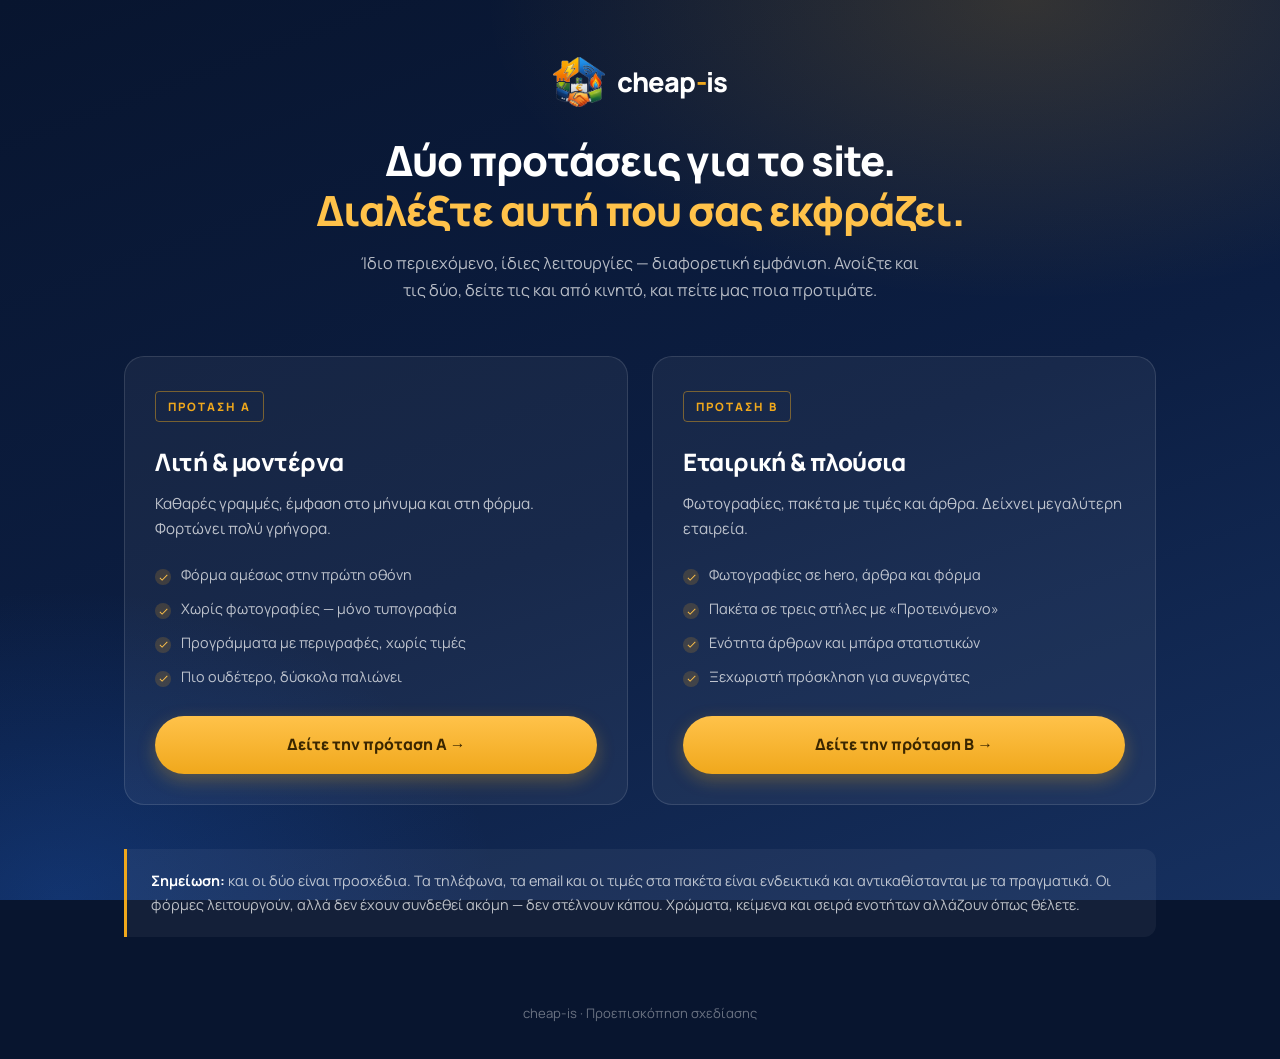
<file: index.html>
<!DOCTYPE html>
<html lang="el">
<head>
<meta charset="UTF-8">
<meta name="viewport" content="width=device-width, initial-scale=1">
<meta name="robots" content="noindex,nofollow">
<title>cheap-is — Δύο προτάσεις σχεδίασης</title>
<meta name="description" content="Δύο προτάσεις σχεδίασης για την ιστοσελίδα cheap-is. Δείτε και τις δύο και επιλέξτε.">
<meta property="og:type" content="website">
<meta property="og:site_name" content="cheap-is">
<meta property="og:locale" content="el_GR">
<meta property="og:title" content="cheap-is — Δύο προτάσεις σχεδίασης">
<meta property="og:description" content="Δείτε και τις δύο προτάσεις για την ιστοσελίδα και πείτε μας ποια σας εκφράζει.">
<meta property="og:image" content="assets/og-image.jpg">
<meta name="theme-color" content="#08152F">
<link rel="icon" href="assets/favicon-64.png" type="image/png">
<link rel="apple-touch-icon" href="assets/favicon.png">
<link rel="stylesheet" href="fonts.css">
<style>
  :root{
    --navy-900:#08152F; --navy-800:#0C1E42; --navy-700:#16305F;
    --ink:#14213D; --body:#4A5568; --muted:#8FA0BC;
    --gold:#F0A81C; --gold-2:#FFC24A; --line:#E4E9F2;
  }
  *{box-sizing:border-box;margin:0;padding:0}
  body{
    font-family:'Manrope',-apple-system,'Segoe UI',sans-serif;
    background:var(--navy-900);color:rgba(255,255,255,.72);
    line-height:1.65;min-height:100vh;display:flex;flex-direction:column;
    -webkit-font-smoothing:antialiased;position:relative;overflow-x:hidden;
  }
  body:before{
    content:"";position:fixed;inset:0;z-index:0;
    background:
      radial-gradient(900px 500px at 80% 0%, rgba(240,168,28,.18), transparent 60%),
      radial-gradient(700px 500px at 5% 100%, rgba(30,107,230,.24), transparent 62%),
      linear-gradient(160deg,#08152F 0%,#0C1E42 55%,#16305F 100%);
  }
  .wrap{position:relative;z-index:1;width:100%;max-width:1080px;margin:0 auto;padding:56px 24px 40px;flex:1}
  header{text-align:center;margin-bottom:52px}
  .brand{display:inline-flex;align-items:center;gap:12px;margin-bottom:28px}
  .brand img{width:52px;height:52px;object-fit:contain}
  .brand span{font-size:1.7rem;font-weight:800;color:#fff;letter-spacing:-.035em}
  .brand i{color:var(--gold);font-style:normal}
  h1{
    font-size:clamp(1.7rem,4vw,2.6rem);color:#fff;font-weight:800;
    letter-spacing:-.025em;line-height:1.2;margin-bottom:14px;
  }
  h1 em{font-style:normal;color:var(--gold-2)}
  .sub{font-size:1.02rem;max-width:56ch;margin:0 auto;color:rgba(255,255,255,.7)}
  .cards{display:grid;grid-template-columns:1fr 1fr;gap:24px}
  .card{
    background:rgba(255,255,255,.05);border:1px solid rgba(255,255,255,.12);
    border-radius:20px;padding:34px 30px 30px;display:flex;flex-direction:column;
    transition:.3s;text-align:left;
  }
  .card:hover{background:rgba(255,255,255,.09);border-color:rgba(240,168,28,.5);transform:translateY(-4px)}
  .tag{
    display:inline-block;align-self:flex-start;font-size:.72rem;font-weight:800;
    letter-spacing:.18em;text-transform:uppercase;color:var(--gold);
    border:1px solid rgba(240,168,28,.45);border-radius:4px;padding:5px 12px;margin-bottom:20px;
  }
  .card h2{font-size:1.5rem;color:#fff;font-weight:800;letter-spacing:-.02em;margin-bottom:10px}
  .card > p{font-size:.95rem;margin-bottom:22px}
  ul{list-style:none;display:grid;gap:10px;margin-bottom:28px}
  li{position:relative;padding-left:26px;font-size:.9rem;color:rgba(255,255,255,.72)}
  li:before{
    content:"";position:absolute;left:0;top:6px;width:16px;height:16px;border-radius:50%;
    background:rgba(240,168,28,.18);
    background-image:url("data:image/svg+xml;utf8,<svg xmlns='http://www.w3.org/2000/svg' viewBox='0 0 24 24' fill='%23FFC24A'><path d='M9 16.2 4.8 12l-1.4 1.4L9 19 21 7l-1.4-1.4z'/></svg>");
    background-size:11px;background-repeat:no-repeat;background-position:center;
  }
  .btn{
    margin-top:auto;display:flex;align-items:center;justify-content:center;gap:9px;
    background:linear-gradient(180deg,var(--gold-2),var(--gold));color:#3A2600;
    font-weight:800;font-size:.98rem;padding:16px 24px;border-radius:99px;
    text-decoration:none;transition:.25s;box-shadow:0 6px 18px rgba(240,168,28,.3);
  }
  .btn:hover{transform:translateY(-2px);box-shadow:0 12px 28px rgba(240,168,28,.45)}
  .note{
    margin-top:44px;background:rgba(255,255,255,.05);border-left:3px solid var(--gold);
    border-radius:0 12px 12px 0;padding:20px 24px;font-size:.9rem;
  }
  .note b{color:#fff}
  footer{
    position:relative;z-index:1;text-align:center;padding:26px 24px 34px;
    font-size:.82rem;color:rgba(255,255,255,.4);
  }
  @media (max-width:760px){
    .cards{grid-template-columns:1fr}
    .wrap{padding:40px 20px 30px}
    header{margin-bottom:36px}
  }
</style>
</head>
<body>

<div class="wrap">
  <header>
    <div class="brand">
      <img src="assets/mark.png" alt="">
      <span>cheap<i>-</i>is</span>
    </div>
    <h1>Δύο προτάσεις για το site.<br><em>Διαλέξτε αυτή που σας εκφράζει.</em></h1>
    <p class="sub">
      Ίδιο περιεχόμενο, ίδιες λειτουργίες — διαφορετική εμφάνιση.
      Ανοίξτε και τις δύο, δείτε τις και από κινητό, και πείτε μας ποια προτιμάτε.
    </p>
  </header>

  <div class="cards">
    <article class="card">
      <span class="tag">Πρόταση Α</span>
      <h2>Λιτή &amp; μοντέρνα</h2>
      <p>Καθαρές γραμμές, έμφαση στο μήνυμα και στη φόρμα. Φορτώνει πολύ γρήγορα.</p>
      <ul>
        <li>Φόρμα αμέσως στην πρώτη οθόνη</li>
        <li>Χωρίς φωτογραφίες — μόνο τυπογραφία</li>
        <li>Προγράμματα με περιγραφές, χωρίς τιμές</li>
        <li>Πιο ουδέτερο, δύσκολα παλιώνει</li>
      </ul>
      <a class="btn" href="a/">Δείτε την πρόταση Α →</a>
    </article>

    <article class="card">
      <span class="tag">Πρόταση Β</span>
      <h2>Εταιρική &amp; πλούσια</h2>
      <p>Φωτογραφίες, πακέτα με τιμές και άρθρα. Δείχνει μεγαλύτερη εταιρεία.</p>
      <ul>
        <li>Φωτογραφίες σε hero, άρθρα και φόρμα</li>
        <li>Πακέτα σε τρεις στήλες με «Προτεινόμενο»</li>
        <li>Ενότητα άρθρων και μπάρα στατιστικών</li>
        <li>Ξεχωριστή πρόσκληση για συνεργάτες</li>
      </ul>
      <a class="btn" href="b/">Δείτε την πρόταση Β →</a>
    </article>
  </div>

  <div class="note">
    <b>Σημείωση:</b> και οι δύο είναι προσχέδια. Τα τηλέφωνα, τα email και οι τιμές
    στα πακέτα είναι ενδεικτικά και αντικαθίστανται με τα πραγματικά. Οι φόρμες
    λειτουργούν, αλλά δεν έχουν συνδεθεί ακόμη — δεν στέλνουν κάπου. Χρώματα,
    κείμενα και σειρά ενοτήτων αλλάζουν όπως θέλετε.
  </div>
</div>

<footer>cheap-is · Προεπισκόπηση σχεδίασης</footer>

</body>
</html>
</file>
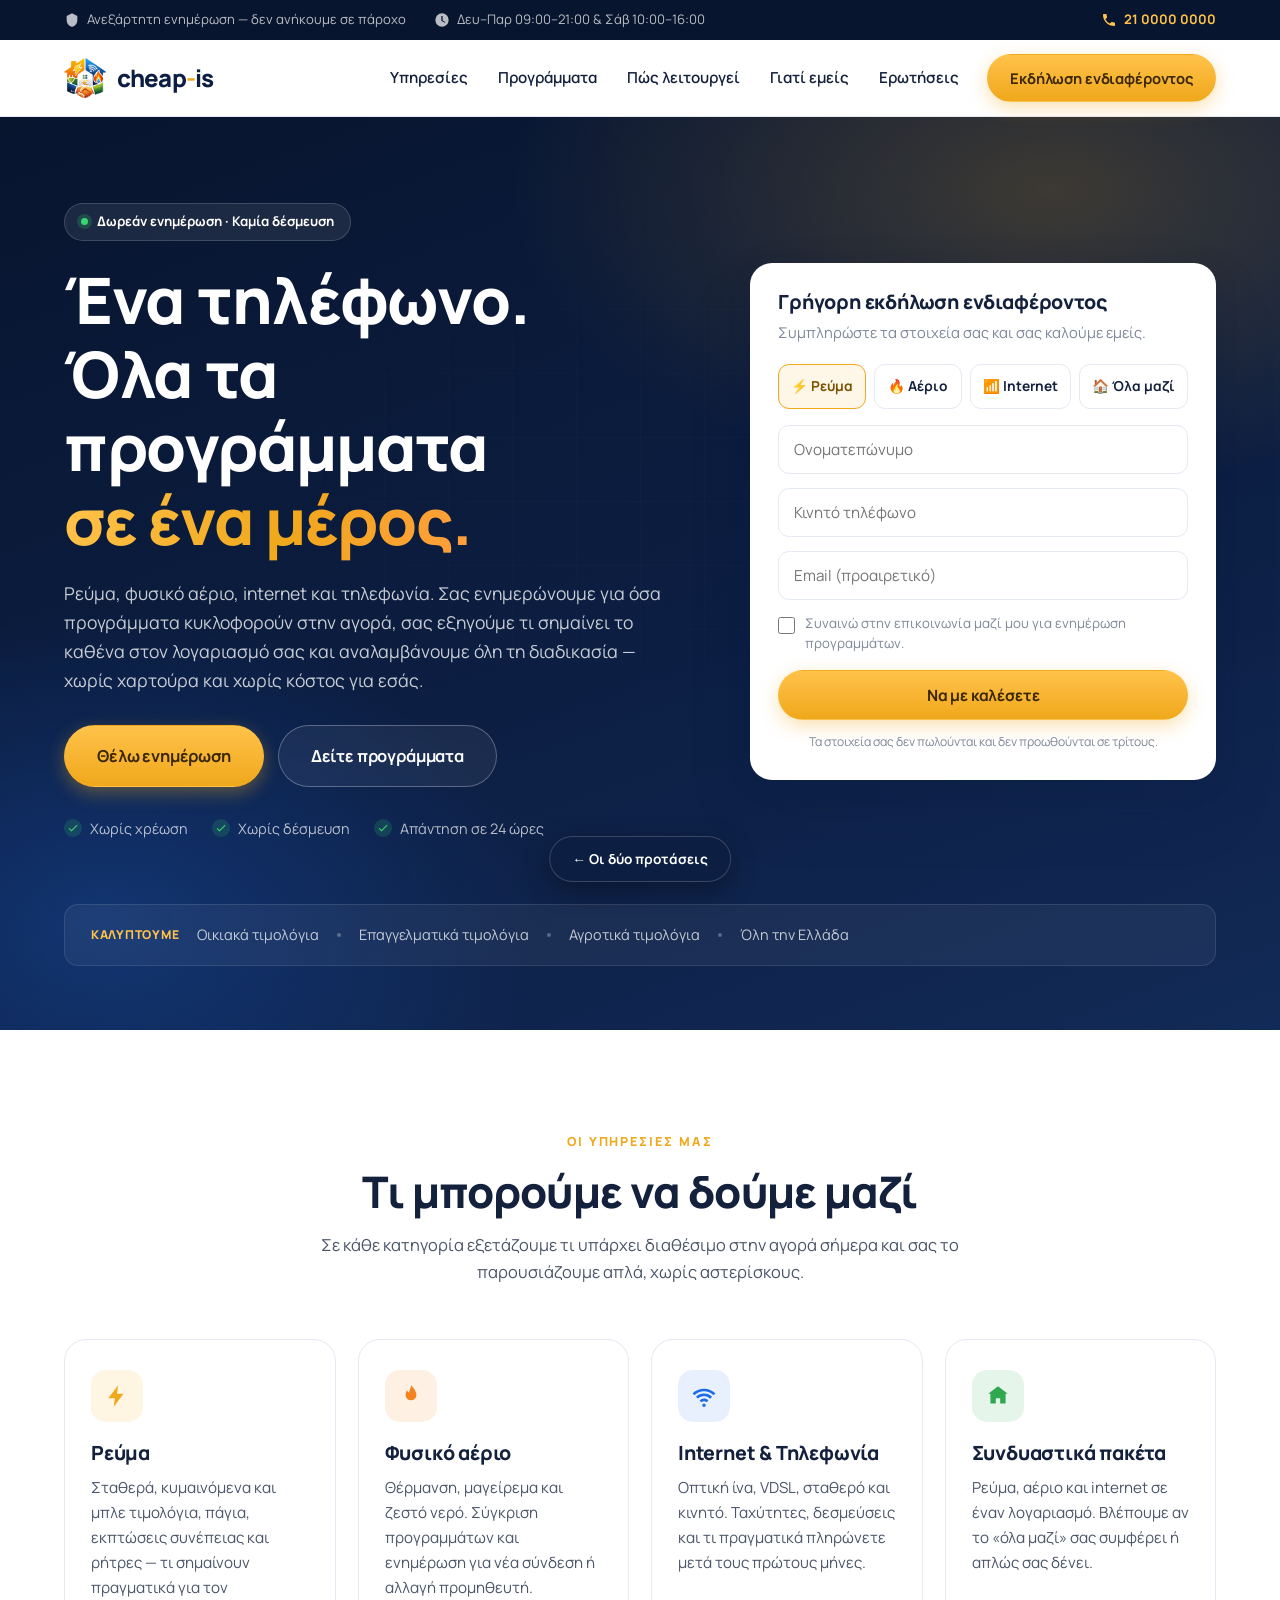
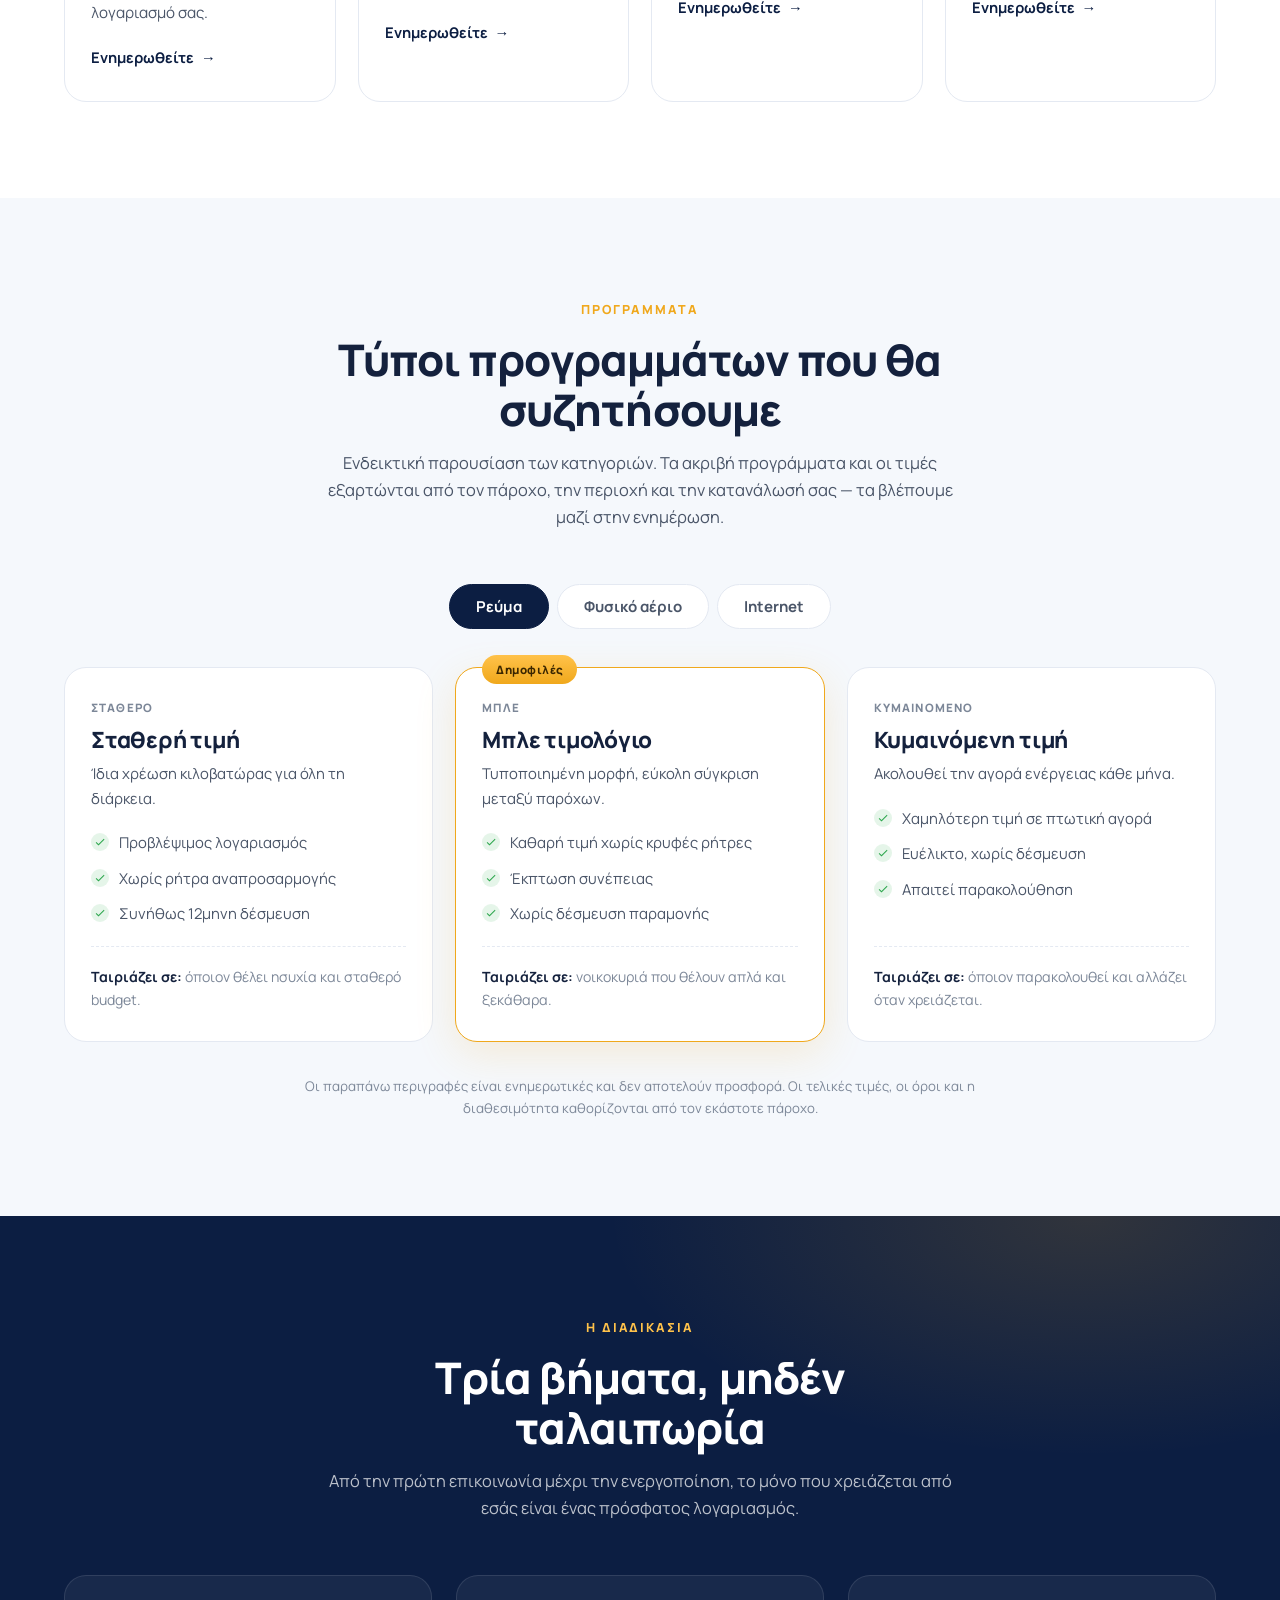
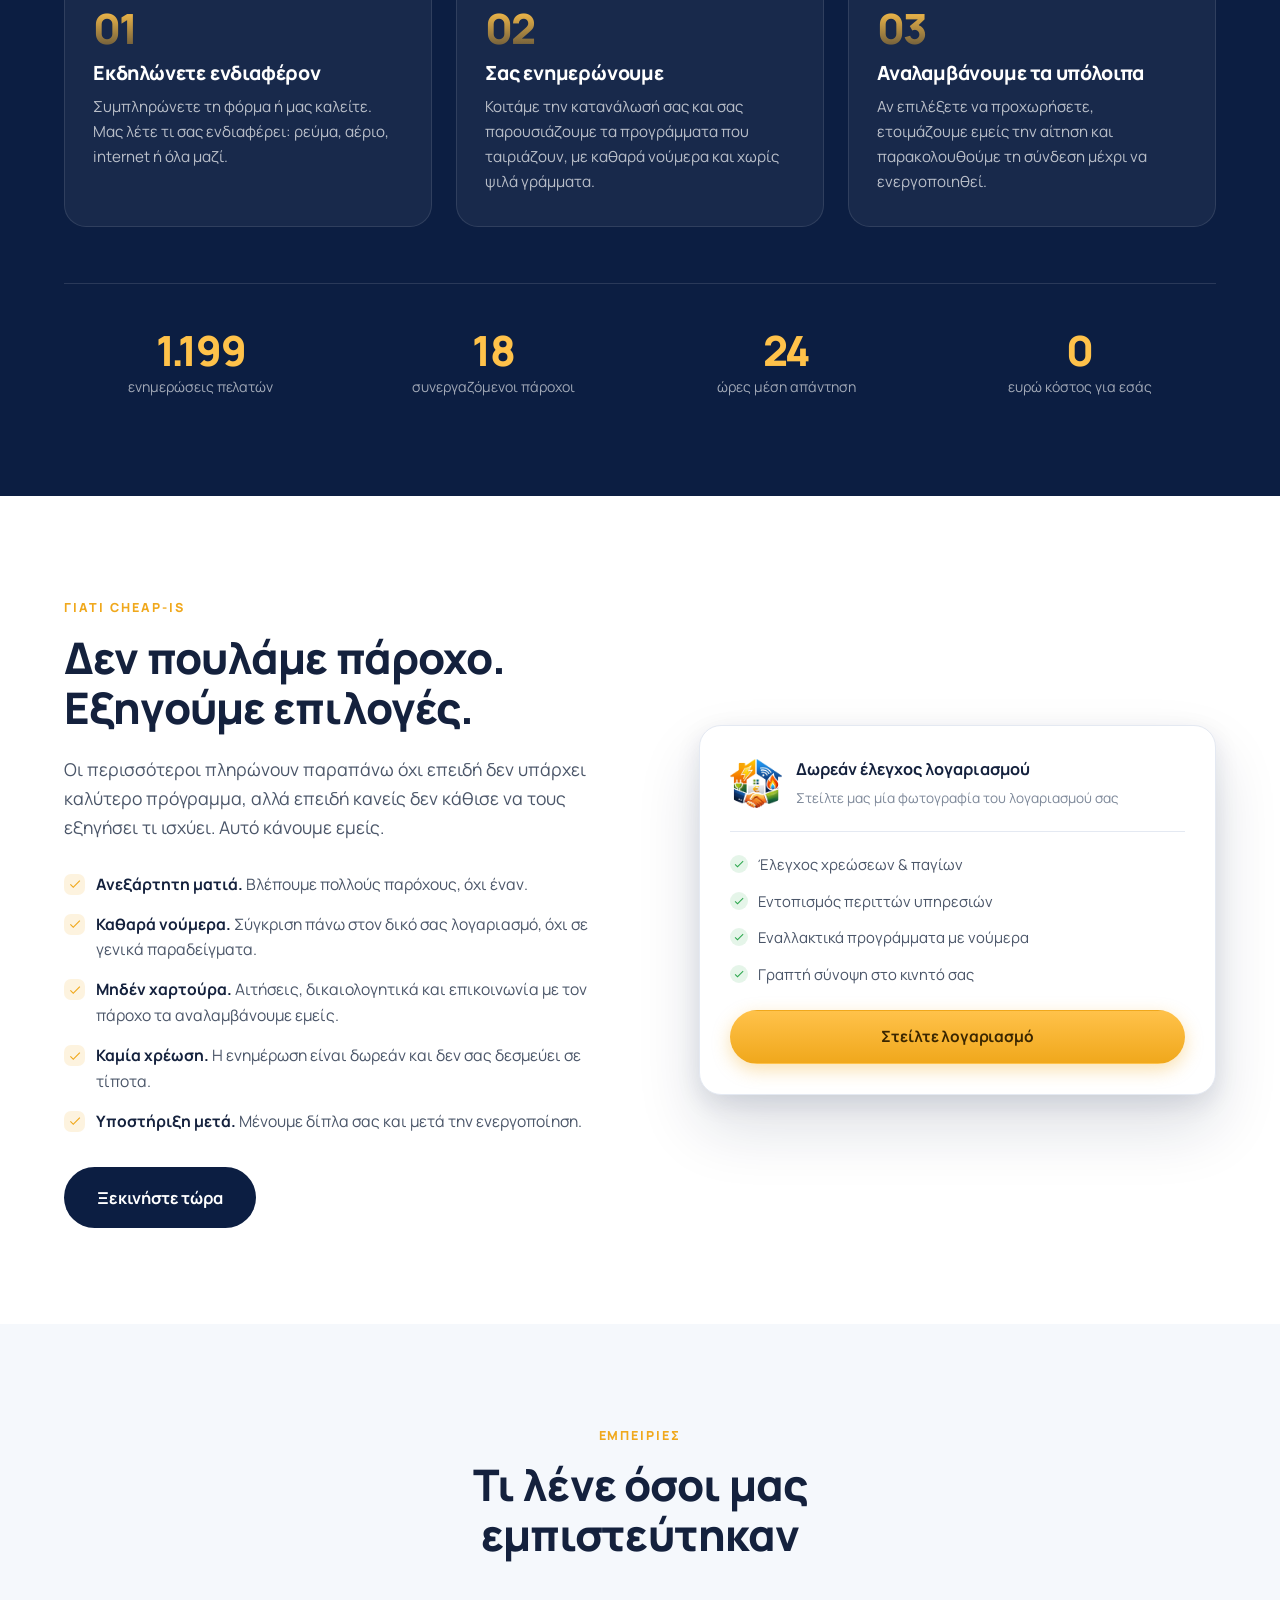
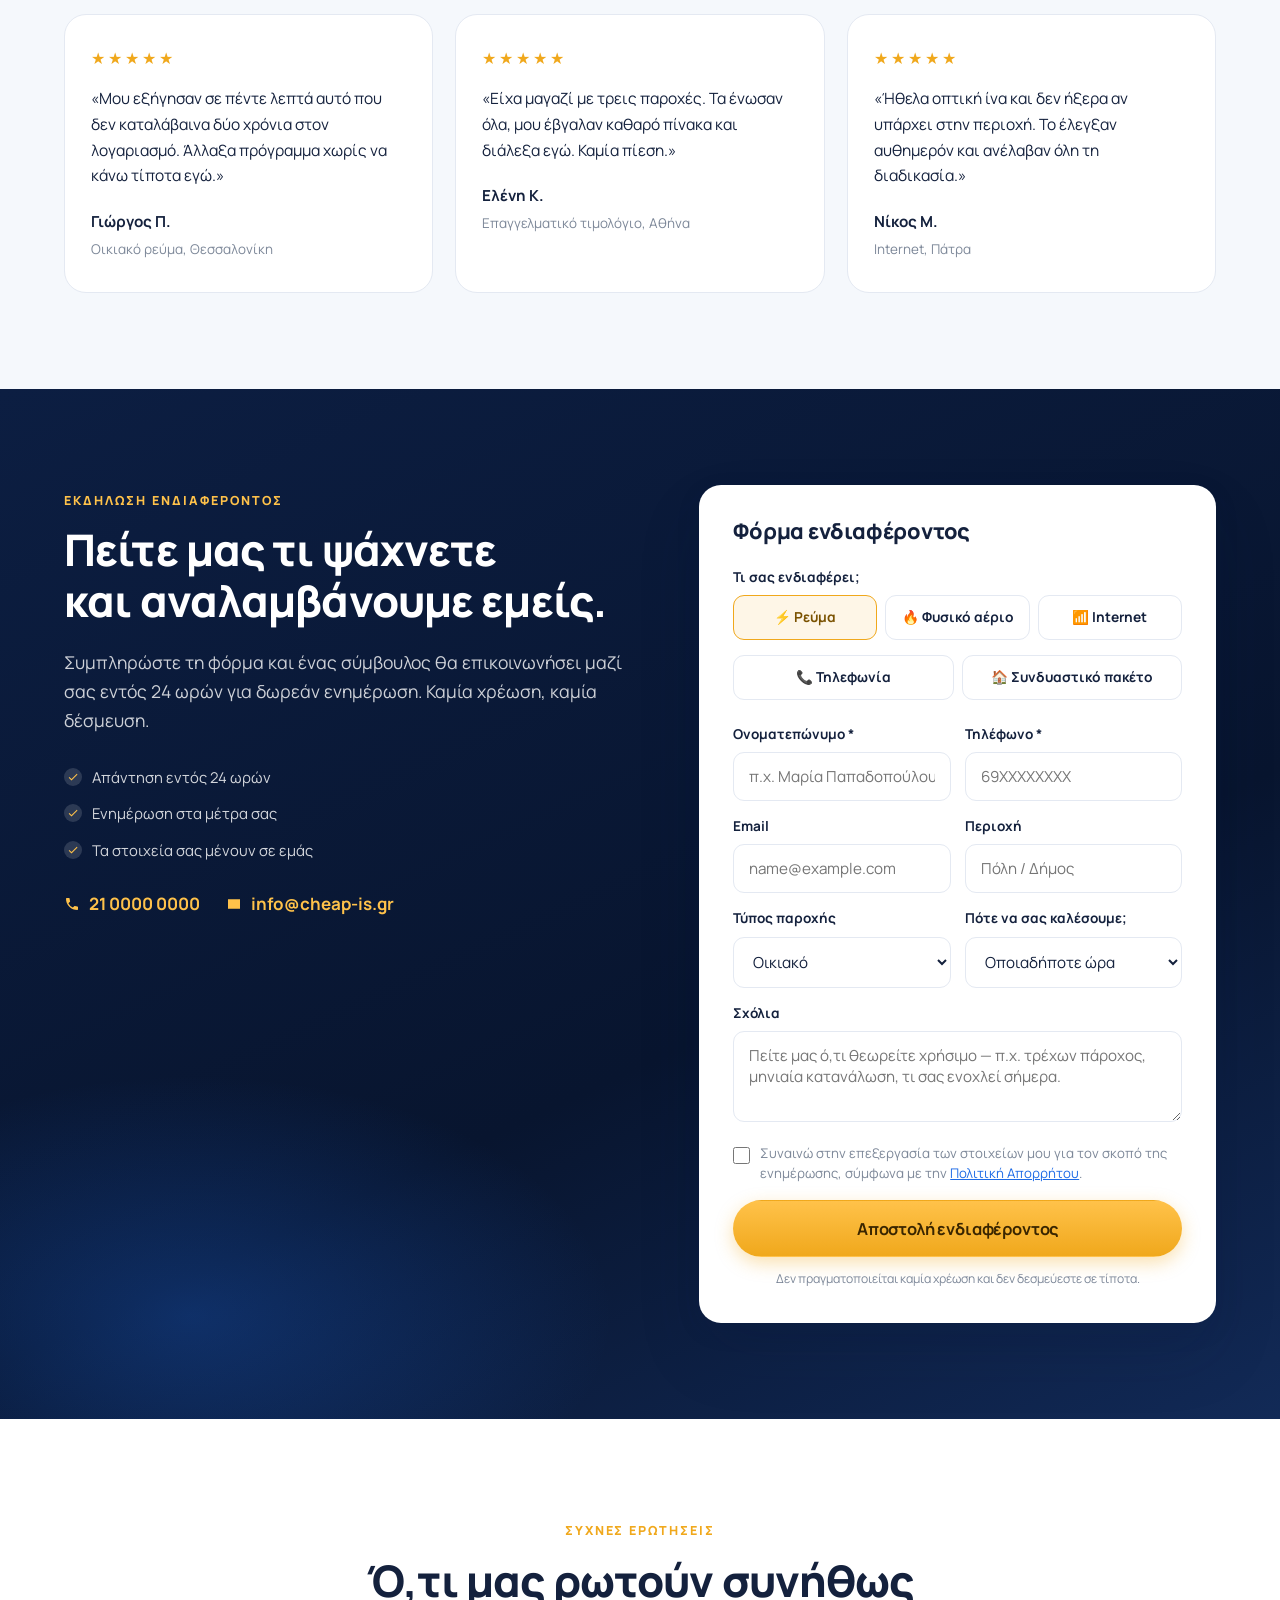
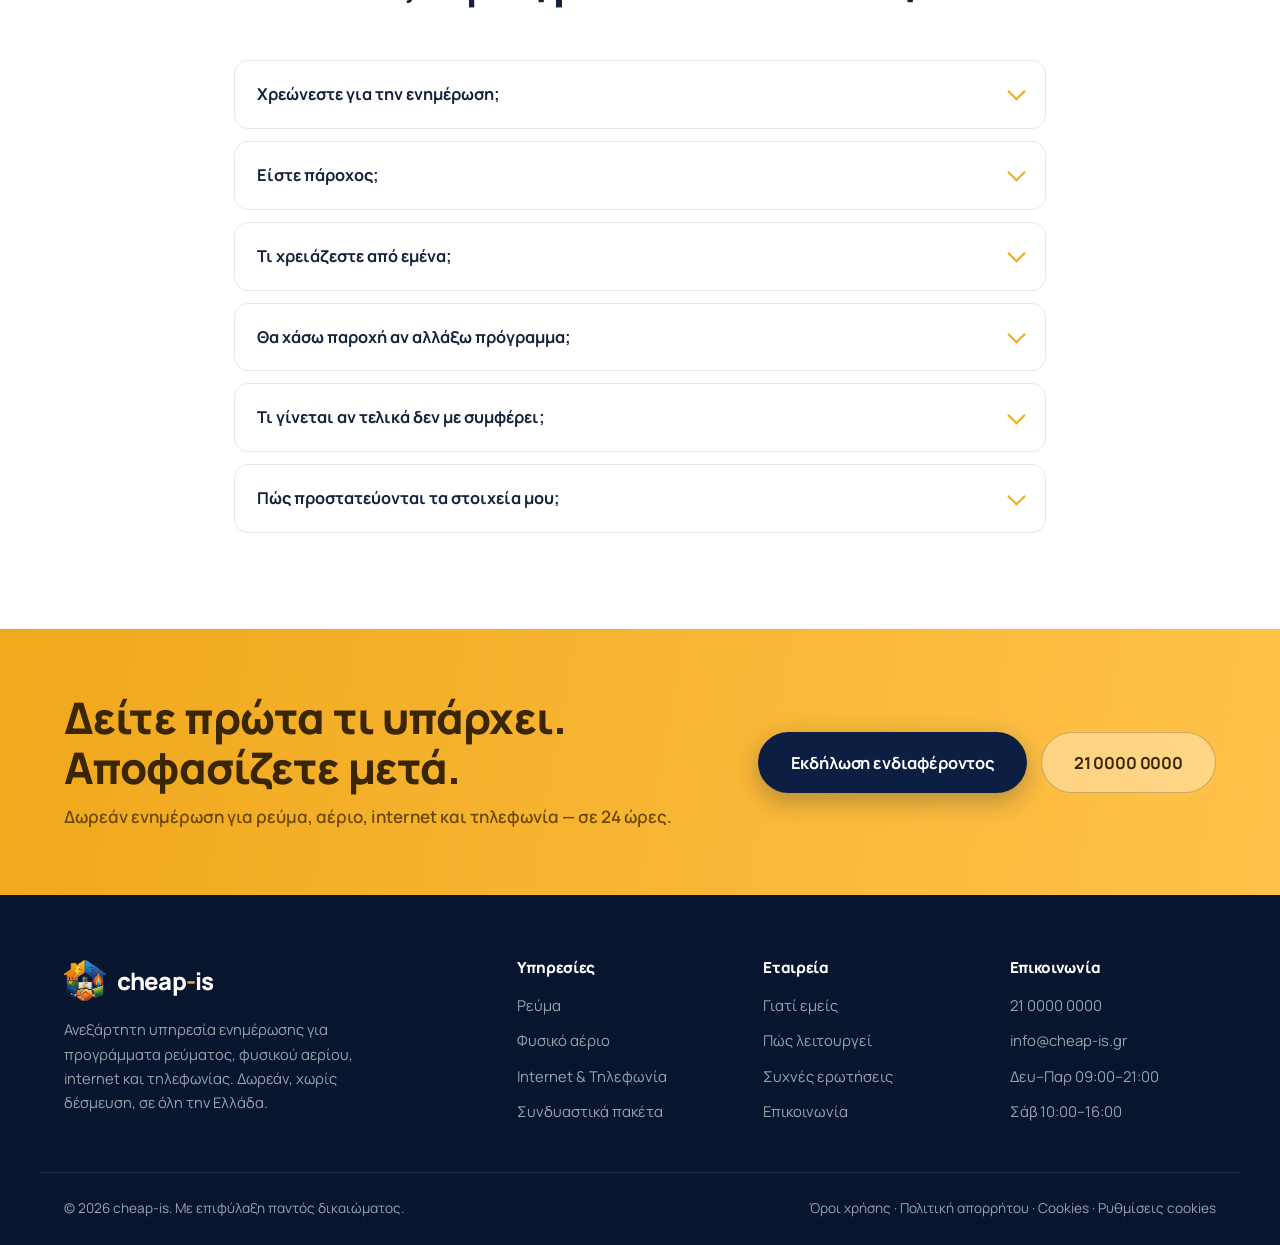
<file: a/index.html>
<!DOCTYPE html>
<html lang="el">
<head>
<meta charset="UTF-8">
<meta name="robots" content="noindex,nofollow">
<meta name="viewport" content="width=device-width, initial-scale=1">
<title>cheap-is | Ενημέρωση προγραμμάτων ρεύματος, αερίου &amp; internet</title>
<meta name="description" content="Η cheap-is σας ενημερώνει για τα διαθέσιμα προγράμματα ρεύματος, φυσικού αερίου, internet και τηλεφωνίας και αναλαμβάνει όλη τη διαδικασία. Δωρεάν ενημέρωση, χωρίς καμία δέσμευση.">
<!-- Προεπισκόπηση σε WhatsApp, Viber, Messenger, Facebook, X, LinkedIn, Telegram, iMessage -->
<meta property="og:type" content="website">
<meta property="og:site_name" content="cheap-is">
<meta property="og:locale" content="el_GR">
<meta property="og:url" content="https://cheap-is.gr/">
<meta property="og:title" content="cheap-is | Ρεύμα, αέριο & internet — όλα τα προγράμματα σε ένα μέρος">
<meta property="og:description" content="Δωρεάν ενημέρωση για προγράμματα ρεύματος, φυσικού αερίου, internet και τηλεφωνίας. Χωρίς δέσμευση, χωρίς χρέωση, απάντηση σε 24 ώρες.">
<meta property="og:image" content="https://cheap-is.gr/assets/og-image.jpg">
<meta property="og:image:width" content="1200">
<meta property="og:image:height" content="630">
<meta property="og:image:alt" content="cheap-is — ρεύμα, αέριο, internet σε ένα μέρος">
<meta name="twitter:card" content="summary_large_image">
<meta name="twitter:title" content="cheap-is | Ρεύμα, αέριο & internet — όλα τα προγράμματα σε ένα μέρος">
<meta name="twitter:description" content="Δωρεάν ενημέρωση για προγράμματα ρεύματος, φυσικού αερίου, internet και τηλεφωνίας. Χωρίς δέσμευση, χωρίς χρέωση, απάντηση σε 24 ώρες.">
<meta name="twitter:image" content="https://cheap-is.gr/assets/og-image.jpg">
<meta name="theme-color" content="#08152F">
<link rel="canonical" href="https://cheap-is.gr/">
<link rel="apple-touch-icon" href="assets/favicon.png">
<link rel="icon" href="assets/favicon-64.png" type="image/png">
<link rel="stylesheet" href="fonts.css">
<link rel="stylesheet" href="styles.css">
</head>
<body>

<!-- ===== TOP BAR ===== -->
<div class="topbar">
  <div class="container topbar__in">
    <span class="topbar__item"><svg class="ic" viewBox="0 0 24 24"><path d="M12 2 4 6v6c0 5 3.4 9.4 8 10 4.6-.6 8-5 8-10V6l-8-4Z"/></svg> Ανεξάρτητη ενημέρωση — δεν ανήκουμε σε πάροχο</span>
    <span class="topbar__item topbar__item--hide"><svg class="ic" viewBox="0 0 24 24"><path d="M12 2a10 10 0 1 0 0 20 10 10 0 0 0 0-20Zm1 10.6 4 2.3-.8 1.4-5.2-3V6h2v6.6Z"/></svg> Δευ–Παρ 09:00–21:00 &amp; Σάβ 10:00–16:00</span>
    <a class="topbar__phone" href="tel:+302100000000"><svg class="ic" viewBox="0 0 24 24"><path d="M6.6 10.8a15 15 0 0 0 6.6 6.6l2.2-2.2c.3-.3.7-.4 1-.2 1.2.4 2.4.6 3.6.6.6 0 1 .4 1 1V20c0 .6-.4 1-1 1A17 17 0 0 1 3 4c0-.6.4-1 1-1h3.5c.6 0 1 .4 1 1 0 1.3.2 2.5.6 3.6.1.4 0 .8-.2 1l-2.3 2.2Z"/></svg> 21 0000 0000</a>
  </div>
</div>

<!-- ===== HEADER ===== -->
<header class="header" id="header">
  <div class="container header__in">
    <a href="#" class="brand" aria-label="cheap-is αρχική">
      <img src="assets/mark.png" alt="" class="brand__mark">
      <span class="brand__text">cheap<span class="brand__dash">-</span>is</span>
    </a>

    <nav class="nav" id="nav">
      <a href="#ypiresies">Υπηρεσίες</a>
      <a href="#programmata">Προγράμματα</a>
      <a href="#pws">Πώς λειτουργεί</a>
      <a href="#giati">Γιατί εμείς</a>
      <a href="#faq">Ερωτήσεις</a>
      <a href="#endiaferon" class="btn btn--gold nav__cta">Εκδήλωση ενδιαφέροντος</a>
    </nav>

    <a href="#endiaferon" class="btn btn--gold header__cta">Εκδήλωση ενδιαφέροντος</a>
    <button class="burger" id="burger" aria-label="Μενού" aria-expanded="false"><span></span><span></span><span></span></button>
  </div>
</header>

<!-- ===== HERO ===== -->
<section class="hero">
  <div class="hero__bg" aria-hidden="true"></div>
  <div class="container hero__in">
    <div class="hero__copy reveal">
      <span class="eyebrow"><i></i> Δωρεάν ενημέρωση · Καμία δέσμευση</span>
      <h1>Ένα τηλέφωνο.<br>Όλα τα προγράμματα<br><span class="grad">σε ένα μέρος.</span></h1>
      <p class="lead">
        Ρεύμα, φυσικό αέριο, internet και τηλεφωνία. Σας ενημερώνουμε για όσα προγράμματα
        κυκλοφορούν στην αγορά, σας εξηγούμε τι σημαίνει το καθένα στον λογαριασμό σας
        και αναλαμβάνουμε όλη τη διαδικασία — χωρίς χαρτούρα και χωρίς κόστος για εσάς.
      </p>
      <div class="hero__cta">
        <a href="#endiaferon" class="btn btn--gold btn--lg">Θέλω ενημέρωση</a>
        <a href="#programmata" class="btn btn--ghost btn--lg">Δείτε προγράμματα</a>
      </div>
      <ul class="hero__ticks">
        <li>Χωρίς χρέωση</li>
        <li>Χωρίς δέσμευση</li>
        <li>Απάντηση σε 24 ώρες</li>
      </ul>
    </div>

    <aside class="hero__card reveal" style="--d:.15s">
      <div class="qcard">
        <div class="qcard__head">
          <h3>Γρήγορη εκδήλωση ενδιαφέροντος</h3>
          <p>Συμπληρώστε τα στοιχεία σας και σας καλούμε εμείς.</p>
        </div>
        <form class="qcard__form" data-lead-form data-form-id="hero">
          <div class="chips" role="group" aria-label="Κατηγορία">
            <label class="chip"><input type="radio" name="katigoria" value="Ρεύμα" checked><span>⚡ Ρεύμα</span></label>
            <label class="chip"><input type="radio" name="katigoria" value="Φυσικό αέριο"><span>🔥 Αέριο</span></label>
            <label class="chip"><input type="radio" name="katigoria" value="Internet &amp; Τηλεφωνία"><span>📶 Internet</span></label>
            <label class="chip"><input type="radio" name="katigoria" value="Συνδυαστικό πακέτο"><span>🏠 Όλα μαζί</span></label>
          </div>
          <div class="field"><input type="text" name="onoma" placeholder="Ονοματεπώνυμο" required autocomplete="name"></div>
          <div class="field"><input type="tel" name="tilefono" placeholder="Κινητό τηλέφωνο" required autocomplete="tel" inputmode="tel"></div>
          <div class="field"><input type="email" name="email" placeholder="Email (προαιρετικό)" autocomplete="email"></div>
          <div class="hp" aria-hidden="true"><label>Website<input type="text" name="website" tabindex="-1" autocomplete="off"></label></div>
          <label class="consent">
            <input type="checkbox" name="synainesi" required>
            <span>Συναινώ στην επικοινωνία μαζί μου για ενημέρωση προγραμμάτων.</span>
          </label>
          <button type="submit" class="btn btn--gold btn--block">Να με καλέσετε</button>
          <p class="qcard__note">Τα στοιχεία σας δεν πωλούνται και δεν προωθούνται σε τρίτους.</p>
        </form>
      </div>
    </aside>
  </div>

  <div class="container">
    <div class="trustbar reveal">
      <span class="trustbar__label">Καλύπτουμε</span>
      <span class="trustbar__item">Οικιακά τιμολόγια</span>
      <span class="trustbar__dot"></span>
      <span class="trustbar__item">Επαγγελματικά τιμολόγια</span>
      <span class="trustbar__dot"></span>
      <span class="trustbar__item">Αγροτικά τιμολόγια</span>
      <span class="trustbar__dot"></span>
      <span class="trustbar__item">Όλη την Ελλάδα</span>
    </div>
  </div>
</section>

<!-- ===== ΥΠΗΡΕΣΙΕΣ ===== -->
<section class="section" id="ypiresies">
  <div class="container">
    <div class="sec-head reveal">
      <span class="kicker">Οι υπηρεσίες μας</span>
      <h2>Τι μπορούμε να δούμε μαζί</h2>
      <p>Σε κάθε κατηγορία εξετάζουμε τι υπάρχει διαθέσιμο στην αγορά σήμερα και σας το παρουσιάζουμε απλά, χωρίς αστερίσκους.</p>
    </div>

    <div class="grid grid--4">
      <article class="scard reveal">
        <div class="scard__ic scard__ic--amber"><svg viewBox="0 0 24 24"><path d="M13 2 4 14h6l-1 8 9-12h-6l1-8Z"/></svg></div>
        <h3>Ρεύμα</h3>
        <p>Σταθερά, κυμαινόμενα και μπλε τιμολόγια, πάγια, εκπτώσεις συνέπειας και ρήτρες — τι σημαίνουν πραγματικά για τον λογαριασμό σας.</p>
        <a href="#endiaferon" class="link">Ενημερωθείτε <span>→</span></a>
      </article>

      <article class="scard reveal" style="--d:.06s">
        <div class="scard__ic scard__ic--orange"><svg viewBox="0 0 24 24"><path d="M12 2s5 4.5 5 9a5 5 0 0 1-10 0c0-1.6.6-3 1.4-4.2.3 1.2 1 2 2 2.2C10 7 12 5 12 2Z"/></svg></div>
        <h3>Φυσικό αέριο</h3>
        <p>Θέρμανση, μαγείρεμα και ζεστό νερό. Σύγκριση προγραμμάτων και ενημέρωση για νέα σύνδεση ή αλλαγή προμηθευτή.</p>
        <a href="#endiaferon" class="link">Ενημερωθείτε <span>→</span></a>
      </article>

      <article class="scard reveal" style="--d:.12s">
        <div class="scard__ic scard__ic--blue"><svg viewBox="0 0 24 24"><path d="M12 19a1.6 1.6 0 1 0 0 3.2A1.6 1.6 0 0 0 12 19Zm0-4.6c1.6 0 3 .6 4.1 1.7l-1.7 1.7A3.4 3.4 0 0 0 12 16.8c-.9 0-1.8.4-2.4 1l-1.7-1.7A5.8 5.8 0 0 1 12 14.4Zm0-4.6c2.8 0 5.4 1.1 7.4 3l-1.7 1.7A8 8 0 0 0 12 12a8 8 0 0 0-5.7 2.4L4.6 12.8a10.4 10.4 0 0 1 7.4-3Zm0-4.6c4.1 0 7.8 1.7 10.5 4.3l-1.7 1.7A12.7 12.7 0 0 0 12 7.6a12.7 12.7 0 0 0-8.8 3.6L1.5 9.5A14.9 14.9 0 0 1 12 5.2Z"/></svg></div>
        <h3>Internet &amp; Τηλεφωνία</h3>
        <p>Οπτική ίνα, VDSL, σταθερό και κινητό. Ταχύτητες, δεσμεύσεις και τι πραγματικά πληρώνετε μετά τους πρώτους μήνες.</p>
        <a href="#endiaferon" class="link">Ενημερωθείτε <span>→</span></a>
      </article>

      <article class="scard reveal" style="--d:.18s">
        <div class="scard__ic scard__ic--green"><svg viewBox="0 0 24 24"><path d="M12 3 3 10h2v9h5v-5h4v5h5v-9h2L12 3Z"/></svg></div>
        <h3>Συνδυαστικά πακέτα</h3>
        <p>Ρεύμα, αέριο και internet σε έναν λογαριασμό. Βλέπουμε αν το «όλα μαζί» σας συμφέρει ή απλώς σας δένει.</p>
        <a href="#endiaferon" class="link">Ενημερωθείτε <span>→</span></a>
      </article>
    </div>
  </div>
</section>

<!-- ===== ΠΡΟΓΡΑΜΜΑΤΑ ===== -->
<section class="section section--soft" id="programmata">
  <div class="container">
    <div class="sec-head reveal">
      <span class="kicker">Προγράμματα</span>
      <h2>Τύποι προγραμμάτων που θα συζητήσουμε</h2>
      <p>Ενδεικτική παρουσίαση των κατηγοριών. Τα ακριβή προγράμματα και οι τιμές εξαρτώνται από τον πάροχο, την περιοχή και την κατανάλωσή σας — τα βλέπουμε μαζί στην ενημέρωση.</p>
    </div>

    <div class="tabs reveal" role="tablist">
      <button class="tab is-active" role="tab" data-tab="revma">Ρεύμα</button>
      <button class="tab" role="tab" data-tab="aerio">Φυσικό αέριο</button>
      <button class="tab" role="tab" data-tab="net">Internet</button>
    </div>

    <div class="panels">
      <!-- ΡΕΥΜΑ -->
      <div class="panel is-active" data-panel="revma">
        <div class="grid grid--3">
          <article class="pcard reveal">
            <span class="pcard__tag">Σταθερό</span>
            <h3>Σταθερή τιμή</h3>
            <p class="pcard__sub">Ίδια χρέωση κιλοβατώρας για όλη τη διάρκεια.</p>
            <ul class="ticks">
              <li>Προβλέψιμος λογαριασμός</li>
              <li>Χωρίς ρήτρα αναπροσαρμογής</li>
              <li>Συνήθως 12μηνη δέσμευση</li>
            </ul>
            <p class="pcard__for"><b>Ταιριάζει σε:</b> όποιον θέλει ησυχία και σταθερό budget.</p>
          </article>

          <article class="pcard pcard--hot reveal" style="--d:.06s">
            <span class="pcard__flag">Δημοφιλές</span>
            <span class="pcard__tag">Μπλε</span>
            <h3>Μπλε τιμολόγιο</h3>
            <p class="pcard__sub">Τυποποιημένη μορφή, εύκολη σύγκριση μεταξύ παρόχων.</p>
            <ul class="ticks">
              <li>Καθαρή τιμή χωρίς κρυφές ρήτρες</li>
              <li>Έκπτωση συνέπειας</li>
              <li>Χωρίς δέσμευση παραμονής</li>
            </ul>
            <p class="pcard__for"><b>Ταιριάζει σε:</b> νοικοκυριά που θέλουν απλά και ξεκάθαρα.</p>
          </article>

          <article class="pcard reveal" style="--d:.12s">
            <span class="pcard__tag">Κυμαινόμενο</span>
            <h3>Κυμαινόμενη τιμή</h3>
            <p class="pcard__sub">Ακολουθεί την αγορά ενέργειας κάθε μήνα.</p>
            <ul class="ticks">
              <li>Χαμηλότερη τιμή σε πτωτική αγορά</li>
              <li>Ευέλικτο, χωρίς δέσμευση</li>
              <li>Απαιτεί παρακολούθηση</li>
            </ul>
            <p class="pcard__for"><b>Ταιριάζει σε:</b> όποιον παρακολουθεί και αλλάζει όταν χρειάζεται.</p>
          </article>
        </div>
      </div>

      <!-- ΑΕΡΙΟ -->
      <div class="panel" data-panel="aerio">
        <div class="grid grid--3">
          <article class="pcard reveal">
            <span class="pcard__tag">Θέρμανση</span>
            <h3>Πρόγραμμα θέρμανσης</h3>
            <p class="pcard__sub">Για κατοικίες με αυτονομία ή κεντρική θέρμανση αερίου.</p>
            <ul class="ticks">
              <li>Χαμηλότερη χρέωση τη χειμερινή περίοδο</li>
              <li>Δυνατότητα δόσεων στους λογαριασμούς</li>
              <li>Έκπτωση εμπρόθεσμης εξόφλησης</li>
            </ul>
            <p class="pcard__for"><b>Ταιριάζει σε:</b> σπίτια με υψηλή χειμερινή κατανάλωση.</p>
          </article>

          <article class="pcard pcard--hot reveal" style="--d:.06s">
            <span class="pcard__flag">Δημοφιλές</span>
            <span class="pcard__tag">Σταθερό</span>
            <h3>Σταθερή τιμή αερίου</h3>
            <p class="pcard__sub">Κλειδωμένη τιμή για 12 μήνες.</p>
            <ul class="ticks">
              <li>Προστασία από αυξήσεις</li>
              <li>Σταθερό πάγιο</li>
              <li>Συνδυάζεται με ρεύμα</li>
            </ul>
            <p class="pcard__for"><b>Ταιριάζει σε:</b> όποιον θέλει σιγουριά μέσα στον χειμώνα.</p>
          </article>

          <article class="pcard reveal" style="--d:.12s">
            <span class="pcard__tag">Νέα σύνδεση</span>
            <h3>Πρώτη σύνδεση</h3>
            <p class="pcard__sub">Ενημέρωση για τη διαδικασία και το κόστος σύνδεσης.</p>
            <ul class="ticks">
              <li>Έλεγχος διαθεσιμότητας δικτύου</li>
              <li>Δικαιολογητικά &amp; βήματα</li>
              <li>Προγράμματα εσωτερικής εγκατάστασης</li>
            </ul>
            <p class="pcard__for"><b>Ταιριάζει σε:</b> όσους περνούν πρώτη φορά σε αέριο.</p>
          </article>
        </div>
      </div>

      <!-- INTERNET -->
      <div class="panel" data-panel="net">
        <div class="grid grid--3">
          <article class="pcard reveal">
            <span class="pcard__tag">VDSL</span>
            <h3>Έως 100 Mbps</h3>
            <p class="pcard__sub">Η βασική επιλογή για καθημερινή χρήση.</p>
            <ul class="ticks">
              <li>Απεριόριστα αστικά &amp; υπεραστικά</li>
              <li>Δωρεάν router</li>
              <li>Άμεση διαθεσιμότητα σχεδόν παντού</li>
            </ul>
            <p class="pcard__for"><b>Ταιριάζει σε:</b> 1–3 άτομα, streaming και browsing.</p>
          </article>

          <article class="pcard pcard--hot reveal" style="--d:.06s">
            <span class="pcard__flag">Δημοφιλές</span>
            <span class="pcard__tag">Οπτική ίνα</span>
            <h3>Έως 500 Mbps</h3>
            <p class="pcard__sub">Fiber to the Home, εκεί που υπάρχει διαθεσιμότητα.</p>
            <ul class="ticks">
              <li>Σταθερή ταχύτητα σε πολλές συσκευές</li>
              <li>Ιδανικό για τηλεργασία &amp; gaming</li>
              <li>Πακέτα με κινητή τηλεφωνία</li>
            </ul>
            <p class="pcard__for"><b>Ταιριάζει σε:</b> οικογένειες και όσους δουλεύουν από το σπίτι.</p>
          </article>

          <article class="pcard reveal" style="--d:.12s">
            <span class="pcard__tag">Επαγγελματικά</span>
            <h3>Business πακέτα</h3>
            <p class="pcard__sub">Σύνδεση για γραφείο, κατάστημα ή επιχείρηση.</p>
            <ul class="ticks">
              <li>Στατική IP &amp; προτεραιότητα βλαβών</li>
              <li>Συνδυασμός με εταιρικά κινητά</li>
              <li>Τιμολόγηση με ΑΦΜ επιχείρησης</li>
            </ul>
            <p class="pcard__for"><b>Ταιριάζει σε:</b> μικρές και μεσαίες επιχειρήσεις.</p>
          </article>
        </div>
      </div>
    </div>

    <p class="disclaimer reveal">Οι παραπάνω περιγραφές είναι ενημερωτικές και δεν αποτελούν προσφορά. Οι τελικές τιμές, οι όροι και η διαθεσιμότητα καθορίζονται από τον εκάστοτε πάροχο.</p>
  </div>
</section>

<!-- ===== ΠΩΣ ΛΕΙΤΟΥΡΓΕΙ ===== -->
<section class="section section--dark" id="pws">
  <div class="container">
    <div class="sec-head sec-head--light reveal">
      <span class="kicker kicker--light">Η διαδικασία</span>
      <h2>Τρία βήματα, μηδέν ταλαιπωρία</h2>
      <p>Από την πρώτη επικοινωνία μέχρι την ενεργοποίηση, το μόνο που χρειάζεται από εσάς είναι ένας πρόσφατος λογαριασμός.</p>
    </div>

    <div class="steps">
      <article class="step reveal">
        <span class="step__n">01</span>
        <h3>Εκδηλώνετε ενδιαφέρον</h3>
        <p>Συμπληρώνετε τη φόρμα ή μας καλείτε. Μας λέτε τι σας ενδιαφέρει: ρεύμα, αέριο, internet ή όλα μαζί.</p>
      </article>
      <article class="step reveal" style="--d:.08s">
        <span class="step__n">02</span>
        <h3>Σας ενημερώνουμε</h3>
        <p>Κοιτάμε την κατανάλωσή σας και σας παρουσιάζουμε τα προγράμματα που ταιριάζουν, με καθαρά νούμερα και χωρίς ψιλά γράμματα.</p>
      </article>
      <article class="step reveal" style="--d:.16s">
        <span class="step__n">03</span>
        <h3>Αναλαμβάνουμε τα υπόλοιπα</h3>
        <p>Αν επιλέξετε να προχωρήσετε, ετοιμάζουμε εμείς την αίτηση και παρακολουθούμε τη σύνδεση μέχρι να ενεργοποιηθεί.</p>
      </article>
    </div>

    <div class="stats reveal">
      <div class="stat"><b data-count="1200">0</b><span>ενημερώσεις πελατών</span></div>
      <div class="stat"><b data-count="18">0</b><span>συνεργαζόμενοι πάροχοι</span></div>
      <div class="stat"><b data-count="24">0</b><span>ώρες μέση απάντηση</span></div>
      <div class="stat"><b data-count="0">0</b><span>ευρώ κόστος για εσάς</span></div>
    </div>
  </div>
</section>

<!-- ===== ΓΙΑΤΙ ΕΜΕΙΣ ===== -->
<section class="section" id="giati">
  <div class="container split">
    <div class="split__copy reveal">
      <span class="kicker">Γιατί cheap-is</span>
      <h2>Δεν πουλάμε πάροχο.<br>Εξηγούμε επιλογές.</h2>
      <p class="lead lead--dark">
        Οι περισσότεροι πληρώνουν παραπάνω όχι επειδή δεν υπάρχει καλύτερο πρόγραμμα,
        αλλά επειδή κανείς δεν κάθισε να τους εξηγήσει τι ισχύει. Αυτό κάνουμε εμείς.
      </p>
      <ul class="benefits">
        <li><b>Ανεξάρτητη ματιά.</b> Βλέπουμε πολλούς παρόχους, όχι έναν.</li>
        <li><b>Καθαρά νούμερα.</b> Σύγκριση πάνω στον δικό σας λογαριασμό, όχι σε γενικά παραδείγματα.</li>
        <li><b>Μηδέν χαρτούρα.</b> Αιτήσεις, δικαιολογητικά και επικοινωνία με τον πάροχο τα αναλαμβάνουμε εμείς.</li>
        <li><b>Καμία χρέωση.</b> Η ενημέρωση είναι δωρεάν και δεν σας δεσμεύει σε τίποτα.</li>
        <li><b>Υποστήριξη μετά.</b> Μένουμε δίπλα σας και μετά την ενεργοποίηση.</li>
      </ul>
      <a href="#endiaferon" class="btn btn--navy btn--lg">Ξεκινήστε τώρα</a>
    </div>

    <div class="split__side reveal" style="--d:.12s">
      <div class="quote-card">
        <div class="quote-card__top">
          <img src="assets/mark.png" alt="" class="quote-card__logo">
          <div>
            <b>Δωρεάν έλεγχος λογαριασμού</b>
            <span>Στείλτε μας μία φωτογραφία του λογαριασμού σας</span>
          </div>
        </div>
        <ul class="checkrow">
          <li>Έλεγχος χρεώσεων &amp; παγίων</li>
          <li>Εντοπισμός περιττών υπηρεσιών</li>
          <li>Εναλλακτικά προγράμματα με νούμερα</li>
          <li>Γραπτή σύνοψη στο κινητό σας</li>
        </ul>
        <a href="#endiaferon" class="btn btn--gold btn--block">Στείλτε λογαριασμό</a>
      </div>
    </div>
  </div>
</section>

<!-- ===== ΜΑΡΤΥΡΙΕΣ ===== -->
<section class="section section--soft">
  <div class="container">
    <div class="sec-head reveal">
      <span class="kicker">Εμπειρίες</span>
      <h2>Τι λένε όσοι μας εμπιστεύτηκαν</h2>
    </div>
    <div class="grid grid--3">
      <article class="tcard reveal">
        <div class="stars">★★★★★</div>
        <p>«Μου εξήγησαν σε πέντε λεπτά αυτό που δεν καταλάβαινα δύο χρόνια στον λογαριασμό. Άλλαξα πρόγραμμα χωρίς να κάνω τίποτα εγώ.»</p>
        <footer><b>Γιώργος Π.</b><span>Οικιακό ρεύμα, Θεσσαλονίκη</span></footer>
      </article>
      <article class="tcard reveal" style="--d:.08s">
        <div class="stars">★★★★★</div>
        <p>«Είχα μαγαζί με τρεις παροχές. Τα ένωσαν όλα, μου έβγαλαν καθαρό πίνακα και διάλεξα εγώ. Καμία πίεση.»</p>
        <footer><b>Ελένη Κ.</b><span>Επαγγελματικό τιμολόγιο, Αθήνα</span></footer>
      </article>
      <article class="tcard reveal" style="--d:.16s">
        <div class="stars">★★★★★</div>
        <p>«Ήθελα οπτική ίνα και δεν ήξερα αν υπάρχει στην περιοχή. Το έλεγξαν αυθημερόν και ανέλαβαν όλη τη διαδικασία.»</p>
        <footer><b>Νίκος Μ.</b><span>Internet, Πάτρα</span></footer>
      </article>
    </div>
  </div>
</section>

<!-- ===== ΦΟΡΜΑ ===== -->
<section class="section section--form" id="endiaferon">
  <div class="container split split--form">
    <div class="split__copy reveal">
      <span class="kicker kicker--light">Εκδήλωση ενδιαφέροντος</span>
      <h2>Πείτε μας τι ψάχνετε<br>και αναλαμβάνουμε εμείς.</h2>
      <p class="lead lead--light">
        Συμπληρώστε τη φόρμα και ένας σύμβουλος θα επικοινωνήσει μαζί σας εντός 24 ωρών
        για δωρεάν ενημέρωση. Καμία χρέωση, καμία δέσμευση.
      </p>
      <ul class="checkrow checkrow--light">
        <li>Απάντηση εντός 24 ωρών</li>
        <li>Ενημέρωση στα μέτρα σας</li>
        <li>Τα στοιχεία σας μένουν σε εμάς</li>
      </ul>
      <div class="contactline">
        <a href="tel:+302100000000"><svg class="ic" viewBox="0 0 24 24"><path d="M6.6 10.8a15 15 0 0 0 6.6 6.6l2.2-2.2c.3-.3.7-.4 1-.2 1.2.4 2.4.6 3.6.6.6 0 1 .4 1 1V20c0 .6-.4 1-1 1A17 17 0 0 1 3 4c0-.6.4-1 1-1h3.5c.6 0 1 .4 1 1 0 1.3.2 2.5.6 3.6.1.4 0 .8-.2 1l-2.3 2.2Z"/></svg> 21 0000 0000</a>
        <a href="mailto:info@cheap-is.gr"><svg class="ic" viewBox="0 0 24 24"><path d="M3 5h18v14H3V5Zm9 7L4.5 6.8h15L12 12Z"/></svg> info@cheap-is.gr</a>
      </div>
    </div>

    <div class="split__side reveal" style="--d:.1s">
      <form class="bigform" data-lead-form data-form-id="main">
        <h3>Φόρμα ενδιαφέροντος</h3>

        <div class="field">
          <label>Τι σας ενδιαφέρει;</label>
          <div class="chips chips--wrap" role="group">
            <label class="chip"><input type="checkbox" name="endiaferon" value="Ρεύμα" checked><span>⚡ Ρεύμα</span></label>
            <label class="chip"><input type="checkbox" name="endiaferon" value="Φυσικό αέριο"><span>🔥 Φυσικό αέριο</span></label>
            <label class="chip"><input type="checkbox" name="endiaferon" value="Internet"><span>📶 Internet</span></label>
            <label class="chip"><input type="checkbox" name="endiaferon" value="Τηλεφωνία"><span>📞 Τηλεφωνία</span></label>
            <label class="chip"><input type="checkbox" name="endiaferon" value="Συνδυαστικό πακέτο"><span>🏠 Συνδυαστικό πακέτο</span></label>
          </div>
        </div>

        <div class="row">
          <div class="field"><label for="f-onoma">Ονοματεπώνυμο *</label><input id="f-onoma" type="text" name="onoma" required autocomplete="name" placeholder="π.χ. Μαρία Παπαδοπούλου"></div>
          <div class="field"><label for="f-tel">Τηλέφωνο *</label><input id="f-tel" type="tel" name="tilefono" required autocomplete="tel" inputmode="tel" placeholder="69XXXXXXXX"></div>
        </div>

        <div class="row">
          <div class="field"><label for="f-mail">Email</label><input id="f-mail" type="email" name="email" autocomplete="email" placeholder="name@example.com"></div>
          <div class="field"><label for="f-perioxi">Περιοχή</label><input id="f-perioxi" type="text" name="perioxi" placeholder="Πόλη / Δήμος"></div>
        </div>

        <div class="row">
          <div class="field">
            <label for="f-typos">Τύπος παροχής</label>
            <select id="f-typos" name="typos">
              <option>Οικιακό</option>
              <option>Επαγγελματικό</option>
              <option>Αγροτικό</option>
            </select>
          </div>
          <div class="field">
            <label for="f-wra">Πότε να σας καλέσουμε;</label>
            <select id="f-wra" name="wra">
              <option>Οποιαδήποτε ώρα</option>
              <option>Πρωί (09:00–13:00)</option>
              <option>Μεσημέρι (13:00–17:00)</option>
              <option>Απόγευμα (17:00–21:00)</option>
            </select>
          </div>
        </div>

        <div class="field">
          <label for="f-sxolia">Σχόλια</label>
          <textarea id="f-sxolia" name="sxolia" rows="3" placeholder="Πείτε μας ό,τι θεωρείτε χρήσιμο — π.χ. τρέχων πάροχος, μηνιαία κατανάλωση, τι σας ενοχλεί σήμερα."></textarea>
        </div>

        <div class="hp" aria-hidden="true"><label>Website<input type="text" name="website" tabindex="-1" autocomplete="off"></label></div>
          <label class="consent">
          <input type="checkbox" name="synainesi" required>
          <span>Συναινώ στην επεξεργασία των στοιχείων μου για τον σκοπό της ενημέρωσης, σύμφωνα με την <a href="politiki-aporritou.html" target="_blank">Πολιτική Απορρήτου</a>.</span>
        </label>

        <button type="submit" class="btn btn--gold btn--block btn--lg">Αποστολή ενδιαφέροντος</button>
        <p class="qcard__note">Δεν πραγματοποιείται καμία χρέωση και δεν δεσμεύεστε σε τίποτα.</p>
      </form>
    </div>
  </div>
</section>

<!-- ===== FAQ ===== -->
<section class="section" id="faq">
  <div class="container container--narrow">
    <div class="sec-head reveal">
      <span class="kicker">Συχνές ερωτήσεις</span>
      <h2>Ό,τι μας ρωτούν συνήθως</h2>
    </div>

    <div class="faq">
      <details class="reveal"><summary>Χρεώνεστε για την ενημέρωση;</summary><div><p>Όχι. Η ενημέρωση, η σύγκριση προγραμμάτων και η υποβολή της αίτησης είναι δωρεάν για εσάς. Δεν υπάρχει κρυφή χρέωση σε κανένα στάδιο.</p></div></details>
      <details class="reveal"><summary>Είστε πάροχος;</summary><div><p>Όχι. Η cheap-is είναι ανεξάρτητη υπηρεσία ενημέρωσης. Δεν παρέχουμε εμείς ρεύμα, αέριο ή internet — σας παρουσιάζουμε τι υπάρχει διαθέσιμο και επιλέγετε εσείς.</p></div></details>
      <details class="reveal"><summary>Τι χρειάζεστε από εμένα;</summary><div><p>Ιδανικά έναν πρόσφατο λογαριασμό (φωτογραφία αρκεί) για να δούμε την πραγματική σας κατανάλωση, και ένα τηλέφωνο επικοινωνίας. Τίποτα άλλο.</p></div></details>
      <details class="reveal"><summary>Θα χάσω παροχή αν αλλάξω πρόγραμμα;</summary><div><p>Όχι. Η αλλαγή προμηθευτή γίνεται χωρίς διακοπή. Δεν απαιτείται νέα εγκατάσταση ούτε αλλαγή μετρητή.</p></div></details>
      <details class="reveal"><summary>Τι γίνεται αν τελικά δεν με συμφέρει;</summary><div><p>Τότε σας το λέμε ευθέως και μένετε εκεί που είστε. Η δουλειά μας είναι να ξέρετε πού βρίσκεστε, όχι να αλλάξετε με κάθε κόστος.</p></div></details>
      <details class="reveal"><summary>Πώς προστατεύονται τα στοιχεία μου;</summary><div><p>Χρησιμοποιούνται αποκλειστικά για την επικοινωνία μαζί σας και την ενημέρωση που ζητήσατε. Δεν πωλούνται και δεν διαβιβάζονται σε τρίτους για διαφημιστικούς σκοπούς.</p></div></details>
    </div>
  </div>
</section>

<!-- ===== CTA ΤΕΛΙΚΟ ===== -->
<section class="finalcta">
  <div class="container finalcta__in reveal">
    <div>
      <h2>Δείτε πρώτα τι υπάρχει.<br>Αποφασίζετε μετά.</h2>
      <p>Δωρεάν ενημέρωση για ρεύμα, αέριο, internet και τηλεφωνία — σε 24 ώρες.</p>
    </div>
    <div class="finalcta__btns">
      <a href="#endiaferon" class="btn btn--gold btn--lg">Εκδήλωση ενδιαφέροντος</a>
      <a href="tel:+302100000000" class="btn btn--ghost btn--lg">21 0000 0000</a>
    </div>
  </div>
</section>

<!-- ===== FOOTER ===== -->
<footer class="footer">
  <div class="container footer__in">
    <div class="footer__brand">
      <a href="#" class="brand brand--footer">
        <img src="assets/mark.png" alt="" class="brand__mark">
        <span class="brand__text">cheap<span class="brand__dash">-</span>is</span>
      </a>
      <p>Ανεξάρτητη υπηρεσία ενημέρωσης για προγράμματα ρεύματος, φυσικού αερίου, internet και τηλεφωνίας. Δωρεάν, χωρίς δέσμευση, σε όλη την Ελλάδα.</p>
    </div>
    <div class="footer__col">
      <h4>Υπηρεσίες</h4>
      <a href="#ypiresies">Ρεύμα</a>
      <a href="#ypiresies">Φυσικό αέριο</a>
      <a href="#ypiresies">Internet &amp; Τηλεφωνία</a>
      <a href="#ypiresies">Συνδυαστικά πακέτα</a>
    </div>
    <div class="footer__col">
      <h4>Εταιρεία</h4>
      <a href="#giati">Γιατί εμείς</a>
      <a href="#pws">Πώς λειτουργεί</a>
      <a href="#faq">Συχνές ερωτήσεις</a>
      <a href="#endiaferon">Επικοινωνία</a>
    </div>
    <div class="footer__col">
      <h4>Επικοινωνία</h4>
      <a href="tel:+302100000000">21 0000 0000</a>
      <a href="mailto:info@cheap-is.gr">info@cheap-is.gr</a>
      <span>Δευ–Παρ 09:00–21:00</span>
      <span>Σάβ 10:00–16:00</span>
    </div>
  </div>
  <div class="container footer__bottom">
    <span>© <span id="year">2026</span> cheap-is. Με επιφύλαξη παντός δικαιώματος.</span>
    <span class="footer__legal"><a href="oroi-xrisis.html">Όροι χρήσης</a> · <a href="politiki-aporritou.html">Πολιτική απορρήτου</a> · <a href="cookies.html">Cookies</a> · <a href="#" data-cookie-settings>Ρυθμίσεις cookies</a></span>
  </div>
</footer>

<!-- ===== MODAL ΕΠΙΤΥΧΙΑΣ ===== -->
<div class="modal" id="okModal" hidden>
  <div class="modal__box" role="dialog" aria-modal="true">
    <div class="modal__ic"><svg viewBox="0 0 24 24"><path d="M9 16.2 4.8 12l-1.4 1.4L9 19 21 7l-1.4-1.4L9 16.2Z"/></svg></div>
    <h3 id="okTitle">Λάβαμε το ενδιαφέρον σας</h3>
    <p id="okText">Ένας σύμβουλος θα επικοινωνήσει μαζί σας εντός 24 ωρών. Ευχαριστούμε για την εμπιστοσύνη.</p>
    <button class="btn btn--navy" data-close-modal>Εντάξει</button>
  </div>
</div>

<script src="config.js"></script>
<script src="script.js"></script>
<script src="cookies.js"></script>
<a href="../" class="backtop">← Οι δύο προτάσεις</a>
<style>
.backtop{position:fixed;left:50%;transform:translateX(-50%);bottom:18px;z-index:300;
  background:#0C1E42;color:#fff;font-family:inherit;font-size:.85rem;font-weight:700;
  padding:11px 22px;border-radius:99px;box-shadow:0 8px 26px rgba(0,0,0,.35);
  border:1px solid rgba(255,255,255,.18);text-decoration:none;white-space:nowrap}
.backtop:hover{background:#16305F}
@media (max-width:520px){.backtop{font-size:.8rem;padding:10px 18px}}
</style>
</body>
</html>
</file>
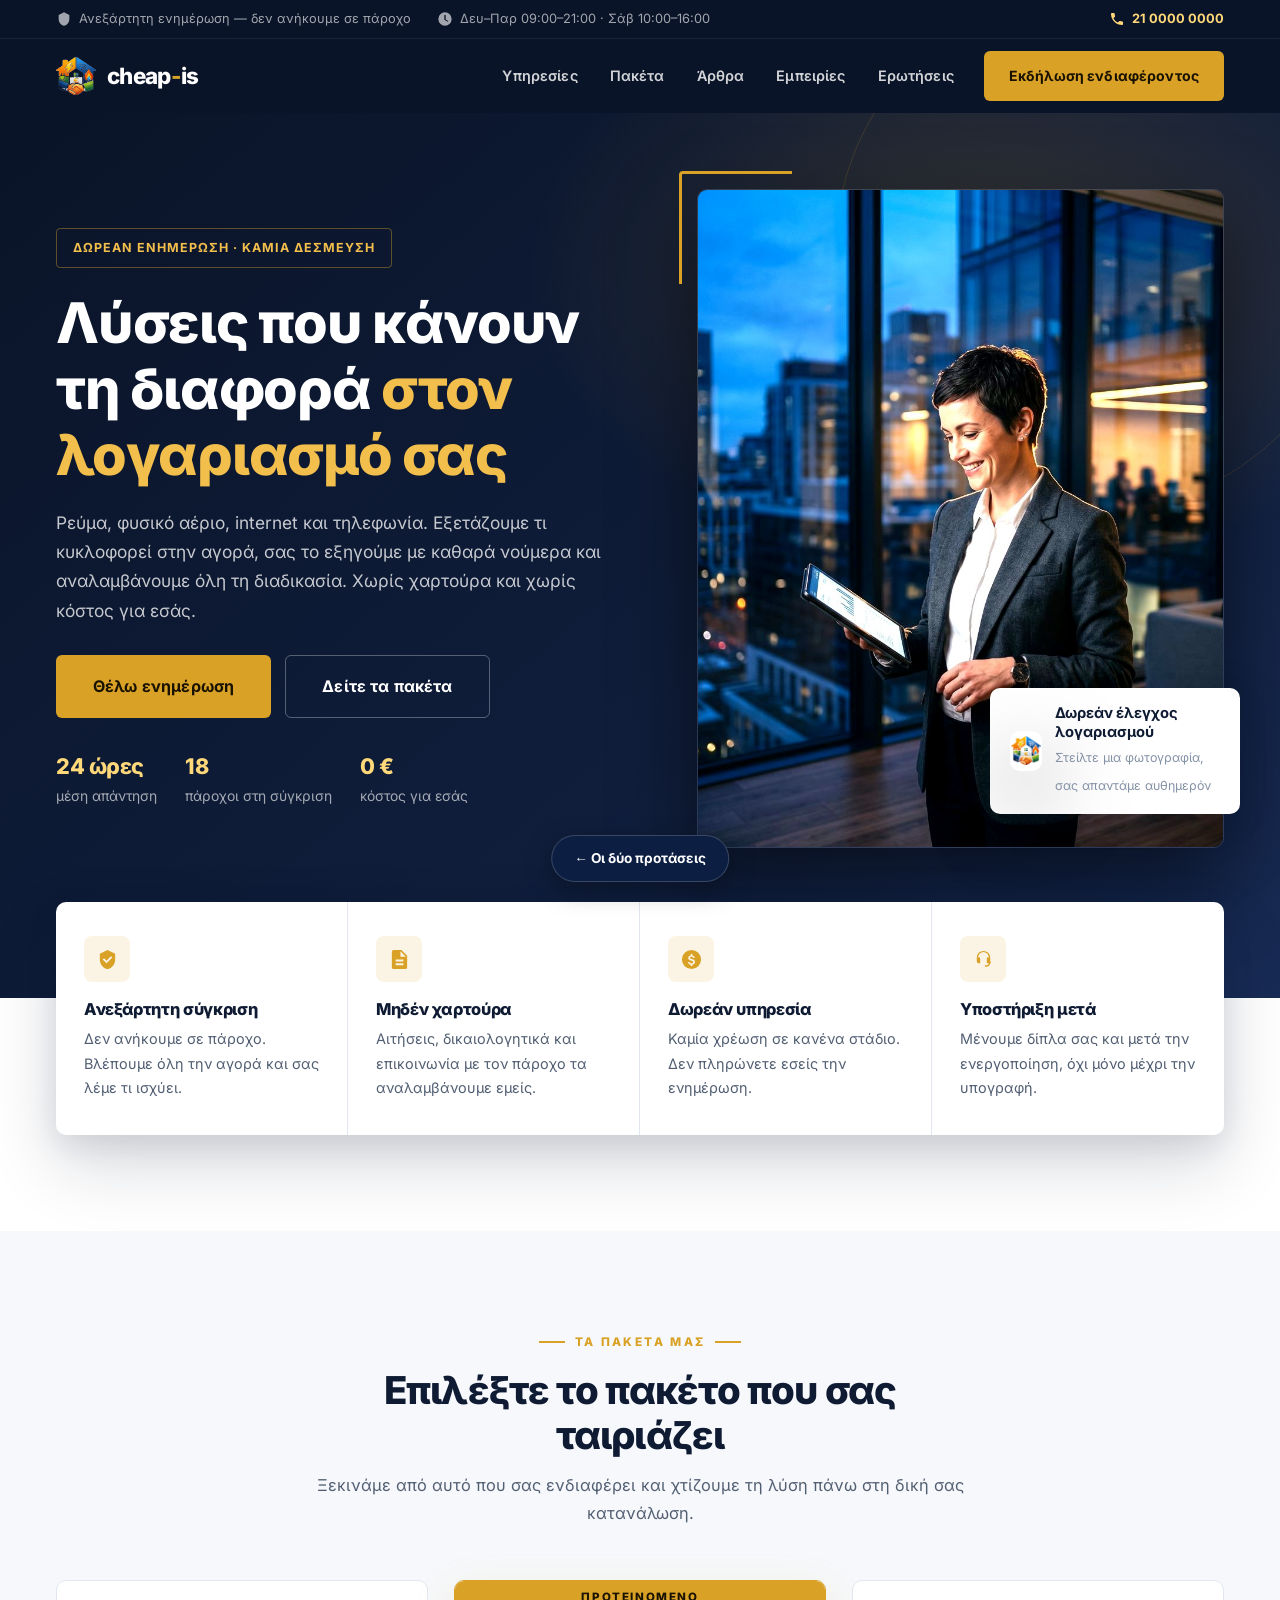
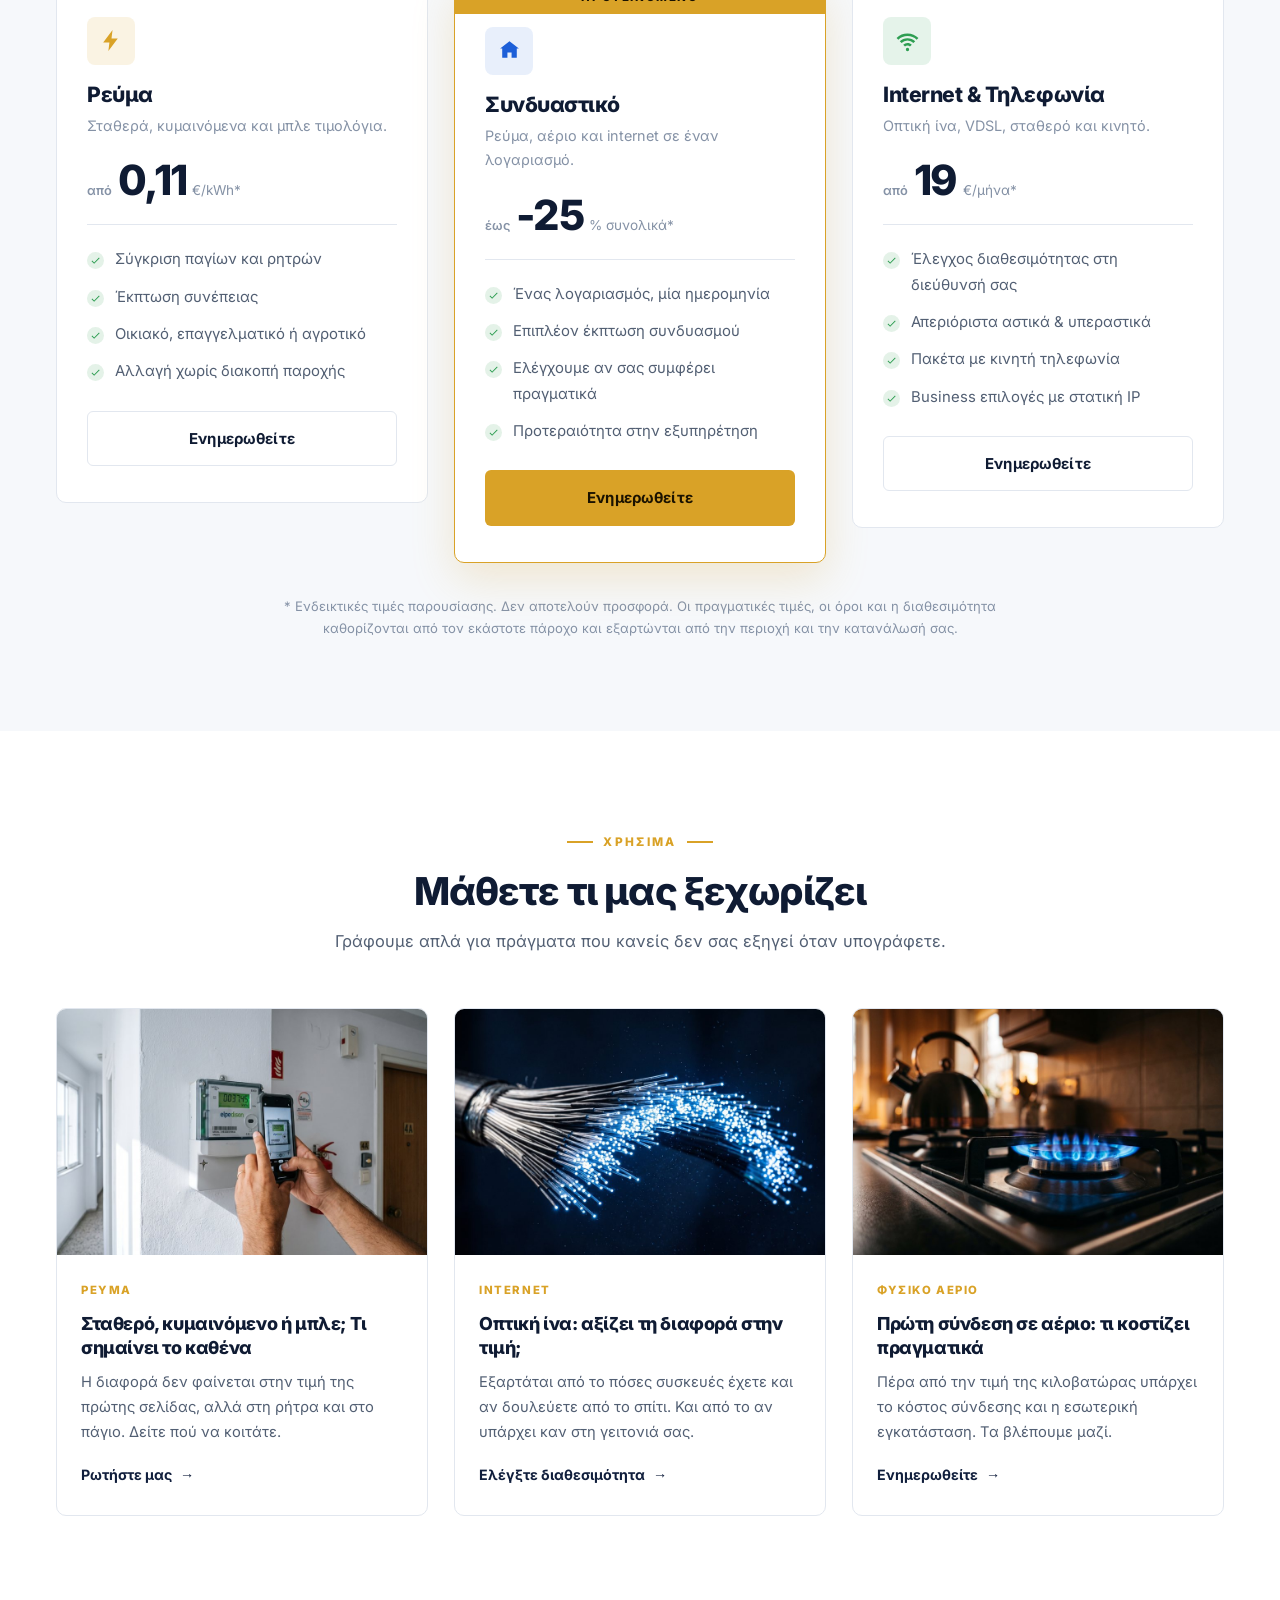
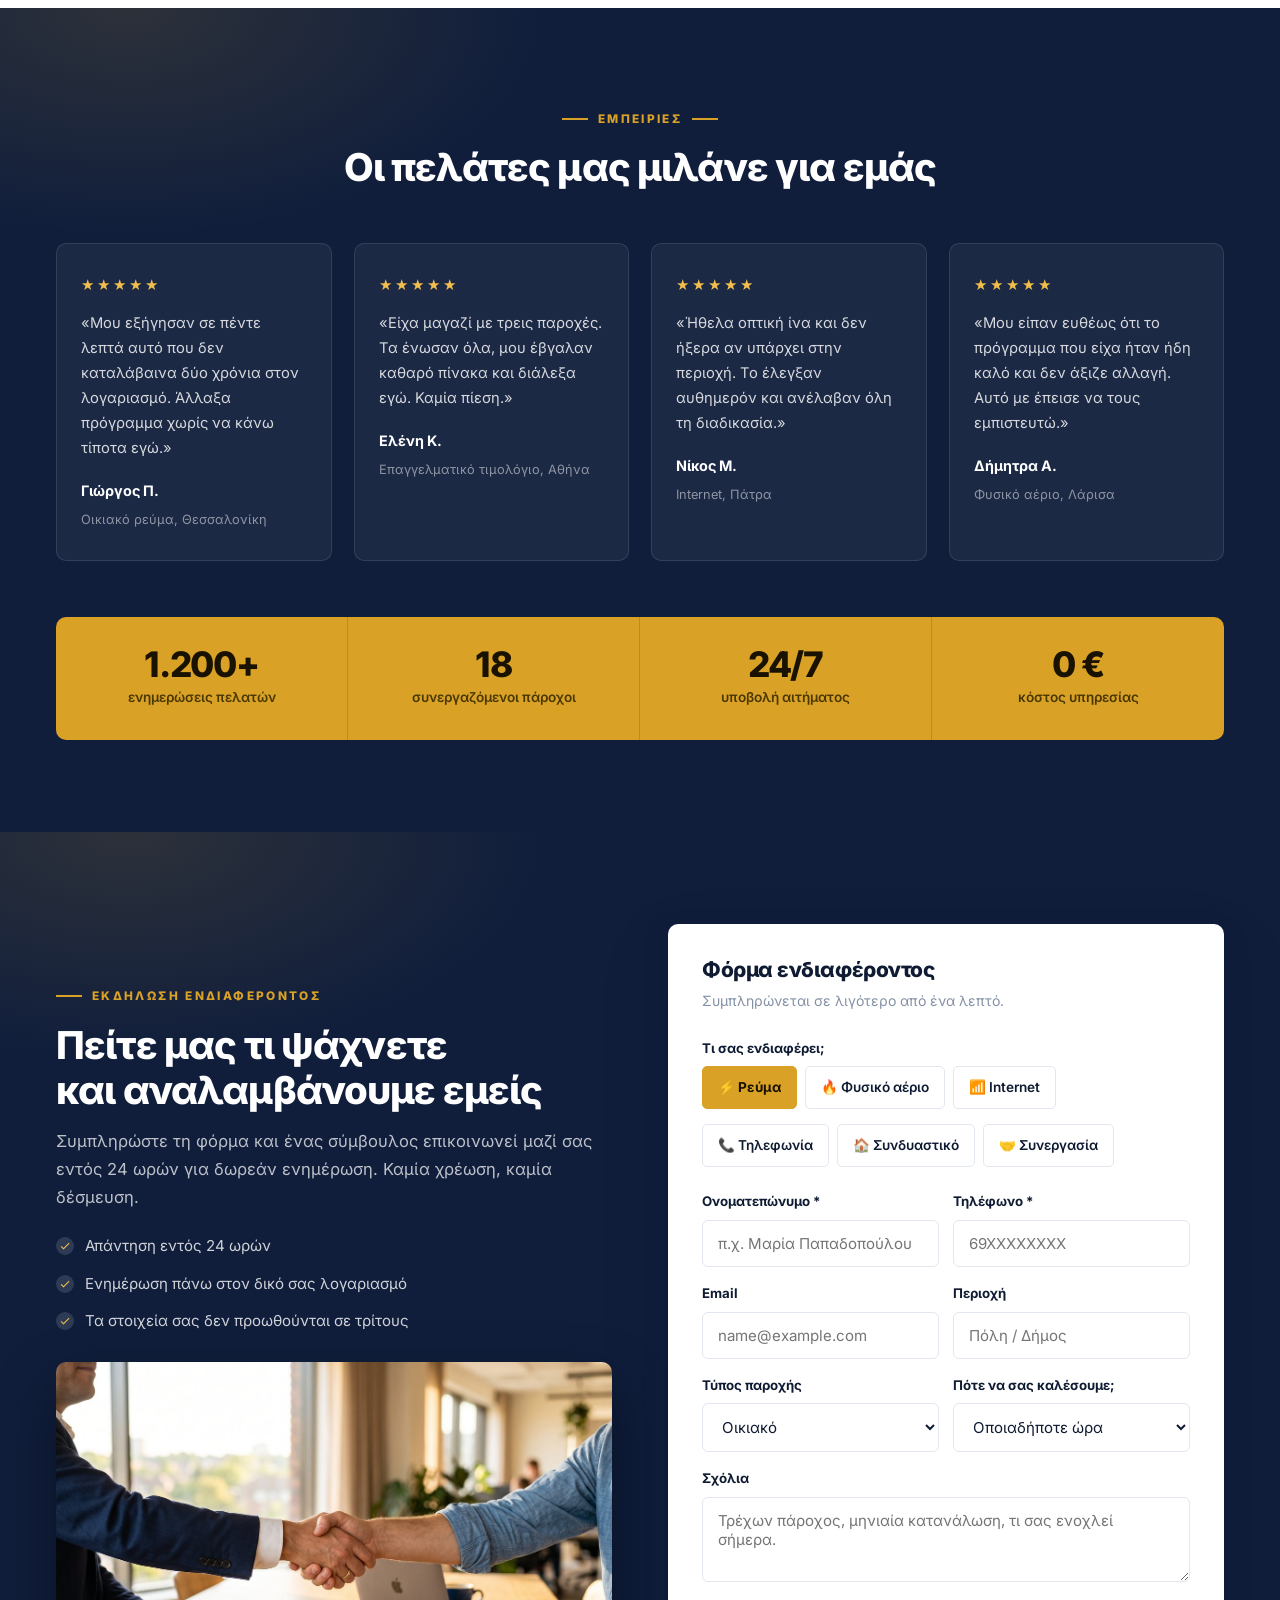
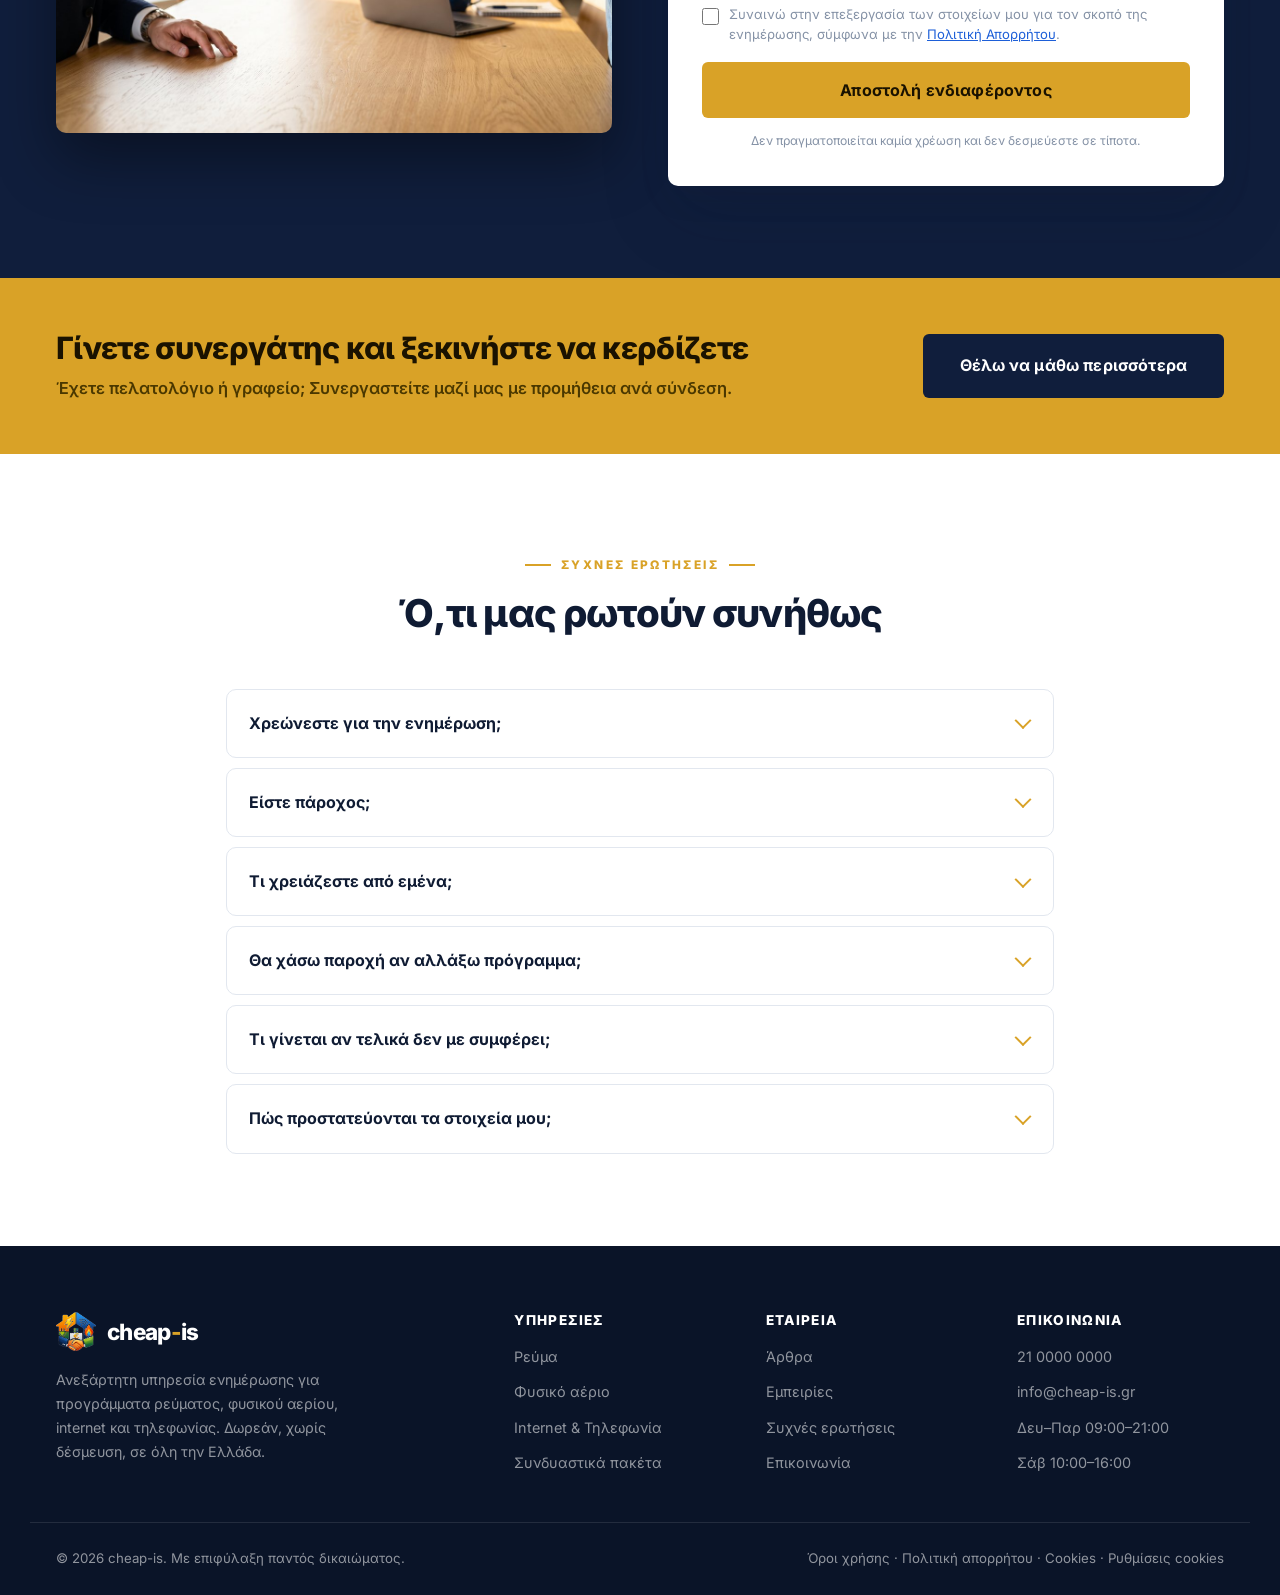
<file: b/index.html>
<!DOCTYPE html>
<html lang="el">
<head>
<meta charset="UTF-8">
<meta name="robots" content="noindex,nofollow">
<meta name="viewport" content="width=device-width, initial-scale=1">
<title>cheap-is | Ρεύμα, αέριο &amp; internet — όλα τα προγράμματα σε ένα μέρος</title>
<meta name="description" content="Δωρεάν ενημέρωση για προγράμματα ρεύματος, φυσικού αερίου, internet και τηλεφωνίας. Χωρίς δέσμευση, χωρίς χρέωση, απάντηση σε 24 ώρες.">
<!-- Προεπισκόπηση σε WhatsApp, Viber, Messenger, Facebook, X, LinkedIn, Telegram, iMessage -->
<meta property="og:type" content="website">
<meta property="og:site_name" content="cheap-is">
<meta property="og:locale" content="el_GR">
<meta property="og:url" content="https://cheap-is.gr/">
<meta property="og:title" content="cheap-is | Ρεύμα, αέριο & internet — όλα τα προγράμματα σε ένα μέρος">
<meta property="og:description" content="Δωρεάν ενημέρωση για προγράμματα ρεύματος, φυσικού αερίου, internet και τηλεφωνίας. Χωρίς δέσμευση, χωρίς χρέωση, απάντηση σε 24 ώρες.">
<meta property="og:image" content="https://cheap-is.gr/assets/og-image.jpg">
<meta property="og:image:width" content="1200">
<meta property="og:image:height" content="630">
<meta name="twitter:card" content="summary_large_image">
<meta name="twitter:image" content="https://cheap-is.gr/assets/og-image.jpg">
<meta name="theme-color" content="#0A1428">
<link rel="canonical" href="https://cheap-is.gr/">
<link rel="apple-touch-icon" href="assets/favicon.png">
<link rel="icon" href="assets/favicon-64.png" type="image/png">
<link rel="stylesheet" href="fonts.css">
<link rel="stylesheet" href="styles.css">
</head>
<body>

<!-- ===== TOP BAR ===== -->
<div class="topbar">
  <div class="container topbar__in">
    <span class="topbar__item"><svg class="ic" viewBox="0 0 24 24"><path d="M12 2 4 6v6c0 5 3.4 9.4 8 10 4.6-.6 8-5 8-10V6l-8-4Z"/></svg> Ανεξάρτητη ενημέρωση — δεν ανήκουμε σε πάροχο</span>
    <span class="topbar__item"><svg class="ic" viewBox="0 0 24 24"><path d="M12 2a10 10 0 1 0 0 20 10 10 0 0 0 0-20Zm1 10.6 4 2.3-.8 1.4-5.2-3V6h2v6.6Z"/></svg> Δευ–Παρ 09:00–21:00 · Σάβ 10:00–16:00</span>
    <a class="topbar__phone" href="tel:+302100000000"><svg class="ic" viewBox="0 0 24 24"><path d="M6.6 10.8a15 15 0 0 0 6.6 6.6l2.2-2.2c.3-.3.7-.4 1-.2 1.2.4 2.4.6 3.6.6.6 0 1 .4 1 1V20c0 .6-.4 1-1 1A17 17 0 0 1 3 4c0-.6.4-1 1-1h3.5c.6 0 1 .4 1 1 0 1.3.2 2.5.6 3.6.1.4 0 .8-.2 1l-2.3 2.2Z"/></svg> 21 0000 0000</a>
  </div>
</div>

<!-- ===== HEADER ===== -->
<header class="header" id="header">
  <div class="container header__in">
    <a href="#" class="brand" aria-label="cheap-is αρχική">
      <img src="assets/mark.png" alt="" class="brand__mark">
      <span class="brand__text">cheap<span class="brand__dash">-</span>is</span>
    </a>
    <nav class="nav" id="nav">
      <a href="#ypiresies">Υπηρεσίες</a>
      <a href="#paketa">Πακέτα</a>
      <a href="#arthra">Άρθρα</a>
      <a href="#empeiries">Εμπειρίες</a>
      <a href="#faq">Ερωτήσεις</a>
      <a href="#endiaferon" class="btn btn--gold nav__cta">Εκδήλωση ενδιαφέροντος</a>
    </nav>
    <a href="#endiaferon" class="btn btn--gold header__cta">Εκδήλωση ενδιαφέροντος</a>
    <button class="burger" id="burger" aria-label="Μενού" aria-expanded="false"><span></span><span></span><span></span></button>
  </div>
</header>

<!-- ===== HERO ===== -->
<section class="hero">
  <div class="hero__bg" aria-hidden="true"></div>
  <div class="container hero__in">
    <div class="hero__copy reveal">
      <span class="eyebrow">Δωρεάν ενημέρωση · Καμία δέσμευση</span>
      <h1>Λύσεις που κάνουν τη διαφορά <em>στον λογαριασμό σας</em></h1>
      <p class="hero__lead">
        Ρεύμα, φυσικό αέριο, internet και τηλεφωνία. Εξετάζουμε τι κυκλοφορεί στην
        αγορά, σας το εξηγούμε με καθαρά νούμερα και αναλαμβάνουμε όλη τη διαδικασία.
        Χωρίς χαρτούρα και χωρίς κόστος για εσάς.
      </p>
      <div class="hero__cta">
        <a href="#endiaferon" class="btn btn--gold btn--lg">Θέλω ενημέρωση</a>
        <a href="#paketa" class="btn btn--ghost btn--lg">Δείτε τα πακέτα</a>
      </div>
      <div class="hero__meta">
        <div><b>24 ώρες</b>μέση απάντηση</div>
        <div><b>18</b>πάροχοι στη σύγκριση</div>
        <div><b>0 €</b>κόστος για εσάς</div>
      </div>
    </div>

    <div class="hero__photo reveal" style="--d:.15s">
      <img src="assets/photos/hero.jpg" alt="Σύμβουλος της cheap-is εξετάζει προγράμματα σε tablet" loading="eager">
      <div class="hero__badge">
        <img src="assets/mark.png" alt="">
        <div>
          <b>Δωρεάν έλεγχος λογαριασμού</b>
          <span>Στείλτε μια φωτογραφία, σας απαντάμε αυθημερόν</span>
        </div>
      </div>
    </div>
  </div>
</section>

<!-- ===== FEATURE CARDS ===== -->
<section class="features">
  <div class="container">
    <div class="features__grid reveal">
      <article class="feature">
        <div class="feature__ic"><svg viewBox="0 0 24 24"><path d="M12 2 4 6v6c0 5 3.4 9.4 8 10 4.6-.6 8-5 8-10V6l-8-4Zm-1 14-4-4 1.4-1.4L11 13.2l4.6-4.6L17 10l-6 6Z"/></svg></div>
        <h3>Ανεξάρτητη σύγκριση</h3>
        <p>Δεν ανήκουμε σε πάροχο. Βλέπουμε όλη την αγορά και σας λέμε τι ισχύει.</p>
      </article>
      <article class="feature">
        <div class="feature__ic"><svg viewBox="0 0 24 24"><path d="M14 2H6a2 2 0 0 0-2 2v16a2 2 0 0 0 2 2h12a2 2 0 0 0 2-2V8l-6-6Zm2 16H8v-2h8v2Zm0-4H8v-2h8v2Zm-3-5V3.5L18.5 9H13Z"/></svg></div>
        <h3>Μηδέν χαρτούρα</h3>
        <p>Αιτήσεις, δικαιολογητικά και επικοινωνία με τον πάροχο τα αναλαμβάνουμε εμείς.</p>
      </article>
      <article class="feature">
        <div class="feature__ic"><svg viewBox="0 0 24 24"><path d="M12 2a10 10 0 1 0 0 20 10 10 0 0 0 0-20Zm.9 15.4v1.3h-1.7v-1.3c-1.6-.2-2.8-1.2-3-2.8h1.8c.1.8.8 1.4 2 1.4 1.1 0 1.8-.5 1.8-1.3 0-.7-.5-1-2-1.4-2-.5-3.2-1.2-3.2-2.9 0-1.5 1.1-2.5 2.6-2.7V6.3h1.7v1.4c1.5.3 2.5 1.3 2.6 2.7h-1.8c-.1-.8-.7-1.3-1.7-1.3-1 0-1.6.5-1.6 1.2 0 .6.5.9 2 1.3 2 .5 3.2 1.2 3.2 3 0 1.5-1.1 2.5-2.7 2.8Z"/></svg></div>
        <h3>Δωρεάν υπηρεσία</h3>
        <p>Καμία χρέωση σε κανένα στάδιο. Δεν πληρώνετε εσείς την ενημέρωση.</p>
      </article>
      <article class="feature">
        <div class="feature__ic"><svg viewBox="0 0 24 24"><path d="M12 3a7 7 0 0 0-7 7v3.3A2.7 2.7 0 0 0 7.7 16h.8v-6h-2v-.4a5.5 5.5 0 0 1 11 0V10h-2v6h2a2 2 0 0 1-2 2h-2v1.5h2a3.5 3.5 0 0 0 3.4-2.7A2.7 2.7 0 0 0 19 13.3V10a7 7 0 0 0-7-7Z"/></svg></div>
        <h3>Υποστήριξη μετά</h3>
        <p>Μένουμε δίπλα σας και μετά την ενεργοποίηση, όχι μόνο μέχρι την υπογραφή.</p>
      </article>
    </div>
  </div>
</section>

<!-- ===== ΠΑΚΕΤΑ ===== -->
<section class="section section--soft" id="paketa">
  <div class="container">
    <div class="sec-head reveal">
      <span class="kicker kicker--center">Τα πακέτα μας</span>
      <h2>Επιλέξτε το πακέτο που σας ταιριάζει</h2>
      <p>Ξεκινάμε από αυτό που σας ενδιαφέρει και χτίζουμε τη λύση πάνω στη δική σας κατανάλωση.</p>
    </div>

    <!-- ΠΡΟΣΟΧΗ: οι τιμές είναι ΕΝΔΕΙΚΤΙΚΕΣ για την παρουσίαση.
         Αντικαταστήστε τις με πραγματικά νούμερα πριν τη δημοσίευση. -->
    <div class="plans">
      <article class="plan reveal">
        <div class="plan__ic plan__ic--a"><svg viewBox="0 0 24 24"><path d="M13 2 4 14h6l-1 8 9-12h-6l1-8Z"/></svg></div>
        <h3>Ρεύμα</h3>
        <p class="plan__sub">Σταθερά, κυμαινόμενα και μπλε τιμολόγια.</p>
        <div class="plan__price">
          <span class="plan__from">από</span>
          <span class="plan__num">0,11</span>
          <span class="plan__per">€/kWh*</span>
        </div>
        <ul class="ticks">
          <li>Σύγκριση παγίων και ρητρών</li>
          <li>Έκπτωση συνέπειας</li>
          <li>Οικιακό, επαγγελματικό ή αγροτικό</li>
          <li>Αλλαγή χωρίς διακοπή παροχής</li>
        </ul>
        <a href="#endiaferon" class="btn btn--outline btn--block">Ενημερωθείτε</a>
      </article>

      <article class="plan plan--hot reveal" style="--d:.08s">
        <span class="plan__flag">Προτεινόμενο</span>
        <div class="plan__ic plan__ic--b"><svg viewBox="0 0 24 24"><path d="M12 3 3 10h2v9h5v-5h4v5h5v-9h2L12 3Z"/></svg></div>
        <h3>Συνδυαστικό</h3>
        <p class="plan__sub">Ρεύμα, αέριο και internet σε έναν λογαριασμό.</p>
        <div class="plan__price">
          <span class="plan__from">έως</span>
          <span class="plan__num">-25</span>
          <span class="plan__per">% συνολικά*</span>
        </div>
        <ul class="ticks">
          <li>Ένας λογαριασμός, μία ημερομηνία</li>
          <li>Επιπλέον έκπτωση συνδυασμού</li>
          <li>Ελέγχουμε αν σας συμφέρει πραγματικά</li>
          <li>Προτεραιότητα στην εξυπηρέτηση</li>
        </ul>
        <a href="#endiaferon" class="btn btn--gold btn--block">Ενημερωθείτε</a>
      </article>

      <article class="plan reveal" style="--d:.16s">
        <div class="plan__ic plan__ic--c"><svg viewBox="0 0 24 24"><path d="M12 19a1.6 1.6 0 1 0 0 3.2A1.6 1.6 0 0 0 12 19Zm0-4.6c1.6 0 3 .6 4.1 1.7l-1.7 1.7A3.4 3.4 0 0 0 12 16.8c-.9 0-1.8.4-2.4 1l-1.7-1.7A5.8 5.8 0 0 1 12 14.4Zm0-4.6c2.8 0 5.4 1.1 7.4 3l-1.7 1.7A8 8 0 0 0 12 12a8 8 0 0 0-5.7 2.4L4.6 12.8a10.4 10.4 0 0 1 7.4-3Zm0-4.6c4.1 0 7.8 1.7 10.5 4.3l-1.7 1.7A12.7 12.7 0 0 0 12 7.6a12.7 12.7 0 0 0-8.8 3.6L1.5 9.5A14.9 14.9 0 0 1 12 5.2Z"/></svg></div>
        <h3>Internet &amp; Τηλεφωνία</h3>
        <p class="plan__sub">Οπτική ίνα, VDSL, σταθερό και κινητό.</p>
        <div class="plan__price">
          <span class="plan__from">από</span>
          <span class="plan__num">19</span>
          <span class="plan__per">€/μήνα*</span>
        </div>
        <ul class="ticks">
          <li>Έλεγχος διαθεσιμότητας στη διεύθυνσή σας</li>
          <li>Απεριόριστα αστικά &amp; υπεραστικά</li>
          <li>Πακέτα με κινητή τηλεφωνία</li>
          <li>Business επιλογές με στατική IP</li>
        </ul>
        <a href="#endiaferon" class="btn btn--outline btn--block">Ενημερωθείτε</a>
      </article>
    </div>

    <p class="disclaimer reveal">
      * Ενδεικτικές τιμές παρουσίασης. Δεν αποτελούν προσφορά. Οι πραγματικές τιμές,
      οι όροι και η διαθεσιμότητα καθορίζονται από τον εκάστοτε πάροχο και εξαρτώνται
      από την περιοχή και την κατανάλωσή σας.
    </p>
  </div>
</section>

<!-- ===== ΥΠΗΡΕΣΙΕΣ / ΑΡΘΡΑ ===== -->
<section class="section" id="arthra">
  <div class="container">
    <div class="sec-head reveal">
      <span class="kicker kicker--center">Χρήσιμα</span>
      <h2>Μάθετε τι μας ξεχωρίζει</h2>
      <p>Γράφουμε απλά για πράγματα που κανείς δεν σας εξηγεί όταν υπογράφετε.</p>
    </div>

    <div class="grid grid--3" id="ypiresies">
      <article class="post reveal">
        <img class="post__img" src="assets/photos/arthro-revma.jpg" alt="Ψηφιακός μετρητής ρεύματος" loading="lazy">
        <div class="post__body">
          <span class="post__tag">Ρεύμα</span>
          <h3>Σταθερό, κυμαινόμενο ή μπλε; Τι σημαίνει το καθένα</h3>
          <p>Η διαφορά δεν φαίνεται στην τιμή της πρώτης σελίδας, αλλά στη ρήτρα και στο πάγιο. Δείτε πού να κοιτάτε.</p>
          <a href="#endiaferon" class="link">Ρωτήστε μας <span>→</span></a>
        </div>
      </article>

      <article class="post reveal" style="--d:.08s">
        <img class="post__img" src="assets/photos/arthro-fiber.jpg" alt="Οπτικές ίνες" loading="lazy">
        <div class="post__body">
          <span class="post__tag">Internet</span>
          <h3>Οπτική ίνα: αξίζει τη διαφορά στην τιμή;</h3>
          <p>Εξαρτάται από το πόσες συσκευές έχετε και αν δουλεύετε από το σπίτι. Και από το αν υπάρχει καν στη γειτονιά σας.</p>
          <a href="#endiaferon" class="link">Ελέγξτε διαθεσιμότητα <span>→</span></a>
        </div>
      </article>

      <article class="post reveal" style="--d:.16s">
        <img class="post__img" src="assets/photos/arthro-aerio.jpg" alt="Φλόγα φυσικού αερίου" loading="lazy">
        <div class="post__body">
          <span class="post__tag">Φυσικό αέριο</span>
          <h3>Πρώτη σύνδεση σε αέριο: τι κοστίζει πραγματικά</h3>
          <p>Πέρα από την τιμή της κιλοβατώρας υπάρχει το κόστος σύνδεσης και η εσωτερική εγκατάσταση. Τα βλέπουμε μαζί.</p>
          <a href="#endiaferon" class="link">Ενημερωθείτε <span>→</span></a>
        </div>
      </article>
    </div>
  </div>
</section>

<!-- ===== ΜΑΡΤΥΡΙΕΣ ===== -->
<section class="section section--dark" id="empeiries">
  <div class="container">
    <div class="sec-head sec-head--light reveal">
      <span class="kicker kicker--center">Εμπειρίες</span>
      <h2>Οι πελάτες μας μιλάνε για εμάς</h2>
    </div>

    <div class="tgrid">
      <article class="tcard reveal">
        <div class="stars">★★★★★</div>
        <p>«Μου εξήγησαν σε πέντε λεπτά αυτό που δεν καταλάβαινα δύο χρόνια στον λογαριασμό. Άλλαξα πρόγραμμα χωρίς να κάνω τίποτα εγώ.»</p>
        <footer><b>Γιώργος Π.</b><span>Οικιακό ρεύμα, Θεσσαλονίκη</span></footer>
      </article>
      <article class="tcard reveal" style="--d:.06s">
        <div class="stars">★★★★★</div>
        <p>«Είχα μαγαζί με τρεις παροχές. Τα ένωσαν όλα, μου έβγαλαν καθαρό πίνακα και διάλεξα εγώ. Καμία πίεση.»</p>
        <footer><b>Ελένη Κ.</b><span>Επαγγελματικό τιμολόγιο, Αθήνα</span></footer>
      </article>
      <article class="tcard reveal" style="--d:.12s">
        <div class="stars">★★★★★</div>
        <p>«Ήθελα οπτική ίνα και δεν ήξερα αν υπάρχει στην περιοχή. Το έλεγξαν αυθημερόν και ανέλαβαν όλη τη διαδικασία.»</p>
        <footer><b>Νίκος Μ.</b><span>Internet, Πάτρα</span></footer>
      </article>
      <article class="tcard reveal" style="--d:.18s">
        <div class="stars">★★★★★</div>
        <p>«Μου είπαν ευθέως ότι το πρόγραμμα που είχα ήταν ήδη καλό και δεν άξιζε αλλαγή. Αυτό με έπεισε να τους εμπιστευτώ.»</p>
        <footer><b>Δήμητρα Α.</b><span>Φυσικό αέριο, Λάρισα</span></footer>
      </article>
    </div>

    <div class="statband reveal">
      <div class="statband__in">
        <div class="statband__i"><b>1.200+</b><span>ενημερώσεις πελατών</span></div>
        <div class="statband__i"><b>18</b><span>συνεργαζόμενοι πάροχοι</span></div>
        <div class="statband__i"><b>24/7</b><span>υποβολή αιτήματος</span></div>
        <div class="statband__i"><b>0 €</b><span>κόστος υπηρεσίας</span></div>
      </div>
    </div>
  </div>
</section>

<!-- ===== ΦΟΡΜΑ ===== -->
<section class="section section--dark" id="endiaferon">
  <div class="container split">
    <div class="split__copy reveal">
      <span class="kicker">Εκδήλωση ενδιαφέροντος</span>
      <h2 style="color:#fff">Πείτε μας τι ψάχνετε<br>και αναλαμβάνουμε εμείς</h2>
      <p style="margin-top:14px">
        Συμπληρώστε τη φόρμα και ένας σύμβουλος επικοινωνεί μαζί σας εντός 24 ωρών
        για δωρεάν ενημέρωση. Καμία χρέωση, καμία δέσμευση.
      </p>
      <ul class="checkrow">
        <li>Απάντηση εντός 24 ωρών</li>
        <li>Ενημέρωση πάνω στον δικό σας λογαριασμό</li>
        <li>Τα στοιχεία σας δεν προωθούνται σε τρίτους</li>
      </ul>
      <div class="split__photo" style="margin-top:28px">
        <img src="assets/photos/synergasia.jpg" alt="Χειραψία συνεργασίας" loading="lazy">
      </div>
    </div>

    <div class="reveal" style="--d:.1s">
      <form class="formcard" data-lead-form data-form-id="main">
        <h3>Φόρμα ενδιαφέροντος</h3>
        <p class="formcard__sub">Συμπληρώνεται σε λιγότερο από ένα λεπτό.</p>

        <div class="field">
          <label>Τι σας ενδιαφέρει;</label>
          <div class="chips" role="group">
            <label class="chip"><input type="checkbox" name="endiaferon" value="Ρεύμα" checked><span>⚡ Ρεύμα</span></label>
            <label class="chip"><input type="checkbox" name="endiaferon" value="Φυσικό αέριο"><span>🔥 Φυσικό αέριο</span></label>
            <label class="chip"><input type="checkbox" name="endiaferon" value="Internet"><span>📶 Internet</span></label>
            <label class="chip"><input type="checkbox" name="endiaferon" value="Τηλεφωνία"><span>📞 Τηλεφωνία</span></label>
            <label class="chip"><input type="checkbox" name="endiaferon" value="Συνδυαστικό πακέτο"><span>🏠 Συνδυαστικό</span></label>
            <label class="chip"><input type="checkbox" name="endiaferon" value="Συνεργασία"><span>🤝 Συνεργασία</span></label>
          </div>
        </div>

        <div class="row">
          <div class="field"><label for="f-onoma">Ονοματεπώνυμο *</label><input id="f-onoma" type="text" name="onoma" required autocomplete="name" placeholder="π.χ. Μαρία Παπαδοπούλου"></div>
          <div class="field"><label for="f-tel">Τηλέφωνο *</label><input id="f-tel" type="tel" name="tilefono" required autocomplete="tel" inputmode="tel" placeholder="69XXXXXXXX"></div>
        </div>
        <div class="row">
          <div class="field"><label for="f-mail">Email</label><input id="f-mail" type="email" name="email" autocomplete="email" placeholder="name@example.com"></div>
          <div class="field"><label for="f-perioxi">Περιοχή</label><input id="f-perioxi" type="text" name="perioxi" placeholder="Πόλη / Δήμος"></div>
        </div>
        <div class="row">
          <div class="field">
            <label for="f-typos">Τύπος παροχής</label>
            <select id="f-typos" name="typos"><option>Οικιακό</option><option>Επαγγελματικό</option><option>Αγροτικό</option></select>
          </div>
          <div class="field">
            <label for="f-wra">Πότε να σας καλέσουμε;</label>
            <select id="f-wra" name="wra"><option>Οποιαδήποτε ώρα</option><option>Πρωί (09:00–13:00)</option><option>Μεσημέρι (13:00–17:00)</option><option>Απόγευμα (17:00–21:00)</option></select>
          </div>
        </div>
        <div class="field">
          <label for="f-sxolia">Σχόλια</label>
          <textarea id="f-sxolia" name="sxolia" rows="3" placeholder="Τρέχων πάροχος, μηνιαία κατανάλωση, τι σας ενοχλεί σήμερα."></textarea>
        </div>

        <div class="hp" aria-hidden="true"><label>Website<input type="text" name="website" tabindex="-1" autocomplete="off"></label></div>
        <label class="consent">
          <input type="checkbox" name="synainesi" required>
          <span>Συναινώ στην επεξεργασία των στοιχείων μου για τον σκοπό της ενημέρωσης, σύμφωνα με την <a href="politiki-aporritou.html" target="_blank">Πολιτική Απορρήτου</a>.</span>
        </label>

        <button type="submit" class="btn btn--gold btn--block btn--lg">Αποστολή ενδιαφέροντος</button>
        <p class="formcard__note">Δεν πραγματοποιείται καμία χρέωση και δεν δεσμεύεστε σε τίποτα.</p>
      </form>
    </div>
  </div>
</section>

<!-- ===== ΣΥΝΕΡΓΑΤΕΣ ===== -->
<section class="partner">
  <div class="container partner__in reveal">
    <div>
      <h2>Γίνετε συνεργάτης και ξεκινήστε να κερδίζετε</h2>
      <p>Έχετε πελατολόγιο ή γραφείο; Συνεργαστείτε μαζί μας με προμήθεια ανά σύνδεση.</p>
    </div>
    <a href="#endiaferon" class="btn btn--navy btn--lg">Θέλω να μάθω περισσότερα</a>
  </div>
</section>

<!-- ===== FAQ ===== -->
<section class="section" id="faq">
  <div class="container container--narrow">
    <div class="sec-head reveal">
      <span class="kicker kicker--center">Συχνές ερωτήσεις</span>
      <h2>Ό,τι μας ρωτούν συνήθως</h2>
    </div>
    <div class="faq">
      <details class="reveal"><summary>Χρεώνεστε για την ενημέρωση;</summary><div><p>Όχι. Η ενημέρωση, η σύγκριση προγραμμάτων και η υποβολή της αίτησης είναι δωρεάν για εσάς. Δεν υπάρχει κρυφή χρέωση σε κανένα στάδιο.</p></div></details>
      <details class="reveal"><summary>Είστε πάροχος;</summary><div><p>Όχι. Η cheap-is είναι ανεξάρτητη υπηρεσία ενημέρωσης. Δεν παρέχουμε εμείς ρεύμα, αέριο ή internet — σας παρουσιάζουμε τι υπάρχει διαθέσιμο και επιλέγετε εσείς.</p></div></details>
      <details class="reveal"><summary>Τι χρειάζεστε από εμένα;</summary><div><p>Ιδανικά έναν πρόσφατο λογαριασμό (φωτογραφία αρκεί) για να δούμε την πραγματική σας κατανάλωση, και ένα τηλέφωνο επικοινωνίας. Τίποτα άλλο.</p></div></details>
      <details class="reveal"><summary>Θα χάσω παροχή αν αλλάξω πρόγραμμα;</summary><div><p>Όχι. Η αλλαγή προμηθευτή γίνεται χωρίς διακοπή. Δεν απαιτείται νέα εγκατάσταση ούτε αλλαγή μετρητή.</p></div></details>
      <details class="reveal"><summary>Τι γίνεται αν τελικά δεν με συμφέρει;</summary><div><p>Τότε σας το λέμε ευθέως και μένετε εκεί που είστε. Η δουλειά μας είναι να ξέρετε πού βρίσκεστε, όχι να αλλάξετε με κάθε κόστος.</p></div></details>
      <details class="reveal"><summary>Πώς προστατεύονται τα στοιχεία μου;</summary><div><p>Χρησιμοποιούνται αποκλειστικά για την επικοινωνία μαζί σας και την ενημέρωση που ζητήσατε. Δεν πωλούνται και δεν διαβιβάζονται σε τρίτους για διαφημιστικούς σκοπούς.</p></div></details>
    </div>
  </div>
</section>

<!-- ===== FOOTER ===== -->
<footer class="footer">
  <div class="container footer__in">
    <div class="footer__brand">
      <a href="#" class="brand">
        <img src="assets/mark.png" alt="" class="brand__mark">
        <span class="brand__text">cheap<span class="brand__dash">-</span>is</span>
      </a>
      <p>Ανεξάρτητη υπηρεσία ενημέρωσης για προγράμματα ρεύματος, φυσικού αερίου, internet και τηλεφωνίας. Δωρεάν, χωρίς δέσμευση, σε όλη την Ελλάδα.</p>
    </div>
    <div class="footer__col">
      <h4>Υπηρεσίες</h4>
      <a href="#paketa">Ρεύμα</a>
      <a href="#paketa">Φυσικό αέριο</a>
      <a href="#paketa">Internet &amp; Τηλεφωνία</a>
      <a href="#paketa">Συνδυαστικά πακέτα</a>
    </div>
    <div class="footer__col">
      <h4>Εταιρεία</h4>
      <a href="#arthra">Άρθρα</a>
      <a href="#empeiries">Εμπειρίες</a>
      <a href="#faq">Συχνές ερωτήσεις</a>
      <a href="#endiaferon">Επικοινωνία</a>
    </div>
    <div class="footer__col">
      <h4>Επικοινωνία</h4>
      <a href="tel:+302100000000">21 0000 0000</a>
      <a href="mailto:info@cheap-is.gr">info@cheap-is.gr</a>
      <span>Δευ–Παρ 09:00–21:00</span>
      <span>Σάβ 10:00–16:00</span>
    </div>
  </div>
  <div class="container footer__bottom">
    <span>© <span id="year">2026</span> cheap-is. Με επιφύλαξη παντός δικαιώματος.</span>
    <span class="footer__legal">
      <a href="oroi-xrisis.html">Όροι χρήσης</a> ·
      <a href="politiki-aporritou.html">Πολιτική απορρήτου</a> ·
      <a href="cookies.html">Cookies</a> ·
      <a href="#" data-cookie-settings>Ρυθμίσεις cookies</a>
    </span>
  </div>
</footer>

<!-- ===== MODAL ===== -->
<div class="modal" id="okModal" hidden>
  <div class="modal__box" role="dialog" aria-modal="true">
    <div class="modal__ic"><svg viewBox="0 0 24 24"><path d="M9 16.2 4.8 12l-1.4 1.4L9 19 21 7l-1.4-1.4L9 16.2Z"/></svg></div>
    <h3 id="okTitle">Λάβαμε το ενδιαφέρον σας</h3>
    <p id="okText">Ένας σύμβουλος θα επικοινωνήσει μαζί σας εντός 24 ωρών. Ευχαριστούμε για την εμπιστοσύνη.</p>
    <button class="btn btn--navy" data-close-modal>Εντάξει</button>
  </div>
</div>

<script src="config.js"></script>
<script src="script.js"></script>
<script src="cookies.js"></script>
<a href="../" class="backtop">← Οι δύο προτάσεις</a>
<style>
.backtop{position:fixed;left:50%;transform:translateX(-50%);bottom:18px;z-index:300;
  background:#0C1E42;color:#fff;font-family:inherit;font-size:.85rem;font-weight:700;
  padding:11px 22px;border-radius:99px;box-shadow:0 8px 26px rgba(0,0,0,.35);
  border:1px solid rgba(255,255,255,.18);text-decoration:none;white-space:nowrap}
.backtop:hover{background:#16305F}
@media (max-width:520px){.backtop{font-size:.8rem;padding:10px 18px}}
</style>
</body>
</html>
</file>
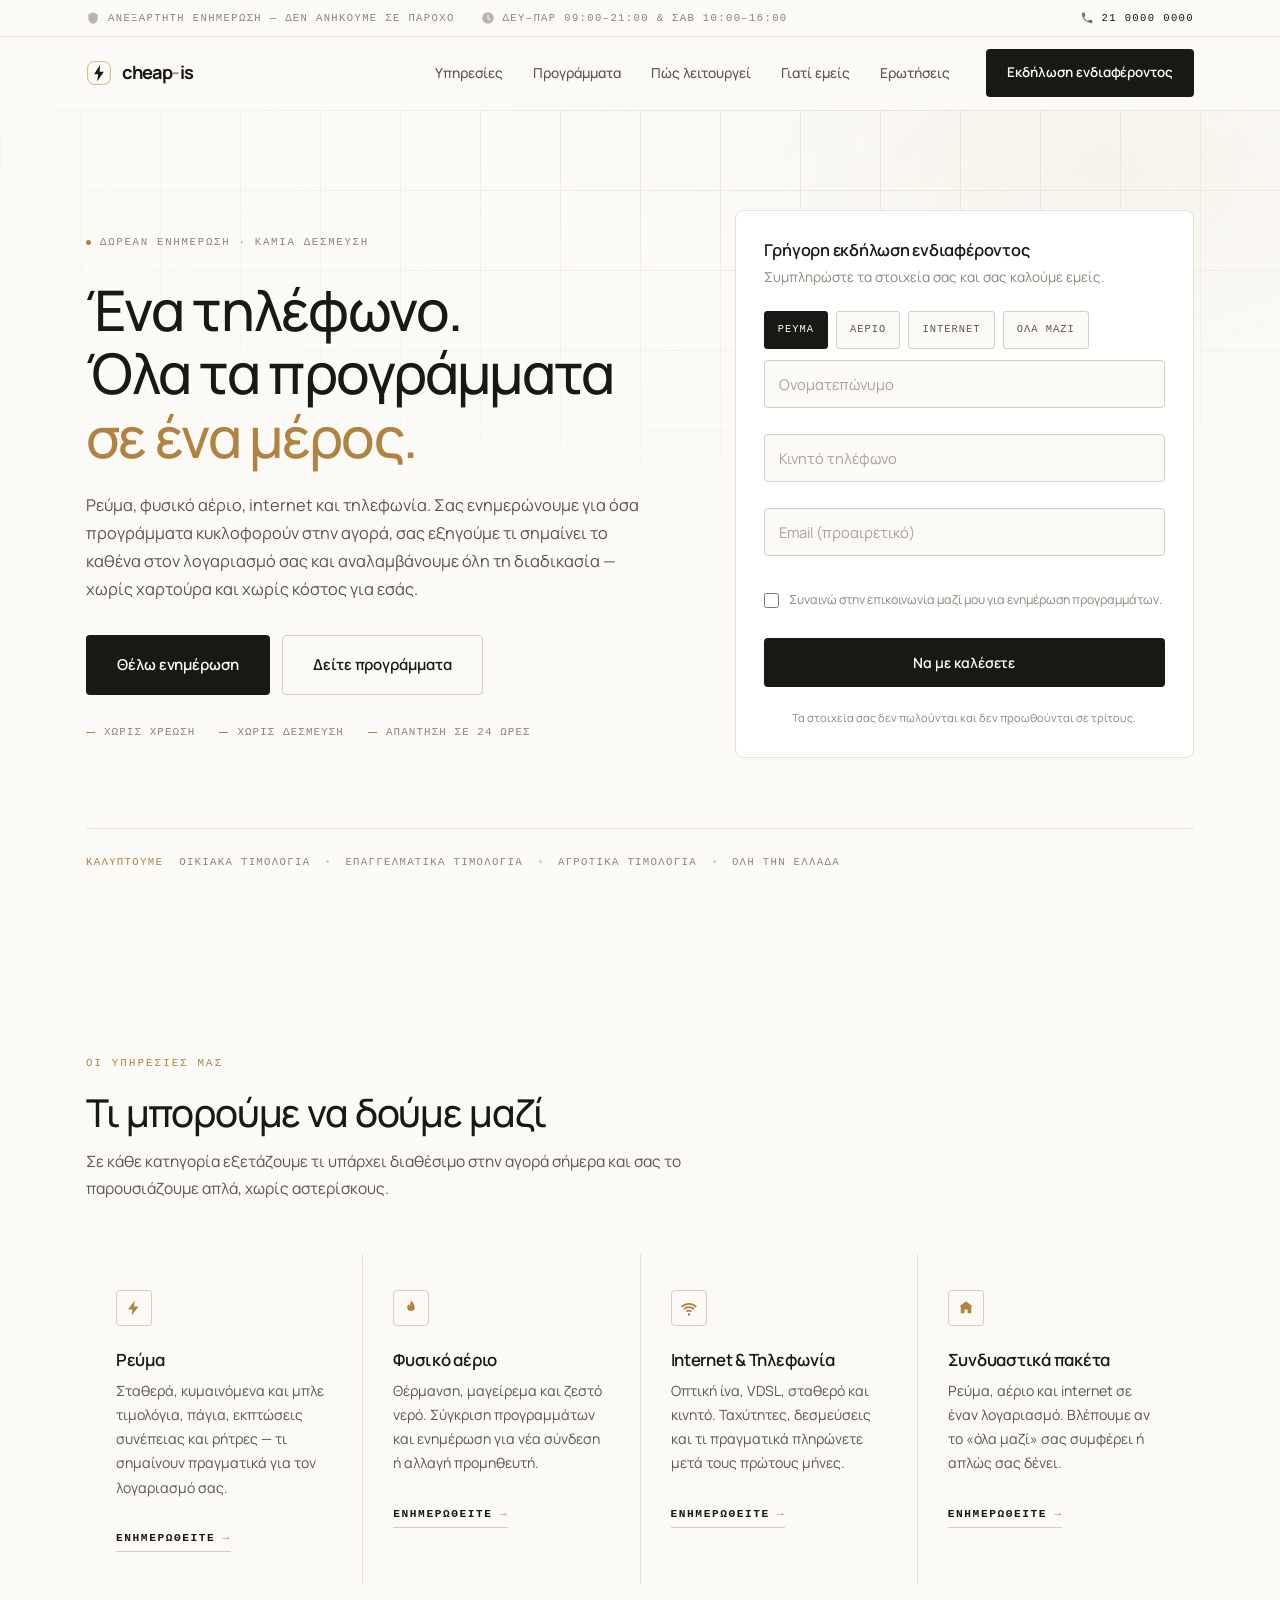
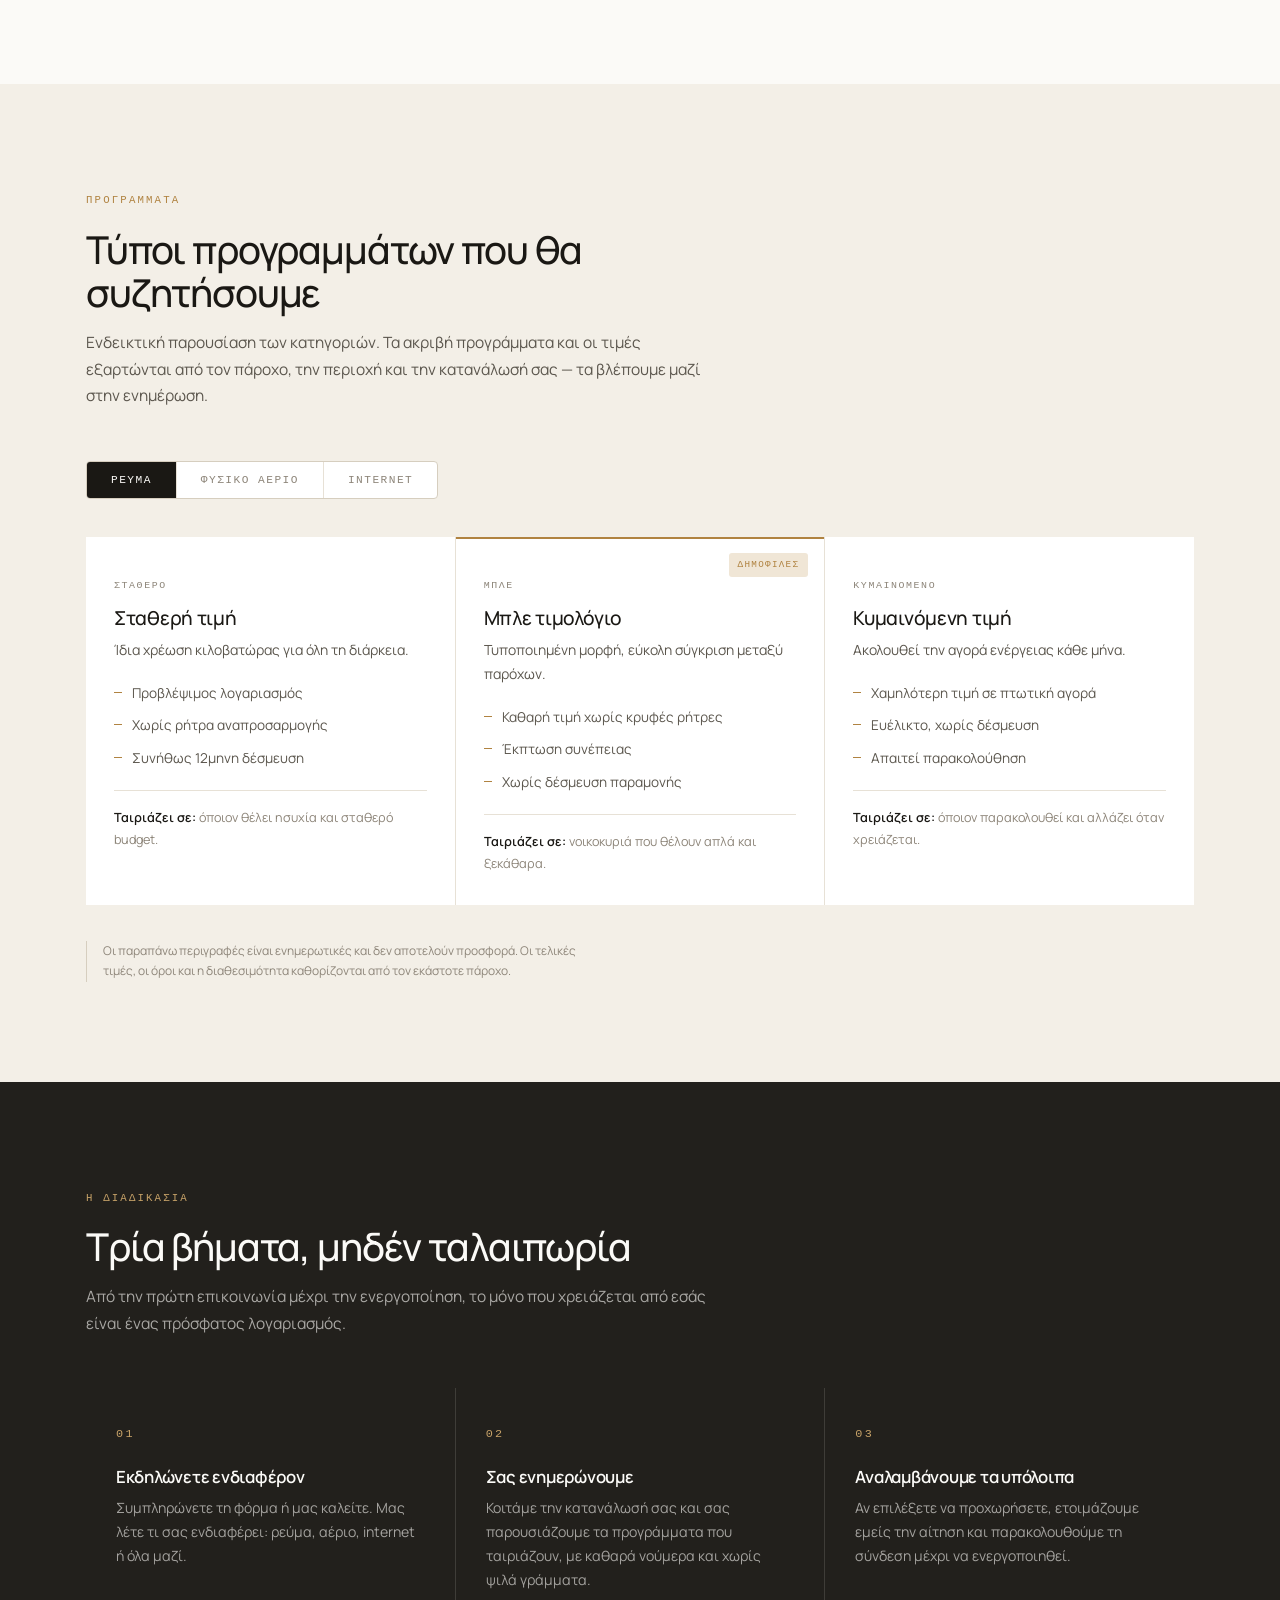
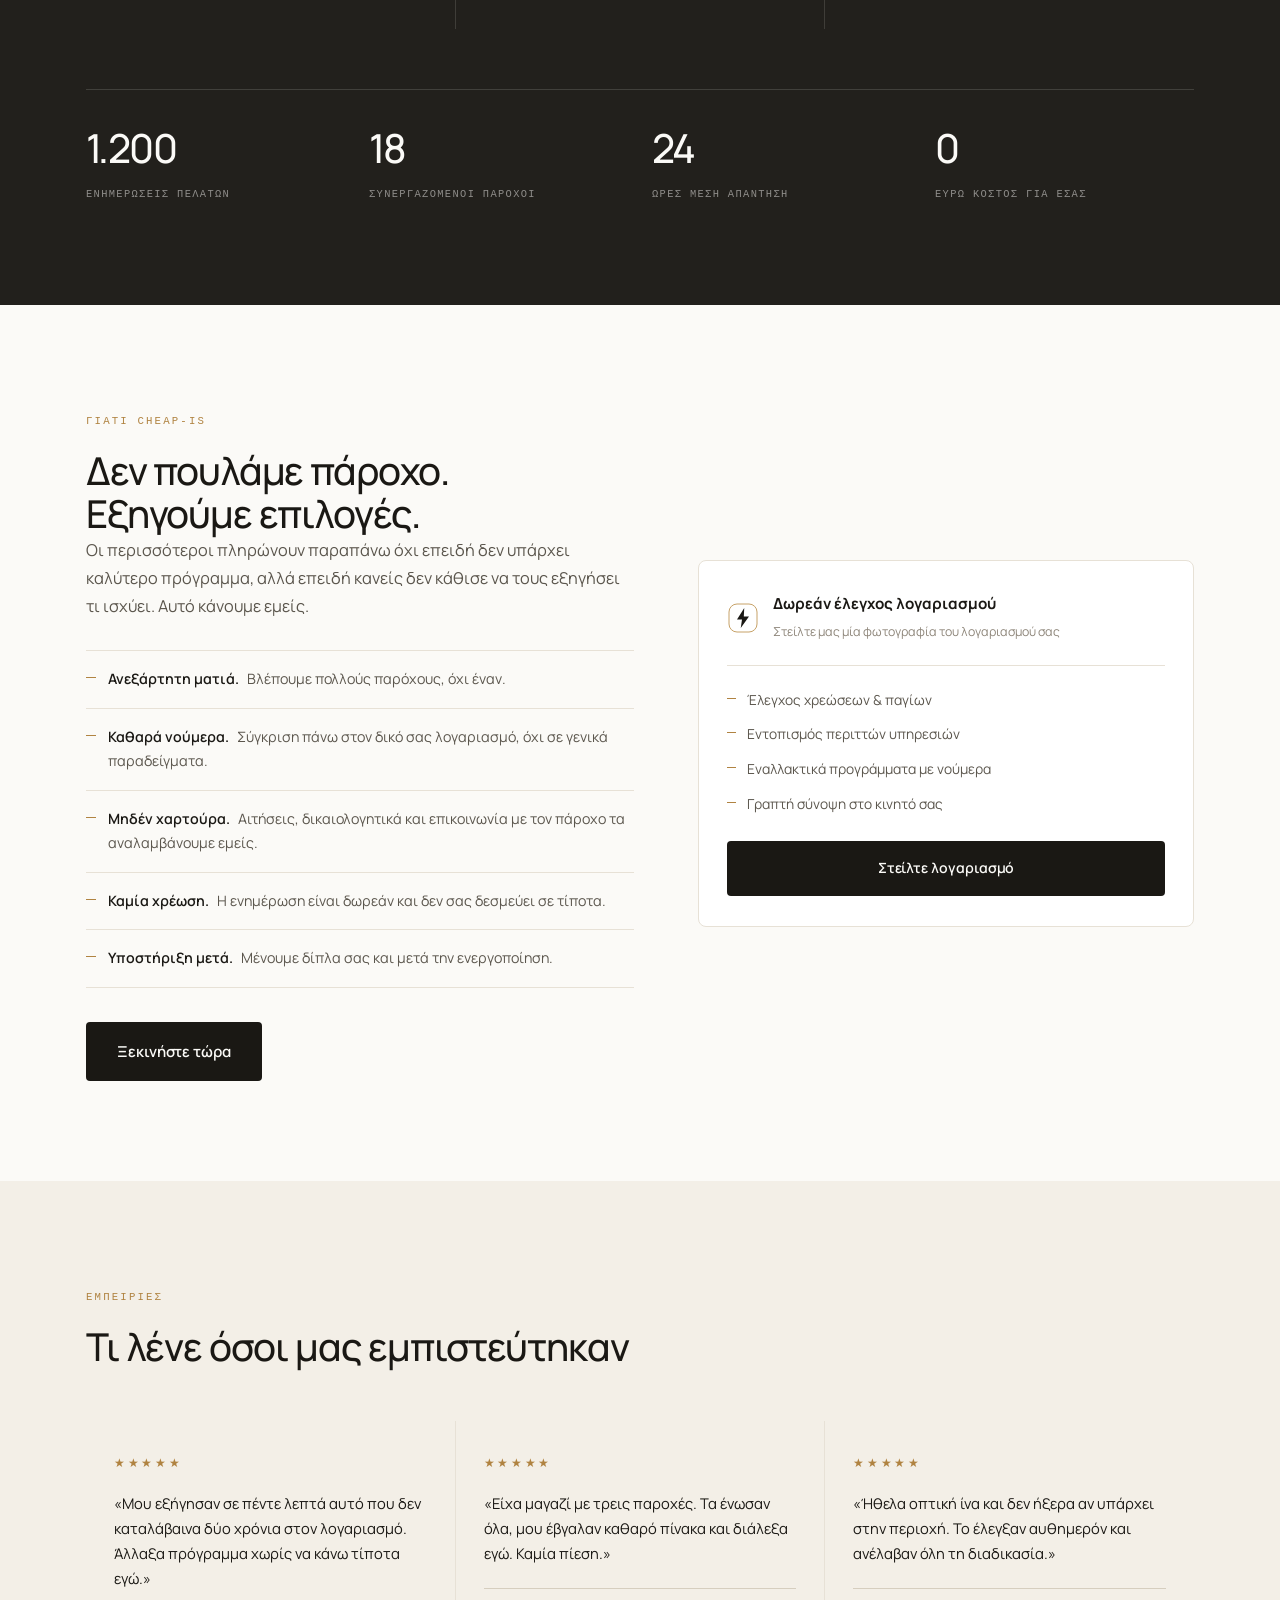
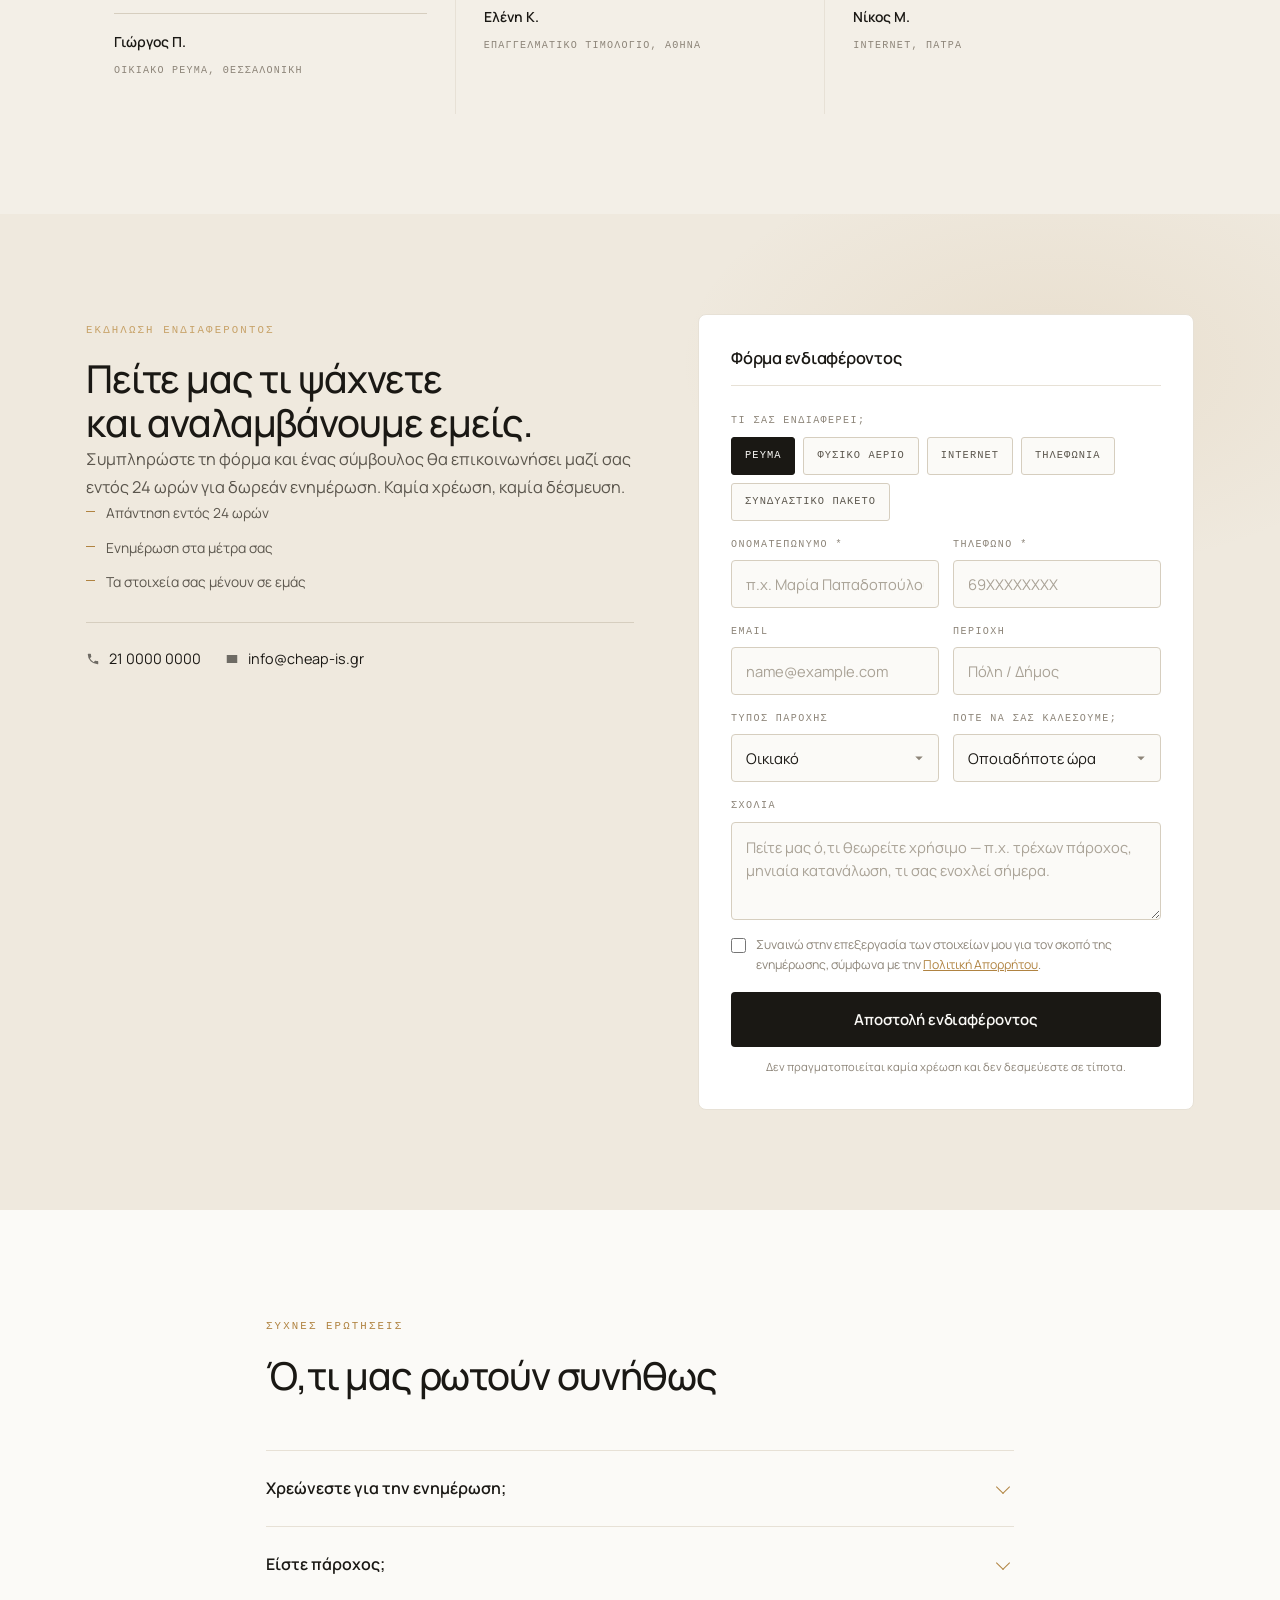
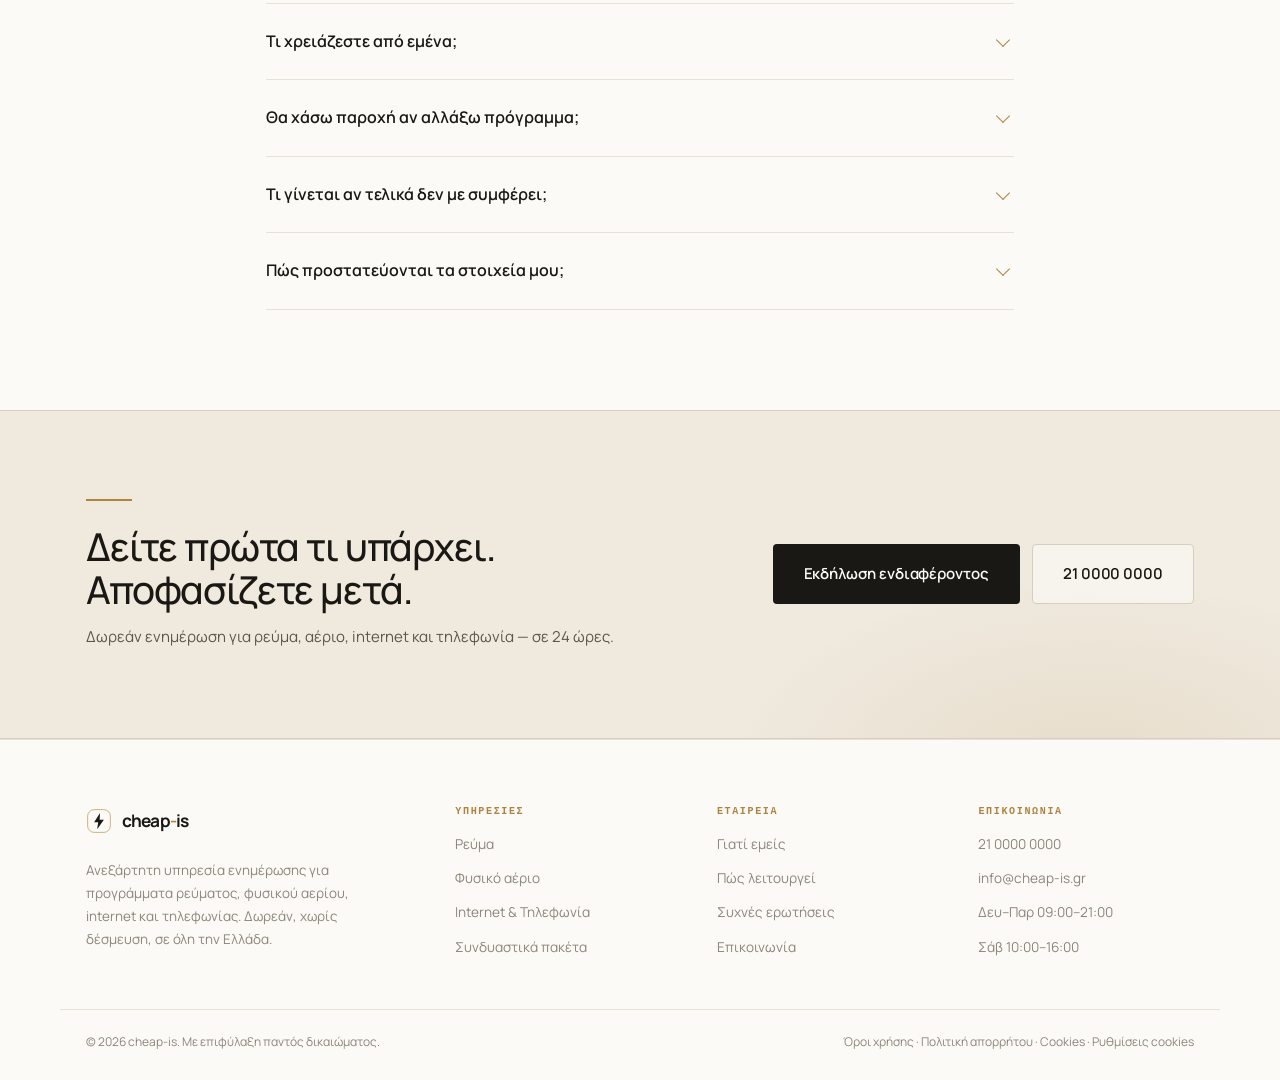
<file: c/index.html>
<!DOCTYPE html>
<html lang="el">
<head>
<meta charset="UTF-8">
<meta name="robots" content="noindex,nofollow">
<meta name="viewport" content="width=device-width, initial-scale=1">
<title>cheap-is | Ενημέρωση προγραμμάτων ρεύματος, αερίου &amp; internet</title>
<meta name="description" content="Η cheap-is σας ενημερώνει για τα διαθέσιμα προγράμματα ρεύματος, φυσικού αερίου, internet και τηλεφωνίας και αναλαμβάνει όλη τη διαδικασία. Δωρεάν ενημέρωση, χωρίς καμία δέσμευση.">
<!-- Προεπισκόπηση σε WhatsApp, Viber, Messenger, Facebook, X, LinkedIn, Telegram, iMessage -->
<meta property="og:type" content="website">
<meta property="og:site_name" content="cheap-is">
<meta property="og:locale" content="el_GR">
<meta property="og:url" content="https://cheap-is.gr/">
<meta property="og:title" content="cheap-is | Ρεύμα, αέριο & internet — όλα τα προγράμματα σε ένα μέρος">
<meta property="og:description" content="Δωρεάν ενημέρωση για προγράμματα ρεύματος, φυσικού αερίου, internet και τηλεφωνίας. Χωρίς δέσμευση, χωρίς χρέωση, απάντηση σε 24 ώρες.">
<meta property="og:image" content="https://cheap-is.gr/assets/og-image.jpg">
<meta property="og:image:width" content="1200">
<meta property="og:image:height" content="630">
<meta property="og:image:alt" content="cheap-is — ρεύμα, αέριο, internet σε ένα μέρος">
<meta name="twitter:card" content="summary_large_image">
<meta name="twitter:title" content="cheap-is | Ρεύμα, αέριο & internet — όλα τα προγράμματα σε ένα μέρος">
<meta name="twitter:description" content="Δωρεάν ενημέρωση για προγράμματα ρεύματος, φυσικού αερίου, internet και τηλεφωνίας. Χωρίς δέσμευση, χωρίς χρέωση, απάντηση σε 24 ώρες.">
<meta name="twitter:image" content="https://cheap-is.gr/assets/og-image.jpg">
<meta name="theme-color" content="#FBFAF7">
<link rel="canonical" href="https://cheap-is.gr/">
<link rel="apple-touch-icon" href="assets/favicon.png">
<link rel="icon" href="assets/favicon-64.png" type="image/png">
<link rel="stylesheet" href="fonts.css">
<link rel="stylesheet" href="styles.css">
</head>
<body>

<!-- ===== TOP BAR ===== -->
<div class="topbar">
  <div class="container topbar__in">
    <span class="topbar__item"><svg class="ic" viewBox="0 0 24 24"><path d="M12 2 4 6v6c0 5 3.4 9.4 8 10 4.6-.6 8-5 8-10V6l-8-4Z"/></svg> Ανεξάρτητη ενημέρωση — δεν ανήκουμε σε πάροχο</span>
    <span class="topbar__item topbar__item--hide"><svg class="ic" viewBox="0 0 24 24"><path d="M12 2a10 10 0 1 0 0 20 10 10 0 0 0 0-20Zm1 10.6 4 2.3-.8 1.4-5.2-3V6h2v6.6Z"/></svg> Δευ–Παρ 09:00–21:00 &amp; Σάβ 10:00–16:00</span>
    <a class="topbar__phone" href="tel:+302100000000"><svg class="ic" viewBox="0 0 24 24"><path d="M6.6 10.8a15 15 0 0 0 6.6 6.6l2.2-2.2c.3-.3.7-.4 1-.2 1.2.4 2.4.6 3.6.6.6 0 1 .4 1 1V20c0 .6-.4 1-1 1A17 17 0 0 1 3 4c0-.6.4-1 1-1h3.5c.6 0 1 .4 1 1 0 1.3.2 2.5.6 3.6.1.4 0 .8-.2 1l-2.3 2.2Z"/></svg> 21 0000 0000</a>
  </div>
</div>

<!-- ===== HEADER ===== -->
<header class="header" id="header">
  <div class="container header__in">
    <a href="#" class="brand" aria-label="cheap-is αρχική">
      <img src="assets/mark.svg" alt="" class="brand__mark">
      <span class="brand__text">cheap<span class="brand__dash">-</span>is</span>
    </a>

    <nav class="nav" id="nav">
      <a href="#ypiresies">Υπηρεσίες</a>
      <a href="#programmata">Προγράμματα</a>
      <a href="#pws">Πώς λειτουργεί</a>
      <a href="#giati">Γιατί εμείς</a>
      <a href="#faq">Ερωτήσεις</a>
      <a href="#endiaferon" class="btn btn--gold nav__cta">Εκδήλωση ενδιαφέροντος</a>
    </nav>

    <a href="#endiaferon" class="btn btn--gold header__cta">Εκδήλωση ενδιαφέροντος</a>
    <button class="burger" id="burger" aria-label="Μενού" aria-expanded="false"><span></span><span></span><span></span></button>
  </div>
</header>

<!-- ===== HERO ===== -->
<section class="hero">
  <div class="hero__bg" aria-hidden="true"></div>
  <div class="container hero__in">
    <div class="hero__copy reveal">
      <span class="eyebrow"><i></i> Δωρεάν ενημέρωση · Καμία δέσμευση</span>
      <h1>Ένα τηλέφωνο.<br>Όλα τα προγράμματα<br><span class="grad">σε ένα μέρος.</span></h1>
      <p class="lead">
        Ρεύμα, φυσικό αέριο, internet και τηλεφωνία. Σας ενημερώνουμε για όσα προγράμματα
        κυκλοφορούν στην αγορά, σας εξηγούμε τι σημαίνει το καθένα στον λογαριασμό σας
        και αναλαμβάνουμε όλη τη διαδικασία — χωρίς χαρτούρα και χωρίς κόστος για εσάς.
      </p>
      <div class="hero__cta">
        <a href="#endiaferon" class="btn btn--gold btn--lg">Θέλω ενημέρωση</a>
        <a href="#programmata" class="btn btn--ghost btn--lg">Δείτε προγράμματα</a>
      </div>
      <ul class="hero__ticks">
        <li>Χωρίς χρέωση</li>
        <li>Χωρίς δέσμευση</li>
        <li>Απάντηση σε 24 ώρες</li>
      </ul>
    </div>

    <aside class="hero__card reveal" style="--d:.15s">
      <div class="qcard">
        <div class="qcard__head">
          <h3>Γρήγορη εκδήλωση ενδιαφέροντος</h3>
          <p>Συμπληρώστε τα στοιχεία σας και σας καλούμε εμείς.</p>
        </div>
        <form class="qcard__form" data-lead-form data-form-id="hero">
          <div class="chips" role="group" aria-label="Κατηγορία">
            <label class="chip"><input type="radio" name="katigoria" value="Ρεύμα" checked><span>Ρεύμα</span></label>
            <label class="chip"><input type="radio" name="katigoria" value="Φυσικό αέριο"><span>Αέριο</span></label>
            <label class="chip"><input type="radio" name="katigoria" value="Internet &amp; Τηλεφωνία"><span>Internet</span></label>
            <label class="chip"><input type="radio" name="katigoria" value="Συνδυαστικό πακέτο"><span>Όλα μαζί</span></label>
          </div>
          <div class="field"><input type="text" name="onoma" placeholder="Ονοματεπώνυμο" required autocomplete="name"></div>
          <div class="field"><input type="tel" name="tilefono" placeholder="Κινητό τηλέφωνο" required autocomplete="tel" inputmode="tel"></div>
          <div class="field"><input type="email" name="email" placeholder="Email (προαιρετικό)" autocomplete="email"></div>
          <div class="hp" aria-hidden="true"><label>Website<input type="text" name="website" tabindex="-1" autocomplete="off"></label></div>
          <label class="consent">
            <input type="checkbox" name="synainesi" required>
            <span>Συναινώ στην επικοινωνία μαζί μου για ενημέρωση προγραμμάτων.</span>
          </label>
          <button type="submit" class="btn btn--gold btn--block">Να με καλέσετε</button>
          <p class="qcard__note">Τα στοιχεία σας δεν πωλούνται και δεν προωθούνται σε τρίτους.</p>
        </form>
      </div>
    </aside>
  </div>

  <div class="container">
    <div class="trustbar reveal">
      <span class="trustbar__label">Καλύπτουμε</span>
      <span class="trustbar__item">Οικιακά τιμολόγια</span>
      <span class="trustbar__dot"></span>
      <span class="trustbar__item">Επαγγελματικά τιμολόγια</span>
      <span class="trustbar__dot"></span>
      <span class="trustbar__item">Αγροτικά τιμολόγια</span>
      <span class="trustbar__dot"></span>
      <span class="trustbar__item">Όλη την Ελλάδα</span>
    </div>
  </div>
</section>

<!-- ===== ΥΠΗΡΕΣΙΕΣ ===== -->
<section class="section" id="ypiresies">
  <div class="container">
    <div class="sec-head reveal">
      <span class="kicker">Οι υπηρεσίες μας</span>
      <h2>Τι μπορούμε να δούμε μαζί</h2>
      <p>Σε κάθε κατηγορία εξετάζουμε τι υπάρχει διαθέσιμο στην αγορά σήμερα και σας το παρουσιάζουμε απλά, χωρίς αστερίσκους.</p>
    </div>

    <div class="grid grid--4">
      <article class="scard reveal">
        <div class="scard__ic scard__ic--amber"><svg viewBox="0 0 24 24"><path d="M13 2 4 14h6l-1 8 9-12h-6l1-8Z"/></svg></div>
        <h3>Ρεύμα</h3>
        <p>Σταθερά, κυμαινόμενα και μπλε τιμολόγια, πάγια, εκπτώσεις συνέπειας και ρήτρες — τι σημαίνουν πραγματικά για τον λογαριασμό σας.</p>
        <a href="#endiaferon" class="link">Ενημερωθείτε <span>→</span></a>
      </article>

      <article class="scard reveal" style="--d:.06s">
        <div class="scard__ic scard__ic--orange"><svg viewBox="0 0 24 24"><path d="M12 2s5 4.5 5 9a5 5 0 0 1-10 0c0-1.6.6-3 1.4-4.2.3 1.2 1 2 2 2.2C10 7 12 5 12 2Z"/></svg></div>
        <h3>Φυσικό αέριο</h3>
        <p>Θέρμανση, μαγείρεμα και ζεστό νερό. Σύγκριση προγραμμάτων και ενημέρωση για νέα σύνδεση ή αλλαγή προμηθευτή.</p>
        <a href="#endiaferon" class="link">Ενημερωθείτε <span>→</span></a>
      </article>

      <article class="scard reveal" style="--d:.12s">
        <div class="scard__ic scard__ic--blue"><svg viewBox="0 0 24 24"><path d="M12 19a1.6 1.6 0 1 0 0 3.2A1.6 1.6 0 0 0 12 19Zm0-4.6c1.6 0 3 .6 4.1 1.7l-1.7 1.7A3.4 3.4 0 0 0 12 16.8c-.9 0-1.8.4-2.4 1l-1.7-1.7A5.8 5.8 0 0 1 12 14.4Zm0-4.6c2.8 0 5.4 1.1 7.4 3l-1.7 1.7A8 8 0 0 0 12 12a8 8 0 0 0-5.7 2.4L4.6 12.8a10.4 10.4 0 0 1 7.4-3Zm0-4.6c4.1 0 7.8 1.7 10.5 4.3l-1.7 1.7A12.7 12.7 0 0 0 12 7.6a12.7 12.7 0 0 0-8.8 3.6L1.5 9.5A14.9 14.9 0 0 1 12 5.2Z"/></svg></div>
        <h3>Internet &amp; Τηλεφωνία</h3>
        <p>Οπτική ίνα, VDSL, σταθερό και κινητό. Ταχύτητες, δεσμεύσεις και τι πραγματικά πληρώνετε μετά τους πρώτους μήνες.</p>
        <a href="#endiaferon" class="link">Ενημερωθείτε <span>→</span></a>
      </article>

      <article class="scard reveal" style="--d:.18s">
        <div class="scard__ic scard__ic--green"><svg viewBox="0 0 24 24"><path d="M12 3 3 10h2v9h5v-5h4v5h5v-9h2L12 3Z"/></svg></div>
        <h3>Συνδυαστικά πακέτα</h3>
        <p>Ρεύμα, αέριο και internet σε έναν λογαριασμό. Βλέπουμε αν το «όλα μαζί» σας συμφέρει ή απλώς σας δένει.</p>
        <a href="#endiaferon" class="link">Ενημερωθείτε <span>→</span></a>
      </article>
    </div>
  </div>
</section>

<!-- ===== ΠΡΟΓΡΑΜΜΑΤΑ ===== -->
<section class="section section--soft" id="programmata">
  <div class="container">
    <div class="sec-head reveal">
      <span class="kicker">Προγράμματα</span>
      <h2>Τύποι προγραμμάτων που θα συζητήσουμε</h2>
      <p>Ενδεικτική παρουσίαση των κατηγοριών. Τα ακριβή προγράμματα και οι τιμές εξαρτώνται από τον πάροχο, την περιοχή και την κατανάλωσή σας — τα βλέπουμε μαζί στην ενημέρωση.</p>
    </div>

    <div class="tabs reveal" role="tablist">
      <button class="tab is-active" role="tab" data-tab="revma">Ρεύμα</button>
      <button class="tab" role="tab" data-tab="aerio">Φυσικό αέριο</button>
      <button class="tab" role="tab" data-tab="net">Internet</button>
    </div>

    <div class="panels">
      <!-- ΡΕΥΜΑ -->
      <div class="panel is-active" data-panel="revma">
        <div class="grid grid--3">
          <article class="pcard reveal">
            <span class="pcard__tag">Σταθερό</span>
            <h3>Σταθερή τιμή</h3>
            <p class="pcard__sub">Ίδια χρέωση κιλοβατώρας για όλη τη διάρκεια.</p>
            <ul class="ticks">
              <li>Προβλέψιμος λογαριασμός</li>
              <li>Χωρίς ρήτρα αναπροσαρμογής</li>
              <li>Συνήθως 12μηνη δέσμευση</li>
            </ul>
            <p class="pcard__for"><b>Ταιριάζει σε:</b> όποιον θέλει ησυχία και σταθερό budget.</p>
          </article>

          <article class="pcard pcard--hot reveal" style="--d:.06s">
            <span class="pcard__flag">Δημοφιλές</span>
            <span class="pcard__tag">Μπλε</span>
            <h3>Μπλε τιμολόγιο</h3>
            <p class="pcard__sub">Τυποποιημένη μορφή, εύκολη σύγκριση μεταξύ παρόχων.</p>
            <ul class="ticks">
              <li>Καθαρή τιμή χωρίς κρυφές ρήτρες</li>
              <li>Έκπτωση συνέπειας</li>
              <li>Χωρίς δέσμευση παραμονής</li>
            </ul>
            <p class="pcard__for"><b>Ταιριάζει σε:</b> νοικοκυριά που θέλουν απλά και ξεκάθαρα.</p>
          </article>

          <article class="pcard reveal" style="--d:.12s">
            <span class="pcard__tag">Κυμαινόμενο</span>
            <h3>Κυμαινόμενη τιμή</h3>
            <p class="pcard__sub">Ακολουθεί την αγορά ενέργειας κάθε μήνα.</p>
            <ul class="ticks">
              <li>Χαμηλότερη τιμή σε πτωτική αγορά</li>
              <li>Ευέλικτο, χωρίς δέσμευση</li>
              <li>Απαιτεί παρακολούθηση</li>
            </ul>
            <p class="pcard__for"><b>Ταιριάζει σε:</b> όποιον παρακολουθεί και αλλάζει όταν χρειάζεται.</p>
          </article>
        </div>
      </div>

      <!-- ΑΕΡΙΟ -->
      <div class="panel" data-panel="aerio">
        <div class="grid grid--3">
          <article class="pcard reveal">
            <span class="pcard__tag">Θέρμανση</span>
            <h3>Πρόγραμμα θέρμανσης</h3>
            <p class="pcard__sub">Για κατοικίες με αυτονομία ή κεντρική θέρμανση αερίου.</p>
            <ul class="ticks">
              <li>Χαμηλότερη χρέωση τη χειμερινή περίοδο</li>
              <li>Δυνατότητα δόσεων στους λογαριασμούς</li>
              <li>Έκπτωση εμπρόθεσμης εξόφλησης</li>
            </ul>
            <p class="pcard__for"><b>Ταιριάζει σε:</b> σπίτια με υψηλή χειμερινή κατανάλωση.</p>
          </article>

          <article class="pcard pcard--hot reveal" style="--d:.06s">
            <span class="pcard__flag">Δημοφιλές</span>
            <span class="pcard__tag">Σταθερό</span>
            <h3>Σταθερή τιμή αερίου</h3>
            <p class="pcard__sub">Κλειδωμένη τιμή για 12 μήνες.</p>
            <ul class="ticks">
              <li>Προστασία από αυξήσεις</li>
              <li>Σταθερό πάγιο</li>
              <li>Συνδυάζεται με ρεύμα</li>
            </ul>
            <p class="pcard__for"><b>Ταιριάζει σε:</b> όποιον θέλει σιγουριά μέσα στον χειμώνα.</p>
          </article>

          <article class="pcard reveal" style="--d:.12s">
            <span class="pcard__tag">Νέα σύνδεση</span>
            <h3>Πρώτη σύνδεση</h3>
            <p class="pcard__sub">Ενημέρωση για τη διαδικασία και το κόστος σύνδεσης.</p>
            <ul class="ticks">
              <li>Έλεγχος διαθεσιμότητας δικτύου</li>
              <li>Δικαιολογητικά &amp; βήματα</li>
              <li>Προγράμματα εσωτερικής εγκατάστασης</li>
            </ul>
            <p class="pcard__for"><b>Ταιριάζει σε:</b> όσους περνούν πρώτη φορά σε αέριο.</p>
          </article>
        </div>
      </div>

      <!-- INTERNET -->
      <div class="panel" data-panel="net">
        <div class="grid grid--3">
          <article class="pcard reveal">
            <span class="pcard__tag">VDSL</span>
            <h3>Έως 100 Mbps</h3>
            <p class="pcard__sub">Η βασική επιλογή για καθημερινή χρήση.</p>
            <ul class="ticks">
              <li>Απεριόριστα αστικά &amp; υπεραστικά</li>
              <li>Δωρεάν router</li>
              <li>Άμεση διαθεσιμότητα σχεδόν παντού</li>
            </ul>
            <p class="pcard__for"><b>Ταιριάζει σε:</b> 1–3 άτομα, streaming και browsing.</p>
          </article>

          <article class="pcard pcard--hot reveal" style="--d:.06s">
            <span class="pcard__flag">Δημοφιλές</span>
            <span class="pcard__tag">Οπτική ίνα</span>
            <h3>Έως 500 Mbps</h3>
            <p class="pcard__sub">Fiber to the Home, εκεί που υπάρχει διαθεσιμότητα.</p>
            <ul class="ticks">
              <li>Σταθερή ταχύτητα σε πολλές συσκευές</li>
              <li>Ιδανικό για τηλεργασία &amp; gaming</li>
              <li>Πακέτα με κινητή τηλεφωνία</li>
            </ul>
            <p class="pcard__for"><b>Ταιριάζει σε:</b> οικογένειες και όσους δουλεύουν από το σπίτι.</p>
          </article>

          <article class="pcard reveal" style="--d:.12s">
            <span class="pcard__tag">Επαγγελματικά</span>
            <h3>Business πακέτα</h3>
            <p class="pcard__sub">Σύνδεση για γραφείο, κατάστημα ή επιχείρηση.</p>
            <ul class="ticks">
              <li>Στατική IP &amp; προτεραιότητα βλαβών</li>
              <li>Συνδυασμός με εταιρικά κινητά</li>
              <li>Τιμολόγηση με ΑΦΜ επιχείρησης</li>
            </ul>
            <p class="pcard__for"><b>Ταιριάζει σε:</b> μικρές και μεσαίες επιχειρήσεις.</p>
          </article>
        </div>
      </div>
    </div>

    <p class="disclaimer reveal">Οι παραπάνω περιγραφές είναι ενημερωτικές και δεν αποτελούν προσφορά. Οι τελικές τιμές, οι όροι και η διαθεσιμότητα καθορίζονται από τον εκάστοτε πάροχο.</p>
  </div>
</section>

<!-- ===== ΠΩΣ ΛΕΙΤΟΥΡΓΕΙ ===== -->
<section class="section section--dark" id="pws">
  <div class="container">
    <div class="sec-head sec-head--light reveal">
      <span class="kicker kicker--light">Η διαδικασία</span>
      <h2>Τρία βήματα, μηδέν ταλαιπωρία</h2>
      <p>Από την πρώτη επικοινωνία μέχρι την ενεργοποίηση, το μόνο που χρειάζεται από εσάς είναι ένας πρόσφατος λογαριασμός.</p>
    </div>

    <div class="steps">
      <article class="step reveal">
        <span class="step__n">01</span>
        <h3>Εκδηλώνετε ενδιαφέρον</h3>
        <p>Συμπληρώνετε τη φόρμα ή μας καλείτε. Μας λέτε τι σας ενδιαφέρει: ρεύμα, αέριο, internet ή όλα μαζί.</p>
      </article>
      <article class="step reveal" style="--d:.08s">
        <span class="step__n">02</span>
        <h3>Σας ενημερώνουμε</h3>
        <p>Κοιτάμε την κατανάλωσή σας και σας παρουσιάζουμε τα προγράμματα που ταιριάζουν, με καθαρά νούμερα και χωρίς ψιλά γράμματα.</p>
      </article>
      <article class="step reveal" style="--d:.16s">
        <span class="step__n">03</span>
        <h3>Αναλαμβάνουμε τα υπόλοιπα</h3>
        <p>Αν επιλέξετε να προχωρήσετε, ετοιμάζουμε εμείς την αίτηση και παρακολουθούμε τη σύνδεση μέχρι να ενεργοποιηθεί.</p>
      </article>
    </div>

    <div class="stats reveal">
      <div class="stat"><b data-count="1200">0</b><span>ενημερώσεις πελατών</span></div>
      <div class="stat"><b data-count="18">0</b><span>συνεργαζόμενοι πάροχοι</span></div>
      <div class="stat"><b data-count="24">0</b><span>ώρες μέση απάντηση</span></div>
      <div class="stat"><b data-count="0">0</b><span>ευρώ κόστος για εσάς</span></div>
    </div>
  </div>
</section>

<!-- ===== ΓΙΑΤΙ ΕΜΕΙΣ ===== -->
<section class="section" id="giati">
  <div class="container split">
    <div class="split__copy reveal">
      <span class="kicker">Γιατί cheap-is</span>
      <h2>Δεν πουλάμε πάροχο.<br>Εξηγούμε επιλογές.</h2>
      <p class="lead lead--dark">
        Οι περισσότεροι πληρώνουν παραπάνω όχι επειδή δεν υπάρχει καλύτερο πρόγραμμα,
        αλλά επειδή κανείς δεν κάθισε να τους εξηγήσει τι ισχύει. Αυτό κάνουμε εμείς.
      </p>
      <ul class="benefits">
        <li><b>Ανεξάρτητη ματιά.</b> Βλέπουμε πολλούς παρόχους, όχι έναν.</li>
        <li><b>Καθαρά νούμερα.</b> Σύγκριση πάνω στον δικό σας λογαριασμό, όχι σε γενικά παραδείγματα.</li>
        <li><b>Μηδέν χαρτούρα.</b> Αιτήσεις, δικαιολογητικά και επικοινωνία με τον πάροχο τα αναλαμβάνουμε εμείς.</li>
        <li><b>Καμία χρέωση.</b> Η ενημέρωση είναι δωρεάν και δεν σας δεσμεύει σε τίποτα.</li>
        <li><b>Υποστήριξη μετά.</b> Μένουμε δίπλα σας και μετά την ενεργοποίηση.</li>
      </ul>
      <a href="#endiaferon" class="btn btn--navy btn--lg">Ξεκινήστε τώρα</a>
    </div>

    <div class="split__side reveal" style="--d:.12s">
      <div class="quote-card">
        <div class="quote-card__top">
          <img src="assets/mark.svg" alt="" class="quote-card__logo">
          <div>
            <b>Δωρεάν έλεγχος λογαριασμού</b>
            <span>Στείλτε μας μία φωτογραφία του λογαριασμού σας</span>
          </div>
        </div>
        <ul class="checkrow">
          <li>Έλεγχος χρεώσεων &amp; παγίων</li>
          <li>Εντοπισμός περιττών υπηρεσιών</li>
          <li>Εναλλακτικά προγράμματα με νούμερα</li>
          <li>Γραπτή σύνοψη στο κινητό σας</li>
        </ul>
        <a href="#endiaferon" class="btn btn--gold btn--block">Στείλτε λογαριασμό</a>
      </div>
    </div>
  </div>
</section>

<!-- ===== ΜΑΡΤΥΡΙΕΣ ===== -->
<section class="section section--soft">
  <div class="container">
    <div class="sec-head reveal">
      <span class="kicker">Εμπειρίες</span>
      <h2>Τι λένε όσοι μας εμπιστεύτηκαν</h2>
    </div>
    <div class="grid grid--3">
      <article class="tcard reveal">
        <div class="stars">★★★★★</div>
        <p>«Μου εξήγησαν σε πέντε λεπτά αυτό που δεν καταλάβαινα δύο χρόνια στον λογαριασμό. Άλλαξα πρόγραμμα χωρίς να κάνω τίποτα εγώ.»</p>
        <footer><b>Γιώργος Π.</b><span>Οικιακό ρεύμα, Θεσσαλονίκη</span></footer>
      </article>
      <article class="tcard reveal" style="--d:.08s">
        <div class="stars">★★★★★</div>
        <p>«Είχα μαγαζί με τρεις παροχές. Τα ένωσαν όλα, μου έβγαλαν καθαρό πίνακα και διάλεξα εγώ. Καμία πίεση.»</p>
        <footer><b>Ελένη Κ.</b><span>Επαγγελματικό τιμολόγιο, Αθήνα</span></footer>
      </article>
      <article class="tcard reveal" style="--d:.16s">
        <div class="stars">★★★★★</div>
        <p>«Ήθελα οπτική ίνα και δεν ήξερα αν υπάρχει στην περιοχή. Το έλεγξαν αυθημερόν και ανέλαβαν όλη τη διαδικασία.»</p>
        <footer><b>Νίκος Μ.</b><span>Internet, Πάτρα</span></footer>
      </article>
    </div>
  </div>
</section>

<!-- ===== ΦΟΡΜΑ ===== -->
<section class="section section--form" id="endiaferon">
  <div class="container split split--form">
    <div class="split__copy reveal">
      <span class="kicker kicker--light">Εκδήλωση ενδιαφέροντος</span>
      <h2>Πείτε μας τι ψάχνετε<br>και αναλαμβάνουμε εμείς.</h2>
      <p class="lead lead--light">
        Συμπληρώστε τη φόρμα και ένας σύμβουλος θα επικοινωνήσει μαζί σας εντός 24 ωρών
        για δωρεάν ενημέρωση. Καμία χρέωση, καμία δέσμευση.
      </p>
      <ul class="checkrow checkrow--light">
        <li>Απάντηση εντός 24 ωρών</li>
        <li>Ενημέρωση στα μέτρα σας</li>
        <li>Τα στοιχεία σας μένουν σε εμάς</li>
      </ul>
      <div class="contactline">
        <a href="tel:+302100000000"><svg class="ic" viewBox="0 0 24 24"><path d="M6.6 10.8a15 15 0 0 0 6.6 6.6l2.2-2.2c.3-.3.7-.4 1-.2 1.2.4 2.4.6 3.6.6.6 0 1 .4 1 1V20c0 .6-.4 1-1 1A17 17 0 0 1 3 4c0-.6.4-1 1-1h3.5c.6 0 1 .4 1 1 0 1.3.2 2.5.6 3.6.1.4 0 .8-.2 1l-2.3 2.2Z"/></svg> 21 0000 0000</a>
        <a href="mailto:info@cheap-is.gr"><svg class="ic" viewBox="0 0 24 24"><path d="M3 5h18v14H3V5Zm9 7L4.5 6.8h15L12 12Z"/></svg> info@cheap-is.gr</a>
      </div>
    </div>

    <div class="split__side reveal" style="--d:.1s">
      <form class="bigform" data-lead-form data-form-id="main">
        <h3>Φόρμα ενδιαφέροντος</h3>

        <div class="field">
          <label>Τι σας ενδιαφέρει;</label>
          <div class="chips chips--wrap" role="group">
            <label class="chip"><input type="checkbox" name="endiaferon" value="Ρεύμα" checked><span>Ρεύμα</span></label>
            <label class="chip"><input type="checkbox" name="endiaferon" value="Φυσικό αέριο"><span>Φυσικό αέριο</span></label>
            <label class="chip"><input type="checkbox" name="endiaferon" value="Internet"><span>Internet</span></label>
            <label class="chip"><input type="checkbox" name="endiaferon" value="Τηλεφωνία"><span>Τηλεφωνία</span></label>
            <label class="chip"><input type="checkbox" name="endiaferon" value="Συνδυαστικό πακέτο"><span>Συνδυαστικό πακέτο</span></label>
          </div>
        </div>

        <div class="row">
          <div class="field"><label for="f-onoma">Ονοματεπώνυμο *</label><input id="f-onoma" type="text" name="onoma" required autocomplete="name" placeholder="π.χ. Μαρία Παπαδοπούλου"></div>
          <div class="field"><label for="f-tel">Τηλέφωνο *</label><input id="f-tel" type="tel" name="tilefono" required autocomplete="tel" inputmode="tel" placeholder="69XXXXXXXX"></div>
        </div>

        <div class="row">
          <div class="field"><label for="f-mail">Email</label><input id="f-mail" type="email" name="email" autocomplete="email" placeholder="name@example.com"></div>
          <div class="field"><label for="f-perioxi">Περιοχή</label><input id="f-perioxi" type="text" name="perioxi" placeholder="Πόλη / Δήμος"></div>
        </div>

        <div class="row">
          <div class="field">
            <label for="f-typos">Τύπος παροχής</label>
            <select id="f-typos" name="typos">
              <option>Οικιακό</option>
              <option>Επαγγελματικό</option>
              <option>Αγροτικό</option>
            </select>
          </div>
          <div class="field">
            <label for="f-wra">Πότε να σας καλέσουμε;</label>
            <select id="f-wra" name="wra">
              <option>Οποιαδήποτε ώρα</option>
              <option>Πρωί (09:00–13:00)</option>
              <option>Μεσημέρι (13:00–17:00)</option>
              <option>Απόγευμα (17:00–21:00)</option>
            </select>
          </div>
        </div>

        <div class="field">
          <label for="f-sxolia">Σχόλια</label>
          <textarea id="f-sxolia" name="sxolia" rows="3" placeholder="Πείτε μας ό,τι θεωρείτε χρήσιμο — π.χ. τρέχων πάροχος, μηνιαία κατανάλωση, τι σας ενοχλεί σήμερα."></textarea>
        </div>

        <div class="hp" aria-hidden="true"><label>Website<input type="text" name="website" tabindex="-1" autocomplete="off"></label></div>
          <label class="consent">
          <input type="checkbox" name="synainesi" required>
          <span>Συναινώ στην επεξεργασία των στοιχείων μου για τον σκοπό της ενημέρωσης, σύμφωνα με την <a href="politiki-aporritou.html" target="_blank">Πολιτική Απορρήτου</a>.</span>
        </label>

        <button type="submit" class="btn btn--gold btn--block btn--lg">Αποστολή ενδιαφέροντος</button>
        <p class="qcard__note">Δεν πραγματοποιείται καμία χρέωση και δεν δεσμεύεστε σε τίποτα.</p>
      </form>
    </div>
  </div>
</section>

<!-- ===== FAQ ===== -->
<section class="section" id="faq">
  <div class="container container--narrow">
    <div class="sec-head reveal">
      <span class="kicker">Συχνές ερωτήσεις</span>
      <h2>Ό,τι μας ρωτούν συνήθως</h2>
    </div>

    <div class="faq">
      <details class="reveal"><summary>Χρεώνεστε για την ενημέρωση;</summary><div><p>Όχι. Η ενημέρωση, η σύγκριση προγραμμάτων και η υποβολή της αίτησης είναι δωρεάν για εσάς. Δεν υπάρχει κρυφή χρέωση σε κανένα στάδιο.</p></div></details>
      <details class="reveal"><summary>Είστε πάροχος;</summary><div><p>Όχι. Η cheap-is είναι ανεξάρτητη υπηρεσία ενημέρωσης. Δεν παρέχουμε εμείς ρεύμα, αέριο ή internet — σας παρουσιάζουμε τι υπάρχει διαθέσιμο και επιλέγετε εσείς.</p></div></details>
      <details class="reveal"><summary>Τι χρειάζεστε από εμένα;</summary><div><p>Ιδανικά έναν πρόσφατο λογαριασμό (φωτογραφία αρκεί) για να δούμε την πραγματική σας κατανάλωση, και ένα τηλέφωνο επικοινωνίας. Τίποτα άλλο.</p></div></details>
      <details class="reveal"><summary>Θα χάσω παροχή αν αλλάξω πρόγραμμα;</summary><div><p>Όχι. Η αλλαγή προμηθευτή γίνεται χωρίς διακοπή. Δεν απαιτείται νέα εγκατάσταση ούτε αλλαγή μετρητή.</p></div></details>
      <details class="reveal"><summary>Τι γίνεται αν τελικά δεν με συμφέρει;</summary><div><p>Τότε σας το λέμε ευθέως και μένετε εκεί που είστε. Η δουλειά μας είναι να ξέρετε πού βρίσκεστε, όχι να αλλάξετε με κάθε κόστος.</p></div></details>
      <details class="reveal"><summary>Πώς προστατεύονται τα στοιχεία μου;</summary><div><p>Χρησιμοποιούνται αποκλειστικά για την επικοινωνία μαζί σας και την ενημέρωση που ζητήσατε. Δεν πωλούνται και δεν διαβιβάζονται σε τρίτους για διαφημιστικούς σκοπούς.</p></div></details>
    </div>
  </div>
</section>

<!-- ===== CTA ΤΕΛΙΚΟ ===== -->
<section class="finalcta">
  <div class="container finalcta__in reveal">
    <div>
      <h2>Δείτε πρώτα τι υπάρχει.<br>Αποφασίζετε μετά.</h2>
      <p>Δωρεάν ενημέρωση για ρεύμα, αέριο, internet και τηλεφωνία — σε 24 ώρες.</p>
    </div>
    <div class="finalcta__btns">
      <a href="#endiaferon" class="btn btn--gold btn--lg">Εκδήλωση ενδιαφέροντος</a>
      <a href="tel:+302100000000" class="btn btn--ghost btn--lg">21 0000 0000</a>
    </div>
  </div>
</section>

<!-- ===== FOOTER ===== -->
<footer class="footer">
  <div class="container footer__in">
    <div class="footer__brand">
      <a href="#" class="brand brand--footer">
        <img src="assets/mark.svg" alt="" class="brand__mark">
        <span class="brand__text">cheap<span class="brand__dash">-</span>is</span>
      </a>
      <p>Ανεξάρτητη υπηρεσία ενημέρωσης για προγράμματα ρεύματος, φυσικού αερίου, internet και τηλεφωνίας. Δωρεάν, χωρίς δέσμευση, σε όλη την Ελλάδα.</p>
    </div>
    <div class="footer__col">
      <h4>Υπηρεσίες</h4>
      <a href="#ypiresies">Ρεύμα</a>
      <a href="#ypiresies">Φυσικό αέριο</a>
      <a href="#ypiresies">Internet &amp; Τηλεφωνία</a>
      <a href="#ypiresies">Συνδυαστικά πακέτα</a>
    </div>
    <div class="footer__col">
      <h4>Εταιρεία</h4>
      <a href="#giati">Γιατί εμείς</a>
      <a href="#pws">Πώς λειτουργεί</a>
      <a href="#faq">Συχνές ερωτήσεις</a>
      <a href="#endiaferon">Επικοινωνία</a>
    </div>
    <div class="footer__col">
      <h4>Επικοινωνία</h4>
      <a href="tel:+302100000000">21 0000 0000</a>
      <a href="mailto:info@cheap-is.gr">info@cheap-is.gr</a>
      <span>Δευ–Παρ 09:00–21:00</span>
      <span>Σάβ 10:00–16:00</span>
    </div>
  </div>
  <div class="container footer__bottom">
    <span>© <span id="year">2026</span> cheap-is. Με επιφύλαξη παντός δικαιώματος.</span>
    <span class="footer__legal"><a href="oroi-xrisis.html">Όροι χρήσης</a> · <a href="politiki-aporritou.html">Πολιτική απορρήτου</a> · <a href="cookies.html">Cookies</a> · <a href="#" data-cookie-settings>Ρυθμίσεις cookies</a></span>
  </div>
</footer>

<!-- ===== MODAL ΕΠΙΤΥΧΙΑΣ ===== -->
<div class="modal" id="okModal" hidden>
  <div class="modal__box" role="dialog" aria-modal="true">
    <div class="modal__ic"><svg viewBox="0 0 24 24"><path d="M9 16.2 4.8 12l-1.4 1.4L9 19 21 7l-1.4-1.4L9 16.2Z"/></svg></div>
    <h3 id="okTitle">Λάβαμε το ενδιαφέρον σας</h3>
    <p id="okText">Ένας σύμβουλος θα επικοινωνήσει μαζί σας εντός 24 ωρών. Ευχαριστούμε για την εμπιστοσύνη.</p>
    <button class="btn btn--navy" data-close-modal>Εντάξει</button>
  </div>
</div>

<script src="config.js"></script>
<script src="script.js"></script>
<script src="cookies.js"></script>
</body>
</html>
</file>
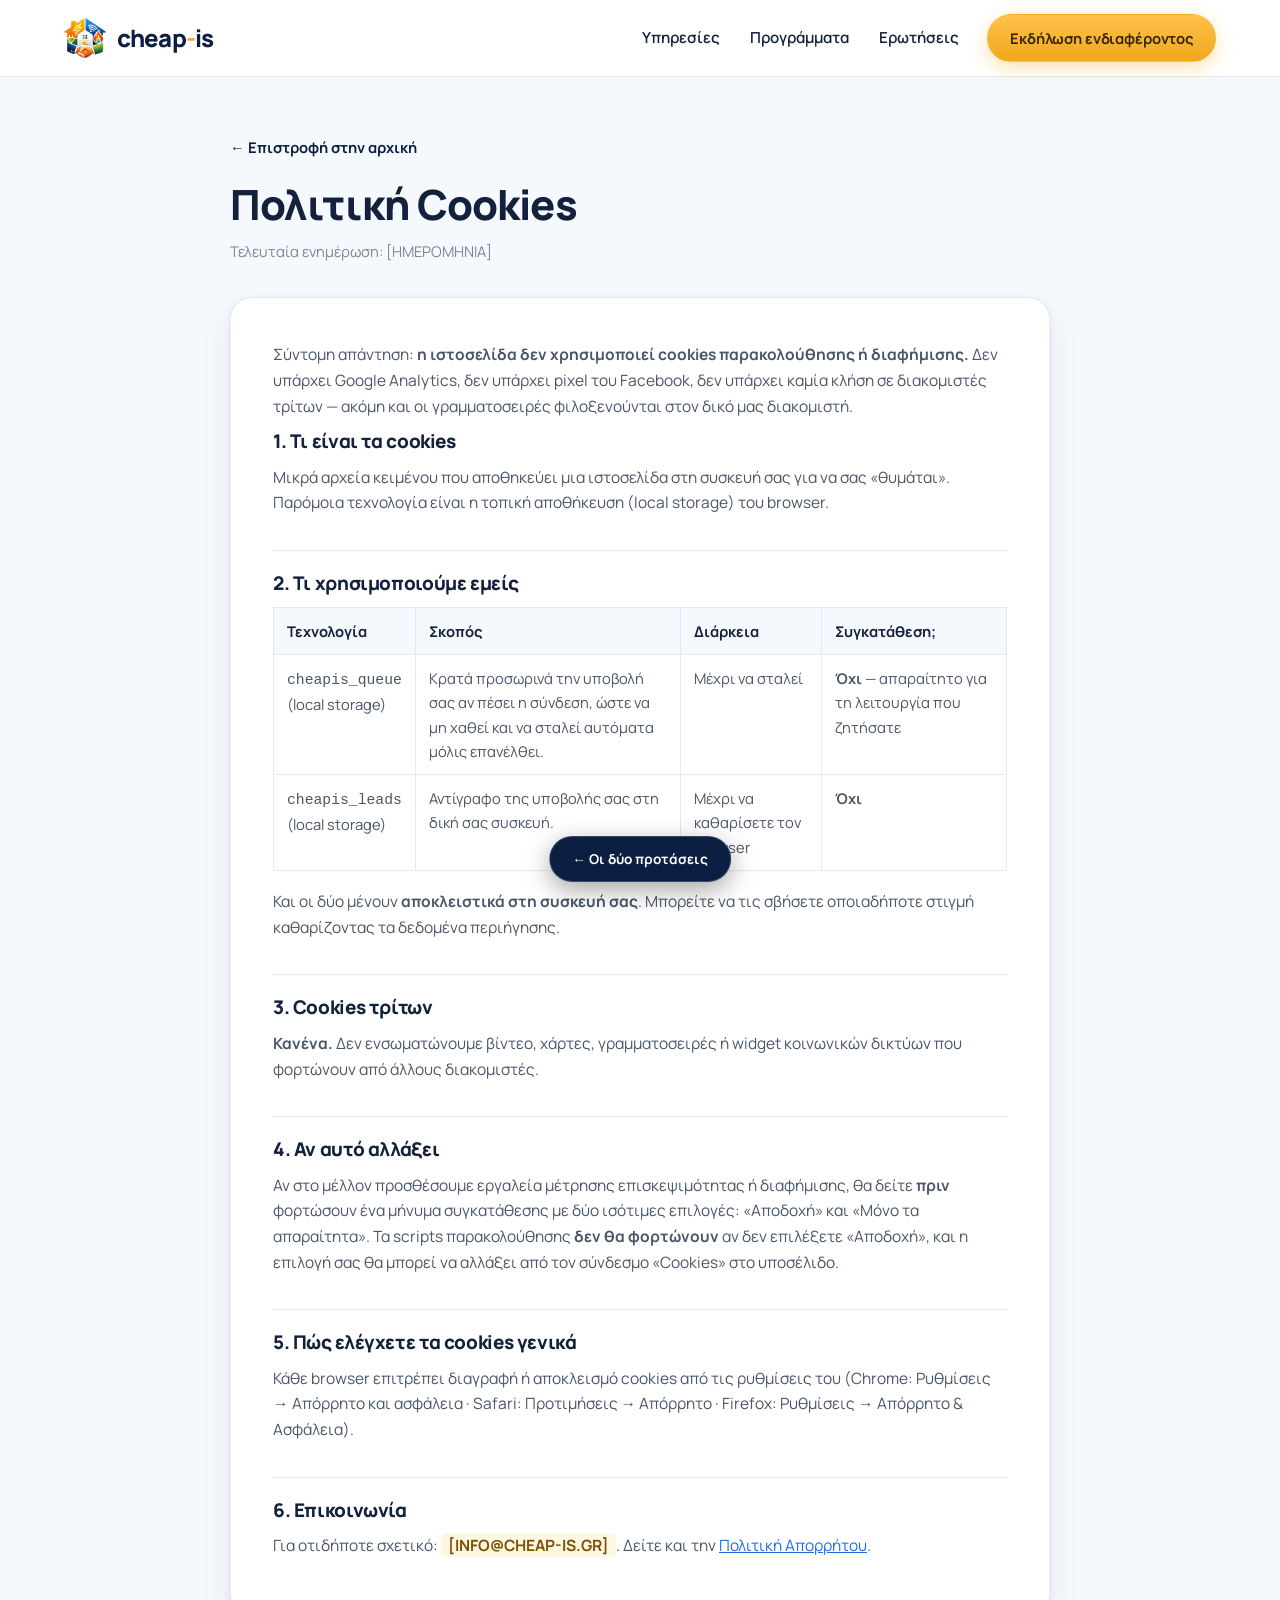
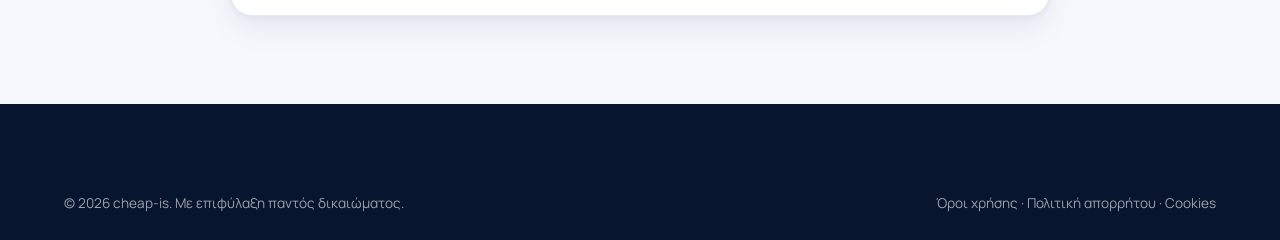
<file: a/cookies.html>
<!DOCTYPE html>
<html lang="el">
<head>
<meta charset="UTF-8">
<meta name="robots" content="noindex,nofollow">
<meta name="viewport" content="width=device-width, initial-scale=1">
<title>Πολιτική Cookies | cheap-is</title>
<meta name="description" content="Ποια cookies χρησιμοποιεί η ιστοσελίδα cheap-is — και γιατί σχεδόν κανένα.">
<meta name="robots" content="index,follow">
<!-- Προεπισκόπηση σε WhatsApp, Viber, Messenger, Facebook, X, LinkedIn, Telegram, iMessage -->
<meta property="og:type" content="website">
<meta property="og:site_name" content="cheap-is">
<meta property="og:locale" content="el_GR">
<meta property="og:url" content="https://cheap-is.gr/cookies.html">
<meta property="og:title" content="Πολιτική Cookies | cheap-is">
<meta property="og:description" content="Ποια cookies χρησιμοποιεί η ιστοσελίδα cheap-is — και γιατί σχεδόν κανένα.">
<meta property="og:image" content="https://cheap-is.gr/assets/og-image.jpg">
<meta property="og:image:width" content="1200">
<meta property="og:image:height" content="630">
<meta property="og:image:alt" content="cheap-is — ρεύμα, αέριο, internet σε ένα μέρος">
<meta name="twitter:card" content="summary_large_image">
<meta name="twitter:title" content="Πολιτική Cookies | cheap-is">
<meta name="twitter:description" content="Ποια cookies χρησιμοποιεί η ιστοσελίδα cheap-is — και γιατί σχεδόν κανένα.">
<meta name="twitter:image" content="https://cheap-is.gr/assets/og-image.jpg">
<meta name="theme-color" content="#08152F">
<link rel="canonical" href="https://cheap-is.gr/cookies.html">
<link rel="apple-touch-icon" href="assets/favicon.png">
<link rel="icon" href="assets/favicon-64.png" type="image/png">
<link rel="stylesheet" href="fonts.css">
<link rel="stylesheet" href="styles.css">
</head>
<body>

<header class="header" id="header">
  <div class="container header__in">
    <a href="index.html" class="brand" aria-label="cheap-is αρχική">
      <img src="assets/mark.png" alt="" class="brand__mark">
      <span class="brand__text">cheap<span class="brand__dash">-</span>is</span>
    </a>
    <nav class="nav" id="nav">
      <a href="index.html#ypiresies">Υπηρεσίες</a>
      <a href="index.html#programmata">Προγράμματα</a>
      <a href="index.html#faq">Ερωτήσεις</a>
      <a href="index.html#endiaferon" class="btn btn--gold nav__cta">Εκδήλωση ενδιαφέροντος</a>
    </nav>
    <a href="index.html#endiaferon" class="btn btn--gold header__cta">Εκδήλωση ενδιαφέροντος</a>
    <button class="burger" id="burger" aria-label="Μενού" aria-expanded="false"><span></span><span></span><span></span></button>
  </div>
</header>

<main class="page">
  <div class="container">
    <div class="page__head">
      <a href="index.html" class="back">← Επιστροφή στην αρχική</a>
      <h1>Πολιτική Cookies</h1>
      <p>Τελευταία ενημέρωση: <span class="fill">[ΗΜΕΡΟΜΗΝΙΑ]</span></p>
    </div>

    <article class="legal">

      <p>
        Σύντομη απάντηση: <b>η ιστοσελίδα δεν χρησιμοποιεί cookies παρακολούθησης
        ή διαφήμισης.</b> Δεν υπάρχει Google Analytics, δεν υπάρχει pixel του
        Facebook, δεν υπάρχει καμία κλήση σε διακομιστές τρίτων — ακόμη και οι
        γραμματοσειρές φιλοξενούνται στον δικό μας διακομιστή.
      </p>

      <h2>1. Τι είναι τα cookies</h2>
      <p>
        Μικρά αρχεία κειμένου που αποθηκεύει μια ιστοσελίδα στη συσκευή σας για να
        σας «θυμάται». Παρόμοια τεχνολογία είναι η τοπική αποθήκευση
        (local storage) του browser.
      </p>

      <h2>2. Τι χρησιμοποιούμε εμείς</h2>
      <table>
        <tr><th>Τεχνολογία</th><th>Σκοπός</th><th>Διάρκεια</th><th>Συγκατάθεση;</th></tr>
        <tr>
          <td><code>cheapis_queue</code><br>(local storage)</td>
          <td>Κρατά προσωρινά την υποβολή σας αν πέσει η σύνδεση, ώστε να μη χαθεί και να σταλεί αυτόματα μόλις επανέλθει.</td>
          <td>Μέχρι να σταλεί</td>
          <td><b>Όχι</b> — απαραίτητο για τη λειτουργία που ζητήσατε</td>
        </tr>
        <tr>
          <td><code>cheapis_leads</code><br>(local storage)</td>
          <td>Αντίγραφο της υποβολής σας στη δική σας συσκευή.</td>
          <td>Μέχρι να καθαρίσετε τον browser</td>
          <td><b>Όχι</b></td>
        </tr>
      </table>
      <p>
        Και οι δύο μένουν <b>αποκλειστικά στη συσκευή σας</b>. Μπορείτε να τις
        σβήσετε οποιαδήποτε στιγμή καθαρίζοντας τα δεδομένα περιήγησης.
      </p>

      <h2>3. Cookies τρίτων</h2>
      <p><b>Κανένα.</b> Δεν ενσωματώνουμε βίντεο, χάρτες, γραμματοσειρές ή widget κοινωνικών δικτύων που φορτώνουν από άλλους διακομιστές.</p>

      <h2>4. Αν αυτό αλλάξει</h2>
      <p>
        Αν στο μέλλον προσθέσουμε εργαλεία μέτρησης επισκεψιμότητας ή διαφήμισης,
        θα δείτε <b>πριν</b> φορτώσουν ένα μήνυμα συγκατάθεσης με δύο ισότιμες
        επιλογές: «Αποδοχή» και «Μόνο τα απαραίτητα». Τα scripts παρακολούθησης
        <b>δεν θα φορτώνουν</b> αν δεν επιλέξετε «Αποδοχή», και η επιλογή σας θα
        μπορεί να αλλάξει από τον σύνδεσμο «Cookies» στο υποσέλιδο.
      </p>

      <h2>5. Πώς ελέγχετε τα cookies γενικά</h2>
      <p>
        Κάθε browser επιτρέπει διαγραφή ή αποκλεισμό cookies από τις ρυθμίσεις του
        (Chrome: Ρυθμίσεις → Απόρρητο και ασφάλεια · Safari: Προτιμήσεις → Απόρρητο ·
        Firefox: Ρυθμίσεις → Απόρρητο &amp; Ασφάλεια).
      </p>

      <h2>6. Επικοινωνία</h2>
      <p>Για οτιδήποτε σχετικό: <span class="fill">[INFO@CHEAP-IS.GR]</span>. Δείτε και την <a href="politiki-aporritou.html">Πολιτική Απορρήτου</a>.</p>

    </article>
  </div>
</main>

<footer class="footer">
  <div class="container footer__bottom" style="margin-top:0;border-top:0">
    <span>© <span id="year">2026</span> cheap-is. Με επιφύλαξη παντός δικαιώματος.</span>
    <span class="footer__legal">
      <a href="oroi-xrisis.html">Όροι χρήσης</a> ·
      <a href="politiki-aporritou.html">Πολιτική απορρήτου</a> ·
      <a href="cookies.html">Cookies</a>
    </span>
  </div>
</footer>

<script src="config.js"></script>
<script src="legal.js"></script>
<a href="../" class="backtop">← Οι δύο προτάσεις</a>
<style>
.backtop{position:fixed;left:50%;transform:translateX(-50%);bottom:18px;z-index:300;
  background:#0C1E42;color:#fff;font-family:inherit;font-size:.85rem;font-weight:700;
  padding:11px 22px;border-radius:99px;box-shadow:0 8px 26px rgba(0,0,0,.35);
  border:1px solid rgba(255,255,255,.18);text-decoration:none;white-space:nowrap}
.backtop:hover{background:#16305F}
@media (max-width:520px){.backtop{font-size:.8rem;padding:10px 18px}}
</style>
</body>
</html>
</file>
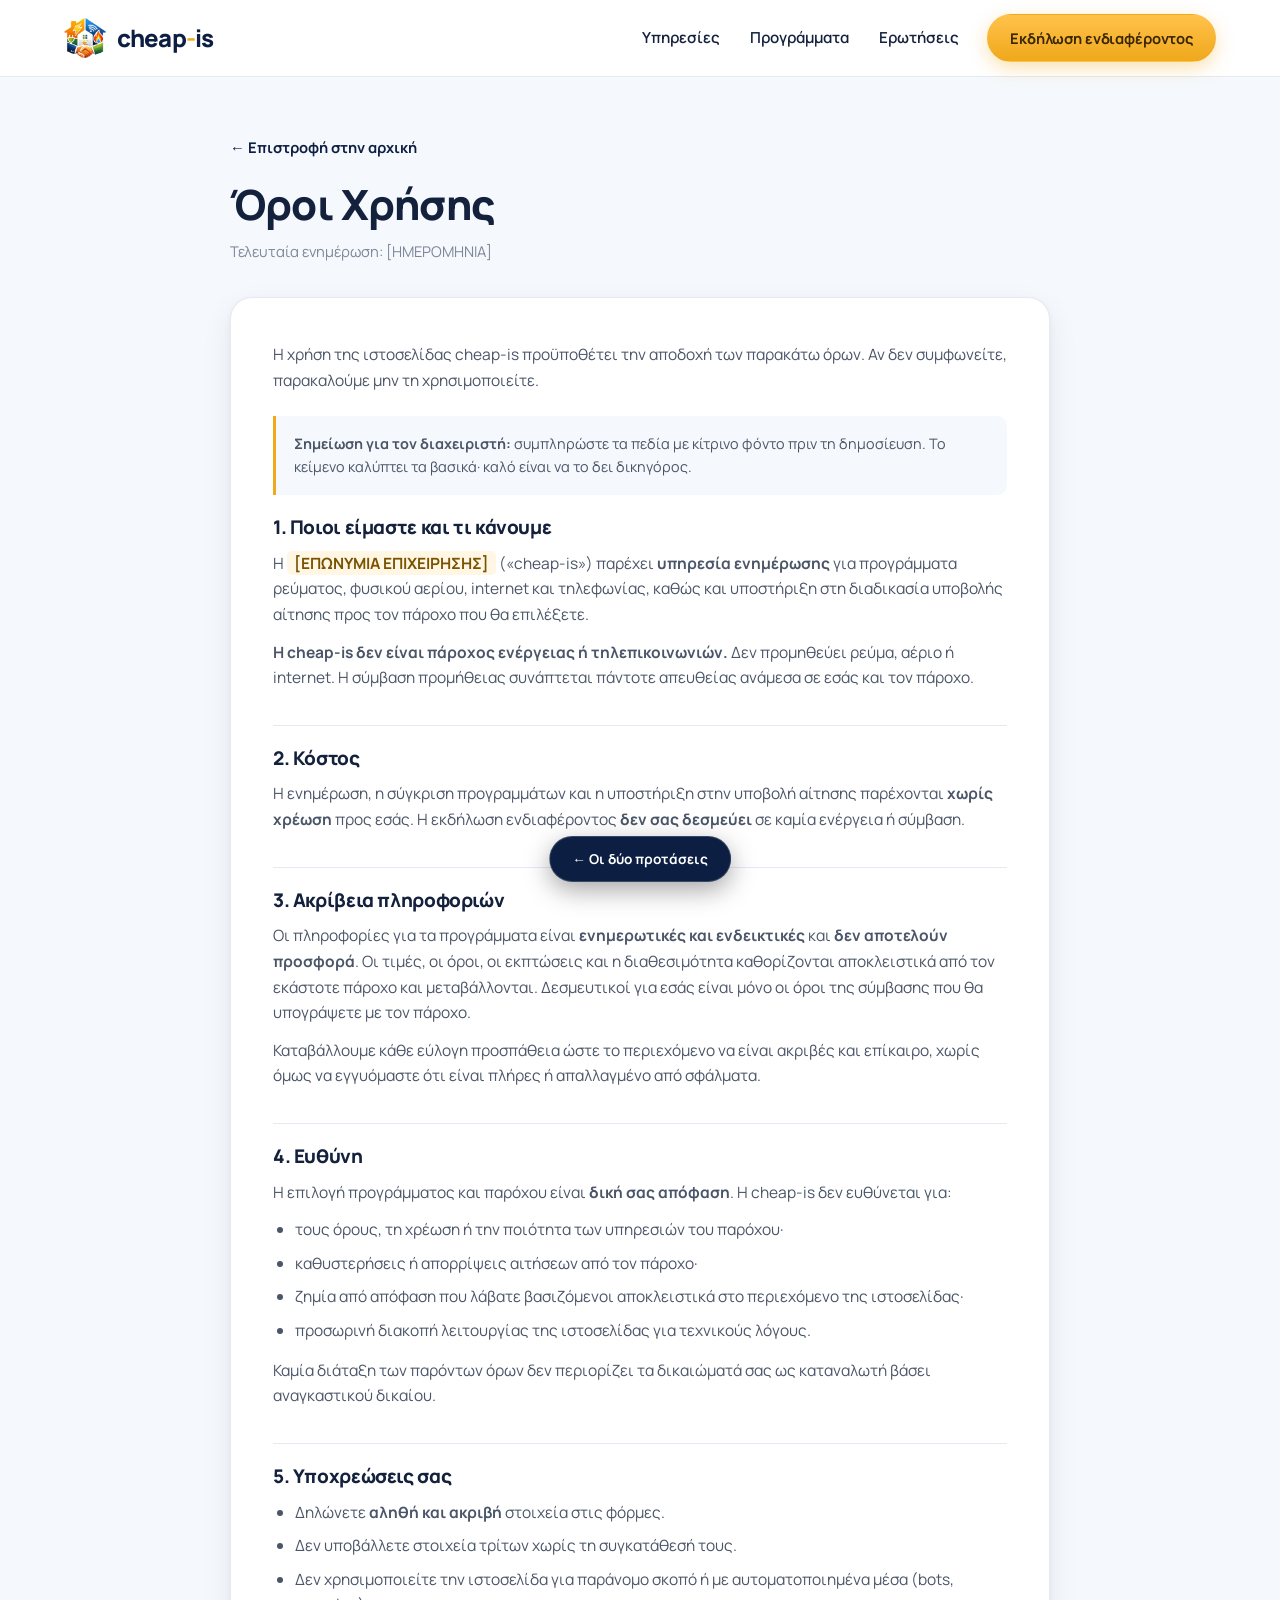
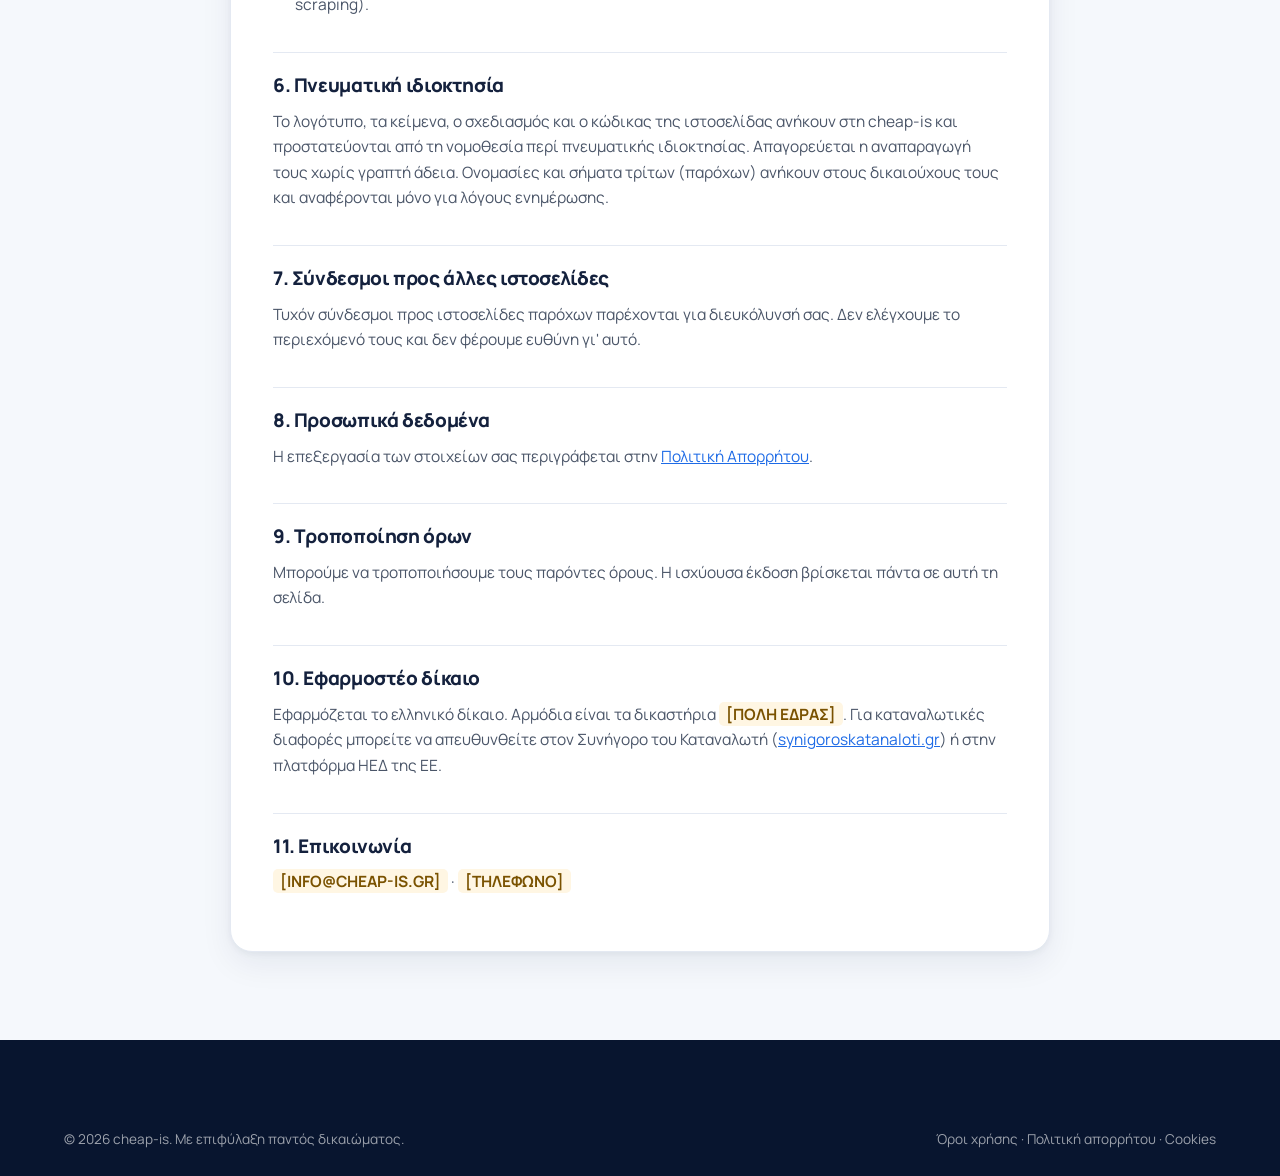
<file: a/oroi-xrisis.html>
<!DOCTYPE html>
<html lang="el">
<head>
<meta charset="UTF-8">
<meta name="robots" content="noindex,nofollow">
<meta name="viewport" content="width=device-width, initial-scale=1">
<title>Όροι Χρήσης | cheap-is</title>
<meta name="description" content="Οι όροι χρήσης της ιστοσελίδας και της υπηρεσίας ενημέρωσης cheap-is.">
<meta name="robots" content="index,follow">
<!-- Προεπισκόπηση σε WhatsApp, Viber, Messenger, Facebook, X, LinkedIn, Telegram, iMessage -->
<meta property="og:type" content="website">
<meta property="og:site_name" content="cheap-is">
<meta property="og:locale" content="el_GR">
<meta property="og:url" content="https://cheap-is.gr/oroi-xrisis.html">
<meta property="og:title" content="Όροι Χρήσης | cheap-is">
<meta property="og:description" content="Οι όροι χρήσης της ιστοσελίδας και της υπηρεσίας ενημέρωσης cheap-is.">
<meta property="og:image" content="https://cheap-is.gr/assets/og-image.jpg">
<meta property="og:image:width" content="1200">
<meta property="og:image:height" content="630">
<meta property="og:image:alt" content="cheap-is — ρεύμα, αέριο, internet σε ένα μέρος">
<meta name="twitter:card" content="summary_large_image">
<meta name="twitter:title" content="Όροι Χρήσης | cheap-is">
<meta name="twitter:description" content="Οι όροι χρήσης της ιστοσελίδας και της υπηρεσίας ενημέρωσης cheap-is.">
<meta name="twitter:image" content="https://cheap-is.gr/assets/og-image.jpg">
<meta name="theme-color" content="#08152F">
<link rel="canonical" href="https://cheap-is.gr/oroi-xrisis.html">
<link rel="apple-touch-icon" href="assets/favicon.png">
<link rel="icon" href="assets/favicon-64.png" type="image/png">
<link rel="stylesheet" href="fonts.css">
<link rel="stylesheet" href="styles.css">
</head>
<body>

<header class="header" id="header">
  <div class="container header__in">
    <a href="index.html" class="brand" aria-label="cheap-is αρχική">
      <img src="assets/mark.png" alt="" class="brand__mark">
      <span class="brand__text">cheap<span class="brand__dash">-</span>is</span>
    </a>
    <nav class="nav" id="nav">
      <a href="index.html#ypiresies">Υπηρεσίες</a>
      <a href="index.html#programmata">Προγράμματα</a>
      <a href="index.html#faq">Ερωτήσεις</a>
      <a href="index.html#endiaferon" class="btn btn--gold nav__cta">Εκδήλωση ενδιαφέροντος</a>
    </nav>
    <a href="index.html#endiaferon" class="btn btn--gold header__cta">Εκδήλωση ενδιαφέροντος</a>
    <button class="burger" id="burger" aria-label="Μενού" aria-expanded="false"><span></span><span></span><span></span></button>
  </div>
</header>

<main class="page">
  <div class="container">
    <div class="page__head">
      <a href="index.html" class="back">← Επιστροφή στην αρχική</a>
      <h1>Όροι Χρήσης</h1>
      <p>Τελευταία ενημέρωση: <span class="fill">[ΗΜΕΡΟΜΗΝΙΑ]</span></p>
    </div>

    <article class="legal">

      <p>
        Η χρήση της ιστοσελίδας cheap-is προϋποθέτει την αποδοχή των παρακάτω όρων.
        Αν δεν συμφωνείτε, παρακαλούμε μην τη χρησιμοποιείτε.
      </p>

      <div class="legal__note">
        <b>Σημείωση για τον διαχειριστή:</b> συμπληρώστε τα πεδία με κίτρινο φόντο
        πριν τη δημοσίευση. Το κείμενο καλύπτει τα βασικά· καλό είναι να το δει δικηγόρος.
      </div>

      <h2>1. Ποιοι είμαστε και τι κάνουμε</h2>
      <p>
        Η <span class="fill">[ΕΠΩΝΥΜΙΑ ΕΠΙΧΕΙΡΗΣΗΣ]</span> («cheap-is») παρέχει
        <b>υπηρεσία ενημέρωσης</b> για προγράμματα ρεύματος, φυσικού αερίου,
        internet και τηλεφωνίας, καθώς και υποστήριξη στη διαδικασία υποβολής
        αίτησης προς τον πάροχο που θα επιλέξετε.
      </p>
      <p>
        <b>Η cheap-is δεν είναι πάροχος ενέργειας ή τηλεπικοινωνιών.</b>
        Δεν προμηθεύει ρεύμα, αέριο ή internet. Η σύμβαση προμήθειας συνάπτεται
        πάντοτε απευθείας ανάμεσα σε εσάς και τον πάροχο.
      </p>

      <h2>2. Κόστος</h2>
      <p>
        Η ενημέρωση, η σύγκριση προγραμμάτων και η υποστήριξη στην υποβολή αίτησης
        παρέχονται <b>χωρίς χρέωση</b> προς εσάς. Η εκδήλωση ενδιαφέροντος
        <b>δεν σας δεσμεύει</b> σε καμία ενέργεια ή σύμβαση.
      </p>

      <h2>3. Ακρίβεια πληροφοριών</h2>
      <p>
        Οι πληροφορίες για τα προγράμματα είναι <b>ενημερωτικές και ενδεικτικές</b>
        και <b>δεν αποτελούν προσφορά</b>. Οι τιμές, οι όροι, οι εκπτώσεις και η
        διαθεσιμότητα καθορίζονται αποκλειστικά από τον εκάστοτε πάροχο και
        μεταβάλλονται. Δεσμευτικοί για εσάς είναι μόνο οι όροι της σύμβασης που θα
        υπογράψετε με τον πάροχο.
      </p>
      <p>
        Καταβάλλουμε κάθε εύλογη προσπάθεια ώστε το περιεχόμενο να είναι ακριβές
        και επίκαιρο, χωρίς όμως να εγγυόμαστε ότι είναι πλήρες ή απαλλαγμένο από
        σφάλματα.
      </p>

      <h2>4. Ευθύνη</h2>
      <p>
        Η επιλογή προγράμματος και παρόχου είναι <b>δική σας απόφαση</b>. Η cheap-is
        δεν ευθύνεται για:
      </p>
      <ul>
        <li>τους όρους, τη χρέωση ή την ποιότητα των υπηρεσιών του παρόχου·</li>
        <li>καθυστερήσεις ή απορρίψεις αιτήσεων από τον πάροχο·</li>
        <li>ζημία από απόφαση που λάβατε βασιζόμενοι αποκλειστικά στο περιεχόμενο της ιστοσελίδας·</li>
        <li>προσωρινή διακοπή λειτουργίας της ιστοσελίδας για τεχνικούς λόγους.</li>
      </ul>
      <p>Καμία διάταξη των παρόντων όρων δεν περιορίζει τα δικαιώματά σας ως καταναλωτή βάσει αναγκαστικού δικαίου.</p>

      <h2>5. Υποχρεώσεις σας</h2>
      <ul>
        <li>Δηλώνετε <b>αληθή και ακριβή</b> στοιχεία στις φόρμες.</li>
        <li>Δεν υποβάλλετε στοιχεία τρίτων χωρίς τη συγκατάθεσή τους.</li>
        <li>Δεν χρησιμοποιείτε την ιστοσελίδα για παράνομο σκοπό ή με αυτοματοποιημένα μέσα (bots, scraping).</li>
      </ul>

      <h2>6. Πνευματική ιδιοκτησία</h2>
      <p>
        Το λογότυπο, τα κείμενα, ο σχεδιασμός και ο κώδικας της ιστοσελίδας ανήκουν
        στη cheap-is και προστατεύονται από τη νομοθεσία περί πνευματικής
        ιδιοκτησίας. Απαγορεύεται η αναπαραγωγή τους χωρίς γραπτή άδεια. Ονομασίες
        και σήματα τρίτων (παρόχων) ανήκουν στους δικαιούχους τους και αναφέρονται
        μόνο για λόγους ενημέρωσης.
      </p>

      <h2>7. Σύνδεσμοι προς άλλες ιστοσελίδες</h2>
      <p>
        Τυχόν σύνδεσμοι προς ιστοσελίδες παρόχων παρέχονται για διευκόλυνσή σας.
        Δεν ελέγχουμε το περιεχόμενό τους και δεν φέρουμε ευθύνη γι' αυτό.
      </p>

      <h2>8. Προσωπικά δεδομένα</h2>
      <p>Η επεξεργασία των στοιχείων σας περιγράφεται στην <a href="politiki-aporritou.html">Πολιτική Απορρήτου</a>.</p>

      <h2>9. Τροποποίηση όρων</h2>
      <p>Μπορούμε να τροποποιήσουμε τους παρόντες όρους. Η ισχύουσα έκδοση βρίσκεται πάντα σε αυτή τη σελίδα.</p>

      <h2>10. Εφαρμοστέο δίκαιο</h2>
      <p>
        Εφαρμόζεται το ελληνικό δίκαιο. Αρμόδια είναι τα δικαστήρια
        <span class="fill">[ΠΟΛΗ ΕΔΡΑΣ]</span>. Για καταναλωτικές διαφορές μπορείτε
        να απευθυνθείτε στον Συνήγορο του Καταναλωτή
        (<a href="https://www.synigoroskatanaloti.gr" target="_blank" rel="noopener">synigoroskatanaloti.gr</a>)
        ή στην πλατφόρμα ΗΕΔ της ΕΕ.
      </p>

      <h2>11. Επικοινωνία</h2>
      <p><span class="fill">[INFO@CHEAP-IS.GR]</span> · <span class="fill">[ΤΗΛΕΦΩΝΟ]</span></p>

    </article>
  </div>
</main>

<footer class="footer">
  <div class="container footer__bottom" style="margin-top:0;border-top:0">
    <span>© <span id="year">2026</span> cheap-is. Με επιφύλαξη παντός δικαιώματος.</span>
    <span class="footer__legal">
      <a href="oroi-xrisis.html">Όροι χρήσης</a> ·
      <a href="politiki-aporritou.html">Πολιτική απορρήτου</a> ·
      <a href="cookies.html">Cookies</a>
    </span>
  </div>
</footer>

<script src="config.js"></script>
<script src="legal.js"></script>
<a href="../" class="backtop">← Οι δύο προτάσεις</a>
<style>
.backtop{position:fixed;left:50%;transform:translateX(-50%);bottom:18px;z-index:300;
  background:#0C1E42;color:#fff;font-family:inherit;font-size:.85rem;font-weight:700;
  padding:11px 22px;border-radius:99px;box-shadow:0 8px 26px rgba(0,0,0,.35);
  border:1px solid rgba(255,255,255,.18);text-decoration:none;white-space:nowrap}
.backtop:hover{background:#16305F}
@media (max-width:520px){.backtop{font-size:.8rem;padding:10px 18px}}
</style>
</body>
</html>
</file>
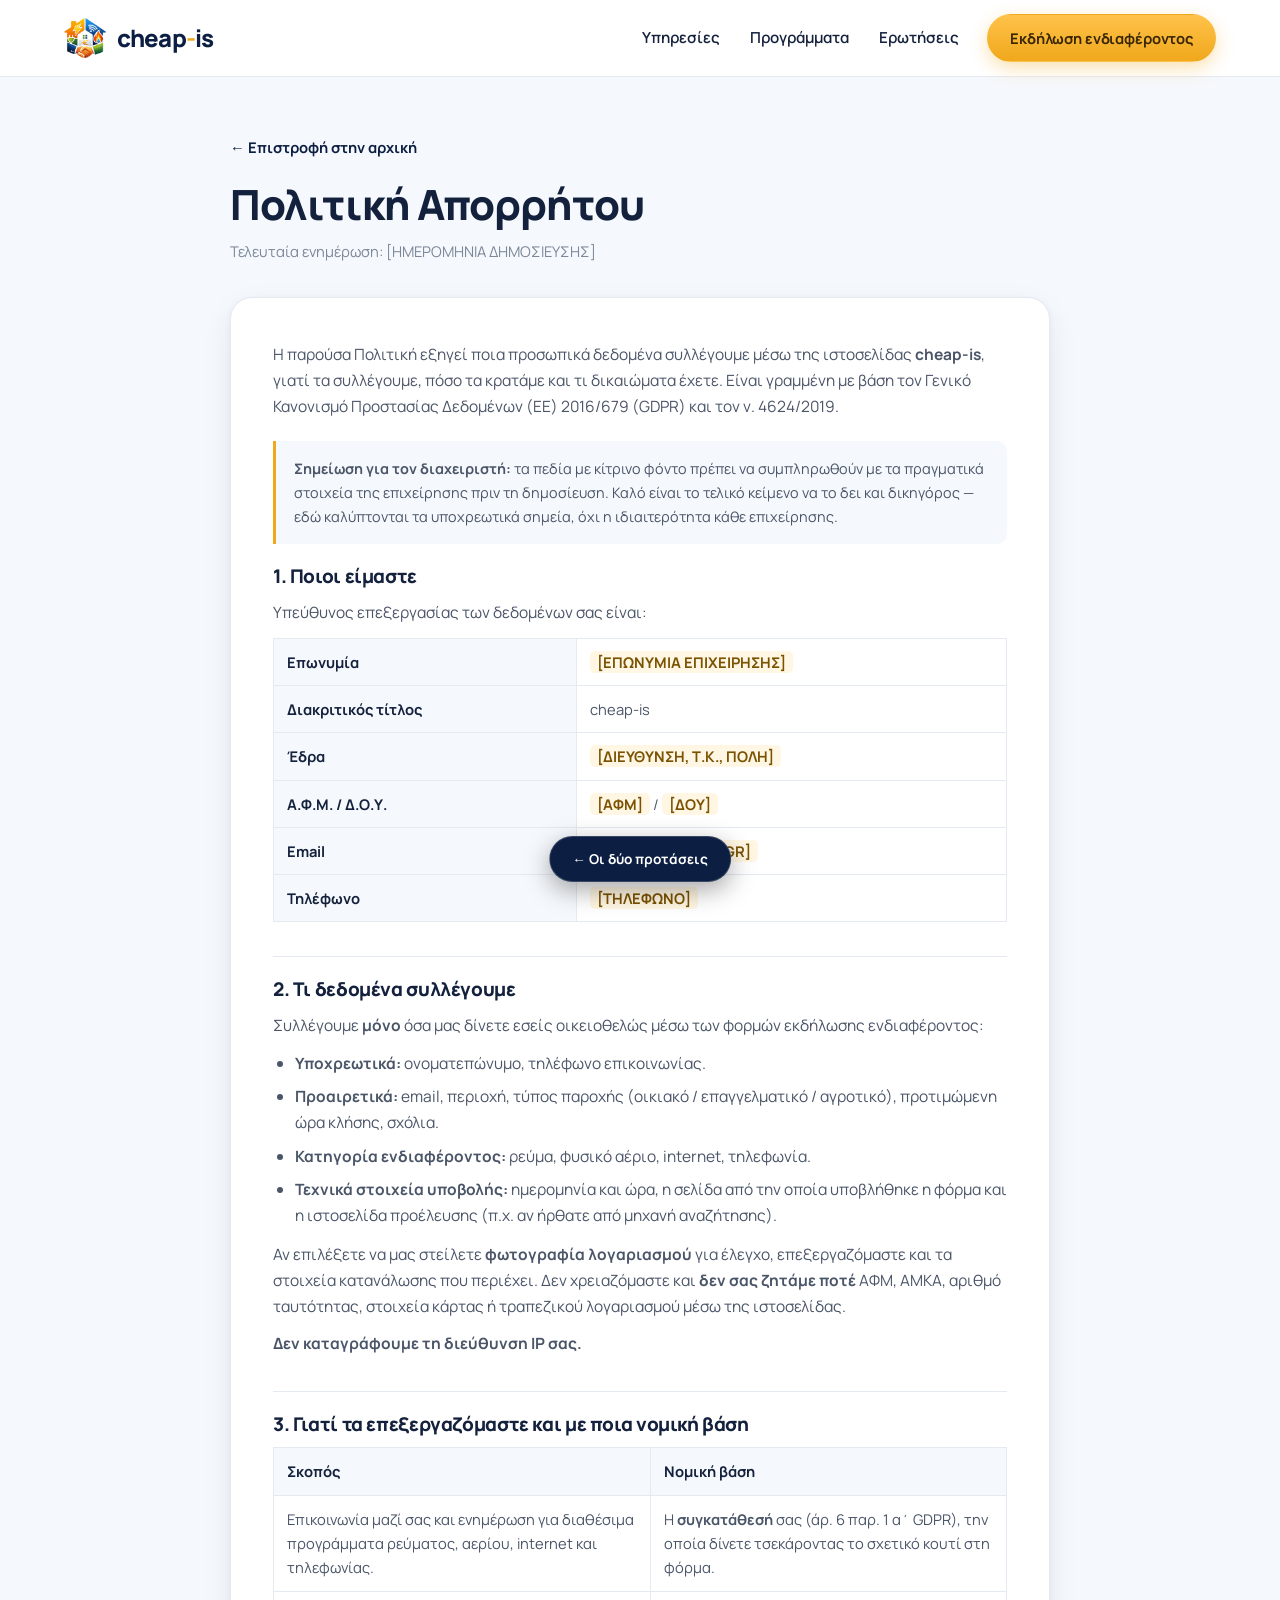
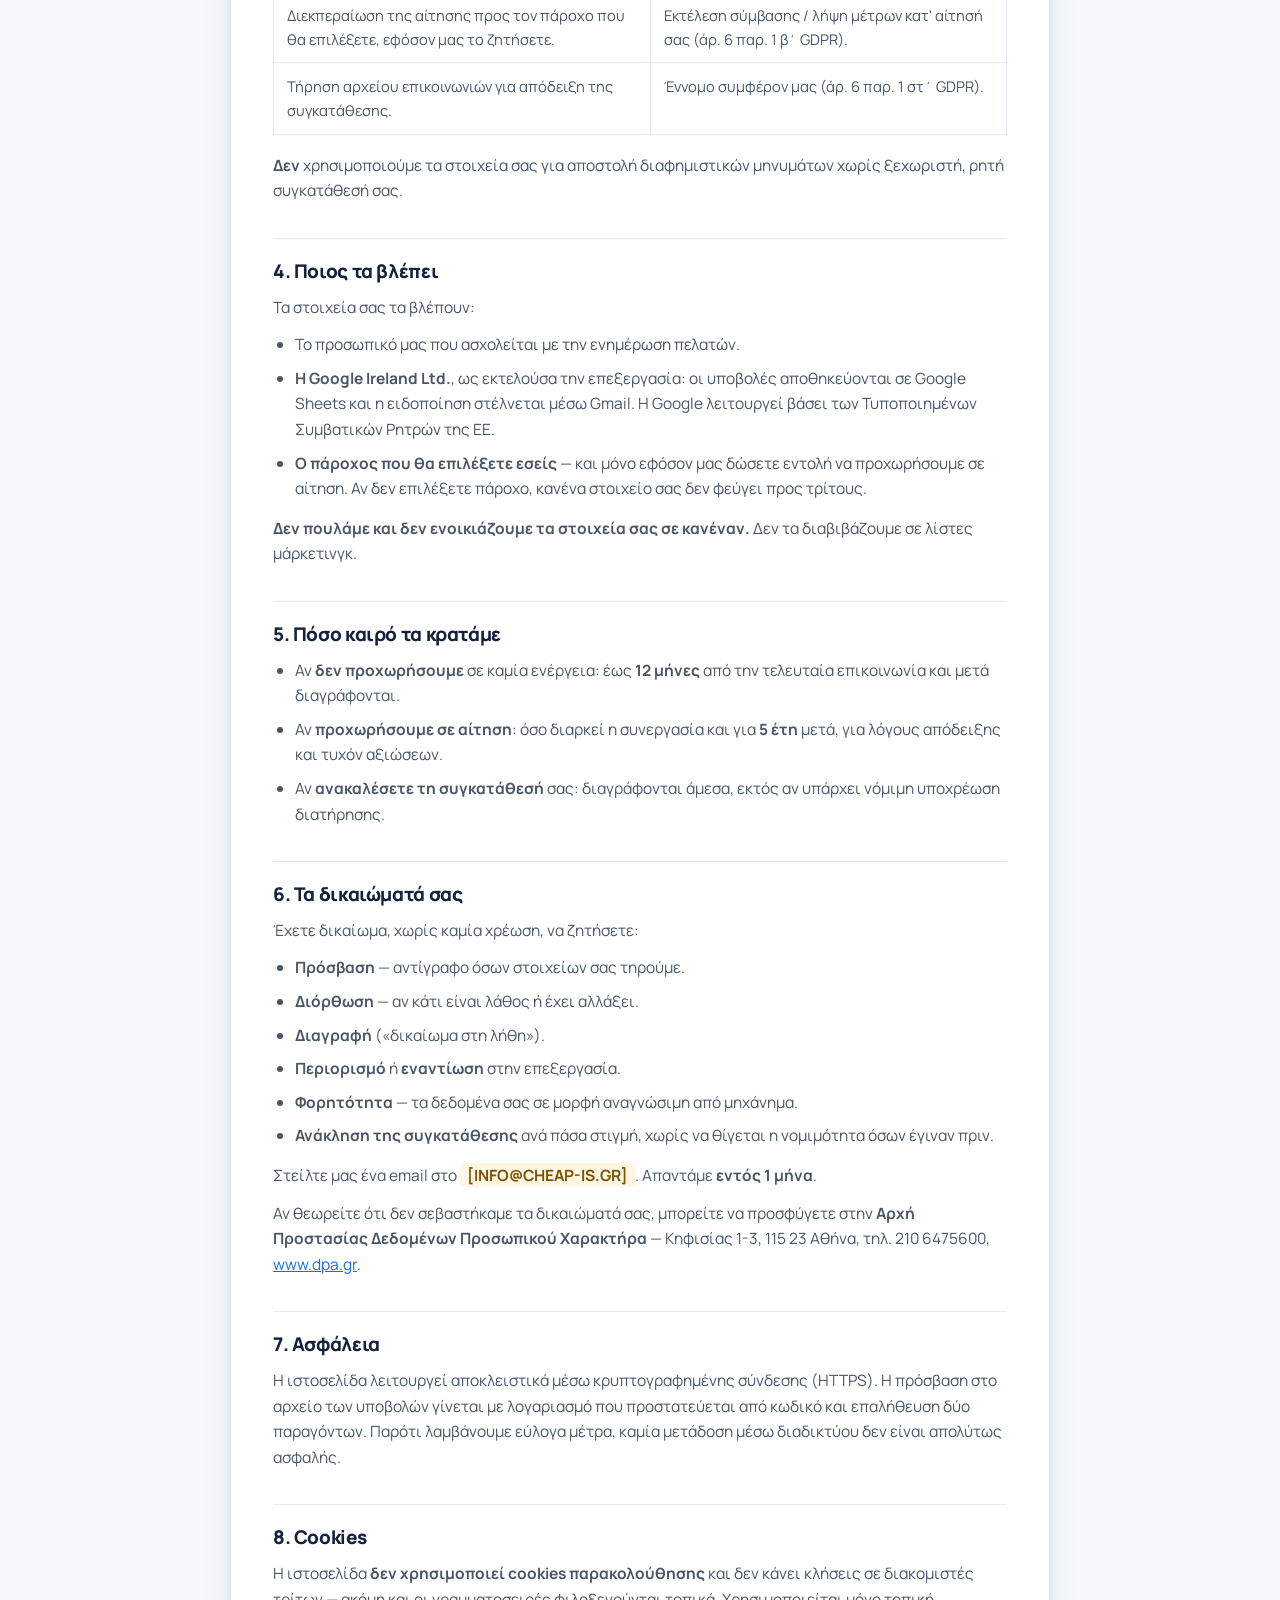
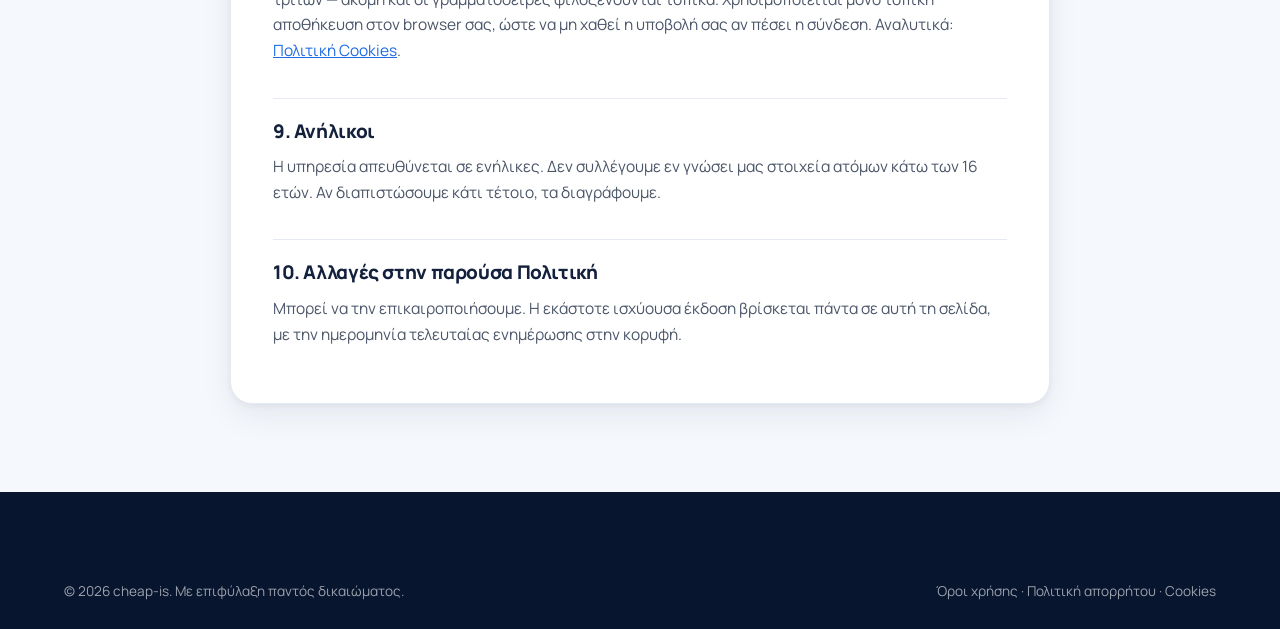
<file: a/politiki-aporritou.html>
<!DOCTYPE html>
<html lang="el">
<head>
<meta charset="UTF-8">
<meta name="robots" content="noindex,nofollow">
<meta name="viewport" content="width=device-width, initial-scale=1">
<title>Πολιτική Απορρήτου | cheap-is</title>
<meta name="description" content="Πώς η cheap-is συλλέγει, χρησιμοποιεί και προστατεύει τα προσωπικά δεδομένα σας.">
<meta name="robots" content="index,follow">
<!-- Προεπισκόπηση σε WhatsApp, Viber, Messenger, Facebook, X, LinkedIn, Telegram, iMessage -->
<meta property="og:type" content="website">
<meta property="og:site_name" content="cheap-is">
<meta property="og:locale" content="el_GR">
<meta property="og:url" content="https://cheap-is.gr/politiki-aporritou.html">
<meta property="og:title" content="Πολιτική Απορρήτου | cheap-is">
<meta property="og:description" content="Πώς η cheap-is συλλέγει, χρησιμοποιεί και προστατεύει τα προσωπικά δεδομένα σας.">
<meta property="og:image" content="https://cheap-is.gr/assets/og-image.jpg">
<meta property="og:image:width" content="1200">
<meta property="og:image:height" content="630">
<meta property="og:image:alt" content="cheap-is — ρεύμα, αέριο, internet σε ένα μέρος">
<meta name="twitter:card" content="summary_large_image">
<meta name="twitter:title" content="Πολιτική Απορρήτου | cheap-is">
<meta name="twitter:description" content="Πώς η cheap-is συλλέγει, χρησιμοποιεί και προστατεύει τα προσωπικά δεδομένα σας.">
<meta name="twitter:image" content="https://cheap-is.gr/assets/og-image.jpg">
<meta name="theme-color" content="#08152F">
<link rel="canonical" href="https://cheap-is.gr/politiki-aporritou.html">
<link rel="apple-touch-icon" href="assets/favicon.png">
<link rel="icon" href="assets/favicon-64.png" type="image/png">
<link rel="stylesheet" href="fonts.css">
<link rel="stylesheet" href="styles.css">
</head>
<body>

<header class="header" id="header">
  <div class="container header__in">
    <a href="index.html" class="brand" aria-label="cheap-is αρχική">
      <img src="assets/mark.png" alt="" class="brand__mark">
      <span class="brand__text">cheap<span class="brand__dash">-</span>is</span>
    </a>
    <nav class="nav" id="nav">
      <a href="index.html#ypiresies">Υπηρεσίες</a>
      <a href="index.html#programmata">Προγράμματα</a>
      <a href="index.html#faq">Ερωτήσεις</a>
      <a href="index.html#endiaferon" class="btn btn--gold nav__cta">Εκδήλωση ενδιαφέροντος</a>
    </nav>
    <a href="index.html#endiaferon" class="btn btn--gold header__cta">Εκδήλωση ενδιαφέροντος</a>
    <button class="burger" id="burger" aria-label="Μενού" aria-expanded="false"><span></span><span></span><span></span></button>
  </div>
</header>

<main class="page">
  <div class="container">
    <div class="page__head">
      <a href="index.html" class="back">← Επιστροφή στην αρχική</a>
      <h1>Πολιτική Απορρήτου</h1>
      <p>Τελευταία ενημέρωση: <span class="fill">[ΗΜΕΡΟΜΗΝΙΑ ΔΗΜΟΣΙΕΥΣΗΣ]</span></p>
    </div>

    <article class="legal">

      <p>
        Η παρούσα Πολιτική εξηγεί ποια προσωπικά δεδομένα συλλέγουμε μέσω της
        ιστοσελίδας <b>cheap-is</b>, γιατί τα συλλέγουμε, πόσο τα κρατάμε και τι
        δικαιώματα έχετε. Είναι γραμμένη με βάση τον Γενικό Κανονισμό Προστασίας
        Δεδομένων (ΕΕ) 2016/679 (GDPR) και τον ν. 4624/2019.
      </p>

      <div class="legal__note">
        <b>Σημείωση για τον διαχειριστή:</b> τα πεδία με κίτρινο φόντο πρέπει να
        συμπληρωθούν με τα πραγματικά στοιχεία της επιχείρησης πριν τη δημοσίευση.
        Καλό είναι το τελικό κείμενο να το δει και δικηγόρος — εδώ καλύπτονται τα
        υποχρεωτικά σημεία, όχι η ιδιαιτερότητα κάθε επιχείρησης.
      </div>

      <h2>1. Ποιοι είμαστε</h2>
      <p>Υπεύθυνος επεξεργασίας των δεδομένων σας είναι:</p>
      <table>
        <tr><th>Επωνυμία</th><td><span class="fill">[ΕΠΩΝΥΜΙΑ ΕΠΙΧΕΙΡΗΣΗΣ]</span></td></tr>
        <tr><th>Διακριτικός τίτλος</th><td>cheap-is</td></tr>
        <tr><th>Έδρα</th><td><span class="fill">[ΔΙΕΥΘΥΝΣΗ, Τ.Κ., ΠΟΛΗ]</span></td></tr>
        <tr><th>Α.Φ.Μ. / Δ.Ο.Υ.</th><td><span class="fill">[ΑΦΜ]</span> / <span class="fill">[ΔΟΥ]</span></td></tr>
        <tr><th>Email</th><td><span class="fill">[INFO@CHEAP-IS.GR]</span></td></tr>
        <tr><th>Τηλέφωνο</th><td><span class="fill">[ΤΗΛΕΦΩΝΟ]</span></td></tr>
      </table>

      <h2>2. Τι δεδομένα συλλέγουμε</h2>
      <p>
        Συλλέγουμε <b>μόνο</b> όσα μας δίνετε εσείς οικειοθελώς μέσω των φορμών
        εκδήλωσης ενδιαφέροντος:
      </p>
      <ul>
        <li><b>Υποχρεωτικά:</b> ονοματεπώνυμο, τηλέφωνο επικοινωνίας.</li>
        <li><b>Προαιρετικά:</b> email, περιοχή, τύπος παροχής (οικιακό / επαγγελματικό / αγροτικό), προτιμώμενη ώρα κλήσης, σχόλια.</li>
        <li><b>Κατηγορία ενδιαφέροντος:</b> ρεύμα, φυσικό αέριο, internet, τηλεφωνία.</li>
        <li><b>Τεχνικά στοιχεία υποβολής:</b> ημερομηνία και ώρα, η σελίδα από την οποία υποβλήθηκε η φόρμα και η ιστοσελίδα προέλευσης (π.χ. αν ήρθατε από μηχανή αναζήτησης).</li>
      </ul>
      <p>
        Αν επιλέξετε να μας στείλετε <b>φωτογραφία λογαριασμού</b> για έλεγχο,
        επεξεργαζόμαστε και τα στοιχεία κατανάλωσης που περιέχει. Δεν χρειαζόμαστε
        και <b>δεν σας ζητάμε ποτέ</b> ΑΦΜ, ΑΜΚΑ, αριθμό ταυτότητας, στοιχεία κάρτας
        ή τραπεζικού λογαριασμού μέσω της ιστοσελίδας.
      </p>
      <p><b>Δεν καταγράφουμε τη διεύθυνση IP σας.</b></p>

      <h2>3. Γιατί τα επεξεργαζόμαστε και με ποια νομική βάση</h2>
      <table>
        <tr><th>Σκοπός</th><th>Νομική βάση</th></tr>
        <tr>
          <td>Επικοινωνία μαζί σας και ενημέρωση για διαθέσιμα προγράμματα ρεύματος, αερίου, internet και τηλεφωνίας.</td>
          <td>Η <b>συγκατάθεσή</b> σας (άρ. 6 παρ. 1 α΄ GDPR), την οποία δίνετε τσεκάροντας το σχετικό κουτί στη φόρμα.</td>
        </tr>
        <tr>
          <td>Διεκπεραίωση της αίτησης προς τον πάροχο που θα επιλέξετε, εφόσον μας το ζητήσετε.</td>
          <td>Εκτέλεση σύμβασης / λήψη μέτρων κατ' αίτησή σας (άρ. 6 παρ. 1 β΄ GDPR).</td>
        </tr>
        <tr>
          <td>Τήρηση αρχείου επικοινωνιών για απόδειξη της συγκατάθεσης.</td>
          <td>Έννομο συμφέρον μας (άρ. 6 παρ. 1 στ΄ GDPR).</td>
        </tr>
      </table>
      <p>
        <b>Δεν</b> χρησιμοποιούμε τα στοιχεία σας για αποστολή διαφημιστικών
        μηνυμάτων χωρίς ξεχωριστή, ρητή συγκατάθεσή σας.
      </p>

      <h2>4. Ποιος τα βλέπει</h2>
      <p>Τα στοιχεία σας τα βλέπουν:</p>
      <ul>
        <li>Το προσωπικό μας που ασχολείται με την ενημέρωση πελατών.</li>
        <li>
          <b>Η Google Ireland Ltd.</b>, ως εκτελούσα την επεξεργασία: οι υποβολές
          αποθηκεύονται σε Google Sheets και η ειδοποίηση στέλνεται μέσω Gmail.
          Η Google λειτουργεί βάσει των Τυποποιημένων Συμβατικών Ρητρών της ΕΕ.
        </li>
        <li>
          <b>Ο πάροχος που θα επιλέξετε εσείς</b> — και μόνο εφόσον μας δώσετε
          εντολή να προχωρήσουμε σε αίτηση. Αν δεν επιλέξετε πάροχο, κανένα
          στοιχείο σας δεν φεύγει προς τρίτους.
        </li>
      </ul>
      <p>
        <b>Δεν πουλάμε και δεν ενοικιάζουμε τα στοιχεία σας σε κανέναν.</b>
        Δεν τα διαβιβάζουμε σε λίστες μάρκετινγκ.
      </p>

      <h2>5. Πόσο καιρό τα κρατάμε</h2>
      <ul>
        <li>Αν <b>δεν προχωρήσουμε</b> σε καμία ενέργεια: έως <b>12 μήνες</b> από την τελευταία επικοινωνία και μετά διαγράφονται.</li>
        <li>Αν <b>προχωρήσουμε σε αίτηση</b>: όσο διαρκεί η συνεργασία και για <b>5 έτη</b> μετά, για λόγους απόδειξης και τυχόν αξιώσεων.</li>
        <li>Αν <b>ανακαλέσετε τη συγκατάθεσή</b> σας: διαγράφονται άμεσα, εκτός αν υπάρχει νόμιμη υποχρέωση διατήρησης.</li>
      </ul>

      <h2>6. Τα δικαιώματά σας</h2>
      <p>Έχετε δικαίωμα, χωρίς καμία χρέωση, να ζητήσετε:</p>
      <ul>
        <li><b>Πρόσβαση</b> — αντίγραφο όσων στοιχείων σας τηρούμε.</li>
        <li><b>Διόρθωση</b> — αν κάτι είναι λάθος ή έχει αλλάξει.</li>
        <li><b>Διαγραφή</b> («δικαίωμα στη λήθη»).</li>
        <li><b>Περιορισμό</b> ή <b>εναντίωση</b> στην επεξεργασία.</li>
        <li><b>Φορητότητα</b> — τα δεδομένα σας σε μορφή αναγνώσιμη από μηχάνημα.</li>
        <li><b>Ανάκληση της συγκατάθεσης</b> ανά πάσα στιγμή, χωρίς να θίγεται η νομιμότητα όσων έγιναν πριν.</li>
      </ul>
      <p>
        Στείλτε μας ένα email στο <span class="fill">[INFO@CHEAP-IS.GR]</span>.
        Απαντάμε <b>εντός 1 μήνα</b>.
      </p>
      <p>
        Αν θεωρείτε ότι δεν σεβαστήκαμε τα δικαιώματά σας, μπορείτε να προσφύγετε
        στην <b>Αρχή Προστασίας Δεδομένων Προσωπικού Χαρακτήρα</b> —
        Κηφισίας 1-3, 115 23 Αθήνα, τηλ. 210 6475600,
        <a href="https://www.dpa.gr" target="_blank" rel="noopener">www.dpa.gr</a>.
      </p>

      <h2>7. Ασφάλεια</h2>
      <p>
        Η ιστοσελίδα λειτουργεί αποκλειστικά μέσω κρυπτογραφημένης σύνδεσης
        (HTTPS). Η πρόσβαση στο αρχείο των υποβολών γίνεται με λογαριασμό που
        προστατεύεται από κωδικό και επαλήθευση δύο παραγόντων. Παρότι λαμβάνουμε
        εύλογα μέτρα, καμία μετάδοση μέσω διαδικτύου δεν είναι απολύτως ασφαλής.
      </p>

      <h2>8. Cookies</h2>
      <p>
        Η ιστοσελίδα <b>δεν χρησιμοποιεί cookies παρακολούθησης</b> και δεν κάνει
        κλήσεις σε διακομιστές τρίτων — ακόμη και οι γραμματοσειρές φιλοξενούνται
        τοπικά. Χρησιμοποιείται μόνο τοπική αποθήκευση στον browser σας, ώστε να
        μη χαθεί η υποβολή σας αν πέσει η σύνδεση. Αναλυτικά:
        <a href="cookies.html">Πολιτική Cookies</a>.
      </p>

      <h2>9. Ανήλικοι</h2>
      <p>
        Η υπηρεσία απευθύνεται σε ενήλικες. Δεν συλλέγουμε εν γνώσει μας στοιχεία
        ατόμων κάτω των 16 ετών. Αν διαπιστώσουμε κάτι τέτοιο, τα διαγράφουμε.
      </p>

      <h2>10. Αλλαγές στην παρούσα Πολιτική</h2>
      <p>
        Μπορεί να την επικαιροποιήσουμε. Η εκάστοτε ισχύουσα έκδοση βρίσκεται πάντα
        σε αυτή τη σελίδα, με την ημερομηνία τελευταίας ενημέρωσης στην κορυφή.
      </p>

    </article>
  </div>
</main>

<footer class="footer">
  <div class="container footer__bottom" style="margin-top:0;border-top:0">
    <span>© <span id="year">2026</span> cheap-is. Με επιφύλαξη παντός δικαιώματος.</span>
    <span class="footer__legal">
      <a href="oroi-xrisis.html">Όροι χρήσης</a> ·
      <a href="politiki-aporritou.html">Πολιτική απορρήτου</a> ·
      <a href="cookies.html">Cookies</a>
    </span>
  </div>
</footer>

<script src="config.js"></script>
<script src="legal.js"></script>
<a href="../" class="backtop">← Οι δύο προτάσεις</a>
<style>
.backtop{position:fixed;left:50%;transform:translateX(-50%);bottom:18px;z-index:300;
  background:#0C1E42;color:#fff;font-family:inherit;font-size:.85rem;font-weight:700;
  padding:11px 22px;border-radius:99px;box-shadow:0 8px 26px rgba(0,0,0,.35);
  border:1px solid rgba(255,255,255,.18);text-decoration:none;white-space:nowrap}
.backtop:hover{background:#16305F}
@media (max-width:520px){.backtop{font-size:.8rem;padding:10px 18px}}
</style>
</body>
</html>
</file>
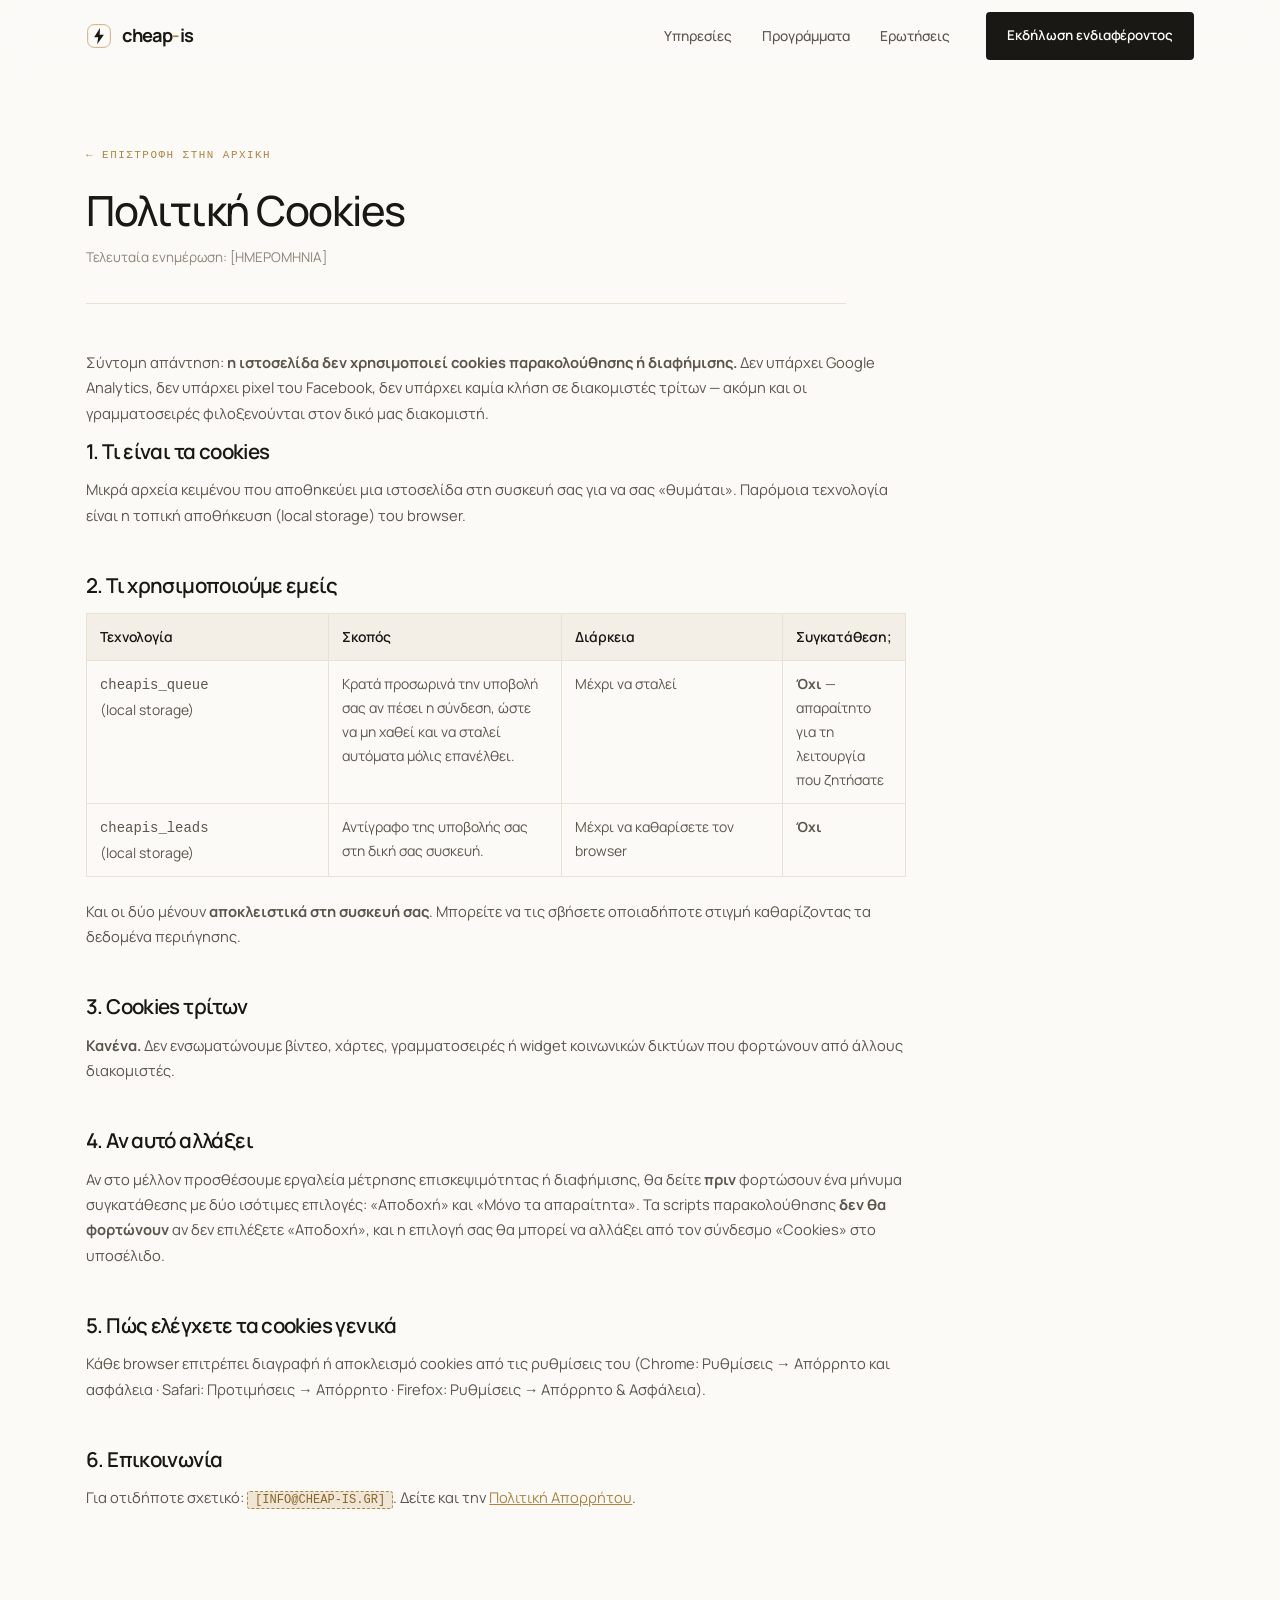
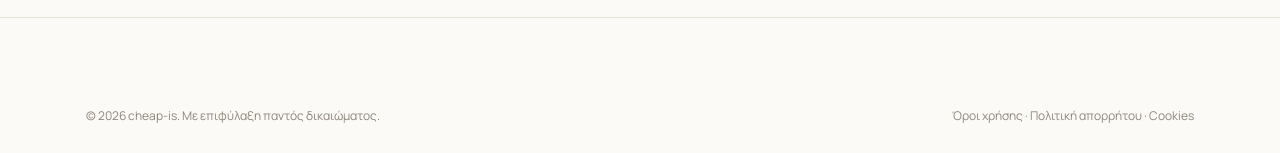
<file: c/cookies.html>
<!DOCTYPE html>
<html lang="el">
<head>
<meta charset="UTF-8">
<meta name="viewport" content="width=device-width, initial-scale=1">
<title>Πολιτική Cookies | cheap-is</title>
<meta name="description" content="Ποια cookies χρησιμοποιεί η ιστοσελίδα cheap-is — και γιατί σχεδόν κανένα.">
<meta name="robots" content="noindex,nofollow">
<!-- Προεπισκόπηση σε WhatsApp, Viber, Messenger, Facebook, X, LinkedIn, Telegram, iMessage -->
<meta property="og:type" content="website">
<meta property="og:site_name" content="cheap-is">
<meta property="og:locale" content="el_GR">
<meta property="og:url" content="https://cheap-is.gr/cookies.html">
<meta property="og:title" content="Πολιτική Cookies | cheap-is">
<meta property="og:description" content="Ποια cookies χρησιμοποιεί η ιστοσελίδα cheap-is — και γιατί σχεδόν κανένα.">
<meta property="og:image" content="https://cheap-is.gr/assets/og-image.jpg">
<meta property="og:image:width" content="1200">
<meta property="og:image:height" content="630">
<meta property="og:image:alt" content="cheap-is — ρεύμα, αέριο, internet σε ένα μέρος">
<meta name="twitter:card" content="summary_large_image">
<meta name="twitter:title" content="Πολιτική Cookies | cheap-is">
<meta name="twitter:description" content="Ποια cookies χρησιμοποιεί η ιστοσελίδα cheap-is — και γιατί σχεδόν κανένα.">
<meta name="twitter:image" content="https://cheap-is.gr/assets/og-image.jpg">
<meta name="theme-color" content="#FBFAF7">
<link rel="canonical" href="https://cheap-is.gr/cookies.html">
<link rel="apple-touch-icon" href="assets/favicon.png">
<link rel="icon" href="assets/favicon-64.png" type="image/png">
<link rel="stylesheet" href="fonts.css">
<link rel="stylesheet" href="styles.css">
</head>
<body>

<header class="header" id="header">
  <div class="container header__in">
    <a href="index.html" class="brand" aria-label="cheap-is αρχική">
      <img src="assets/mark.svg" alt="" class="brand__mark">
      <span class="brand__text">cheap<span class="brand__dash">-</span>is</span>
    </a>
    <nav class="nav" id="nav">
      <a href="index.html#ypiresies">Υπηρεσίες</a>
      <a href="index.html#programmata">Προγράμματα</a>
      <a href="index.html#faq">Ερωτήσεις</a>
      <a href="index.html#endiaferon" class="btn btn--gold nav__cta">Εκδήλωση ενδιαφέροντος</a>
    </nav>
    <a href="index.html#endiaferon" class="btn btn--gold header__cta">Εκδήλωση ενδιαφέροντος</a>
    <button class="burger" id="burger" aria-label="Μενού" aria-expanded="false"><span></span><span></span><span></span></button>
  </div>
</header>

<main class="page">
  <div class="container">
    <div class="page__head">
      <a href="index.html" class="back">← Επιστροφή στην αρχική</a>
      <h1>Πολιτική Cookies</h1>
      <p>Τελευταία ενημέρωση: <span class="fill">[ΗΜΕΡΟΜΗΝΙΑ]</span></p>
    </div>

    <article class="legal">

      <p>
        Σύντομη απάντηση: <b>η ιστοσελίδα δεν χρησιμοποιεί cookies παρακολούθησης
        ή διαφήμισης.</b> Δεν υπάρχει Google Analytics, δεν υπάρχει pixel του
        Facebook, δεν υπάρχει καμία κλήση σε διακομιστές τρίτων — ακόμη και οι
        γραμματοσειρές φιλοξενούνται στον δικό μας διακομιστή.
      </p>

      <h2>1. Τι είναι τα cookies</h2>
      <p>
        Μικρά αρχεία κειμένου που αποθηκεύει μια ιστοσελίδα στη συσκευή σας για να
        σας «θυμάται». Παρόμοια τεχνολογία είναι η τοπική αποθήκευση
        (local storage) του browser.
      </p>

      <h2>2. Τι χρησιμοποιούμε εμείς</h2>
      <table>
        <tr><th>Τεχνολογία</th><th>Σκοπός</th><th>Διάρκεια</th><th>Συγκατάθεση;</th></tr>
        <tr>
          <td><code>cheapis_queue</code><br>(local storage)</td>
          <td>Κρατά προσωρινά την υποβολή σας αν πέσει η σύνδεση, ώστε να μη χαθεί και να σταλεί αυτόματα μόλις επανέλθει.</td>
          <td>Μέχρι να σταλεί</td>
          <td><b>Όχι</b> — απαραίτητο για τη λειτουργία που ζητήσατε</td>
        </tr>
        <tr>
          <td><code>cheapis_leads</code><br>(local storage)</td>
          <td>Αντίγραφο της υποβολής σας στη δική σας συσκευή.</td>
          <td>Μέχρι να καθαρίσετε τον browser</td>
          <td><b>Όχι</b></td>
        </tr>
      </table>
      <p>
        Και οι δύο μένουν <b>αποκλειστικά στη συσκευή σας</b>. Μπορείτε να τις
        σβήσετε οποιαδήποτε στιγμή καθαρίζοντας τα δεδομένα περιήγησης.
      </p>

      <h2>3. Cookies τρίτων</h2>
      <p><b>Κανένα.</b> Δεν ενσωματώνουμε βίντεο, χάρτες, γραμματοσειρές ή widget κοινωνικών δικτύων που φορτώνουν από άλλους διακομιστές.</p>

      <h2>4. Αν αυτό αλλάξει</h2>
      <p>
        Αν στο μέλλον προσθέσουμε εργαλεία μέτρησης επισκεψιμότητας ή διαφήμισης,
        θα δείτε <b>πριν</b> φορτώσουν ένα μήνυμα συγκατάθεσης με δύο ισότιμες
        επιλογές: «Αποδοχή» και «Μόνο τα απαραίτητα». Τα scripts παρακολούθησης
        <b>δεν θα φορτώνουν</b> αν δεν επιλέξετε «Αποδοχή», και η επιλογή σας θα
        μπορεί να αλλάξει από τον σύνδεσμο «Cookies» στο υποσέλιδο.
      </p>

      <h2>5. Πώς ελέγχετε τα cookies γενικά</h2>
      <p>
        Κάθε browser επιτρέπει διαγραφή ή αποκλεισμό cookies από τις ρυθμίσεις του
        (Chrome: Ρυθμίσεις → Απόρρητο και ασφάλεια · Safari: Προτιμήσεις → Απόρρητο ·
        Firefox: Ρυθμίσεις → Απόρρητο &amp; Ασφάλεια).
      </p>

      <h2>6. Επικοινωνία</h2>
      <p>Για οτιδήποτε σχετικό: <span class="fill">[INFO@CHEAP-IS.GR]</span>. Δείτε και την <a href="politiki-aporritou.html">Πολιτική Απορρήτου</a>.</p>

    </article>
  </div>
</main>

<footer class="footer">
  <div class="container footer__bottom" style="margin-top:0;border-top:0">
    <span>© <span id="year">2026</span> cheap-is. Με επιφύλαξη παντός δικαιώματος.</span>
    <span class="footer__legal">
      <a href="oroi-xrisis.html">Όροι χρήσης</a> ·
      <a href="politiki-aporritou.html">Πολιτική απορρήτου</a> ·
      <a href="cookies.html">Cookies</a>
    </span>
  </div>
</footer>

<script src="config.js"></script>
<script src="legal.js"></script>
</body>
</html>
</file>
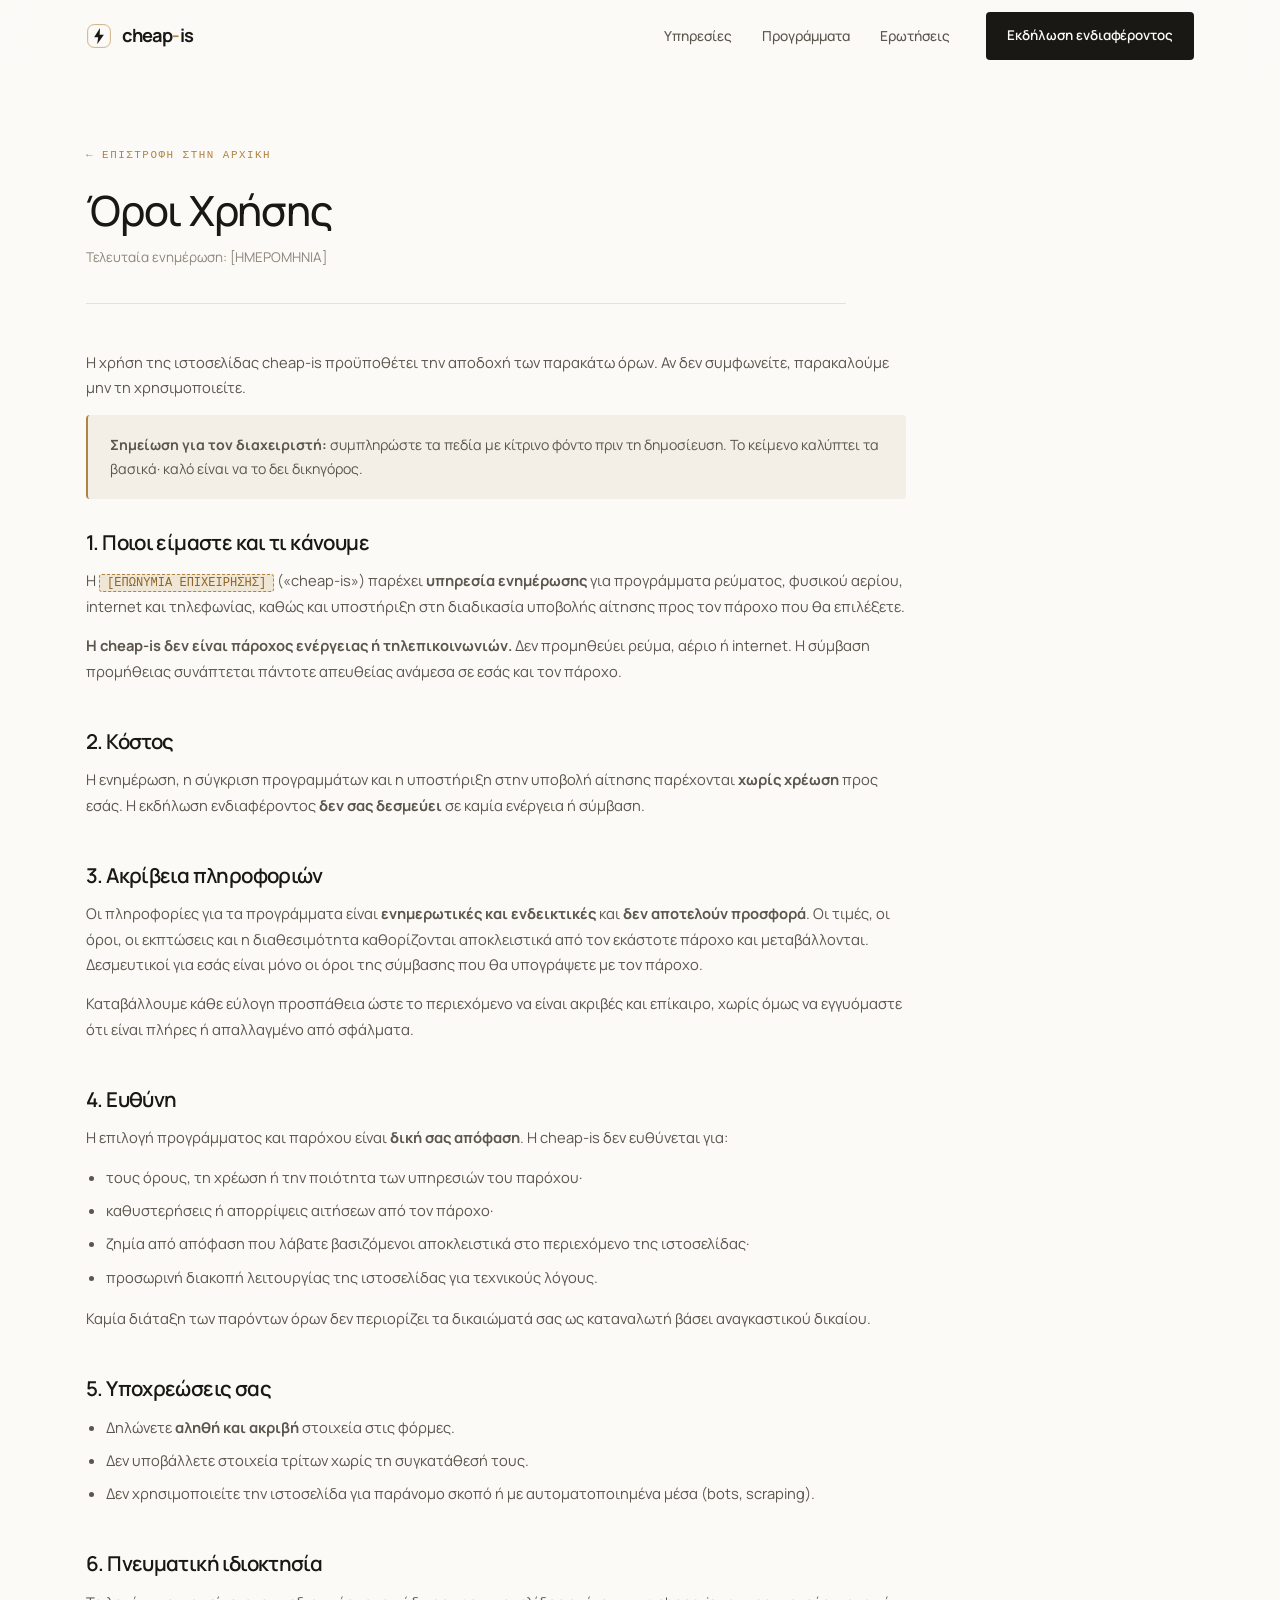
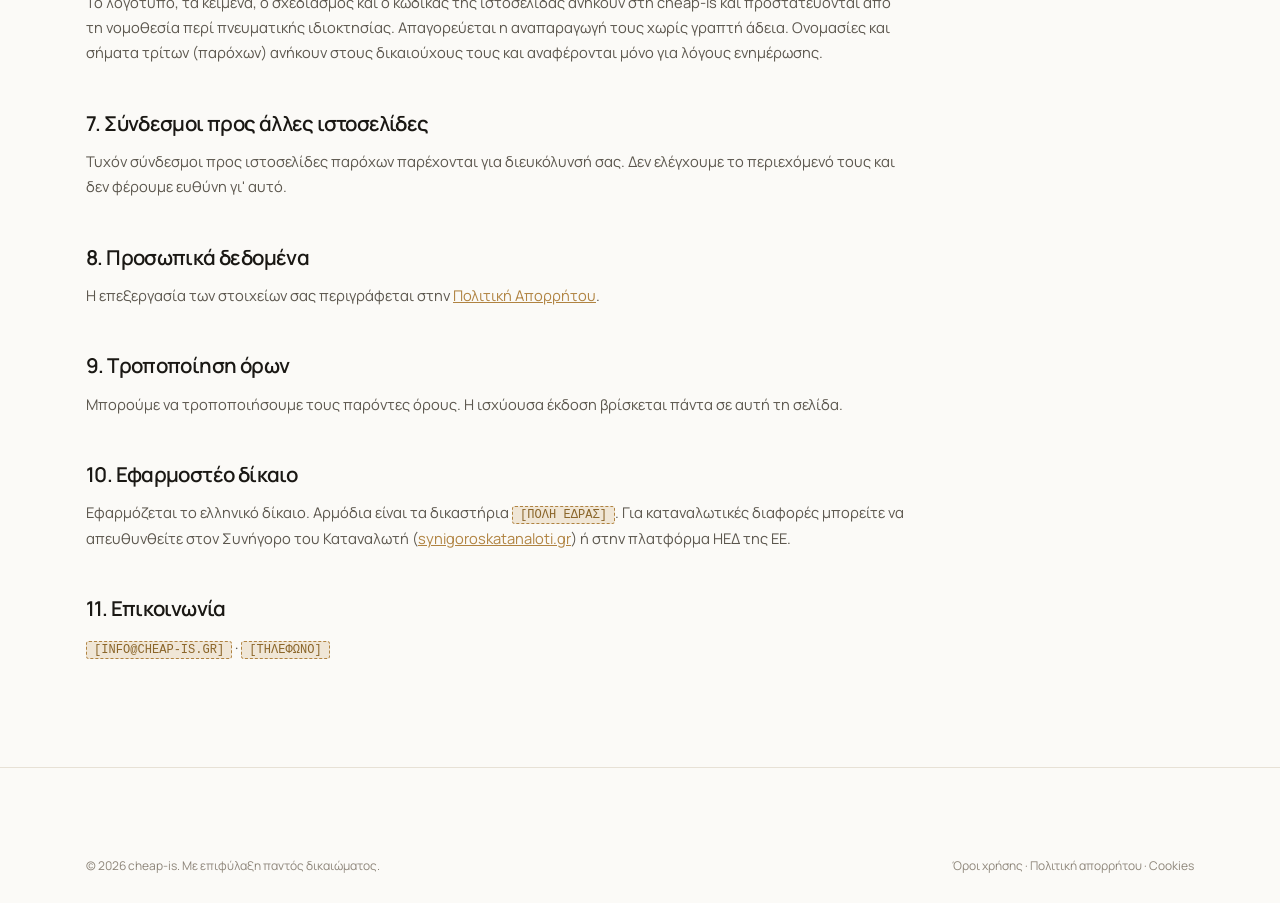
<file: c/oroi-xrisis.html>
<!DOCTYPE html>
<html lang="el">
<head>
<meta charset="UTF-8">
<meta name="viewport" content="width=device-width, initial-scale=1">
<title>Όροι Χρήσης | cheap-is</title>
<meta name="description" content="Οι όροι χρήσης της ιστοσελίδας και της υπηρεσίας ενημέρωσης cheap-is.">
<meta name="robots" content="noindex,nofollow">
<!-- Προεπισκόπηση σε WhatsApp, Viber, Messenger, Facebook, X, LinkedIn, Telegram, iMessage -->
<meta property="og:type" content="website">
<meta property="og:site_name" content="cheap-is">
<meta property="og:locale" content="el_GR">
<meta property="og:url" content="https://cheap-is.gr/oroi-xrisis.html">
<meta property="og:title" content="Όροι Χρήσης | cheap-is">
<meta property="og:description" content="Οι όροι χρήσης της ιστοσελίδας και της υπηρεσίας ενημέρωσης cheap-is.">
<meta property="og:image" content="https://cheap-is.gr/assets/og-image.jpg">
<meta property="og:image:width" content="1200">
<meta property="og:image:height" content="630">
<meta property="og:image:alt" content="cheap-is — ρεύμα, αέριο, internet σε ένα μέρος">
<meta name="twitter:card" content="summary_large_image">
<meta name="twitter:title" content="Όροι Χρήσης | cheap-is">
<meta name="twitter:description" content="Οι όροι χρήσης της ιστοσελίδας και της υπηρεσίας ενημέρωσης cheap-is.">
<meta name="twitter:image" content="https://cheap-is.gr/assets/og-image.jpg">
<meta name="theme-color" content="#FBFAF7">
<link rel="canonical" href="https://cheap-is.gr/oroi-xrisis.html">
<link rel="apple-touch-icon" href="assets/favicon.png">
<link rel="icon" href="assets/favicon-64.png" type="image/png">
<link rel="stylesheet" href="fonts.css">
<link rel="stylesheet" href="styles.css">
</head>
<body>

<header class="header" id="header">
  <div class="container header__in">
    <a href="index.html" class="brand" aria-label="cheap-is αρχική">
      <img src="assets/mark.svg" alt="" class="brand__mark">
      <span class="brand__text">cheap<span class="brand__dash">-</span>is</span>
    </a>
    <nav class="nav" id="nav">
      <a href="index.html#ypiresies">Υπηρεσίες</a>
      <a href="index.html#programmata">Προγράμματα</a>
      <a href="index.html#faq">Ερωτήσεις</a>
      <a href="index.html#endiaferon" class="btn btn--gold nav__cta">Εκδήλωση ενδιαφέροντος</a>
    </nav>
    <a href="index.html#endiaferon" class="btn btn--gold header__cta">Εκδήλωση ενδιαφέροντος</a>
    <button class="burger" id="burger" aria-label="Μενού" aria-expanded="false"><span></span><span></span><span></span></button>
  </div>
</header>

<main class="page">
  <div class="container">
    <div class="page__head">
      <a href="index.html" class="back">← Επιστροφή στην αρχική</a>
      <h1>Όροι Χρήσης</h1>
      <p>Τελευταία ενημέρωση: <span class="fill">[ΗΜΕΡΟΜΗΝΙΑ]</span></p>
    </div>

    <article class="legal">

      <p>
        Η χρήση της ιστοσελίδας cheap-is προϋποθέτει την αποδοχή των παρακάτω όρων.
        Αν δεν συμφωνείτε, παρακαλούμε μην τη χρησιμοποιείτε.
      </p>

      <div class="legal__note">
        <b>Σημείωση για τον διαχειριστή:</b> συμπληρώστε τα πεδία με κίτρινο φόντο
        πριν τη δημοσίευση. Το κείμενο καλύπτει τα βασικά· καλό είναι να το δει δικηγόρος.
      </div>

      <h2>1. Ποιοι είμαστε και τι κάνουμε</h2>
      <p>
        Η <span class="fill">[ΕΠΩΝΥΜΙΑ ΕΠΙΧΕΙΡΗΣΗΣ]</span> («cheap-is») παρέχει
        <b>υπηρεσία ενημέρωσης</b> για προγράμματα ρεύματος, φυσικού αερίου,
        internet και τηλεφωνίας, καθώς και υποστήριξη στη διαδικασία υποβολής
        αίτησης προς τον πάροχο που θα επιλέξετε.
      </p>
      <p>
        <b>Η cheap-is δεν είναι πάροχος ενέργειας ή τηλεπικοινωνιών.</b>
        Δεν προμηθεύει ρεύμα, αέριο ή internet. Η σύμβαση προμήθειας συνάπτεται
        πάντοτε απευθείας ανάμεσα σε εσάς και τον πάροχο.
      </p>

      <h2>2. Κόστος</h2>
      <p>
        Η ενημέρωση, η σύγκριση προγραμμάτων και η υποστήριξη στην υποβολή αίτησης
        παρέχονται <b>χωρίς χρέωση</b> προς εσάς. Η εκδήλωση ενδιαφέροντος
        <b>δεν σας δεσμεύει</b> σε καμία ενέργεια ή σύμβαση.
      </p>

      <h2>3. Ακρίβεια πληροφοριών</h2>
      <p>
        Οι πληροφορίες για τα προγράμματα είναι <b>ενημερωτικές και ενδεικτικές</b>
        και <b>δεν αποτελούν προσφορά</b>. Οι τιμές, οι όροι, οι εκπτώσεις και η
        διαθεσιμότητα καθορίζονται αποκλειστικά από τον εκάστοτε πάροχο και
        μεταβάλλονται. Δεσμευτικοί για εσάς είναι μόνο οι όροι της σύμβασης που θα
        υπογράψετε με τον πάροχο.
      </p>
      <p>
        Καταβάλλουμε κάθε εύλογη προσπάθεια ώστε το περιεχόμενο να είναι ακριβές
        και επίκαιρο, χωρίς όμως να εγγυόμαστε ότι είναι πλήρες ή απαλλαγμένο από
        σφάλματα.
      </p>

      <h2>4. Ευθύνη</h2>
      <p>
        Η επιλογή προγράμματος και παρόχου είναι <b>δική σας απόφαση</b>. Η cheap-is
        δεν ευθύνεται για:
      </p>
      <ul>
        <li>τους όρους, τη χρέωση ή την ποιότητα των υπηρεσιών του παρόχου·</li>
        <li>καθυστερήσεις ή απορρίψεις αιτήσεων από τον πάροχο·</li>
        <li>ζημία από απόφαση που λάβατε βασιζόμενοι αποκλειστικά στο περιεχόμενο της ιστοσελίδας·</li>
        <li>προσωρινή διακοπή λειτουργίας της ιστοσελίδας για τεχνικούς λόγους.</li>
      </ul>
      <p>Καμία διάταξη των παρόντων όρων δεν περιορίζει τα δικαιώματά σας ως καταναλωτή βάσει αναγκαστικού δικαίου.</p>

      <h2>5. Υποχρεώσεις σας</h2>
      <ul>
        <li>Δηλώνετε <b>αληθή και ακριβή</b> στοιχεία στις φόρμες.</li>
        <li>Δεν υποβάλλετε στοιχεία τρίτων χωρίς τη συγκατάθεσή τους.</li>
        <li>Δεν χρησιμοποιείτε την ιστοσελίδα για παράνομο σκοπό ή με αυτοματοποιημένα μέσα (bots, scraping).</li>
      </ul>

      <h2>6. Πνευματική ιδιοκτησία</h2>
      <p>
        Το λογότυπο, τα κείμενα, ο σχεδιασμός και ο κώδικας της ιστοσελίδας ανήκουν
        στη cheap-is και προστατεύονται από τη νομοθεσία περί πνευματικής
        ιδιοκτησίας. Απαγορεύεται η αναπαραγωγή τους χωρίς γραπτή άδεια. Ονομασίες
        και σήματα τρίτων (παρόχων) ανήκουν στους δικαιούχους τους και αναφέρονται
        μόνο για λόγους ενημέρωσης.
      </p>

      <h2>7. Σύνδεσμοι προς άλλες ιστοσελίδες</h2>
      <p>
        Τυχόν σύνδεσμοι προς ιστοσελίδες παρόχων παρέχονται για διευκόλυνσή σας.
        Δεν ελέγχουμε το περιεχόμενό τους και δεν φέρουμε ευθύνη γι' αυτό.
      </p>

      <h2>8. Προσωπικά δεδομένα</h2>
      <p>Η επεξεργασία των στοιχείων σας περιγράφεται στην <a href="politiki-aporritou.html">Πολιτική Απορρήτου</a>.</p>

      <h2>9. Τροποποίηση όρων</h2>
      <p>Μπορούμε να τροποποιήσουμε τους παρόντες όρους. Η ισχύουσα έκδοση βρίσκεται πάντα σε αυτή τη σελίδα.</p>

      <h2>10. Εφαρμοστέο δίκαιο</h2>
      <p>
        Εφαρμόζεται το ελληνικό δίκαιο. Αρμόδια είναι τα δικαστήρια
        <span class="fill">[ΠΟΛΗ ΕΔΡΑΣ]</span>. Για καταναλωτικές διαφορές μπορείτε
        να απευθυνθείτε στον Συνήγορο του Καταναλωτή
        (<a href="https://www.synigoroskatanaloti.gr" target="_blank" rel="noopener">synigoroskatanaloti.gr</a>)
        ή στην πλατφόρμα ΗΕΔ της ΕΕ.
      </p>

      <h2>11. Επικοινωνία</h2>
      <p><span class="fill">[INFO@CHEAP-IS.GR]</span> · <span class="fill">[ΤΗΛΕΦΩΝΟ]</span></p>

    </article>
  </div>
</main>

<footer class="footer">
  <div class="container footer__bottom" style="margin-top:0;border-top:0">
    <span>© <span id="year">2026</span> cheap-is. Με επιφύλαξη παντός δικαιώματος.</span>
    <span class="footer__legal">
      <a href="oroi-xrisis.html">Όροι χρήσης</a> ·
      <a href="politiki-aporritou.html">Πολιτική απορρήτου</a> ·
      <a href="cookies.html">Cookies</a>
    </span>
  </div>
</footer>

<script src="config.js"></script>
<script src="legal.js"></script>
</body>
</html>
</file>
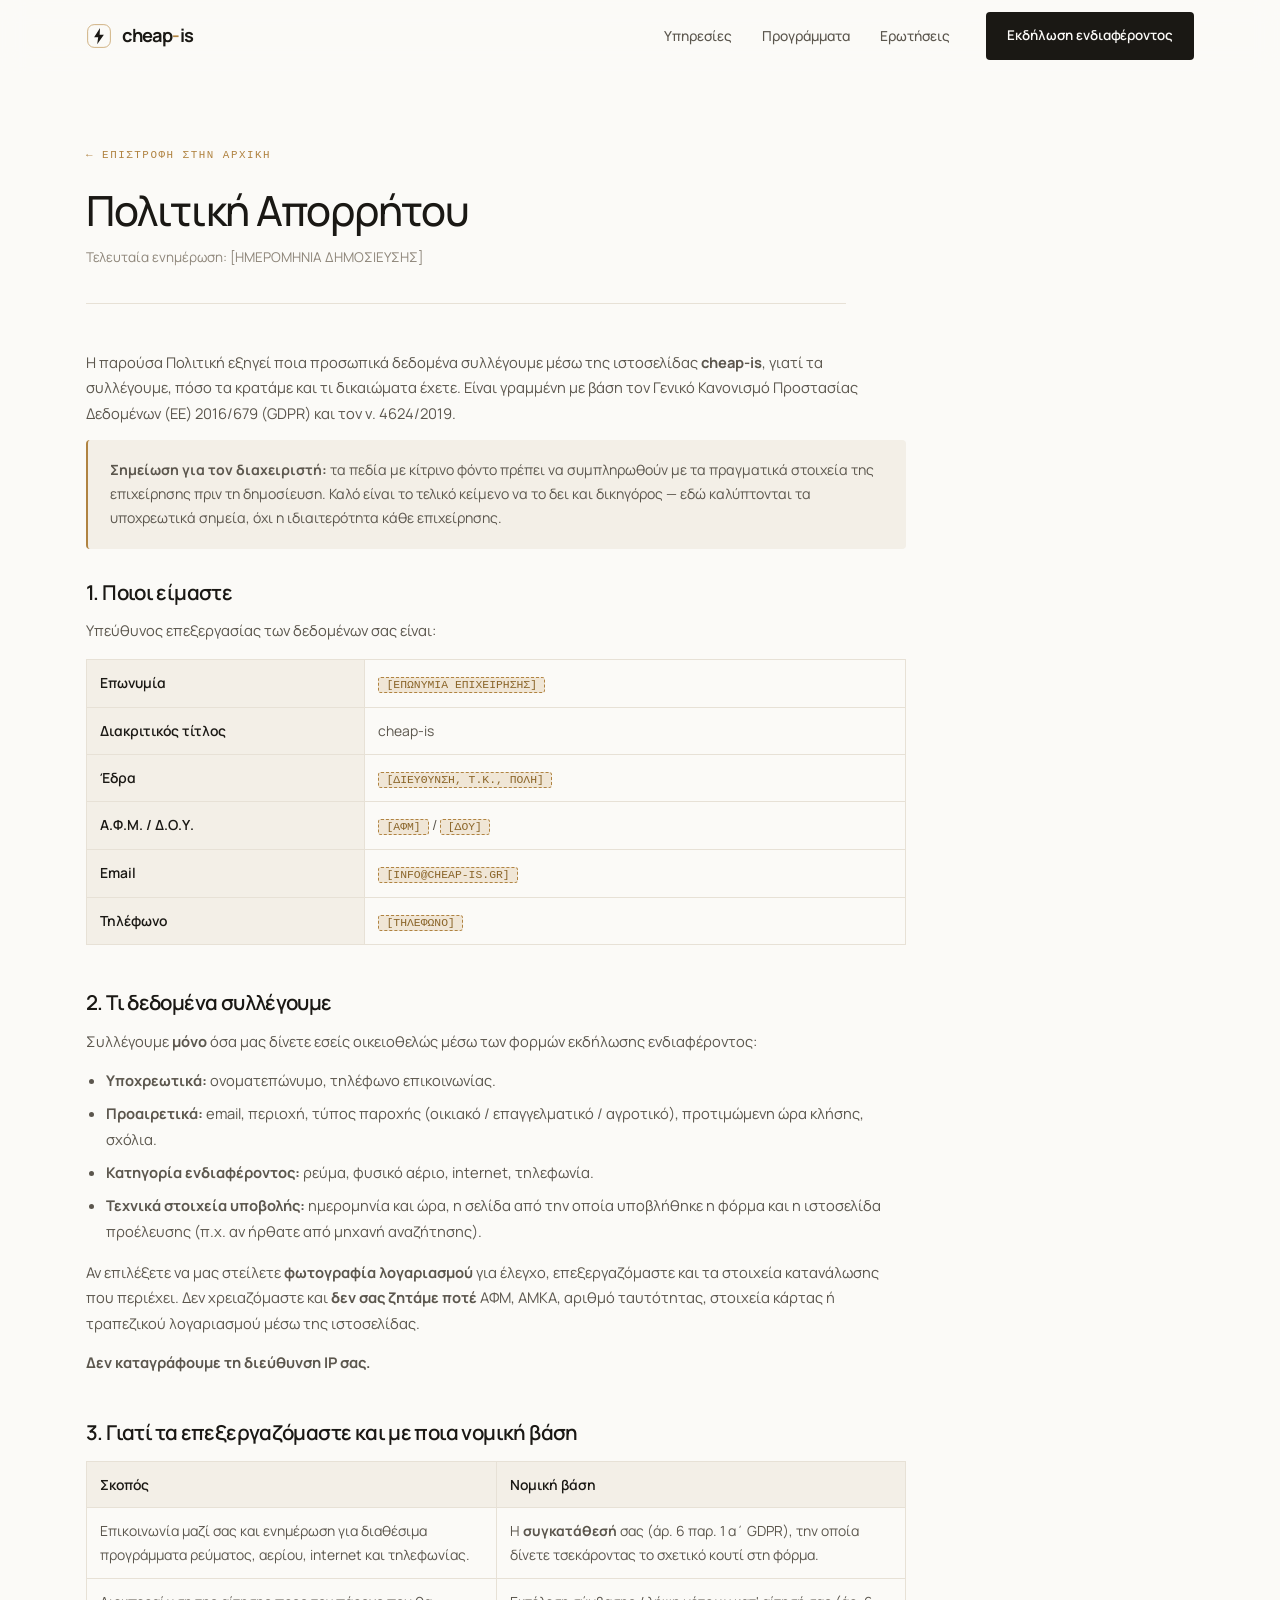
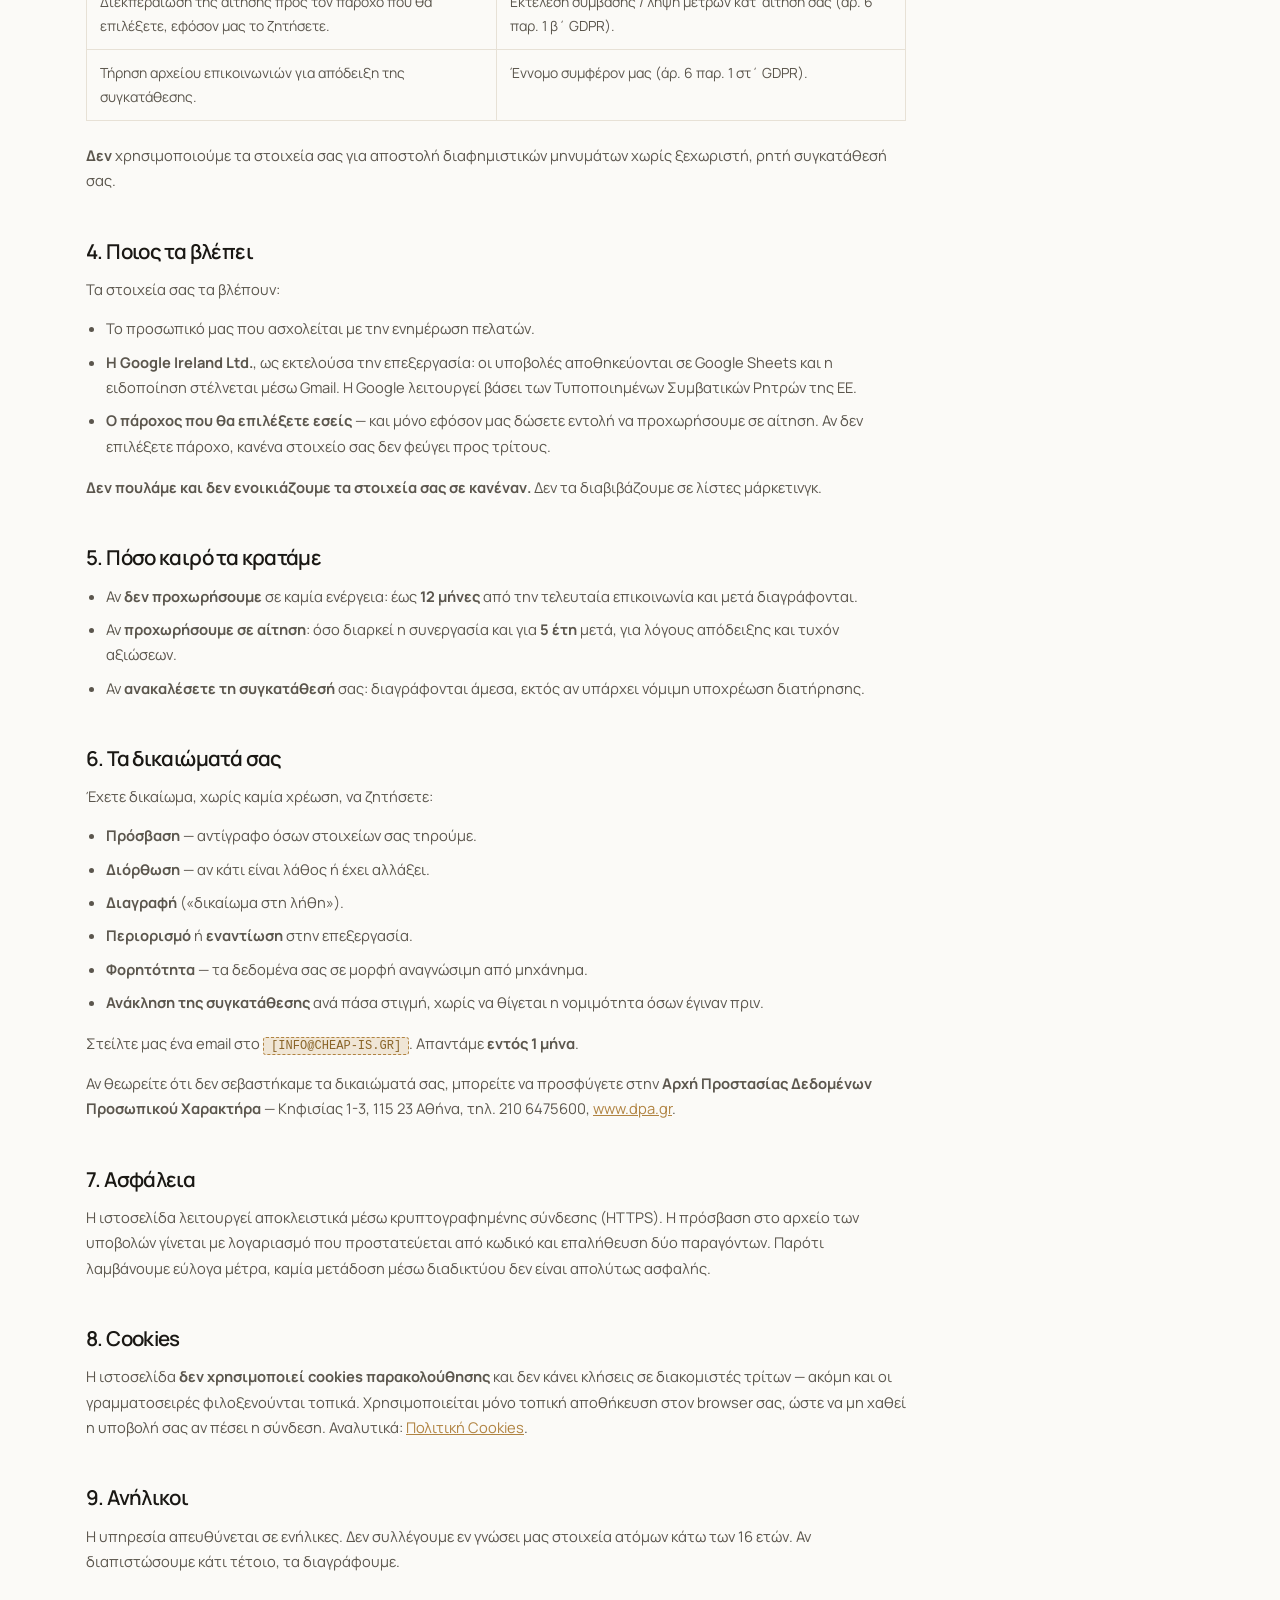
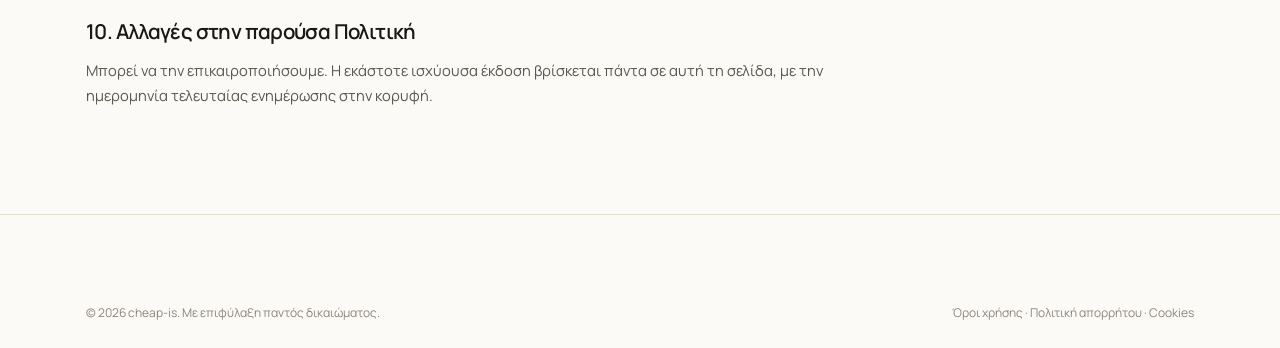
<file: c/politiki-aporritou.html>
<!DOCTYPE html>
<html lang="el">
<head>
<meta charset="UTF-8">
<meta name="viewport" content="width=device-width, initial-scale=1">
<title>Πολιτική Απορρήτου | cheap-is</title>
<meta name="description" content="Πώς η cheap-is συλλέγει, χρησιμοποιεί και προστατεύει τα προσωπικά δεδομένα σας.">
<meta name="robots" content="noindex,nofollow">
<!-- Προεπισκόπηση σε WhatsApp, Viber, Messenger, Facebook, X, LinkedIn, Telegram, iMessage -->
<meta property="og:type" content="website">
<meta property="og:site_name" content="cheap-is">
<meta property="og:locale" content="el_GR">
<meta property="og:url" content="https://cheap-is.gr/politiki-aporritou.html">
<meta property="og:title" content="Πολιτική Απορρήτου | cheap-is">
<meta property="og:description" content="Πώς η cheap-is συλλέγει, χρησιμοποιεί και προστατεύει τα προσωπικά δεδομένα σας.">
<meta property="og:image" content="https://cheap-is.gr/assets/og-image.jpg">
<meta property="og:image:width" content="1200">
<meta property="og:image:height" content="630">
<meta property="og:image:alt" content="cheap-is — ρεύμα, αέριο, internet σε ένα μέρος">
<meta name="twitter:card" content="summary_large_image">
<meta name="twitter:title" content="Πολιτική Απορρήτου | cheap-is">
<meta name="twitter:description" content="Πώς η cheap-is συλλέγει, χρησιμοποιεί και προστατεύει τα προσωπικά δεδομένα σας.">
<meta name="twitter:image" content="https://cheap-is.gr/assets/og-image.jpg">
<meta name="theme-color" content="#FBFAF7">
<link rel="canonical" href="https://cheap-is.gr/politiki-aporritou.html">
<link rel="apple-touch-icon" href="assets/favicon.png">
<link rel="icon" href="assets/favicon-64.png" type="image/png">
<link rel="stylesheet" href="fonts.css">
<link rel="stylesheet" href="styles.css">
</head>
<body>

<header class="header" id="header">
  <div class="container header__in">
    <a href="index.html" class="brand" aria-label="cheap-is αρχική">
      <img src="assets/mark.svg" alt="" class="brand__mark">
      <span class="brand__text">cheap<span class="brand__dash">-</span>is</span>
    </a>
    <nav class="nav" id="nav">
      <a href="index.html#ypiresies">Υπηρεσίες</a>
      <a href="index.html#programmata">Προγράμματα</a>
      <a href="index.html#faq">Ερωτήσεις</a>
      <a href="index.html#endiaferon" class="btn btn--gold nav__cta">Εκδήλωση ενδιαφέροντος</a>
    </nav>
    <a href="index.html#endiaferon" class="btn btn--gold header__cta">Εκδήλωση ενδιαφέροντος</a>
    <button class="burger" id="burger" aria-label="Μενού" aria-expanded="false"><span></span><span></span><span></span></button>
  </div>
</header>

<main class="page">
  <div class="container">
    <div class="page__head">
      <a href="index.html" class="back">← Επιστροφή στην αρχική</a>
      <h1>Πολιτική Απορρήτου</h1>
      <p>Τελευταία ενημέρωση: <span class="fill">[ΗΜΕΡΟΜΗΝΙΑ ΔΗΜΟΣΙΕΥΣΗΣ]</span></p>
    </div>

    <article class="legal">

      <p>
        Η παρούσα Πολιτική εξηγεί ποια προσωπικά δεδομένα συλλέγουμε μέσω της
        ιστοσελίδας <b>cheap-is</b>, γιατί τα συλλέγουμε, πόσο τα κρατάμε και τι
        δικαιώματα έχετε. Είναι γραμμένη με βάση τον Γενικό Κανονισμό Προστασίας
        Δεδομένων (ΕΕ) 2016/679 (GDPR) και τον ν. 4624/2019.
      </p>

      <div class="legal__note">
        <b>Σημείωση για τον διαχειριστή:</b> τα πεδία με κίτρινο φόντο πρέπει να
        συμπληρωθούν με τα πραγματικά στοιχεία της επιχείρησης πριν τη δημοσίευση.
        Καλό είναι το τελικό κείμενο να το δει και δικηγόρος — εδώ καλύπτονται τα
        υποχρεωτικά σημεία, όχι η ιδιαιτερότητα κάθε επιχείρησης.
      </div>

      <h2>1. Ποιοι είμαστε</h2>
      <p>Υπεύθυνος επεξεργασίας των δεδομένων σας είναι:</p>
      <table>
        <tr><th>Επωνυμία</th><td><span class="fill">[ΕΠΩΝΥΜΙΑ ΕΠΙΧΕΙΡΗΣΗΣ]</span></td></tr>
        <tr><th>Διακριτικός τίτλος</th><td>cheap-is</td></tr>
        <tr><th>Έδρα</th><td><span class="fill">[ΔΙΕΥΘΥΝΣΗ, Τ.Κ., ΠΟΛΗ]</span></td></tr>
        <tr><th>Α.Φ.Μ. / Δ.Ο.Υ.</th><td><span class="fill">[ΑΦΜ]</span> / <span class="fill">[ΔΟΥ]</span></td></tr>
        <tr><th>Email</th><td><span class="fill">[INFO@CHEAP-IS.GR]</span></td></tr>
        <tr><th>Τηλέφωνο</th><td><span class="fill">[ΤΗΛΕΦΩΝΟ]</span></td></tr>
      </table>

      <h2>2. Τι δεδομένα συλλέγουμε</h2>
      <p>
        Συλλέγουμε <b>μόνο</b> όσα μας δίνετε εσείς οικειοθελώς μέσω των φορμών
        εκδήλωσης ενδιαφέροντος:
      </p>
      <ul>
        <li><b>Υποχρεωτικά:</b> ονοματεπώνυμο, τηλέφωνο επικοινωνίας.</li>
        <li><b>Προαιρετικά:</b> email, περιοχή, τύπος παροχής (οικιακό / επαγγελματικό / αγροτικό), προτιμώμενη ώρα κλήσης, σχόλια.</li>
        <li><b>Κατηγορία ενδιαφέροντος:</b> ρεύμα, φυσικό αέριο, internet, τηλεφωνία.</li>
        <li><b>Τεχνικά στοιχεία υποβολής:</b> ημερομηνία και ώρα, η σελίδα από την οποία υποβλήθηκε η φόρμα και η ιστοσελίδα προέλευσης (π.χ. αν ήρθατε από μηχανή αναζήτησης).</li>
      </ul>
      <p>
        Αν επιλέξετε να μας στείλετε <b>φωτογραφία λογαριασμού</b> για έλεγχο,
        επεξεργαζόμαστε και τα στοιχεία κατανάλωσης που περιέχει. Δεν χρειαζόμαστε
        και <b>δεν σας ζητάμε ποτέ</b> ΑΦΜ, ΑΜΚΑ, αριθμό ταυτότητας, στοιχεία κάρτας
        ή τραπεζικού λογαριασμού μέσω της ιστοσελίδας.
      </p>
      <p><b>Δεν καταγράφουμε τη διεύθυνση IP σας.</b></p>

      <h2>3. Γιατί τα επεξεργαζόμαστε και με ποια νομική βάση</h2>
      <table>
        <tr><th>Σκοπός</th><th>Νομική βάση</th></tr>
        <tr>
          <td>Επικοινωνία μαζί σας και ενημέρωση για διαθέσιμα προγράμματα ρεύματος, αερίου, internet και τηλεφωνίας.</td>
          <td>Η <b>συγκατάθεσή</b> σας (άρ. 6 παρ. 1 α΄ GDPR), την οποία δίνετε τσεκάροντας το σχετικό κουτί στη φόρμα.</td>
        </tr>
        <tr>
          <td>Διεκπεραίωση της αίτησης προς τον πάροχο που θα επιλέξετε, εφόσον μας το ζητήσετε.</td>
          <td>Εκτέλεση σύμβασης / λήψη μέτρων κατ' αίτησή σας (άρ. 6 παρ. 1 β΄ GDPR).</td>
        </tr>
        <tr>
          <td>Τήρηση αρχείου επικοινωνιών για απόδειξη της συγκατάθεσης.</td>
          <td>Έννομο συμφέρον μας (άρ. 6 παρ. 1 στ΄ GDPR).</td>
        </tr>
      </table>
      <p>
        <b>Δεν</b> χρησιμοποιούμε τα στοιχεία σας για αποστολή διαφημιστικών
        μηνυμάτων χωρίς ξεχωριστή, ρητή συγκατάθεσή σας.
      </p>

      <h2>4. Ποιος τα βλέπει</h2>
      <p>Τα στοιχεία σας τα βλέπουν:</p>
      <ul>
        <li>Το προσωπικό μας που ασχολείται με την ενημέρωση πελατών.</li>
        <li>
          <b>Η Google Ireland Ltd.</b>, ως εκτελούσα την επεξεργασία: οι υποβολές
          αποθηκεύονται σε Google Sheets και η ειδοποίηση στέλνεται μέσω Gmail.
          Η Google λειτουργεί βάσει των Τυποποιημένων Συμβατικών Ρητρών της ΕΕ.
        </li>
        <li>
          <b>Ο πάροχος που θα επιλέξετε εσείς</b> — και μόνο εφόσον μας δώσετε
          εντολή να προχωρήσουμε σε αίτηση. Αν δεν επιλέξετε πάροχο, κανένα
          στοιχείο σας δεν φεύγει προς τρίτους.
        </li>
      </ul>
      <p>
        <b>Δεν πουλάμε και δεν ενοικιάζουμε τα στοιχεία σας σε κανέναν.</b>
        Δεν τα διαβιβάζουμε σε λίστες μάρκετινγκ.
      </p>

      <h2>5. Πόσο καιρό τα κρατάμε</h2>
      <ul>
        <li>Αν <b>δεν προχωρήσουμε</b> σε καμία ενέργεια: έως <b>12 μήνες</b> από την τελευταία επικοινωνία και μετά διαγράφονται.</li>
        <li>Αν <b>προχωρήσουμε σε αίτηση</b>: όσο διαρκεί η συνεργασία και για <b>5 έτη</b> μετά, για λόγους απόδειξης και τυχόν αξιώσεων.</li>
        <li>Αν <b>ανακαλέσετε τη συγκατάθεσή</b> σας: διαγράφονται άμεσα, εκτός αν υπάρχει νόμιμη υποχρέωση διατήρησης.</li>
      </ul>

      <h2>6. Τα δικαιώματά σας</h2>
      <p>Έχετε δικαίωμα, χωρίς καμία χρέωση, να ζητήσετε:</p>
      <ul>
        <li><b>Πρόσβαση</b> — αντίγραφο όσων στοιχείων σας τηρούμε.</li>
        <li><b>Διόρθωση</b> — αν κάτι είναι λάθος ή έχει αλλάξει.</li>
        <li><b>Διαγραφή</b> («δικαίωμα στη λήθη»).</li>
        <li><b>Περιορισμό</b> ή <b>εναντίωση</b> στην επεξεργασία.</li>
        <li><b>Φορητότητα</b> — τα δεδομένα σας σε μορφή αναγνώσιμη από μηχάνημα.</li>
        <li><b>Ανάκληση της συγκατάθεσης</b> ανά πάσα στιγμή, χωρίς να θίγεται η νομιμότητα όσων έγιναν πριν.</li>
      </ul>
      <p>
        Στείλτε μας ένα email στο <span class="fill">[INFO@CHEAP-IS.GR]</span>.
        Απαντάμε <b>εντός 1 μήνα</b>.
      </p>
      <p>
        Αν θεωρείτε ότι δεν σεβαστήκαμε τα δικαιώματά σας, μπορείτε να προσφύγετε
        στην <b>Αρχή Προστασίας Δεδομένων Προσωπικού Χαρακτήρα</b> —
        Κηφισίας 1-3, 115 23 Αθήνα, τηλ. 210 6475600,
        <a href="https://www.dpa.gr" target="_blank" rel="noopener">www.dpa.gr</a>.
      </p>

      <h2>7. Ασφάλεια</h2>
      <p>
        Η ιστοσελίδα λειτουργεί αποκλειστικά μέσω κρυπτογραφημένης σύνδεσης
        (HTTPS). Η πρόσβαση στο αρχείο των υποβολών γίνεται με λογαριασμό που
        προστατεύεται από κωδικό και επαλήθευση δύο παραγόντων. Παρότι λαμβάνουμε
        εύλογα μέτρα, καμία μετάδοση μέσω διαδικτύου δεν είναι απολύτως ασφαλής.
      </p>

      <h2>8. Cookies</h2>
      <p>
        Η ιστοσελίδα <b>δεν χρησιμοποιεί cookies παρακολούθησης</b> και δεν κάνει
        κλήσεις σε διακομιστές τρίτων — ακόμη και οι γραμματοσειρές φιλοξενούνται
        τοπικά. Χρησιμοποιείται μόνο τοπική αποθήκευση στον browser σας, ώστε να
        μη χαθεί η υποβολή σας αν πέσει η σύνδεση. Αναλυτικά:
        <a href="cookies.html">Πολιτική Cookies</a>.
      </p>

      <h2>9. Ανήλικοι</h2>
      <p>
        Η υπηρεσία απευθύνεται σε ενήλικες. Δεν συλλέγουμε εν γνώσει μας στοιχεία
        ατόμων κάτω των 16 ετών. Αν διαπιστώσουμε κάτι τέτοιο, τα διαγράφουμε.
      </p>

      <h2>10. Αλλαγές στην παρούσα Πολιτική</h2>
      <p>
        Μπορεί να την επικαιροποιήσουμε. Η εκάστοτε ισχύουσα έκδοση βρίσκεται πάντα
        σε αυτή τη σελίδα, με την ημερομηνία τελευταίας ενημέρωσης στην κορυφή.
      </p>

    </article>
  </div>
</main>

<footer class="footer">
  <div class="container footer__bottom" style="margin-top:0;border-top:0">
    <span>© <span id="year">2026</span> cheap-is. Με επιφύλαξη παντός δικαιώματος.</span>
    <span class="footer__legal">
      <a href="oroi-xrisis.html">Όροι χρήσης</a> ·
      <a href="politiki-aporritou.html">Πολιτική απορρήτου</a> ·
      <a href="cookies.html">Cookies</a>
    </span>
  </div>
</footer>

<script src="config.js"></script>
<script src="legal.js"></script>
</body>
</html>
</file>
<file: fonts.css>
/* Manrope - topika, xoris klisi se Google */
@font-face{font-family:'Manrope';font-style:normal;font-weight:400;font-display:swap;
  src:url('assets/fonts/manrope-greek-400.woff2') format('woff2');
  unicode-range:U+0370-0377, U+037A-037F, U+0384-038A, U+038C, U+038E-03A1, U+03A3-03FF}
@font-face{font-family:'Manrope';font-style:normal;font-weight:400;font-display:swap;
  src:url('assets/fonts/manrope-latin-ext-400.woff2') format('woff2');
  unicode-range:U+0100-02BA, U+02BD-02C5, U+02C7-02CC, U+02CE-02D7, U+02DD-02FF, U+0304, U+0308, U+0329, U+1D00-1DBF, U+1E00-1E9F, U+1EF2-1EFF, U+2020, U+20A0-20AB, U+20AD-20C0, U+2113, U+2C60-2C7F, U+A720-A7FF}
@font-face{font-family:'Manrope';font-style:normal;font-weight:400;font-display:swap;
  src:url('assets/fonts/manrope-latin-400.woff2') format('woff2');
  unicode-range:U+0000-00FF, U+0131, U+0152-0153, U+02BB-02BC, U+02C6, U+02DA, U+02DC, U+0304, U+0308, U+0329, U+2000-206F, U+20AC, U+2122, U+2191, U+2193, U+2212, U+2215, U+FEFF, U+FFFD}
@font-face{font-family:'Manrope';font-style:normal;font-weight:500;font-display:swap;
  src:url('assets/fonts/manrope-greek-500.woff2') format('woff2');
  unicode-range:U+0370-0377, U+037A-037F, U+0384-038A, U+038C, U+038E-03A1, U+03A3-03FF}
@font-face{font-family:'Manrope';font-style:normal;font-weight:500;font-display:swap;
  src:url('assets/fonts/manrope-latin-ext-500.woff2') format('woff2');
  unicode-range:U+0100-02BA, U+02BD-02C5, U+02C7-02CC, U+02CE-02D7, U+02DD-02FF, U+0304, U+0308, U+0329, U+1D00-1DBF, U+1E00-1E9F, U+1EF2-1EFF, U+2020, U+20A0-20AB, U+20AD-20C0, U+2113, U+2C60-2C7F, U+A720-A7FF}
@font-face{font-family:'Manrope';font-style:normal;font-weight:500;font-display:swap;
  src:url('assets/fonts/manrope-latin-500.woff2') format('woff2');
  unicode-range:U+0000-00FF, U+0131, U+0152-0153, U+02BB-02BC, U+02C6, U+02DA, U+02DC, U+0304, U+0308, U+0329, U+2000-206F, U+20AC, U+2122, U+2191, U+2193, U+2212, U+2215, U+FEFF, U+FFFD}
@font-face{font-family:'Manrope';font-style:normal;font-weight:600;font-display:swap;
  src:url('assets/fonts/manrope-greek-600.woff2') format('woff2');
  unicode-range:U+0370-0377, U+037A-037F, U+0384-038A, U+038C, U+038E-03A1, U+03A3-03FF}
@font-face{font-family:'Manrope';font-style:normal;font-weight:600;font-display:swap;
  src:url('assets/fonts/manrope-latin-ext-600.woff2') format('woff2');
  unicode-range:U+0100-02BA, U+02BD-02C5, U+02C7-02CC, U+02CE-02D7, U+02DD-02FF, U+0304, U+0308, U+0329, U+1D00-1DBF, U+1E00-1E9F, U+1EF2-1EFF, U+2020, U+20A0-20AB, U+20AD-20C0, U+2113, U+2C60-2C7F, U+A720-A7FF}
@font-face{font-family:'Manrope';font-style:normal;font-weight:600;font-display:swap;
  src:url('assets/fonts/manrope-latin-600.woff2') format('woff2');
  unicode-range:U+0000-00FF, U+0131, U+0152-0153, U+02BB-02BC, U+02C6, U+02DA, U+02DC, U+0304, U+0308, U+0329, U+2000-206F, U+20AC, U+2122, U+2191, U+2193, U+2212, U+2215, U+FEFF, U+FFFD}
@font-face{font-family:'Manrope';font-style:normal;font-weight:700;font-display:swap;
  src:url('assets/fonts/manrope-greek-700.woff2') format('woff2');
  unicode-range:U+0370-0377, U+037A-037F, U+0384-038A, U+038C, U+038E-03A1, U+03A3-03FF}
@font-face{font-family:'Manrope';font-style:normal;font-weight:700;font-display:swap;
  src:url('assets/fonts/manrope-latin-ext-700.woff2') format('woff2');
  unicode-range:U+0100-02BA, U+02BD-02C5, U+02C7-02CC, U+02CE-02D7, U+02DD-02FF, U+0304, U+0308, U+0329, U+1D00-1DBF, U+1E00-1E9F, U+1EF2-1EFF, U+2020, U+20A0-20AB, U+20AD-20C0, U+2113, U+2C60-2C7F, U+A720-A7FF}
@font-face{font-family:'Manrope';font-style:normal;font-weight:700;font-display:swap;
  src:url('assets/fonts/manrope-latin-700.woff2') format('woff2');
  unicode-range:U+0000-00FF, U+0131, U+0152-0153, U+02BB-02BC, U+02C6, U+02DA, U+02DC, U+0304, U+0308, U+0329, U+2000-206F, U+20AC, U+2122, U+2191, U+2193, U+2212, U+2215, U+FEFF, U+FFFD}
@font-face{font-family:'Manrope';font-style:normal;font-weight:800;font-display:swap;
  src:url('assets/fonts/manrope-greek-800.woff2') format('woff2');
  unicode-range:U+0370-0377, U+037A-037F, U+0384-038A, U+038C, U+038E-03A1, U+03A3-03FF}
@font-face{font-family:'Manrope';font-style:normal;font-weight:800;font-display:swap;
  src:url('assets/fonts/manrope-latin-ext-800.woff2') format('woff2');
  unicode-range:U+0100-02BA, U+02BD-02C5, U+02C7-02CC, U+02CE-02D7, U+02DD-02FF, U+0304, U+0308, U+0329, U+1D00-1DBF, U+1E00-1E9F, U+1EF2-1EFF, U+2020, U+20A0-20AB, U+20AD-20C0, U+2113, U+2C60-2C7F, U+A720-A7FF}
@font-face{font-family:'Manrope';font-style:normal;font-weight:800;font-display:swap;
  src:url('assets/fonts/manrope-latin-800.woff2') format('woff2');
  unicode-range:U+0000-00FF, U+0131, U+0152-0153, U+02BB-02BC, U+02C6, U+02DA, U+02DC, U+0304, U+0308, U+0329, U+2000-206F, U+20AC, U+2122, U+2191, U+2193, U+2212, U+2215, U+FEFF, U+FFFD}
</file>
<file: a/fonts.css>
/* Manrope - topika, xoris klisi se Google */
@font-face{font-family:'Manrope';font-style:normal;font-weight:400;font-display:swap;
  src:url('assets/fonts/manrope-greek-400.woff2') format('woff2');
  unicode-range:U+0370-0377, U+037A-037F, U+0384-038A, U+038C, U+038E-03A1, U+03A3-03FF}
@font-face{font-family:'Manrope';font-style:normal;font-weight:400;font-display:swap;
  src:url('assets/fonts/manrope-latin-ext-400.woff2') format('woff2');
  unicode-range:U+0100-02BA, U+02BD-02C5, U+02C7-02CC, U+02CE-02D7, U+02DD-02FF, U+0304, U+0308, U+0329, U+1D00-1DBF, U+1E00-1E9F, U+1EF2-1EFF, U+2020, U+20A0-20AB, U+20AD-20C0, U+2113, U+2C60-2C7F, U+A720-A7FF}
@font-face{font-family:'Manrope';font-style:normal;font-weight:400;font-display:swap;
  src:url('assets/fonts/manrope-latin-400.woff2') format('woff2');
  unicode-range:U+0000-00FF, U+0131, U+0152-0153, U+02BB-02BC, U+02C6, U+02DA, U+02DC, U+0304, U+0308, U+0329, U+2000-206F, U+20AC, U+2122, U+2191, U+2193, U+2212, U+2215, U+FEFF, U+FFFD}
@font-face{font-family:'Manrope';font-style:normal;font-weight:500;font-display:swap;
  src:url('assets/fonts/manrope-greek-500.woff2') format('woff2');
  unicode-range:U+0370-0377, U+037A-037F, U+0384-038A, U+038C, U+038E-03A1, U+03A3-03FF}
@font-face{font-family:'Manrope';font-style:normal;font-weight:500;font-display:swap;
  src:url('assets/fonts/manrope-latin-ext-500.woff2') format('woff2');
  unicode-range:U+0100-02BA, U+02BD-02C5, U+02C7-02CC, U+02CE-02D7, U+02DD-02FF, U+0304, U+0308, U+0329, U+1D00-1DBF, U+1E00-1E9F, U+1EF2-1EFF, U+2020, U+20A0-20AB, U+20AD-20C0, U+2113, U+2C60-2C7F, U+A720-A7FF}
@font-face{font-family:'Manrope';font-style:normal;font-weight:500;font-display:swap;
  src:url('assets/fonts/manrope-latin-500.woff2') format('woff2');
  unicode-range:U+0000-00FF, U+0131, U+0152-0153, U+02BB-02BC, U+02C6, U+02DA, U+02DC, U+0304, U+0308, U+0329, U+2000-206F, U+20AC, U+2122, U+2191, U+2193, U+2212, U+2215, U+FEFF, U+FFFD}
@font-face{font-family:'Manrope';font-style:normal;font-weight:600;font-display:swap;
  src:url('assets/fonts/manrope-greek-600.woff2') format('woff2');
  unicode-range:U+0370-0377, U+037A-037F, U+0384-038A, U+038C, U+038E-03A1, U+03A3-03FF}
@font-face{font-family:'Manrope';font-style:normal;font-weight:600;font-display:swap;
  src:url('assets/fonts/manrope-latin-ext-600.woff2') format('woff2');
  unicode-range:U+0100-02BA, U+02BD-02C5, U+02C7-02CC, U+02CE-02D7, U+02DD-02FF, U+0304, U+0308, U+0329, U+1D00-1DBF, U+1E00-1E9F, U+1EF2-1EFF, U+2020, U+20A0-20AB, U+20AD-20C0, U+2113, U+2C60-2C7F, U+A720-A7FF}
@font-face{font-family:'Manrope';font-style:normal;font-weight:600;font-display:swap;
  src:url('assets/fonts/manrope-latin-600.woff2') format('woff2');
  unicode-range:U+0000-00FF, U+0131, U+0152-0153, U+02BB-02BC, U+02C6, U+02DA, U+02DC, U+0304, U+0308, U+0329, U+2000-206F, U+20AC, U+2122, U+2191, U+2193, U+2212, U+2215, U+FEFF, U+FFFD}
@font-face{font-family:'Manrope';font-style:normal;font-weight:700;font-display:swap;
  src:url('assets/fonts/manrope-greek-700.woff2') format('woff2');
  unicode-range:U+0370-0377, U+037A-037F, U+0384-038A, U+038C, U+038E-03A1, U+03A3-03FF}
@font-face{font-family:'Manrope';font-style:normal;font-weight:700;font-display:swap;
  src:url('assets/fonts/manrope-latin-ext-700.woff2') format('woff2');
  unicode-range:U+0100-02BA, U+02BD-02C5, U+02C7-02CC, U+02CE-02D7, U+02DD-02FF, U+0304, U+0308, U+0329, U+1D00-1DBF, U+1E00-1E9F, U+1EF2-1EFF, U+2020, U+20A0-20AB, U+20AD-20C0, U+2113, U+2C60-2C7F, U+A720-A7FF}
@font-face{font-family:'Manrope';font-style:normal;font-weight:700;font-display:swap;
  src:url('assets/fonts/manrope-latin-700.woff2') format('woff2');
  unicode-range:U+0000-00FF, U+0131, U+0152-0153, U+02BB-02BC, U+02C6, U+02DA, U+02DC, U+0304, U+0308, U+0329, U+2000-206F, U+20AC, U+2122, U+2191, U+2193, U+2212, U+2215, U+FEFF, U+FFFD}
@font-face{font-family:'Manrope';font-style:normal;font-weight:800;font-display:swap;
  src:url('assets/fonts/manrope-greek-800.woff2') format('woff2');
  unicode-range:U+0370-0377, U+037A-037F, U+0384-038A, U+038C, U+038E-03A1, U+03A3-03FF}
@font-face{font-family:'Manrope';font-style:normal;font-weight:800;font-display:swap;
  src:url('assets/fonts/manrope-latin-ext-800.woff2') format('woff2');
  unicode-range:U+0100-02BA, U+02BD-02C5, U+02C7-02CC, U+02CE-02D7, U+02DD-02FF, U+0304, U+0308, U+0329, U+1D00-1DBF, U+1E00-1E9F, U+1EF2-1EFF, U+2020, U+20A0-20AB, U+20AD-20C0, U+2113, U+2C60-2C7F, U+A720-A7FF}
@font-face{font-family:'Manrope';font-style:normal;font-weight:800;font-display:swap;
  src:url('assets/fonts/manrope-latin-800.woff2') format('woff2');
  unicode-range:U+0000-00FF, U+0131, U+0152-0153, U+02BB-02BC, U+02C6, U+02DA, U+02DC, U+0304, U+0308, U+0329, U+2000-206F, U+20AC, U+2122, U+2191, U+2193, U+2212, U+2215, U+FEFF, U+FFFD}
</file>
<file: a/styles.css>
/* ============ cheap-is · styles ============ */
:root{
  --navy-900:#08152F;
  --navy-800:#0C1E42;
  --navy-700:#122A57;
  --navy-600:#1B3A72;
  --ink:#14213D;
  --body:#4A5568;
  --muted:#7C8798;
  --line:#E4E9F2;
  --soft:#F5F8FC;
  --white:#fff;
  --gold:#F0A81C;
  --gold-2:#FFC24A;
  --blue:#1E6BE6;
  --green:#2FA84F;
  --orange:#F5821F;
  --r:14px;
  --r-lg:22px;
  --shadow:0 2px 6px rgba(12,30,66,.05), 0 12px 32px rgba(12,30,66,.07);
  --shadow-lg:0 8px 24px rgba(12,30,66,.10), 0 32px 64px rgba(12,30,66,.14);
  --max:1200px;
}

*{box-sizing:border-box;margin:0;padding:0}
html{scroll-behavior:smooth;scroll-padding-top:96px}
body{
  font-family:'Manrope',-apple-system,BlinkMacSystemFont,'Segoe UI',Roboto,sans-serif;
  color:var(--body);background:var(--white);
  font-size:17px;line-height:1.65;-webkit-font-smoothing:antialiased;
  overflow-x:hidden;
}
img{max-width:100%;display:block}
a{color:inherit;text-decoration:none}
h1,h2,h3,h4{color:var(--ink);line-height:1.15;letter-spacing:-.02em;font-weight:800}
h1{font-size:clamp(2.3rem,5vw,4rem)}
h2{font-size:clamp(1.8rem,3.4vw,2.75rem)}
h3{font-size:1.22rem;letter-spacing:-.01em}
.container{width:100%;max-width:var(--max);margin:0 auto;padding:0 24px}
.container--narrow{max-width:860px}
.ic{width:16px;height:16px;fill:currentColor;flex:none}

/* ---------- buttons ---------- */
.btn{
  display:inline-flex;align-items:center;justify-content:center;gap:8px;
  padding:13px 24px;border-radius:999px;font-weight:700;font-size:.97rem;
  border:1.5px solid transparent;cursor:pointer;transition:.25s ease;
  font-family:inherit;letter-spacing:-.01em;white-space:nowrap;
}
.btn--gold{background:linear-gradient(180deg,var(--gold-2),var(--gold));color:#3A2600;box-shadow:0 6px 18px rgba(240,168,28,.35)}
.btn--gold:hover{transform:translateY(-2px);box-shadow:0 10px 26px rgba(240,168,28,.45)}
.btn--navy{background:var(--navy-800);color:#fff}
.btn--navy:hover{background:var(--navy-700);transform:translateY(-2px)}
.btn--ghost{background:rgba(255,255,255,.06);color:#fff;border-color:rgba(255,255,255,.28);backdrop-filter:blur(6px)}
.btn--ghost:hover{background:rgba(255,255,255,.14);border-color:rgba(255,255,255,.5)}
.btn--lg{padding:16px 32px;font-size:1.03rem}
.btn--block{width:100%}

.kicker{
  display:inline-block;font-size:.78rem;font-weight:800;letter-spacing:.16em;
  text-transform:uppercase;color:var(--gold);margin-bottom:14px;
}
.kicker--light{color:var(--gold-2)}

/* ---------- topbar ---------- */
.topbar{background:var(--navy-900);color:rgba(255,255,255,.72);font-size:.82rem}
.topbar__in{display:flex;align-items:center;gap:28px;height:40px}
.topbar__item{display:inline-flex;align-items:center;gap:7px}
.topbar__phone{margin-left:auto;display:inline-flex;align-items:center;gap:7px;color:var(--gold-2);font-weight:700}

/* ---------- header ---------- */
.header{
  position:sticky;top:0;z-index:60;background:rgba(255,255,255,.88);
  backdrop-filter:blur(14px);border-bottom:1px solid var(--line);transition:.3s;
}
.header.is-stuck{box-shadow:0 6px 24px rgba(12,30,66,.08)}
.header__in{display:flex;align-items:center;gap:28px;height:76px}
.brand{display:flex;align-items:center;gap:11px}
.brand__mark{width:42px;height:42px;object-fit:contain}
.brand__text{font-size:1.5rem;font-weight:800;color:var(--navy-800);letter-spacing:-.035em}
.brand__dash{color:var(--gold)}
.nav{margin-left:auto;display:flex;align-items:center;gap:30px}
.nav a{font-size:.95rem;font-weight:600;color:var(--ink);position:relative;transition:.2s}
.nav a:not(.btn):after{content:"";position:absolute;left:0;bottom:-6px;width:0;height:2px;background:var(--gold);transition:.25s}
.nav a:not(.btn):hover:after{width:100%}
.nav__cta{display:none}
.header__cta{padding:11px 22px;font-size:.92rem}
.burger{display:none;width:44px;height:44px;background:none;border:0;cursor:pointer;flex-direction:column;gap:5px;align-items:center;justify-content:center}
.burger span{width:22px;height:2px;background:var(--ink);border-radius:2px;transition:.3s}
.burger.is-open span:nth-child(1){transform:translateY(7px) rotate(45deg)}
.burger.is-open span:nth-child(2){opacity:0}
.burger.is-open span:nth-child(3){transform:translateY(-7px) rotate(-45deg)}

/* ---------- hero ---------- */
.hero{position:relative;background:var(--navy-900);color:#fff;padding:86px 0 64px;overflow:hidden}
.hero__bg{
  position:absolute;inset:0;
  background:
    radial-gradient(900px 500px at 82% 8%, rgba(240,168,28,.22), transparent 60%),
    radial-gradient(700px 500px at 8% 88%, rgba(30,107,230,.28), transparent 62%),
    linear-gradient(160deg,#08152F 0%,#0C1E42 55%,#122A57 100%);
}
.hero__bg:after{
  content:"";position:absolute;inset:0;opacity:.5;
  background-image:linear-gradient(rgba(255,255,255,.035) 1px,transparent 1px),linear-gradient(90deg,rgba(255,255,255,.035) 1px,transparent 1px);
  background-size:64px 64px;
  -webkit-mask-image:radial-gradient(closest-side at 50% 40%,#000,transparent);
  mask-image:radial-gradient(closest-side at 50% 40%,#000,transparent);
}
.hero__in{position:relative;display:grid;grid-template-columns:1.15fr .85fr;gap:56px;align-items:center}
.eyebrow{
  display:inline-flex;align-items:center;gap:9px;padding:7px 16px;border-radius:999px;
  background:rgba(255,255,255,.08);border:1px solid rgba(255,255,255,.16);
  font-size:.83rem;font-weight:700;color:#fff;margin-bottom:22px;
}
.eyebrow i{width:7px;height:7px;border-radius:50%;background:#3BD671;box-shadow:0 0 0 4px rgba(59,214,113,.2)}
.hero h1{color:#fff}
.grad{background:linear-gradient(100deg,var(--gold-2),var(--gold) 55%,#FF9E3D);-webkit-background-clip:text;background-clip:text;color:transparent}
.lead{font-size:1.1rem;color:rgba(255,255,255,.78);margin:22px 0 30px;max-width:56ch}
.lead--dark{color:var(--body)}
.lead--light{color:rgba(255,255,255,.8)}
.hero__cta{display:flex;gap:14px;flex-wrap:wrap}
.hero__ticks{list-style:none;display:flex;gap:24px;flex-wrap:wrap;margin-top:30px;font-size:.9rem;color:rgba(255,255,255,.7)}
.hero__ticks li{display:flex;align-items:center;gap:8px}
.hero__ticks li:before{content:"";width:18px;height:18px;border-radius:50%;background:rgba(59,214,113,.16);
  background-image:url("data:image/svg+xml;utf8,<svg xmlns='http://www.w3.org/2000/svg' viewBox='0 0 24 24' fill='%233BD671'><path d='M9 16.2 4.8 12l-1.4 1.4L9 19 21 7l-1.4-1.4z'/></svg>");
  background-size:12px;background-repeat:no-repeat;background-position:center}

/* quick card */
.qcard{background:#fff;border-radius:var(--r-lg);padding:28px;box-shadow:var(--shadow-lg);color:var(--body)}
.qcard__head h3{margin-bottom:6px}
.qcard__head p{font-size:.92rem;color:var(--muted);margin-bottom:20px}
.chips{display:flex;gap:8px;margin-bottom:16px}
.chips--wrap{flex-wrap:wrap}
.chip{flex:1;min-width:fit-content}
.chip input{position:absolute;opacity:0;pointer-events:none}
.chip span{
  display:block;text-align:center;padding:10px 12px;border:1.5px solid var(--line);
  border-radius:11px;font-size:.86rem;font-weight:700;color:var(--ink);
  cursor:pointer;transition:.2s;white-space:nowrap;
}
.chip span:hover{border-color:var(--gold)}
.chip input:checked + span{background:rgba(240,168,28,.1);border-color:var(--gold);color:#7A5200}
.field{margin-bottom:14px}
.field label{display:block;font-size:.85rem;font-weight:700;color:var(--ink);margin-bottom:7px}
input[type=text],input[type=tel],input[type=email],select,textarea{
  width:100%;padding:13px 15px;border:1.5px solid var(--line);border-radius:11px;
  font-family:inherit;font-size:.95rem;color:var(--ink);background:#fff;transition:.2s;
}
textarea{resize:vertical}
input:focus,select:focus,textarea:focus{outline:none;border-color:var(--gold);box-shadow:0 0 0 4px rgba(240,168,28,.14)}
input.is-error,select.is-error{border-color:#E5484D;box-shadow:0 0 0 4px rgba(229,72,77,.12)}
.consent{display:flex;gap:10px;align-items:flex-start;font-size:.83rem;color:var(--muted);margin:6px 0 16px;cursor:pointer;line-height:1.5}
.consent input{margin-top:3px;width:17px;height:17px;accent-color:var(--gold);flex:none}
.consent a{color:var(--blue);text-decoration:underline}
.consent.is-error span{color:#E5484D}
.qcard__note{font-size:.76rem;color:var(--muted);text-align:center;margin-top:12px}

/* trustbar */
.trustbar{
  position:relative;margin-top:64px;padding:18px 26px;border-radius:var(--r);
  background:rgba(255,255,255,.05);border:1px solid rgba(255,255,255,.1);
  display:flex;align-items:center;gap:18px;flex-wrap:wrap;
  font-size:.9rem;color:rgba(255,255,255,.75);
}
.trustbar__label{font-weight:800;color:var(--gold-2);letter-spacing:.06em;text-transform:uppercase;font-size:.76rem}
.trustbar__dot{width:4px;height:4px;border-radius:50%;background:rgba(255,255,255,.28)}

/* ---------- sections ---------- */
.section{padding:96px 0}
.section--soft{background:var(--soft)}
.section--dark{background:var(--navy-800);color:rgba(255,255,255,.75);position:relative;overflow:hidden}
.section--dark:before{content:"";position:absolute;inset:0;background:radial-gradient(800px 400px at 85% 0%,rgba(240,168,28,.16),transparent 60%)}
.section--dark .container{position:relative}
.sec-head{max-width:660px;margin:0 auto 54px;text-align:center}
.sec-head p{color:var(--body);font-size:1.03rem;margin-top:14px}
.sec-head--light h2{color:#fff}
.sec-head--light p{color:rgba(255,255,255,.72)}
.grid{display:grid;gap:22px}
.grid--4{grid-template-columns:repeat(4,1fr)}
.grid--3{grid-template-columns:repeat(3,1fr)}

/* service cards */
.scard{
  background:#fff;border:1px solid var(--line);border-radius:var(--r-lg);padding:30px 26px;
  transition:.3s;position:relative;overflow:hidden;
}
.scard:before{content:"";position:absolute;top:0;left:0;right:0;height:3px;background:linear-gradient(90deg,var(--gold),var(--orange));transform:scaleX(0);transform-origin:left;transition:.35s}
.scard:hover{transform:translateY(-6px);box-shadow:var(--shadow-lg);border-color:transparent}
.scard:hover:before{transform:scaleX(1)}
.scard__ic{width:52px;height:52px;border-radius:15px;display:grid;place-items:center;margin-bottom:20px}
.scard__ic svg{width:26px;height:26px}
.scard__ic--amber{background:rgba(240,168,28,.12)}.scard__ic--amber svg{fill:var(--gold)}
.scard__ic--orange{background:rgba(245,130,31,.12)}.scard__ic--orange svg{fill:var(--orange)}
.scard__ic--blue{background:rgba(30,107,230,.1)}.scard__ic--blue svg{fill:var(--blue)}
.scard__ic--green{background:rgba(47,168,79,.12)}.scard__ic--green svg{fill:var(--green)}
.scard h3{margin-bottom:10px}
.scard p{font-size:.95rem;margin-bottom:18px}
.link{font-weight:700;font-size:.92rem;color:var(--navy-800);display:inline-flex;gap:7px;align-items:center}
.link span{transition:.25s}
.link:hover span{transform:translateX(5px)}

/* tabs */
.tabs{display:flex;justify-content:center;gap:8px;margin-bottom:38px;flex-wrap:wrap}
.tab{
  padding:11px 26px;border-radius:999px;border:1.5px solid var(--line);background:#fff;
  font-family:inherit;font-size:.94rem;font-weight:700;color:var(--body);cursor:pointer;transition:.25s;
}
.tab:hover{border-color:var(--gold);color:var(--ink)}
.tab.is-active{background:var(--navy-800);border-color:var(--navy-800);color:#fff}
.panel{display:none}
.panel.is-active{display:block;animation:fade .45s ease}
@keyframes fade{from{opacity:0;transform:translateY(10px)}to{opacity:1;transform:none}}

/* plan cards */
.pcard{background:#fff;border:1px solid var(--line);border-radius:var(--r-lg);padding:30px 26px;position:relative;transition:.3s;display:flex;flex-direction:column}
.pcard:hover{transform:translateY(-5px);box-shadow:var(--shadow-lg)}
.pcard--hot{border-color:var(--gold);box-shadow:0 12px 40px rgba(240,168,28,.16)}
.pcard__flag{position:absolute;top:-13px;left:26px;background:linear-gradient(180deg,var(--gold-2),var(--gold));color:#3A2600;font-size:.72rem;font-weight:800;padding:5px 14px;border-radius:999px;letter-spacing:.04em}
.pcard__tag{display:inline-block;font-size:.72rem;font-weight:800;letter-spacing:.1em;text-transform:uppercase;color:var(--muted);margin-bottom:10px}
.pcard h3{font-size:1.4rem;margin-bottom:8px}
.pcard__sub{font-size:.93rem;margin-bottom:20px}
.ticks{list-style:none;display:grid;gap:11px;margin-bottom:20px}
.ticks li{position:relative;padding-left:28px;font-size:.93rem;color:var(--body)}
.ticks li:before{
  content:"";position:absolute;left:0;top:3px;width:18px;height:18px;border-radius:50%;
  background:rgba(47,168,79,.12);
  background-image:url("data:image/svg+xml;utf8,<svg xmlns='http://www.w3.org/2000/svg' viewBox='0 0 24 24' fill='%232FA84F'><path d='M9 16.2 4.8 12l-1.4 1.4L9 19 21 7l-1.4-1.4z'/></svg>");
  background-size:12px;background-repeat:no-repeat;background-position:center;
}
.pcard__for{margin-top:auto;padding-top:18px;border-top:1px dashed var(--line);font-size:.88rem;color:var(--muted)}
.pcard__for b{color:var(--ink)}
.disclaimer{text-align:center;font-size:.83rem;color:var(--muted);margin-top:34px;max-width:760px;margin-inline:auto}

/* steps */
.steps{display:grid;grid-template-columns:repeat(3,1fr);gap:24px;position:relative}
.step{background:rgba(255,255,255,.05);border:1px solid rgba(255,255,255,.1);border-radius:var(--r-lg);padding:32px 28px;transition:.3s}
.step:hover{background:rgba(255,255,255,.08);transform:translateY(-5px)}
.step__n{display:block;font-size:2.6rem;font-weight:800;letter-spacing:-.04em;
  background:linear-gradient(180deg,var(--gold-2),rgba(240,168,28,.35));-webkit-background-clip:text;background-clip:text;color:transparent;margin-bottom:12px;line-height:1}
.step h3{color:#fff;margin-bottom:10px}
.step p{font-size:.95rem;color:rgba(255,255,255,.7)}

/* stats */
.stats{display:grid;grid-template-columns:repeat(4,1fr);gap:20px;margin-top:56px;padding-top:46px;border-top:1px solid rgba(255,255,255,.12)}
.stat{text-align:center}
.stat b{display:block;font-size:2.6rem;font-weight:800;color:var(--gold-2);letter-spacing:-.03em;line-height:1}
.stat span{font-size:.88rem;color:rgba(255,255,255,.62)}

/* split */
.split{display:grid;grid-template-columns:1.05fr .95fr;gap:64px;align-items:center}
.benefits{list-style:none;display:grid;gap:14px;margin:26px 0 32px}
.benefits li{position:relative;padding-left:32px;font-size:.98rem}
.benefits li b{color:var(--ink)}
.benefits li:before{
  content:"";position:absolute;left:0;top:2px;width:21px;height:21px;border-radius:7px;background:rgba(240,168,28,.14);
  background-image:url("data:image/svg+xml;utf8,<svg xmlns='http://www.w3.org/2000/svg' viewBox='0 0 24 24' fill='%23F0A81C'><path d='M9 16.2 4.8 12l-1.4 1.4L9 19 21 7l-1.4-1.4z'/></svg>");
  background-size:14px;background-repeat:no-repeat;background-position:center;
}
.quote-card{background:#fff;border:1px solid var(--line);border-radius:var(--r-lg);padding:30px;box-shadow:var(--shadow-lg)}
.quote-card__top{display:flex;gap:14px;align-items:center;padding-bottom:20px;border-bottom:1px solid var(--line);margin-bottom:20px}
.quote-card__logo{width:52px;height:52px;object-fit:contain}
.quote-card__top b{display:block;color:var(--ink);font-size:1.02rem}
.quote-card__top span{font-size:.85rem;color:var(--muted)}
.checkrow{list-style:none;display:grid;gap:12px;margin-bottom:24px}
.checkrow li{position:relative;padding-left:28px;font-size:.93rem}
.checkrow li:before{
  content:"";position:absolute;left:0;top:3px;width:18px;height:18px;border-radius:50%;background:rgba(47,168,79,.12);
  background-image:url("data:image/svg+xml;utf8,<svg xmlns='http://www.w3.org/2000/svg' viewBox='0 0 24 24' fill='%232FA84F'><path d='M9 16.2 4.8 12l-1.4 1.4L9 19 21 7l-1.4-1.4z'/></svg>");
  background-size:12px;background-repeat:no-repeat;background-position:center;
}
.checkrow--light li{color:rgba(255,255,255,.82)}
.checkrow--light li:before{background-color:rgba(255,255,255,.14);
  background-image:url("data:image/svg+xml;utf8,<svg xmlns='http://www.w3.org/2000/svg' viewBox='0 0 24 24' fill='%23FFC24A'><path d='M9 16.2 4.8 12l-1.4 1.4L9 19 21 7l-1.4-1.4z'/></svg>")}

/* testimonials */
.tcard{background:#fff;border:1px solid var(--line);border-radius:var(--r-lg);padding:30px 26px;transition:.3s}
.tcard:hover{transform:translateY(-5px);box-shadow:var(--shadow-lg)}
.stars{color:var(--gold);letter-spacing:3px;margin-bottom:14px;font-size:1.02rem}
.tcard p{font-size:.97rem;color:var(--ink);margin-bottom:20px}
.tcard footer b{display:block;color:var(--ink);font-size:.95rem}
.tcard footer span{font-size:.84rem;color:var(--muted)}

/* form section */
.section--form{background:linear-gradient(155deg,#0C1E42 0%,#08152F 60%,#122A57 100%);color:rgba(255,255,255,.78);position:relative;overflow:hidden}
.section--form:before{content:"";position:absolute;inset:0;background:radial-gradient(700px 400px at 15% 90%,rgba(30,107,230,.3),transparent 60%)}
.section--form .container{position:relative}
.section--form h2{color:#fff}
.split--form{align-items:flex-start}
.contactline{display:flex;gap:26px;flex-wrap:wrap;margin-top:28px;font-weight:700;color:var(--gold-2)}
.contactline a{display:inline-flex;align-items:center;gap:9px}
.bigform{background:#fff;border-radius:var(--r-lg);padding:34px;box-shadow:var(--shadow-lg);color:var(--body)}
.bigform h3{margin-bottom:22px;font-size:1.35rem}
.row{display:grid;grid-template-columns:1fr 1fr;gap:14px}

/* faq */
.faq{display:grid;gap:12px}
.faq details{background:#fff;border:1px solid var(--line);border-radius:var(--r);overflow:hidden;transition:.25s}
.faq details[open]{border-color:var(--gold);box-shadow:var(--shadow)}
.faq summary{
  list-style:none;cursor:pointer;padding:20px 56px 20px 22px;font-weight:700;color:var(--ink);
  position:relative;font-size:1.02rem;
}
.faq summary::-webkit-details-marker{display:none}
.faq summary:after{
  content:"";position:absolute;right:22px;top:50%;width:11px;height:11px;
  border-right:2.5px solid var(--gold);border-bottom:2.5px solid var(--gold);
  transform:translateY(-70%) rotate(45deg);transition:.25s;
}
.faq details[open] summary:after{transform:translateY(-20%) rotate(-135deg)}
.faq details > div{padding:0 22px 22px;font-size:.96rem}

/* final cta */
.finalcta{background:linear-gradient(100deg,var(--gold),var(--gold-2));padding:64px 0}
.finalcta__in{display:flex;align-items:center;justify-content:space-between;gap:36px;flex-wrap:wrap}
.finalcta h2{color:#3A2600}
.finalcta p{color:#6B4A00;font-weight:600;margin-top:10px}
.finalcta__btns{display:flex;gap:14px;flex-wrap:wrap}
.finalcta .btn--gold{background:var(--navy-800);color:#fff;box-shadow:0 8px 24px rgba(8,21,47,.28)}
.finalcta .btn--ghost{background:rgba(255,255,255,.35);color:#3A2600;border-color:rgba(58,38,0,.25)}
.finalcta .btn--ghost:hover{background:rgba(255,255,255,.6)}

/* footer */
.footer{background:var(--navy-900);color:rgba(255,255,255,.6);padding:64px 0 26px;font-size:.93rem}
.footer__in{display:grid;grid-template-columns:2fr 1fr 1fr 1fr;gap:40px}
.footer__brand p{margin-top:16px;max-width:38ch;font-size:.92rem}
.brand--footer .brand__text{color:#fff}
.footer__col{display:flex;flex-direction:column;gap:11px}
.footer__col h4{color:#fff;font-size:.95rem;margin-bottom:5px}
.footer__col a{transition:.2s}
.footer__col a:hover{color:var(--gold-2)}
.footer__bottom{
  margin-top:48px;padding-top:24px;border-top:1px solid rgba(255,255,255,.1);
  display:flex;justify-content:space-between;gap:16px;flex-wrap:wrap;font-size:.85rem;
}
.footer__legal a:hover{color:var(--gold-2)}

/* modal */
.modal[hidden]{display:none}
.modal{position:fixed;inset:0;z-index:200;background:rgba(8,21,47,.6);backdrop-filter:blur(5px);display:grid;place-items:center;padding:24px;animation:fade .25s ease}
.modal__box{background:#fff;border-radius:var(--r-lg);padding:38px 34px;max-width:420px;text-align:center;box-shadow:var(--shadow-lg)}
.modal__ic{width:64px;height:64px;border-radius:50%;background:rgba(47,168,79,.12);display:grid;place-items:center;margin:0 auto 20px}
.modal__ic svg{width:32px;height:32px;fill:var(--green)}
.modal__box h3{margin-bottom:10px;font-size:1.35rem}
.modal__box p{font-size:.96rem;margin-bottom:24px}


/* honeypot: κρυφό από ανθρώπους, ορατό σε bots */
.hp{position:absolute;left:-9999px;width:1px;height:1px;overflow:hidden}
/* modal σφάλματος */
.modal--error .modal__ic{background:rgba(229,72,77,.12)}
.modal--error .modal__ic svg{fill:#E5484D}

/* ---------- νομικές σελίδες ---------- */
.page{padding:56px 0 88px;background:var(--soft);min-height:60vh}
.page__head{max-width:820px;margin:0 auto 34px}
.page__head h1{font-size:clamp(1.9rem,4vw,2.6rem);margin-bottom:10px}
.page__head p{color:var(--muted);font-size:.92rem}
.legal{max-width:820px;margin:0 auto;background:#fff;border:1px solid var(--line);
  border-radius:var(--r-lg);padding:44px 42px;box-shadow:var(--shadow)}
.legal h2{font-size:1.18rem;margin:34px 0 12px;padding-top:22px;border-top:1px solid var(--line)}
.legal h2:first-of-type{margin-top:0;padding-top:0;border-top:0}
.legal h3{font-size:1rem;margin:18px 0 8px}
.legal p{margin-bottom:12px;font-size:.97rem}
.legal ul,.legal ol{margin:0 0 14px 22px}
.legal li{margin-bottom:8px;font-size:.97rem}
.legal a{color:var(--blue);text-decoration:underline}
.legal table{width:100%;border-collapse:collapse;margin:8px 0 18px;font-size:.92rem}
.legal th{background:var(--soft);text-align:left;padding:11px 13px;color:var(--ink);border:1px solid var(--line)}
.legal td{padding:11px 13px;border:1px solid var(--line);vertical-align:top}
.legal .fill{background:#FFF6E3;border-radius:5px;padding:1px 7px;font-weight:700;color:#7A5200}
.legal__note{background:var(--soft);border-left:3px solid var(--gold);border-radius:0 10px 10px 0;
  padding:16px 18px;font-size:.9rem;color:var(--body);margin:22px 0}
.back{display:inline-flex;align-items:center;gap:8px;font-weight:700;color:var(--navy-800);
  font-size:.92rem;margin-bottom:22px}
.back:hover{color:var(--gold)}
@media (max-width:640px){.legal{padding:28px 22px}}

/* cookie banner */
.ckbar{position:fixed;left:0;right:0;bottom:0;z-index:150;background:var(--navy-900);
  color:rgba(255,255,255,.8);border-top:2px solid var(--gold);
  transform:translateY(110%);transition:transform .4s cubic-bezier(.2,.8,.3,1)}
.ckbar.is-in{transform:none}
.ckbar__in{max-width:var(--max);margin:0 auto;padding:20px 24px;display:flex;
  align-items:center;gap:24px;flex-wrap:wrap}
.ckbar p{font-size:.9rem;flex:1;min-width:280px;margin:0}
.ckbar a{color:var(--gold-2);text-decoration:underline}
.ckbar__btns{display:flex;gap:10px;flex-wrap:wrap}
.ckbar .btn{padding:11px 22px;font-size:.9rem}
.btn--ghostdark{background:transparent;color:#fff;border-color:rgba(255,255,255,.32)}
.btn--ghostdark:hover{background:rgba(255,255,255,.1)}
@media (max-width:520px){.ckbar__btns{width:100%}.ckbar__btns .btn{flex:1}}

/* reveal */
.reveal{opacity:0;transform:translateY(26px);transition:opacity .7s cubic-bezier(.2,.7,.3,1) var(--d,0s),transform .7s cubic-bezier(.2,.7,.3,1) var(--d,0s)}
.reveal.is-in{opacity:1;transform:none}
@media (prefers-reduced-motion:reduce){.reveal{opacity:1;transform:none;transition:none}}

/* ---------- responsive ---------- */
@media (max-width:1024px){
  .hero__in{grid-template-columns:1fr;gap:44px}
  .split{grid-template-columns:1fr;gap:44px}
  .grid--4{grid-template-columns:repeat(2,1fr)}
  .footer__in{grid-template-columns:1fr 1fr;gap:32px}
}
@media (max-width:860px){
  html{scroll-padding-top:72px}
  .topbar__item--hide{display:none}
  .header__cta{display:none}
  .burger{display:flex}
  .nav{
    position:fixed;top:116px;left:0;right:0;background:#fff;flex-direction:column;
    align-items:stretch;gap:0;padding:8px 20px 24px;border-bottom:1px solid var(--line);
    box-shadow:var(--shadow-lg);transform:translateY(-140%);transition:.35s cubic-bezier(.2,.8,.3,1);
  }
  .nav.is-open{transform:none}
  .nav a{padding:15px 4px;border-bottom:1px solid var(--line);font-size:1rem}
  .nav a:not(.btn):after{display:none}
  .nav__cta{display:flex;margin-top:16px;border-bottom:0}
  .grid--3,.steps,.stats{grid-template-columns:1fr}
  .stats{gap:28px}
  .row{grid-template-columns:1fr}
  .section{padding:70px 0}
  .hero{padding:60px 0 50px}
  .trustbar{margin-top:44px}
}
@media (max-width:640px){
  .topbar__item{display:none}
  .topbar__phone{margin:0 auto}
}
@media (max-width:520px){
  body{font-size:16px}
  .container{padding:0 18px}
  .grid--4,.footer__in{grid-template-columns:1fr}
  .chips{flex-wrap:wrap}
  .chip{flex:1 1 calc(50% - 4px)}
  .qcard,.bigform{padding:24px 20px}
  .hero__cta .btn,.finalcta__btns .btn{width:100%}
  .footer__bottom{flex-direction:column;gap:10px}
}
</file>
<file: b/fonts.css>
/* Manrope - topika, xoris klisi se Google */
@font-face{font-family:'Manrope';font-style:normal;font-weight:400;font-display:swap;
  src:url('assets/fonts/manrope-greek-400.woff2') format('woff2');
  unicode-range:U+0370-0377, U+037A-037F, U+0384-038A, U+038C, U+038E-03A1, U+03A3-03FF}
@font-face{font-family:'Manrope';font-style:normal;font-weight:400;font-display:swap;
  src:url('assets/fonts/manrope-latin-ext-400.woff2') format('woff2');
  unicode-range:U+0100-02BA, U+02BD-02C5, U+02C7-02CC, U+02CE-02D7, U+02DD-02FF, U+0304, U+0308, U+0329, U+1D00-1DBF, U+1E00-1E9F, U+1EF2-1EFF, U+2020, U+20A0-20AB, U+20AD-20C0, U+2113, U+2C60-2C7F, U+A720-A7FF}
@font-face{font-family:'Manrope';font-style:normal;font-weight:400;font-display:swap;
  src:url('assets/fonts/manrope-latin-400.woff2') format('woff2');
  unicode-range:U+0000-00FF, U+0131, U+0152-0153, U+02BB-02BC, U+02C6, U+02DA, U+02DC, U+0304, U+0308, U+0329, U+2000-206F, U+20AC, U+2122, U+2191, U+2193, U+2212, U+2215, U+FEFF, U+FFFD}
@font-face{font-family:'Manrope';font-style:normal;font-weight:500;font-display:swap;
  src:url('assets/fonts/manrope-greek-500.woff2') format('woff2');
  unicode-range:U+0370-0377, U+037A-037F, U+0384-038A, U+038C, U+038E-03A1, U+03A3-03FF}
@font-face{font-family:'Manrope';font-style:normal;font-weight:500;font-display:swap;
  src:url('assets/fonts/manrope-latin-ext-500.woff2') format('woff2');
  unicode-range:U+0100-02BA, U+02BD-02C5, U+02C7-02CC, U+02CE-02D7, U+02DD-02FF, U+0304, U+0308, U+0329, U+1D00-1DBF, U+1E00-1E9F, U+1EF2-1EFF, U+2020, U+20A0-20AB, U+20AD-20C0, U+2113, U+2C60-2C7F, U+A720-A7FF}
@font-face{font-family:'Manrope';font-style:normal;font-weight:500;font-display:swap;
  src:url('assets/fonts/manrope-latin-500.woff2') format('woff2');
  unicode-range:U+0000-00FF, U+0131, U+0152-0153, U+02BB-02BC, U+02C6, U+02DA, U+02DC, U+0304, U+0308, U+0329, U+2000-206F, U+20AC, U+2122, U+2191, U+2193, U+2212, U+2215, U+FEFF, U+FFFD}
@font-face{font-family:'Manrope';font-style:normal;font-weight:600;font-display:swap;
  src:url('assets/fonts/manrope-greek-600.woff2') format('woff2');
  unicode-range:U+0370-0377, U+037A-037F, U+0384-038A, U+038C, U+038E-03A1, U+03A3-03FF}
@font-face{font-family:'Manrope';font-style:normal;font-weight:600;font-display:swap;
  src:url('assets/fonts/manrope-latin-ext-600.woff2') format('woff2');
  unicode-range:U+0100-02BA, U+02BD-02C5, U+02C7-02CC, U+02CE-02D7, U+02DD-02FF, U+0304, U+0308, U+0329, U+1D00-1DBF, U+1E00-1E9F, U+1EF2-1EFF, U+2020, U+20A0-20AB, U+20AD-20C0, U+2113, U+2C60-2C7F, U+A720-A7FF}
@font-face{font-family:'Manrope';font-style:normal;font-weight:600;font-display:swap;
  src:url('assets/fonts/manrope-latin-600.woff2') format('woff2');
  unicode-range:U+0000-00FF, U+0131, U+0152-0153, U+02BB-02BC, U+02C6, U+02DA, U+02DC, U+0304, U+0308, U+0329, U+2000-206F, U+20AC, U+2122, U+2191, U+2193, U+2212, U+2215, U+FEFF, U+FFFD}
@font-face{font-family:'Manrope';font-style:normal;font-weight:700;font-display:swap;
  src:url('assets/fonts/manrope-greek-700.woff2') format('woff2');
  unicode-range:U+0370-0377, U+037A-037F, U+0384-038A, U+038C, U+038E-03A1, U+03A3-03FF}
@font-face{font-family:'Manrope';font-style:normal;font-weight:700;font-display:swap;
  src:url('assets/fonts/manrope-latin-ext-700.woff2') format('woff2');
  unicode-range:U+0100-02BA, U+02BD-02C5, U+02C7-02CC, U+02CE-02D7, U+02DD-02FF, U+0304, U+0308, U+0329, U+1D00-1DBF, U+1E00-1E9F, U+1EF2-1EFF, U+2020, U+20A0-20AB, U+20AD-20C0, U+2113, U+2C60-2C7F, U+A720-A7FF}
@font-face{font-family:'Manrope';font-style:normal;font-weight:700;font-display:swap;
  src:url('assets/fonts/manrope-latin-700.woff2') format('woff2');
  unicode-range:U+0000-00FF, U+0131, U+0152-0153, U+02BB-02BC, U+02C6, U+02DA, U+02DC, U+0304, U+0308, U+0329, U+2000-206F, U+20AC, U+2122, U+2191, U+2193, U+2212, U+2215, U+FEFF, U+FFFD}
@font-face{font-family:'Manrope';font-style:normal;font-weight:800;font-display:swap;
  src:url('assets/fonts/manrope-greek-800.woff2') format('woff2');
  unicode-range:U+0370-0377, U+037A-037F, U+0384-038A, U+038C, U+038E-03A1, U+03A3-03FF}
@font-face{font-family:'Manrope';font-style:normal;font-weight:800;font-display:swap;
  src:url('assets/fonts/manrope-latin-ext-800.woff2') format('woff2');
  unicode-range:U+0100-02BA, U+02BD-02C5, U+02C7-02CC, U+02CE-02D7, U+02DD-02FF, U+0304, U+0308, U+0329, U+1D00-1DBF, U+1E00-1E9F, U+1EF2-1EFF, U+2020, U+20A0-20AB, U+20AD-20C0, U+2113, U+2C60-2C7F, U+A720-A7FF}
@font-face{font-family:'Manrope';font-style:normal;font-weight:800;font-display:swap;
  src:url('assets/fonts/manrope-latin-800.woff2') format('woff2');
  unicode-range:U+0000-00FF, U+0131, U+0152-0153, U+02BB-02BC, U+02C6, U+02DA, U+02DC, U+0304, U+0308, U+0329, U+2000-206F, U+20AC, U+2122, U+2191, U+2193, U+2212, U+2215, U+FEFF, U+FFFD}

@font-face{font-family:'Inter';font-style:normal;font-weight:400;font-display:swap;src:url('assets/fonts/inter-greek-ext-400.woff2') format('woff2');unicode-range:U+1F00-1FFF}
@font-face{font-family:'Inter';font-style:normal;font-weight:400;font-display:swap;src:url('assets/fonts/inter-greek-400.woff2') format('woff2');unicode-range:U+0370-0377, U+037A-037F, U+0384-038A, U+038C, U+038E-03A1, U+03A3-03FF}
@font-face{font-family:'Inter';font-style:normal;font-weight:400;font-display:swap;src:url('assets/fonts/inter-latin-ext-400.woff2') format('woff2');unicode-range:U+0100-02BA, U+02BD-02C5, U+02C7-02CC, U+02CE-02D7, U+02DD-02FF, U+0304, U+0308, U+0329, U+1D00-1DBF, U+1E00-1E9F, U+1EF2-1EFF, U+2020, U+20A0-20AB, U+20AD-20C0, U+2113, U+2C60-2C7F, U+A720-A7FF}
@font-face{font-family:'Inter';font-style:normal;font-weight:400;font-display:swap;src:url('assets/fonts/inter-latin-400.woff2') format('woff2');unicode-range:U+0000-00FF, U+0131, U+0152-0153, U+02BB-02BC, U+02C6, U+02DA, U+02DC, U+0304, U+0308, U+0329, U+2000-206F, U+20AC, U+2122, U+2191, U+2193, U+2212, U+2215, U+FEFF, U+FFFD}
@font-face{font-family:'Inter';font-style:normal;font-weight:500;font-display:swap;src:url('assets/fonts/inter-greek-ext-500.woff2') format('woff2');unicode-range:U+1F00-1FFF}
@font-face{font-family:'Inter';font-style:normal;font-weight:500;font-display:swap;src:url('assets/fonts/inter-greek-500.woff2') format('woff2');unicode-range:U+0370-0377, U+037A-037F, U+0384-038A, U+038C, U+038E-03A1, U+03A3-03FF}
@font-face{font-family:'Inter';font-style:normal;font-weight:500;font-display:swap;src:url('assets/fonts/inter-latin-ext-500.woff2') format('woff2');unicode-range:U+0100-02BA, U+02BD-02C5, U+02C7-02CC, U+02CE-02D7, U+02DD-02FF, U+0304, U+0308, U+0329, U+1D00-1DBF, U+1E00-1E9F, U+1EF2-1EFF, U+2020, U+20A0-20AB, U+20AD-20C0, U+2113, U+2C60-2C7F, U+A720-A7FF}
@font-face{font-family:'Inter';font-style:normal;font-weight:500;font-display:swap;src:url('assets/fonts/inter-latin-500.woff2') format('woff2');unicode-range:U+0000-00FF, U+0131, U+0152-0153, U+02BB-02BC, U+02C6, U+02DA, U+02DC, U+0304, U+0308, U+0329, U+2000-206F, U+20AC, U+2122, U+2191, U+2193, U+2212, U+2215, U+FEFF, U+FFFD}
@font-face{font-family:'Inter';font-style:normal;font-weight:600;font-display:swap;src:url('assets/fonts/inter-greek-ext-600.woff2') format('woff2');unicode-range:U+1F00-1FFF}
@font-face{font-family:'Inter';font-style:normal;font-weight:600;font-display:swap;src:url('assets/fonts/inter-greek-600.woff2') format('woff2');unicode-range:U+0370-0377, U+037A-037F, U+0384-038A, U+038C, U+038E-03A1, U+03A3-03FF}
@font-face{font-family:'Inter';font-style:normal;font-weight:600;font-display:swap;src:url('assets/fonts/inter-latin-ext-600.woff2') format('woff2');unicode-range:U+0100-02BA, U+02BD-02C5, U+02C7-02CC, U+02CE-02D7, U+02DD-02FF, U+0304, U+0308, U+0329, U+1D00-1DBF, U+1E00-1E9F, U+1EF2-1EFF, U+2020, U+20A0-20AB, U+20AD-20C0, U+2113, U+2C60-2C7F, U+A720-A7FF}
@font-face{font-family:'Inter';font-style:normal;font-weight:600;font-display:swap;src:url('assets/fonts/inter-latin-600.woff2') format('woff2');unicode-range:U+0000-00FF, U+0131, U+0152-0153, U+02BB-02BC, U+02C6, U+02DA, U+02DC, U+0304, U+0308, U+0329, U+2000-206F, U+20AC, U+2122, U+2191, U+2193, U+2212, U+2215, U+FEFF, U+FFFD}
@font-face{font-family:'Inter';font-style:normal;font-weight:700;font-display:swap;src:url('assets/fonts/inter-greek-ext-700.woff2') format('woff2');unicode-range:U+1F00-1FFF}
@font-face{font-family:'Inter';font-style:normal;font-weight:700;font-display:swap;src:url('assets/fonts/inter-greek-700.woff2') format('woff2');unicode-range:U+0370-0377, U+037A-037F, U+0384-038A, U+038C, U+038E-03A1, U+03A3-03FF}
@font-face{font-family:'Inter';font-style:normal;font-weight:700;font-display:swap;src:url('assets/fonts/inter-latin-ext-700.woff2') format('woff2');unicode-range:U+0100-02BA, U+02BD-02C5, U+02C7-02CC, U+02CE-02D7, U+02DD-02FF, U+0304, U+0308, U+0329, U+1D00-1DBF, U+1E00-1E9F, U+1EF2-1EFF, U+2020, U+20A0-20AB, U+20AD-20C0, U+2113, U+2C60-2C7F, U+A720-A7FF}
@font-face{font-family:'Inter';font-style:normal;font-weight:700;font-display:swap;src:url('assets/fonts/inter-latin-700.woff2') format('woff2');unicode-range:U+0000-00FF, U+0131, U+0152-0153, U+02BB-02BC, U+02C6, U+02DA, U+02DC, U+0304, U+0308, U+0329, U+2000-206F, U+20AC, U+2122, U+2191, U+2193, U+2212, U+2215, U+FEFF, U+FFFD}
@font-face{font-family:'Inter';font-style:normal;font-weight:800;font-display:swap;src:url('assets/fonts/inter-greek-ext-800.woff2') format('woff2');unicode-range:U+1F00-1FFF}
@font-face{font-family:'Inter';font-style:normal;font-weight:800;font-display:swap;src:url('assets/fonts/inter-greek-800.woff2') format('woff2');unicode-range:U+0370-0377, U+037A-037F, U+0384-038A, U+038C, U+038E-03A1, U+03A3-03FF}
@font-face{font-family:'Inter';font-style:normal;font-weight:800;font-display:swap;src:url('assets/fonts/inter-latin-ext-800.woff2') format('woff2');unicode-range:U+0100-02BA, U+02BD-02C5, U+02C7-02CC, U+02CE-02D7, U+02DD-02FF, U+0304, U+0308, U+0329, U+1D00-1DBF, U+1E00-1E9F, U+1EF2-1EFF, U+2020, U+20A0-20AB, U+20AD-20C0, U+2113, U+2C60-2C7F, U+A720-A7FF}
@font-face{font-family:'Inter';font-style:normal;font-weight:800;font-display:swap;src:url('assets/fonts/inter-latin-800.woff2') format('woff2');unicode-range:U+0000-00FF, U+0131, U+0152-0153, U+02BB-02BC, U+02C6, U+02DA, U+02DC, U+0304, U+0308, U+0329, U+2000-206F, U+20AC, U+2122, U+2191, U+2193, U+2212, U+2215, U+FEFF, U+FFFD}
</file>
<file: b/styles.css>
/* ============ cheap-is · ΕΚΔΟΧΗ Β — εταιρικό ============ */
:root{
  --navy-900:#0A1428;
  --navy-800:#101E3C;
  --navy-700:#182B54;
  --ink:#0F1B33;
  --body:#525F73;
  --muted:#8592A6;
  --line:#E2E7EF;
  --soft:#F6F8FB;
  --gold:#D9A227;
  --gold-2:#F2BE4C;
  --gold-3:#FFD87A;
  --blue:#1D5FD8;
  --green:#2E9E52;
  --r:10px;
  --shadow:0 1px 3px rgba(15,27,51,.06), 0 10px 30px rgba(15,27,51,.08);
  --shadow-lg:0 10px 30px rgba(15,27,51,.10), 0 30px 70px rgba(15,27,51,.16);
  --max:1220px;
}

*{box-sizing:border-box;margin:0;padding:0}
html{scroll-behavior:smooth;scroll-padding-top:90px}
body{
  font-family:'Inter',-apple-system,BlinkMacSystemFont,'Segoe UI',sans-serif;
  color:var(--body);background:#fff;font-size:16.5px;line-height:1.7;
  -webkit-font-smoothing:antialiased;overflow-x:hidden;
}
img{max-width:100%;display:block}
a{color:inherit;text-decoration:none}
h1,h2,h3,h4{color:var(--ink);line-height:1.18;letter-spacing:-.022em;font-weight:800}
h1{font-size:clamp(2.1rem,4.4vw,3.5rem)}
h2{font-size:clamp(1.7rem,3vw,2.4rem)}
h3{font-size:1.15rem}
.container{width:100%;max-width:var(--max);margin:0 auto;padding:0 26px}
.container--narrow{max-width:880px}
.ic{width:16px;height:16px;fill:currentColor;flex:none}

/* ---------- buttons ---------- */
.btn{
  display:inline-flex;align-items:center;justify-content:center;gap:9px;
  padding:14px 28px;border-radius:6px;font-weight:700;font-size:.94rem;
  border:1.5px solid transparent;cursor:pointer;transition:.22s ease;
  font-family:inherit;letter-spacing:.01em;white-space:nowrap;
}
.btn--gold{background:var(--gold);color:#1A1200}
.btn--gold:hover{background:var(--gold-2);transform:translateY(-1px);box-shadow:0 8px 20px rgba(217,162,39,.35)}
.btn--navy{background:var(--navy-800);color:#fff}
.btn--navy:hover{background:var(--navy-700)}
.btn--outline{background:transparent;color:var(--ink);border-color:var(--line)}
.btn--outline:hover{border-color:var(--gold);color:var(--gold)}
.btn--ghost{background:transparent;color:#fff;border-color:rgba(255,255,255,.3)}
.btn--ghost:hover{background:rgba(255,255,255,.1);border-color:#fff}
.btn--lg{padding:17px 36px;font-size:1rem}
.btn--block{width:100%}

/* κοινό heading section */
.kicker{
  display:inline-flex;align-items:center;gap:10px;font-size:.74rem;font-weight:800;
  letter-spacing:.2em;text-transform:uppercase;color:var(--gold);margin-bottom:16px;
}
.kicker:before{content:"";width:26px;height:2px;background:var(--gold)}
.kicker--center:after{content:"";width:26px;height:2px;background:var(--gold)}
.sec-head{max-width:680px;margin:0 auto 52px;text-align:center}
.sec-head p{font-size:1.02rem;margin-top:14px}
.sec-head--light h2{color:#fff}
.sec-head--light p{color:rgba(255,255,255,.7)}

/* ---------- topbar ---------- */
.topbar{background:var(--navy-900);color:rgba(255,255,255,.62);font-size:.8rem;border-bottom:1px solid rgba(255,255,255,.07)}
.topbar__in{display:flex;align-items:center;gap:26px;height:38px}
.topbar__item{display:inline-flex;align-items:center;gap:7px}
.topbar__phone{margin-left:auto;display:inline-flex;align-items:center;gap:7px;color:var(--gold-3);font-weight:700}

/* ---------- header ---------- */
.header{position:sticky;top:0;z-index:60;background:var(--navy-900);transition:.3s}
.header.is-stuck{box-shadow:0 8px 30px rgba(10,20,40,.4)}
.header__in{display:flex;align-items:center;gap:30px;height:74px}
.brand{display:flex;align-items:center;gap:11px}
.brand__mark{width:40px;height:40px;object-fit:contain}
.brand__text{font-size:1.4rem;font-weight:800;color:#fff;letter-spacing:-.03em}
.brand__dash{color:var(--gold)}
.nav{margin-left:auto;display:flex;align-items:center;gap:32px}
.nav a{font-size:.9rem;font-weight:600;color:rgba(255,255,255,.82);position:relative;transition:.2s;letter-spacing:.01em}
.nav a:not(.btn):hover{color:#fff}
.nav a:not(.btn):after{content:"";position:absolute;left:0;bottom:-24px;width:0;height:3px;background:var(--gold);transition:.25s}
.nav a:not(.btn):hover:after{width:100%}
.nav__cta{display:none}
.header__cta{padding:12px 24px;font-size:.88rem}
.burger{display:none;width:44px;height:44px;background:none;border:0;cursor:pointer;flex-direction:column;gap:5px;align-items:center;justify-content:center}
.burger span{width:22px;height:2px;background:#fff;border-radius:2px;transition:.3s}
.burger.is-open span:nth-child(1){transform:translateY(7px) rotate(45deg)}
.burger.is-open span:nth-child(2){opacity:0}
.burger.is-open span:nth-child(3){transform:translateY(-7px) rotate(-45deg)}

/* ---------- hero ---------- */
.hero{position:relative;background:var(--navy-900);color:rgba(255,255,255,.76);overflow:hidden;padding:76px 0 150px}
.hero__bg{position:absolute;inset:0;
  background:radial-gradient(760px 480px at 78% 18%, rgba(217,162,39,.2), transparent 62%),
             linear-gradient(140deg,#0A1428 0%,#101E3C 62%,#182B54 100%)}
.hero__bg:after{content:"";position:absolute;right:-6%;top:-14%;width:520px;height:520px;
  border:1px solid rgba(217,162,39,.16);border-radius:50%}
.hero__in{position:relative;display:grid;grid-template-columns:1.05fr .95fr;gap:58px;align-items:center}
.hero h1{color:#fff;margin-bottom:20px}
.hero h1 em{font-style:normal;color:var(--gold-2)}
.hero__lead{font-size:1.08rem;max-width:52ch;margin-bottom:30px}
.hero__cta{display:flex;gap:14px;flex-wrap:wrap;margin-bottom:30px}
.hero__meta{display:flex;gap:28px;flex-wrap:wrap;font-size:.87rem;color:rgba(255,255,255,.62)}
.hero__meta b{color:var(--gold-3);display:block;font-size:1.35rem;font-weight:800;letter-spacing:-.02em}
.eyebrow{display:inline-flex;align-items:center;gap:9px;padding:8px 16px;border:1px solid rgba(217,162,39,.4);
  border-radius:4px;font-size:.78rem;font-weight:700;color:var(--gold-2);letter-spacing:.08em;
  text-transform:uppercase;margin-bottom:22px}
.hero__photo{position:relative}
.hero__photo img{border-radius:var(--r);box-shadow:0 30px 80px rgba(0,0,0,.55);width:100%;border:1px solid rgba(255,255,255,.12);
  aspect-ratio:4/5;object-fit:cover}
.hero__photo:before{content:"";position:absolute;left:-18px;top:-18px;width:110px;height:110px;
  border-left:3px solid var(--gold);border-top:3px solid var(--gold);border-radius:4px 0 0 0}
.hero__badge{position:absolute;right:-16px;bottom:34px;background:#fff;border-radius:var(--r);
  padding:16px 20px;box-shadow:var(--shadow-lg);display:flex;align-items:center;gap:13px;max-width:250px}
.hero__badge img{width:40px;height:40px;object-fit:contain}
.hero__badge b{display:block;color:var(--ink);font-size:.92rem;line-height:1.3}
.hero__badge span{font-size:.78rem;color:var(--muted)}

/* ---------- feature cards πάνω στο hero ---------- */
.features{margin-top:-96px;position:relative;z-index:5;padding-bottom:96px}
.features__grid{display:grid;grid-template-columns:repeat(4,1fr);gap:0;
  background:#fff;border-radius:var(--r);box-shadow:var(--shadow-lg);overflow:hidden}
.feature{padding:34px 28px;border-right:1px solid var(--line);transition:.3s;position:relative}
.feature:last-child{border-right:0}
.feature:before{content:"";position:absolute;left:0;right:0;bottom:0;height:3px;background:var(--gold);
  transform:scaleX(0);transition:.3s}
.feature:hover{background:var(--soft)}
.feature:hover:before{transform:scaleX(1)}
.feature__ic{width:46px;height:46px;border-radius:8px;background:rgba(217,162,39,.12);
  display:grid;place-items:center;margin-bottom:18px}
.feature__ic svg{width:23px;height:23px;fill:var(--gold)}
.feature h3{font-size:1.02rem;margin-bottom:8px}
.feature p{font-size:.9rem}

/* ---------- sections ---------- */
.section{padding:92px 0}
.section--soft{background:var(--soft)}
.section--dark{background:var(--navy-800);color:rgba(255,255,255,.72);position:relative;overflow:hidden}
.section--dark:before{content:"";position:absolute;inset:0;
  background:radial-gradient(700px 380px at 10% 0%,rgba(217,162,39,.14),transparent 60%)}
.section--dark .container{position:relative}
.grid{display:grid;gap:26px}
.grid--3{grid-template-columns:repeat(3,1fr)}
.grid--4{grid-template-columns:repeat(4,1fr)}

/* ---------- πακέτα ---------- */
.plans{display:grid;grid-template-columns:repeat(3,1fr);gap:26px;align-items:start}
.plan{background:#fff;border:1px solid var(--line);border-radius:var(--r);padding:36px 30px;
  transition:.3s;position:relative;display:flex;flex-direction:column}
.plan:hover{box-shadow:var(--shadow-lg);transform:translateY(-4px)}
.plan--hot{border-color:var(--gold);box-shadow:0 16px 44px rgba(217,162,39,.2);padding-top:46px}
.plan__flag{position:absolute;top:0;left:0;right:0;background:var(--gold);color:#1A1200;
  font-size:.72rem;font-weight:800;letter-spacing:.14em;text-transform:uppercase;
  text-align:center;padding:7px;border-radius:9px 9px 0 0}
.plan__ic{width:48px;height:48px;border-radius:8px;display:grid;place-items:center;margin-bottom:18px}
.plan__ic svg{width:25px;height:25px}
.plan__ic--a{background:rgba(217,162,39,.13)}.plan__ic--a svg{fill:var(--gold)}
.plan__ic--b{background:rgba(29,95,216,.1)}.plan__ic--b svg{fill:var(--blue)}
.plan__ic--c{background:rgba(46,158,82,.12)}.plan__ic--c svg{fill:var(--green)}
.plan h3{font-size:1.32rem;margin-bottom:6px}
.plan__sub{font-size:.9rem;color:var(--muted);margin-bottom:22px}
.plan__price{display:flex;align-items:baseline;gap:6px;padding-bottom:22px;margin-bottom:22px;border-bottom:1px solid var(--line)}
.plan__from{font-size:.8rem;color:var(--muted);font-weight:600}
.plan__num{font-size:2.6rem;font-weight:800;color:var(--ink);letter-spacing:-.04em;line-height:1}
.plan__per{font-size:.85rem;color:var(--muted)}
.ticks{list-style:none;display:grid;gap:12px;margin-bottom:26px}
.ticks li{position:relative;padding-left:28px;font-size:.93rem}
.ticks li:before{content:"";position:absolute;left:0;top:5px;width:17px;height:17px;border-radius:50%;
  background:rgba(46,158,82,.13);
  background-image:url("data:image/svg+xml;utf8,<svg xmlns='http://www.w3.org/2000/svg' viewBox='0 0 24 24' fill='%232E9E52'><path d='M9 16.2 4.8 12l-1.4 1.4L9 19 21 7l-1.4-1.4z'/></svg>");
  background-size:11px;background-repeat:no-repeat;background-position:center}
.plan .btn{margin-top:auto}
.disclaimer{text-align:center;font-size:.82rem;color:var(--muted);margin-top:32px;max-width:720px;margin-inline:auto}

/* ---------- άρθρα ---------- */
.post{background:#fff;border:1px solid var(--line);border-radius:var(--r);overflow:hidden;transition:.3s;display:flex;flex-direction:column}
.post:hover{box-shadow:var(--shadow-lg);transform:translateY(-4px)}
.post__img{aspect-ratio:3/2;object-fit:cover;width:100%}
.post__body{padding:26px 24px 28px;display:flex;flex-direction:column;flex:1}
.post__tag{font-size:.71rem;font-weight:800;letter-spacing:.14em;text-transform:uppercase;color:var(--gold);margin-bottom:11px}
.post h3{font-size:1.12rem;margin-bottom:10px;line-height:1.35}
.post p{font-size:.92rem;margin-bottom:18px}
.post .link{margin-top:auto}
.link{font-weight:700;font-size:.89rem;color:var(--navy-800);display:inline-flex;gap:8px;align-items:center}
.link span{transition:.25s}
.link:hover{color:var(--gold)}
.link:hover span{transform:translateX(5px)}

/* ---------- μαρτυρίες ---------- */
.tgrid{display:grid;grid-template-columns:repeat(4,1fr);gap:22px}
.tcard{background:rgba(255,255,255,.05);border:1px solid rgba(255,255,255,.1);border-radius:var(--r);padding:28px 24px;transition:.3s}
.tcard:hover{background:rgba(255,255,255,.08);border-color:rgba(217,162,39,.4)}
.stars{color:var(--gold-2);letter-spacing:3px;font-size:.95rem;margin-bottom:14px}
.tcard p{font-size:.92rem;color:rgba(255,255,255,.82);margin-bottom:18px}
.tcard footer b{display:block;color:#fff;font-size:.9rem}
.tcard footer span{font-size:.8rem;color:rgba(255,255,255,.5)}

/* ---------- χρυσή μπάρα στατιστικών ---------- */
.statband{background:var(--gold);margin-top:56px;border-radius:var(--r)}
.statband__in{display:grid;grid-template-columns:repeat(4,1fr);text-align:center}
.statband__i{padding:30px 20px;border-right:1px solid rgba(26,18,0,.15)}
.statband__i:last-child{border-right:0}
.statband b{display:block;font-size:2.2rem;font-weight:800;color:#1A1200;letter-spacing:-.03em;line-height:1}
.statband span{font-size:.85rem;color:#4A3800;font-weight:600}

/* ---------- φόρμα ---------- */
.split{display:grid;grid-template-columns:1fr 1fr;gap:56px;align-items:center}
.split__photo img{border-radius:var(--r);width:100%;aspect-ratio:3/2;object-fit:cover;box-shadow:0 26px 60px rgba(0,0,0,.4)}
.checkrow{list-style:none;display:grid;gap:12px;margin:22px 0}
.checkrow li{position:relative;padding-left:29px;font-size:.94rem;color:rgba(255,255,255,.8)}
.checkrow li:before{content:"";position:absolute;left:0;top:4px;width:18px;height:18px;border-radius:50%;
  background:rgba(255,255,255,.13);
  background-image:url("data:image/svg+xml;utf8,<svg xmlns='http://www.w3.org/2000/svg' viewBox='0 0 24 24' fill='%23F2BE4C'><path d='M9 16.2 4.8 12l-1.4 1.4L9 19 21 7l-1.4-1.4z'/></svg>");
  background-size:12px;background-repeat:no-repeat;background-position:center}
.formcard{background:#fff;border-radius:var(--r);padding:34px;box-shadow:var(--shadow-lg);color:var(--body)}
.formcard h3{margin-bottom:6px;font-size:1.3rem}
.formcard__sub{font-size:.88rem;color:var(--muted);margin-bottom:24px}
.row{display:grid;grid-template-columns:1fr 1fr;gap:14px}
.field{margin-bottom:15px}
.field label{display:block;font-size:.83rem;font-weight:700;color:var(--ink);margin-bottom:7px}
input[type=text],input[type=tel],input[type=email],select,textarea{
  width:100%;padding:13px 15px;border:1.5px solid var(--line);border-radius:6px;
  font-family:inherit;font-size:.94rem;color:var(--ink);background:#fff;transition:.2s}
textarea{resize:vertical}
input:focus,select:focus,textarea:focus{outline:none;border-color:var(--gold);box-shadow:0 0 0 3px rgba(217,162,39,.16)}
input.is-error,select.is-error{border-color:#DC2F35;box-shadow:0 0 0 3px rgba(220,47,53,.12)}
.chips{display:flex;gap:8px;flex-wrap:wrap;margin-bottom:16px}
.chip input{position:absolute;opacity:0;pointer-events:none}
.chip span{display:block;padding:9px 15px;border:1.5px solid var(--line);border-radius:5px;
  font-size:.85rem;font-weight:600;color:var(--ink);cursor:pointer;transition:.2s;white-space:nowrap}
.chip span:hover{border-color:var(--gold)}
.chip input:checked + span{background:var(--gold);border-color:var(--gold);color:#1A1200;font-weight:700}
.consent{display:flex;gap:10px;align-items:flex-start;font-size:.82rem;color:var(--muted);margin:8px 0 18px;cursor:pointer;line-height:1.5}
.consent input{margin-top:3px;width:17px;height:17px;accent-color:var(--gold);flex:none}
.consent a{color:var(--blue);text-decoration:underline}
.consent.is-error span{color:#DC2F35}
.formcard__note{font-size:.76rem;color:var(--muted);text-align:center;margin-top:13px}
.hp{position:absolute;left:-9999px;width:1px;height:1px;overflow:hidden}

/* ---------- μπάρα συνεργατών ---------- */
.partner{background:var(--gold);padding:52px 0}
.partner__in{display:flex;align-items:center;justify-content:space-between;gap:34px;flex-wrap:wrap}
.partner h2{color:#1A1200;font-size:clamp(1.5rem,2.4vw,2rem)}
.partner p{color:#4A3800;font-weight:600;margin-top:8px}

/* ---------- faq ---------- */
.faq{display:grid;gap:10px}
.faq details{background:#fff;border:1px solid var(--line);border-radius:var(--r);overflow:hidden;transition:.25s}
.faq details[open]{border-color:var(--gold)}
.faq summary{list-style:none;cursor:pointer;padding:20px 54px 20px 22px;font-weight:700;color:var(--ink);position:relative;font-size:1rem}
.faq summary::-webkit-details-marker{display:none}
.faq summary:after{content:"";position:absolute;right:24px;top:50%;width:10px;height:10px;
  border-right:2.5px solid var(--gold);border-bottom:2.5px solid var(--gold);
  transform:translateY(-70%) rotate(45deg);transition:.25s}
.faq details[open] summary:after{transform:translateY(-20%) rotate(-135deg)}
.faq details > div{padding:0 22px 22px;font-size:.94rem}

/* ---------- footer ---------- */
.footer{background:var(--navy-900);color:rgba(255,255,255,.55);padding:66px 0 26px;font-size:.9rem}
.footer__in{display:grid;grid-template-columns:2fr 1fr 1fr 1fr;gap:44px}
.footer__brand p{margin-top:16px;max-width:36ch;font-size:.89rem}
.footer__col{display:flex;flex-direction:column;gap:11px}
.footer__col h4{color:#fff;font-size:.85rem;margin-bottom:6px;letter-spacing:.1em;text-transform:uppercase}
.footer__col a:hover{color:var(--gold-2)}
.footer__bottom{margin-top:46px;padding-top:24px;border-top:1px solid rgba(255,255,255,.1);
  display:flex;justify-content:space-between;gap:16px;flex-wrap:wrap;font-size:.83rem}
.footer__legal a:hover{color:var(--gold-2)}

/* ---------- modal ---------- */
.modal[hidden]{display:none}
.modal{position:fixed;inset:0;z-index:200;background:rgba(10,20,40,.65);backdrop-filter:blur(4px);
  display:grid;place-items:center;padding:24px;animation:fade .25s ease}
.modal__box{background:#fff;border-radius:var(--r);padding:38px 34px;max-width:420px;text-align:center;box-shadow:var(--shadow-lg)}
.modal__ic{width:62px;height:62px;border-radius:50%;background:rgba(46,158,82,.12);display:grid;place-items:center;margin:0 auto 20px}
.modal__ic svg{width:31px;height:31px;fill:var(--green)}
.modal--error .modal__ic{background:rgba(220,47,53,.12)}
.modal--error .modal__ic svg{fill:#DC2F35}
.modal__box h3{margin-bottom:10px;font-size:1.3rem}
.modal__box p{font-size:.95rem;margin-bottom:24px}
@keyframes fade{from{opacity:0}to{opacity:1}}

/* ---------- cookie banner ---------- */
.ckbar{position:fixed;left:0;right:0;bottom:0;z-index:150;background:var(--navy-900);
  color:rgba(255,255,255,.8);border-top:2px solid var(--gold);
  transform:translateY(110%);transition:transform .4s cubic-bezier(.2,.8,.3,1)}
.ckbar.is-in{transform:none}
.ckbar__in{max-width:var(--max);margin:0 auto;padding:20px 26px;display:flex;align-items:center;gap:24px;flex-wrap:wrap}
.ckbar p{font-size:.88rem;flex:1;min-width:280px;margin:0}
.ckbar a{color:var(--gold-3);text-decoration:underline}
.ckbar__btns{display:flex;gap:10px;flex-wrap:wrap}
.ckbar .btn{padding:11px 22px;font-size:.88rem}
.btn--ghostdark{background:transparent;color:#fff;border-color:rgba(255,255,255,.3)}
.btn--ghostdark:hover{background:rgba(255,255,255,.1)}

/* ---------- νομικές σελίδες ---------- */
.page{padding:54px 0 86px;background:var(--soft);min-height:60vh}
.page__head{max-width:840px;margin:0 auto 32px}
.page__head h1{font-size:clamp(1.8rem,3.6vw,2.5rem);margin-bottom:10px}
.page__head p{color:var(--muted);font-size:.9rem}
.legal{max-width:840px;margin:0 auto;background:#fff;border:1px solid var(--line);
  border-radius:var(--r);padding:44px 42px;box-shadow:var(--shadow)}
.legal h2{font-size:1.15rem;margin:34px 0 12px;padding-top:22px;border-top:1px solid var(--line)}
.legal h2:first-of-type{margin-top:0;padding-top:0;border-top:0}
.legal p{margin-bottom:12px;font-size:.95rem}
.legal ul,.legal ol{margin:0 0 14px 22px}
.legal li{margin-bottom:8px;font-size:.95rem}
.legal a{color:var(--blue);text-decoration:underline}
.legal table{width:100%;border-collapse:collapse;margin:8px 0 18px;font-size:.9rem}
.legal th{background:var(--soft);text-align:left;padding:11px 13px;color:var(--ink);border:1px solid var(--line)}
.legal td{padding:11px 13px;border:1px solid var(--line);vertical-align:top}
.legal .fill{background:#FFF6E3;border-radius:4px;padding:1px 7px;font-weight:700;color:#7A5200}
.legal__note{background:var(--soft);border-left:3px solid var(--gold);border-radius:0 8px 8px 0;padding:16px 18px;font-size:.88rem;margin:22px 0}
.back{display:inline-flex;align-items:center;gap:8px;font-weight:700;color:var(--navy-800);font-size:.9rem;margin-bottom:20px}
.back:hover{color:var(--gold)}

/* ---------- reveal ---------- */
.reveal{opacity:0;transform:translateY(24px);
  transition:opacity .7s cubic-bezier(.2,.7,.3,1) var(--d,0s),transform .7s cubic-bezier(.2,.7,.3,1) var(--d,0s)}
.reveal.is-in{opacity:1;transform:none}
@media (prefers-reduced-motion:reduce){.reveal{opacity:1;transform:none;transition:none}}

/* ---------- responsive ---------- */
@media (max-width:1080px){
  .hero__in,.split{grid-template-columns:1fr;gap:44px}
  .features__grid{grid-template-columns:repeat(2,1fr)}
  .feature:nth-child(2){border-right:0}
  .feature:nth-child(1),.feature:nth-child(2){border-bottom:1px solid var(--line)}
  .tgrid{grid-template-columns:repeat(2,1fr)}
  .footer__in{grid-template-columns:1fr 1fr;gap:32px}
  .hero__badge{right:16px}
}
@media (max-width:860px){
  html{scroll-padding-top:70px}
  .topbar__item{display:none}
  .topbar__phone{margin:0 auto}
  .header__cta{display:none}
  .burger{display:flex}
  .nav{position:fixed;top:112px;left:0;right:0;background:var(--navy-900);flex-direction:column;
    align-items:stretch;gap:0;padding:8px 22px 24px;box-shadow:0 20px 40px rgba(0,0,0,.4);
    transform:translateY(-150%);transition:.35s cubic-bezier(.2,.8,.3,1)}
  .nav.is-open{transform:none}
  .nav a{padding:15px 4px;border-bottom:1px solid rgba(255,255,255,.1);font-size:.98rem}
  .nav a:not(.btn):after{display:none}
  .nav__cta{display:flex;margin-top:16px;border-bottom:0}
  .grid--3,.plans,.statband__in{grid-template-columns:1fr}
  .statband__i{border-right:0;border-bottom:1px solid rgba(26,18,0,.15)}
  .statband__i:last-child{border-bottom:0}
  .section{padding:68px 0}
  .hero{padding:56px 0 130px}
  .row{grid-template-columns:1fr}
}
@media (max-width:560px){
  .container{padding:0 18px}
  .features{margin-top:-70px}
  .features__grid,.tgrid,.footer__in{grid-template-columns:1fr}
  .feature{border-right:0;border-bottom:1px solid var(--line)}
  .hero__badge{position:static;margin-top:16px;max-width:none}
  .hero__cta .btn,.partner .btn{width:100%}
  .formcard,.legal{padding:26px 20px}
  .footer__bottom{flex-direction:column;gap:10px}
}
</file>
<file: c/fonts.css>
/* Manrope - topika, xoris klisi se Google */
@font-face{font-family:'Manrope';font-style:normal;font-weight:400;font-display:swap;
  src:url('assets/fonts/manrope-greek-400.woff2') format('woff2');
  unicode-range:U+0370-0377, U+037A-037F, U+0384-038A, U+038C, U+038E-03A1, U+03A3-03FF}
@font-face{font-family:'Manrope';font-style:normal;font-weight:400;font-display:swap;
  src:url('assets/fonts/manrope-latin-ext-400.woff2') format('woff2');
  unicode-range:U+0100-02BA, U+02BD-02C5, U+02C7-02CC, U+02CE-02D7, U+02DD-02FF, U+0304, U+0308, U+0329, U+1D00-1DBF, U+1E00-1E9F, U+1EF2-1EFF, U+2020, U+20A0-20AB, U+20AD-20C0, U+2113, U+2C60-2C7F, U+A720-A7FF}
@font-face{font-family:'Manrope';font-style:normal;font-weight:400;font-display:swap;
  src:url('assets/fonts/manrope-latin-400.woff2') format('woff2');
  unicode-range:U+0000-00FF, U+0131, U+0152-0153, U+02BB-02BC, U+02C6, U+02DA, U+02DC, U+0304, U+0308, U+0329, U+2000-206F, U+20AC, U+2122, U+2191, U+2193, U+2212, U+2215, U+FEFF, U+FFFD}
@font-face{font-family:'Manrope';font-style:normal;font-weight:500;font-display:swap;
  src:url('assets/fonts/manrope-greek-500.woff2') format('woff2');
  unicode-range:U+0370-0377, U+037A-037F, U+0384-038A, U+038C, U+038E-03A1, U+03A3-03FF}
@font-face{font-family:'Manrope';font-style:normal;font-weight:500;font-display:swap;
  src:url('assets/fonts/manrope-latin-ext-500.woff2') format('woff2');
  unicode-range:U+0100-02BA, U+02BD-02C5, U+02C7-02CC, U+02CE-02D7, U+02DD-02FF, U+0304, U+0308, U+0329, U+1D00-1DBF, U+1E00-1E9F, U+1EF2-1EFF, U+2020, U+20A0-20AB, U+20AD-20C0, U+2113, U+2C60-2C7F, U+A720-A7FF}
@font-face{font-family:'Manrope';font-style:normal;font-weight:500;font-display:swap;
  src:url('assets/fonts/manrope-latin-500.woff2') format('woff2');
  unicode-range:U+0000-00FF, U+0131, U+0152-0153, U+02BB-02BC, U+02C6, U+02DA, U+02DC, U+0304, U+0308, U+0329, U+2000-206F, U+20AC, U+2122, U+2191, U+2193, U+2212, U+2215, U+FEFF, U+FFFD}
@font-face{font-family:'Manrope';font-style:normal;font-weight:600;font-display:swap;
  src:url('assets/fonts/manrope-greek-600.woff2') format('woff2');
  unicode-range:U+0370-0377, U+037A-037F, U+0384-038A, U+038C, U+038E-03A1, U+03A3-03FF}
@font-face{font-family:'Manrope';font-style:normal;font-weight:600;font-display:swap;
  src:url('assets/fonts/manrope-latin-ext-600.woff2') format('woff2');
  unicode-range:U+0100-02BA, U+02BD-02C5, U+02C7-02CC, U+02CE-02D7, U+02DD-02FF, U+0304, U+0308, U+0329, U+1D00-1DBF, U+1E00-1E9F, U+1EF2-1EFF, U+2020, U+20A0-20AB, U+20AD-20C0, U+2113, U+2C60-2C7F, U+A720-A7FF}
@font-face{font-family:'Manrope';font-style:normal;font-weight:600;font-display:swap;
  src:url('assets/fonts/manrope-latin-600.woff2') format('woff2');
  unicode-range:U+0000-00FF, U+0131, U+0152-0153, U+02BB-02BC, U+02C6, U+02DA, U+02DC, U+0304, U+0308, U+0329, U+2000-206F, U+20AC, U+2122, U+2191, U+2193, U+2212, U+2215, U+FEFF, U+FFFD}
@font-face{font-family:'Manrope';font-style:normal;font-weight:700;font-display:swap;
  src:url('assets/fonts/manrope-greek-700.woff2') format('woff2');
  unicode-range:U+0370-0377, U+037A-037F, U+0384-038A, U+038C, U+038E-03A1, U+03A3-03FF}
@font-face{font-family:'Manrope';font-style:normal;font-weight:700;font-display:swap;
  src:url('assets/fonts/manrope-latin-ext-700.woff2') format('woff2');
  unicode-range:U+0100-02BA, U+02BD-02C5, U+02C7-02CC, U+02CE-02D7, U+02DD-02FF, U+0304, U+0308, U+0329, U+1D00-1DBF, U+1E00-1E9F, U+1EF2-1EFF, U+2020, U+20A0-20AB, U+20AD-20C0, U+2113, U+2C60-2C7F, U+A720-A7FF}
@font-face{font-family:'Manrope';font-style:normal;font-weight:700;font-display:swap;
  src:url('assets/fonts/manrope-latin-700.woff2') format('woff2');
  unicode-range:U+0000-00FF, U+0131, U+0152-0153, U+02BB-02BC, U+02C6, U+02DA, U+02DC, U+0304, U+0308, U+0329, U+2000-206F, U+20AC, U+2122, U+2191, U+2193, U+2212, U+2215, U+FEFF, U+FFFD}
@font-face{font-family:'Manrope';font-style:normal;font-weight:800;font-display:swap;
  src:url('assets/fonts/manrope-greek-800.woff2') format('woff2');
  unicode-range:U+0370-0377, U+037A-037F, U+0384-038A, U+038C, U+038E-03A1, U+03A3-03FF}
@font-face{font-family:'Manrope';font-style:normal;font-weight:800;font-display:swap;
  src:url('assets/fonts/manrope-latin-ext-800.woff2') format('woff2');
  unicode-range:U+0100-02BA, U+02BD-02C5, U+02C7-02CC, U+02CE-02D7, U+02DD-02FF, U+0304, U+0308, U+0329, U+1D00-1DBF, U+1E00-1E9F, U+1EF2-1EFF, U+2020, U+20A0-20AB, U+20AD-20C0, U+2113, U+2C60-2C7F, U+A720-A7FF}
@font-face{font-family:'Manrope';font-style:normal;font-weight:800;font-display:swap;
  src:url('assets/fonts/manrope-latin-800.woff2') format('woff2');
  unicode-range:U+0000-00FF, U+0131, U+0152-0153, U+02BB-02BC, U+02C6, U+02DA, U+02DC, U+0304, U+0308, U+0329, U+2000-206F, U+20AC, U+2122, U+2191, U+2193, U+2212, U+2215, U+FEFF, U+FFFD}
</file>
<file: c/styles.css>
/* ============================================================
   cheap-is · ΕΚΔΟΧΗ Γ — minimal, λευκό / μπεζ
   Ζεστό off-white φόντο, μαύρο μελάνι, μία χάλκινη πινελιά.
   Λεπτές γραμμές αντί για σκιές, πολύ κενό, καθαρή τυπογραφία.
   ============================================================ */

:root{
  --bg:#FBFAF7;        /* ζεστό λευκό */
  --bg-2:#F3EFE7;      /* μπεζ / άμμος */
  --bg-3:#EFE9DE;      /* πιο βαθύ μπεζ */
  --panel:#FFFFFF;
  --dark:#22201C;      /* ζεστό ανθρακί για μία ζώνη */

  --line:#E7E1D6;
  --line-2:#D6CEBF;

  --ink:#1A1814;
  --txt:#5B564D;
  --dim:#8D8579;

  --acc:#B08341;       /* χάλκινο */
  --acc-soft:#F0E6D6;
  --err:#B4443B;

  --r:4px;
  --mono:ui-monospace,'SFMono-Regular','Cascadia Mono','Segoe UI Mono',Menlo,monospace;
  --max:1160px;
}

*{box-sizing:border-box;margin:0;padding:0}

html{scroll-behavior:smooth;-webkit-text-size-adjust:100%}

body{
  font-family:'Manrope',-apple-system,'Segoe UI',Roboto,sans-serif;
  background:var(--bg);
  color:var(--txt);
  line-height:1.72;
  font-size:16px;
  -webkit-font-smoothing:antialiased;
  overflow-x:hidden;
}

img{max-width:100%;display:block}
a{color:inherit;text-decoration:none}

h1,h2,h3,h4{color:var(--ink);line-height:1.14;letter-spacing:-.03em;font-weight:600}
h1{font-size:clamp(2.2rem,4.6vw,3.5rem);font-weight:500}
h2{font-size:clamp(1.7rem,3.1vw,2.4rem);font-weight:500}
h3{font-size:1.05rem;letter-spacing:-.015em;font-weight:600}
h4{font-size:.78rem}

.container{width:100%;max-width:var(--max);margin:0 auto;padding:0 26px}
.container--narrow{max-width:800px}

.grad{color:var(--acc)}

/* ===== ΚΟΥΜΠΙΑ ===== */
.btn{
  display:inline-flex;align-items:center;justify-content:center;gap:9px;
  font-family:inherit;font-size:.88rem;font-weight:600;letter-spacing:-.005em;
  padding:14px 24px;border-radius:var(--r);border:1px solid transparent;
  cursor:pointer;transition:.22s ease;white-space:nowrap;
}
.btn--gold{background:var(--ink);color:#FBFAF7}
.btn--gold:hover{background:#332F28}
.btn--navy{background:var(--ink);color:#FBFAF7}
.btn--navy:hover{background:#332F28}
.btn--ghost{background:transparent;border-color:var(--line-2);color:var(--ink)}
.btn--ghost:hover{border-color:var(--ink)}
.btn--ghostdark{background:transparent;border-color:var(--line-2);color:var(--ink)}
.btn--ghostdark:hover{border-color:var(--ink)}
.btn--lg{padding:16px 30px;font-size:.94rem}
.btn--block{width:100%}
.btn:disabled{opacity:.5;cursor:default}

.link{
  display:inline-flex;align-items:center;gap:7px;
  font-family:var(--mono);font-size:.7rem;font-weight:600;
  text-transform:uppercase;letter-spacing:.14em;color:var(--ink);
  border-bottom:1px solid var(--line-2);padding-bottom:3px;
}
.link span{transition:transform .22s;color:var(--acc)}
.link:hover{border-bottom-color:var(--acc)}
.link:hover span{transform:translateX(4px)}

.ic{width:14px;height:14px;fill:currentColor;flex:none;opacity:.6}

/* ===== TOPBAR ===== */
.topbar{
  border-bottom:1px solid var(--line);background:var(--bg);
  font-family:var(--mono);font-size:.66rem;letter-spacing:.13em;text-transform:uppercase;color:var(--dim);
}
.topbar__in{display:flex;align-items:center;gap:26px;height:36px}
.topbar__item{display:inline-flex;align-items:center;gap:8px}
.topbar__phone{margin-left:auto;display:inline-flex;align-items:center;gap:8px;color:var(--ink);white-space:nowrap}
.topbar__phone:hover{color:var(--acc)}

/* ===== HEADER ===== */
.header{
  position:sticky;top:0;z-index:60;
  background:rgba(251,250,247,.88);backdrop-filter:blur(12px);
  border-bottom:1px solid transparent;transition:.25s;
}
.header.is-stuck{border-bottom-color:var(--line);background:rgba(251,250,247,.96)}
.header__in{display:flex;align-items:center;gap:22px;height:72px}

.brand{display:inline-flex;align-items:center;gap:10px}
.brand__mark{width:26px;height:26px;object-fit:contain}
.brand__text{font-size:1.14rem;font-weight:700;color:var(--ink);letter-spacing:-.05em}
.brand__dash{color:var(--acc)}

.nav{display:flex;align-items:center;gap:2px;margin-left:auto}
.nav a{font-size:.86rem;font-weight:500;color:var(--txt);padding:9px 14px;transition:.2s;position:relative}
.nav a:not(.btn):hover{color:var(--ink)}
.nav a:not(.btn):after{
  content:"";position:absolute;left:14px;right:14px;bottom:4px;height:1px;
  background:var(--acc);transform:scaleX(0);transition:transform .22s;transform-origin:left;
}
.nav a:not(.btn):hover:after{transform:scaleX(1)}
.nav__cta{display:none}
.header__cta{display:inline-flex;font-size:.84rem;padding:11px 20px}

.burger{
  display:none;width:40px;height:40px;background:none;border:1px solid var(--line-2);
  border-radius:var(--r);cursor:pointer;padding:12px 10px;flex-direction:column;justify-content:space-between;
}
.burger span{display:block;height:1.5px;background:var(--ink);transition:.25s}
.burger.is-open span:nth-child(1){transform:translateY(6.5px) rotate(45deg)}
.burger.is-open span:nth-child(2){opacity:0}
.burger.is-open span:nth-child(3){transform:translateY(-6.5px) rotate(-45deg)}

/* ===== HERO ===== */
.hero{position:relative;padding:100px 0 76px;overflow:hidden;background:var(--bg)}
.hero__bg{
  position:absolute;inset:0;z-index:0;pointer-events:none;
  background-image:
    linear-gradient(var(--line) 1px,transparent 1px),
    linear-gradient(90deg,var(--line) 1px,transparent 1px);
  background-size:80px 80px;
  -webkit-mask-image:radial-gradient(115% 75% at 65% 0%,#000 0%,transparent 70%);
  mask-image:radial-gradient(115% 75% at 65% 0%,#000 0%,transparent 70%);
  opacity:.85;
}
.hero__bg:after{
  content:"";position:absolute;inset:0;
  background:radial-gradient(620px 380px at 88% 8%,rgba(176,131,65,.10),transparent 64%);
}
.hero__in{position:relative;z-index:1;display:grid;grid-template-columns:1.12fr .88fr;gap:64px;align-items:center}

.eyebrow{
  display:inline-flex;align-items:center;gap:9px;
  font-family:var(--mono);font-size:.67rem;letter-spacing:.16em;text-transform:uppercase;color:var(--dim);
  margin-bottom:26px;
}
.eyebrow i{width:5px;height:5px;border-radius:50%;background:var(--acc)}

.hero h1{margin-bottom:22px;max-width:16ch}
.lead{font-size:1.02rem;max-width:56ch;color:var(--txt)}
.lead--dark,.lead--light{color:var(--txt)}

.hero__cta{display:flex;gap:12px;flex-wrap:wrap;margin:32px 0 28px}

.hero__ticks{list-style:none;display:flex;flex-wrap:wrap;gap:24px}
.hero__ticks li{
  position:relative;padding-left:18px;
  font-family:var(--mono);font-size:.68rem;letter-spacing:.1em;text-transform:uppercase;color:var(--dim);
}
.hero__ticks li:before{content:"";position:absolute;left:0;top:9px;width:9px;height:1px;background:var(--acc)}

/* κάρτα γρήγορης φόρμας */
.qcard{background:var(--panel);border:1px solid var(--line);border-radius:8px;padding:30px 28px}
.qcard__head h3{font-size:1.02rem;margin-bottom:6px}
.qcard__head p{font-size:.85rem;color:var(--dim);margin-bottom:22px}
.qcard__note{font-size:.7rem;color:var(--dim);text-align:center;margin-top:12px;line-height:1.5}
.qcard__form{display:grid;gap:11px}

/* γραμμή κάλυψης */
.trustbar{
  position:relative;z-index:1;display:flex;align-items:center;gap:16px;flex-wrap:wrap;
  margin-top:70px;padding-top:24px;border-top:1px solid var(--line);
  font-family:var(--mono);font-size:.67rem;letter-spacing:.12em;text-transform:uppercase;
}
.trustbar__label{color:var(--acc)}
.trustbar__item{color:var(--dim)}
.trustbar__dot{width:3px;height:3px;background:var(--line-2);border-radius:50%}

/* ===== ΕΝΟΤΗΤΕΣ ===== */
.section{padding:100px 0;position:relative}
.section--soft{background:var(--bg-2)}
.section--dark{background:var(--dark)}
.section--dark h2,.section--dark h3{color:#FBFAF7}
.section--dark p{color:rgba(251,250,247,.62)}

.sec-head{max-width:640px;margin-bottom:52px}
.sec-head p{margin-top:14px;font-size:.97rem}
.sec-head--light h2{color:#FBFAF7}
.sec-head--light p{color:rgba(251,250,247,.62)}

.kicker{
  display:inline-block;margin-bottom:18px;
  font-family:var(--mono);font-size:.67rem;letter-spacing:.2em;text-transform:uppercase;color:var(--acc);
}
.kicker--light{color:#C7A268}

.grid{display:grid;gap:1px;background:var(--line)}
.grid--3{grid-template-columns:repeat(3,1fr)}
.grid--4{grid-template-columns:repeat(4,1fr)}

/* ===== ΥΠΗΡΕΣΙΕΣ ===== */
.scard{position:relative;background:var(--bg);padding:36px 30px 32px;transition:.25s}
.section--soft .scard{background:var(--bg-2)}
.scard:before{content:"";position:absolute;left:0;top:0;width:100%;height:2px;background:var(--acc);opacity:0;transition:.25s}
.scard:hover{background:var(--panel)}
.scard:hover:before{opacity:1}
.scard__ic{width:36px;height:36px;display:grid;place-items:center;margin-bottom:24px;border:1px solid var(--line-2);border-radius:var(--r)}
.scard__ic svg{width:18px;height:18px;fill:var(--acc)}
.scard__ic--amber svg,.scard__ic--orange svg,.scard__ic--blue svg,.scard__ic--green svg{fill:var(--acc)}
.scard h3{margin-bottom:10px}
.scard p{font-size:.88rem;margin-bottom:22px}

/* ===== ΠΡΟΓΡΑΜΜΑΤΑ ===== */
.tabs{display:inline-flex;gap:0;margin-bottom:38px;border:1px solid var(--line-2);border-radius:var(--r);overflow:hidden;background:var(--panel)}
.tab{
  font-family:var(--mono);font-size:.7rem;letter-spacing:.13em;text-transform:uppercase;
  background:none;border:0;border-right:1px solid var(--line);color:var(--dim);
  padding:12px 24px;cursor:pointer;transition:.2s;
}
.tab:last-child{border-right:0}
.tab:hover{color:var(--ink)}
.tab.is-active{background:var(--ink);color:#FBFAF7}

.panel{display:none}
.panel.is-active{display:block}

.pcard{position:relative;background:var(--panel);padding:32px 28px 30px;transition:.25s}
.pcard:hover{background:#fff;box-shadow:0 1px 0 var(--acc) inset}
.pcard--hot{background:#fff}
.pcard--hot:before{content:"";position:absolute;left:0;top:0;width:100%;height:2px;background:var(--acc)}
.pcard__flag{
  position:absolute;top:16px;right:16px;
  font-family:var(--mono);font-size:.58rem;letter-spacing:.14em;text-transform:uppercase;
  color:var(--acc);background:var(--acc-soft);border-radius:3px;padding:4px 9px;
}
.pcard__tag{display:inline-block;margin-bottom:14px;font-family:var(--mono);font-size:.62rem;letter-spacing:.16em;text-transform:uppercase;color:var(--dim)}
.pcard h3{font-size:1.2rem;margin-bottom:8px;font-weight:500}
.pcard__sub{font-size:.87rem;margin-bottom:20px}
.pcard__for{font-size:.79rem;color:var(--dim);border-top:1px solid var(--line);padding-top:16px;margin-top:20px}
.pcard__for b{color:var(--ink);font-weight:600}

.ticks{list-style:none;display:grid;gap:9px}
.ticks li{position:relative;padding-left:18px;font-size:.85rem}
.ticks li:before{content:"";position:absolute;left:0;top:10px;width:8px;height:1px;background:var(--acc)}

.disclaimer{margin-top:36px;font-size:.75rem;color:var(--dim);border-left:1px solid var(--line-2);padding-left:16px;max-width:72ch}

/* ===== ΠΩΣ ΛΕΙΤΟΥΡΓΕΙ ===== */
.steps{display:grid;grid-template-columns:repeat(3,1fr);gap:1px;background:rgba(251,250,247,.13)}
.step{background:var(--dark);padding:36px 30px;transition:.25s}
.step:hover{background:#2A2721}
.step__n{display:block;font-family:var(--mono);font-size:.74rem;letter-spacing:.2em;color:#C7A268;margin-bottom:22px}
.step h3{margin-bottom:10px;color:#FBFAF7}
.step p{font-size:.88rem;color:rgba(251,250,247,.6)}

.stats{display:grid;grid-template-columns:repeat(4,1fr);gap:24px;margin-top:60px;padding-top:38px;border-top:1px solid rgba(251,250,247,.14)}
.stat b{display:block;font-size:clamp(1.8rem,3.2vw,2.5rem);font-weight:500;color:#FBFAF7;letter-spacing:-.04em;line-height:1;margin-bottom:10px}
.stat span{font-family:var(--mono);font-size:.65rem;letter-spacing:.13em;text-transform:uppercase;color:rgba(251,250,247,.5)}

/* ===== ΓΙΑΤΙ ΕΜΕΙΣ ===== */
.split{display:grid;grid-template-columns:1.05fr .95fr;gap:64px;align-items:center}
.split--form{align-items:start}

.benefits{list-style:none;margin:30px 0 34px}
.benefits li{position:relative;padding:16px 0 16px 22px;border-bottom:1px solid var(--line);font-size:.89rem}
.benefits li:first-child{border-top:1px solid var(--line)}
.benefits li:before{content:"";position:absolute;left:0;top:26px;width:10px;height:1px;background:var(--acc)}
.benefits li b{color:var(--ink);font-weight:600;margin-right:5px}

.quote-card{background:var(--panel);border:1px solid var(--line);border-radius:8px;padding:30px 28px}
.quote-card__top{display:flex;align-items:center;gap:14px;padding-bottom:20px;border-bottom:1px solid var(--line);margin-bottom:22px}
.quote-card__logo{width:32px;height:32px;object-fit:contain}
.quote-card__top b{display:block;color:var(--ink);font-size:.95rem}
.quote-card__top span{font-size:.77rem;color:var(--dim)}

.checkrow{list-style:none;display:grid;gap:11px;margin-bottom:26px}
.checkrow li{position:relative;padding-left:20px;font-size:.86rem}
.checkrow li:before{content:"";position:absolute;left:0;top:10px;width:9px;height:1px;background:var(--acc)}
.checkrow--light li{color:var(--txt)}
.checkrow--light li:before{background:var(--acc)}

/* ===== ΜΑΡΤΥΡΙΕΣ ===== */
.tcard{background:var(--bg-2);padding:32px 28px;transition:.25s}
.tcard:hover{background:var(--panel)}
.stars{color:var(--acc);font-size:.75rem;letter-spacing:.22em;margin-bottom:18px}
.tcard p{font-size:.92rem;color:var(--ink);margin-bottom:22px;line-height:1.7}
.tcard footer{border-top:1px solid var(--line-2);padding-top:16px}
.tcard footer b{display:block;color:var(--ink);font-size:.87rem;font-weight:600}
.tcard footer span{font-family:var(--mono);font-size:.63rem;letter-spacing:.12em;text-transform:uppercase;color:var(--dim)}

/* ===== ΦΟΡΜΑ ===== */
.section--form{background:var(--bg-3);position:relative;overflow:hidden}
.section--form:before{content:"";position:absolute;inset:0;background:radial-gradient(600px 340px at 82% 15%,rgba(176,131,65,.10),transparent 62%)}
.section--form .container{position:relative;z-index:1}
.section--form h2{color:var(--ink)}

.contactline{display:flex;flex-wrap:wrap;gap:24px;margin-top:28px;padding-top:24px;border-top:1px solid var(--line-2)}
.contactline a{display:inline-flex;align-items:center;gap:9px;font-size:.9rem;color:var(--ink)}
.contactline a:hover{color:var(--acc)}

.bigform{background:var(--panel);border:1px solid var(--line);border-radius:8px;padding:34px 32px}
.bigform h3{font-size:1.02rem;margin-bottom:26px;padding-bottom:18px;border-bottom:1px solid var(--line)}

.row{display:grid;grid-template-columns:1fr 1fr;gap:14px}
.field{margin-bottom:15px;display:grid;gap:7px}
.field label{font-family:var(--mono);font-size:.63rem;letter-spacing:.14em;text-transform:uppercase;color:var(--dim)}

input[type=text],input[type=tel],input[type=email],select,textarea{
  width:100%;font-family:inherit;font-size:.92rem;color:var(--ink);
  background:var(--bg);border:1px solid var(--line-2);border-radius:var(--r);
  padding:13px 14px;transition:.2s;
}
input::placeholder,textarea::placeholder{color:#A9A296}
input:focus,select:focus,textarea:focus{outline:none;border-color:var(--ink);background:#fff}
textarea{resize:vertical;line-height:1.6}
select{appearance:none;cursor:pointer;
  background-image:url("data:image/svg+xml;utf8,<svg xmlns='http://www.w3.org/2000/svg' viewBox='0 0 24 24' fill='%238D8579'><path d='M7 10l5 5 5-5z'/></svg>");
  background-repeat:no-repeat;background-position:right 10px center;background-size:18px;padding-right:36px;
}
input.is-error,select.is-error{border-color:var(--err);background:#FCF3F2}

.chips{display:flex;gap:8px}
.chips--wrap{flex-wrap:wrap}
.chip input{position:absolute;opacity:0;pointer-events:none}
.chip span{
  display:inline-block;cursor:pointer;transition:.2s;
  font-family:var(--mono);font-size:.65rem;letter-spacing:.1em;text-transform:uppercase;color:var(--txt);
  border:1px solid var(--line-2);border-radius:3px;padding:9px 13px;background:var(--bg);
}
.chip span:hover{border-color:var(--ink);color:var(--ink)}
.chip input:checked + span{border-color:var(--ink);background:var(--ink);color:#FBFAF7}

.consent{display:flex;gap:10px;align-items:flex-start;font-size:.77rem;color:var(--dim);line-height:1.55;margin:8px 0 18px}
.consent input{margin-top:3px;accent-color:var(--ink);width:15px;height:15px;flex:none}
.consent a{color:var(--acc);text-decoration:underline}
.consent.is-error span{color:var(--err)}

.hp{position:absolute;left:-9999px;width:1px;height:1px;overflow:hidden}

/* ===== FAQ ===== */
.faq{border-top:1px solid var(--line)}
.faq details{border-bottom:1px solid var(--line)}
.faq summary{
  list-style:none;cursor:pointer;position:relative;
  padding:24px 44px 24px 0;font-size:1rem;font-weight:600;color:var(--ink);transition:.2s;
}
.faq summary::-webkit-details-marker{display:none}
.faq summary:hover{color:var(--acc)}
.faq summary:after{
  content:"";position:absolute;right:6px;top:31px;width:9px;height:9px;
  border-right:1.5px solid var(--acc);border-bottom:1.5px solid var(--acc);
  transform:rotate(45deg);transition:.25s;
}
.faq details[open] summary:after{transform:rotate(-135deg);top:35px}
.faq details > div{padding:0 40px 26px 0}
.faq details > div p{font-size:.9rem}

/* ===== ΤΕΛΙΚΟ CTA ===== */
.finalcta{
  padding:88px 0;background:var(--bg-3);position:relative;overflow:hidden;
  border-top:1px solid var(--line-2);border-bottom:1px solid var(--line-2);
}
.finalcta:before{
  content:"";position:absolute;inset:0;
  background:radial-gradient(560px 300px at 85% 110%,rgba(176,131,65,.12),transparent 64%);
}
.finalcta__in{position:relative;z-index:1;display:flex;align-items:center;justify-content:space-between;gap:44px;flex-wrap:wrap}
.finalcta__in > div:first-child{position:relative;padding-top:26px}
.finalcta__in > div:first-child:before{content:"";position:absolute;left:0;top:0;width:46px;height:2px;background:var(--acc)}
.finalcta h2{margin-bottom:12px;color:var(--ink)}
.finalcta p{font-size:.94rem;color:var(--txt)}
.finalcta__btns{display:flex;gap:12px;flex-wrap:wrap}
.finalcta .btn--gold{background:var(--ink);color:#FBFAF7}
.finalcta .btn--gold:hover{background:#332F28}
.finalcta .btn--ghost{border-color:var(--line-2);color:var(--ink);background:rgba(255,255,255,.5)}
.finalcta .btn--ghost:hover{border-color:var(--ink);background:#fff}

/* ===== FOOTER ===== */
.footer{background:var(--bg);border-top:1px solid var(--line);padding:66px 0 0}
.footer__in{display:grid;grid-template-columns:1.5fr 1fr 1fr 1fr;gap:46px;padding-bottom:50px}
.footer__brand p{font-size:.84rem;margin-top:16px;max-width:38ch;color:var(--dim)}
.brand--footer .brand__text{font-size:1.08rem}
.footer__col{display:grid;gap:11px;align-content:start}
.footer__col h4{font-family:var(--mono);font-size:.63rem;letter-spacing:.16em;text-transform:uppercase;color:var(--acc);margin-bottom:4px;font-weight:600}
.footer__col a,.footer__col span{font-size:.85rem;color:var(--dim)}
.footer__col a:hover{color:var(--ink)}
.footer__bottom{
  display:flex;justify-content:space-between;gap:18px;flex-wrap:wrap;
  border-top:1px solid var(--line);padding-top:22px;padding-bottom:28px;font-size:.75rem;color:var(--dim);
}
.footer__legal a:hover{color:var(--ink)}

/* ===== MODAL ===== */
.modal{position:fixed;inset:0;z-index:200;display:grid;place-items:center;padding:22px;background:rgba(26,24,20,.5);backdrop-filter:blur(4px)}
.modal[hidden]{display:none}
.modal__box{background:var(--panel);border:1px solid var(--line);border-radius:10px;padding:38px 34px;max-width:420px;width:100%;text-align:center}
.modal__ic{width:50px;height:50px;margin:0 auto 20px;display:grid;place-items:center;border:1px solid var(--acc);border-radius:50%}
.modal__ic svg{width:22px;height:22px;fill:var(--acc)}
.modal--error .modal__ic{border-color:var(--err)}
.modal--error .modal__ic svg{fill:var(--err)}
.modal__box h3{font-size:1.18rem;margin-bottom:10px}
.modal__box p{font-size:.9rem;margin-bottom:26px}

/* ===== ΝΟΜΙΚΕΣ ΣΕΛΙΔΕΣ ===== */
.page{padding:66px 0 92px}
.page__head{max-width:760px;margin-bottom:46px;padding-bottom:34px;border-bottom:1px solid var(--line)}
.page__head h1{font-size:clamp(1.9rem,3.6vw,2.6rem);margin:20px 0 12px}
.page__head p{font-size:.84rem;color:var(--dim)}
.back{font-family:var(--mono);font-size:.68rem;letter-spacing:.14em;text-transform:uppercase;color:var(--acc)}
.back:hover{color:var(--ink)}

.legal{max-width:820px}
.legal h2{font-size:1.28rem;margin:46px 0 14px;font-weight:600}
.legal h2:first-of-type{margin-top:0}
.legal h3{margin:28px 0 10px}
.legal p{font-size:.92rem;margin-bottom:14px}
.legal ul,.legal ol{margin:0 0 16px 20px}
.legal li{font-size:.92rem;margin-bottom:8px}
.legal a{color:var(--acc);text-decoration:underline}
.legal table{width:100%;border-collapse:collapse;margin:16px 0 22px;font-size:.87rem}
.legal th,.legal td{border:1px solid var(--line);padding:11px 13px;text-align:left;vertical-align:top}
.legal th{background:var(--bg-2);color:var(--ink);font-weight:600;width:34%}
.legal .fill{background:var(--acc-soft);border:1px dashed var(--acc);border-radius:3px;padding:1px 7px;color:#8A6529;font-family:var(--mono);font-size:.82em}
.legal__note{background:var(--bg-2);border-left:2px solid var(--acc);border-radius:var(--r);padding:18px 22px;margin-bottom:32px;font-size:.88rem}

/* ===== ΜΠΑΡΑ COOKIES ===== */
.ckbar{
  position:fixed;left:0;right:0;bottom:0;z-index:180;
  background:rgba(251,250,247,.97);backdrop-filter:blur(10px);border-top:1px solid var(--line-2);
  transform:translateY(100%);transition:transform .35s ease;
}
.ckbar.is-in{transform:none}
.ckbar__in{max-width:var(--max);margin:0 auto;padding:18px 26px;display:flex;align-items:center;gap:24px;flex-wrap:wrap}
.ckbar p{font-size:.83rem;color:var(--txt);flex:1;min-width:260px}
.ckbar a{color:var(--acc);text-decoration:underline}
.ckbar__btns{display:flex;gap:10px;flex-wrap:wrap}
.ckbar .btn{padding:11px 18px;font-size:.83rem}

/* ===== ΕΜΦΑΝΙΣΗ ΜΕ SCROLL ===== */
.reveal{opacity:0;transform:translateY(14px);transition:opacity .6s ease,transform .6s ease;transition-delay:var(--d,0s)}
.reveal.is-in{opacity:1;transform:none}
@media (prefers-reduced-motion:reduce){
  .reveal{opacity:1;transform:none;transition:none}
  html{scroll-behavior:auto}
}

/* ===== RESPONSIVE ===== */
@media (max-width:1024px){
  .hero__in,.split{grid-template-columns:1fr;gap:48px}
  .grid--4{grid-template-columns:1fr 1fr}
  .footer__in{grid-template-columns:1fr 1fr;gap:38px}
}
@media (max-width:860px){
  .topbar__item--hide{display:none}
  .header__cta{display:none}
  .nav__cta{display:inline-flex;margin-top:10px;justify-content:center}
  .burger{display:flex}
  .nav{
    position:fixed;top:108px;left:0;right:0;background:var(--bg);
    border-bottom:1px solid var(--line);flex-direction:column;align-items:stretch;gap:2px;
    padding:16px 26px 22px;margin:0;display:none;
  }
  .nav.is-open{display:flex}
  .nav a{padding:12px 4px;font-size:.95rem}
  .grid--3,.steps{grid-template-columns:1fr}
  .stats{grid-template-columns:1fr 1fr;gap:30px}
  .section{padding:76px 0}
  .hero{padding:66px 0 58px}
}
@media (max-width:560px){
  .grid--4{grid-template-columns:1fr}
  .row{grid-template-columns:1fr;gap:0}
  .footer__in{grid-template-columns:1fr}
  .tabs{display:grid;grid-template-columns:1fr 1fr 1fr;width:100%}
  .tab{padding:11px 6px;font-size:.62rem}
  .finalcta__in{flex-direction:column;align-items:flex-start}
  .qcard,.bigform{padding:26px 22px}
  .topbar__in{gap:14px}
  .topbar{font-size:.58rem}
}
</file>
